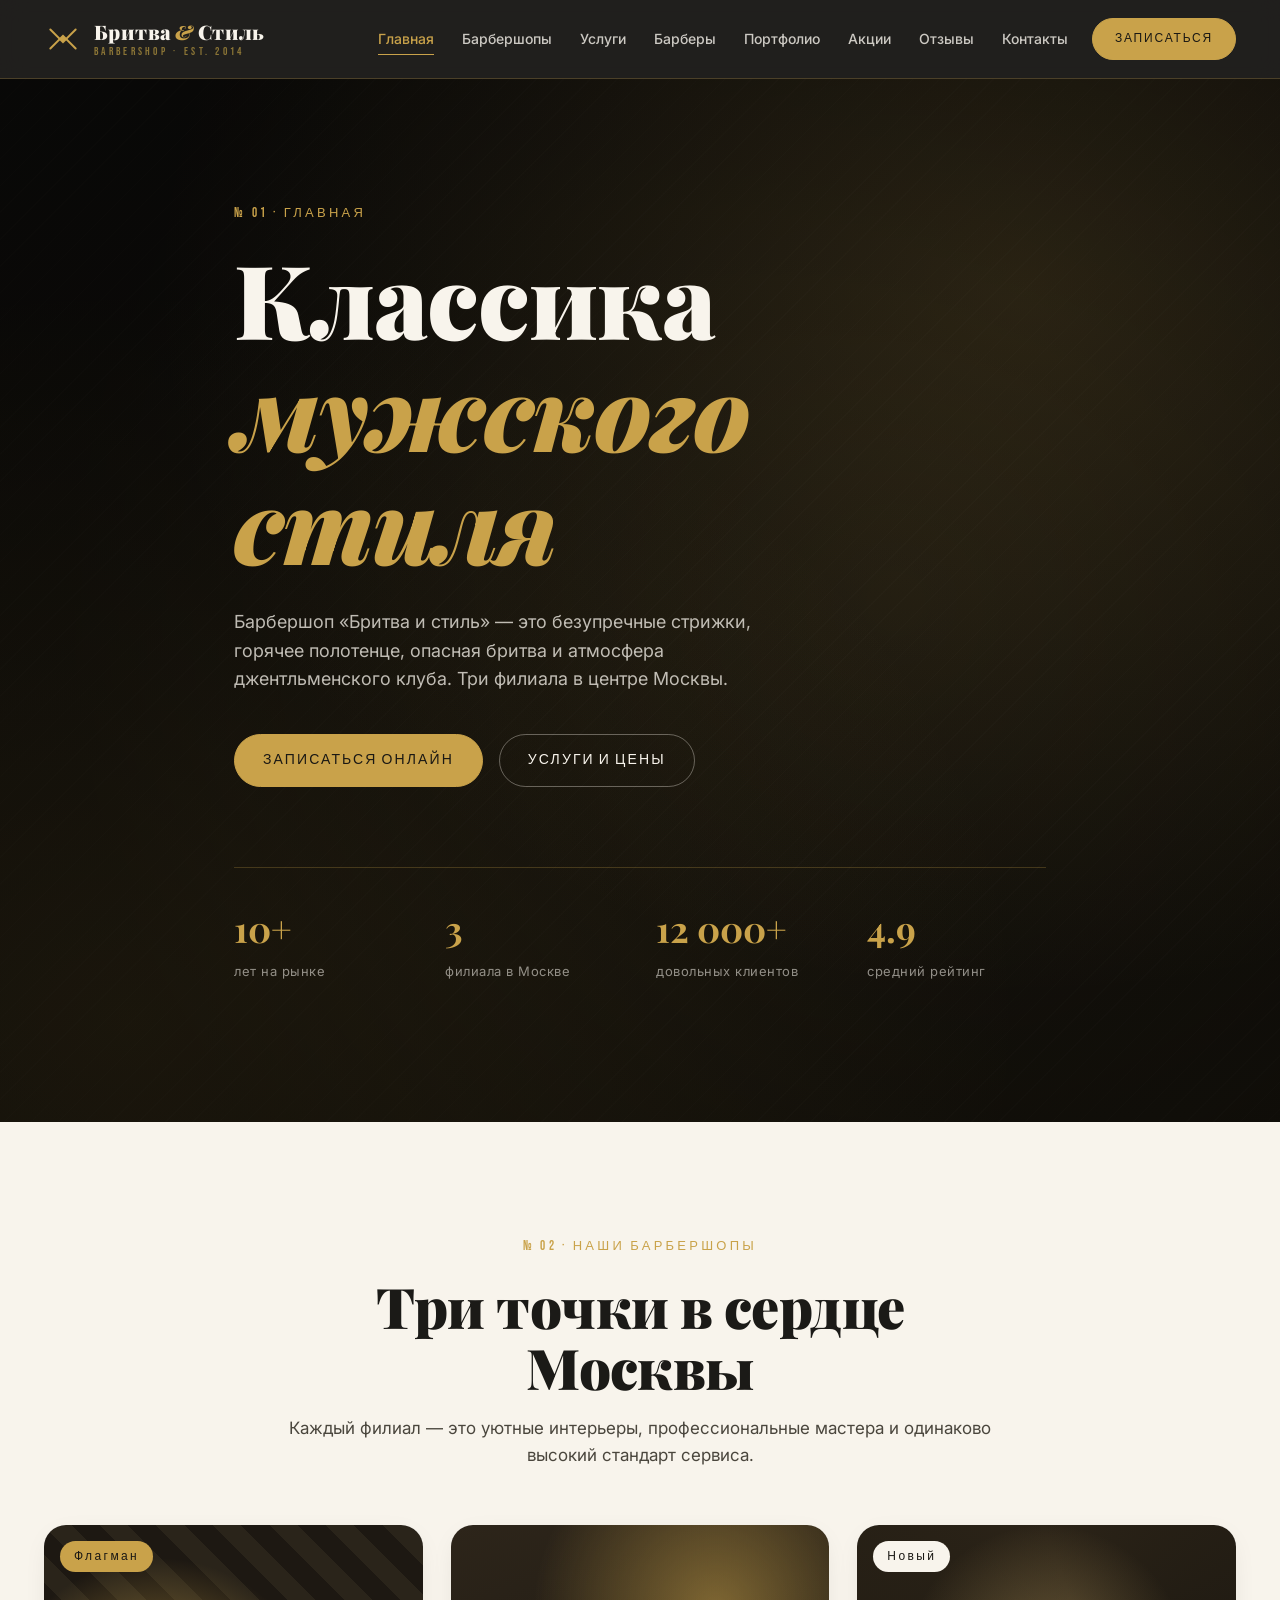
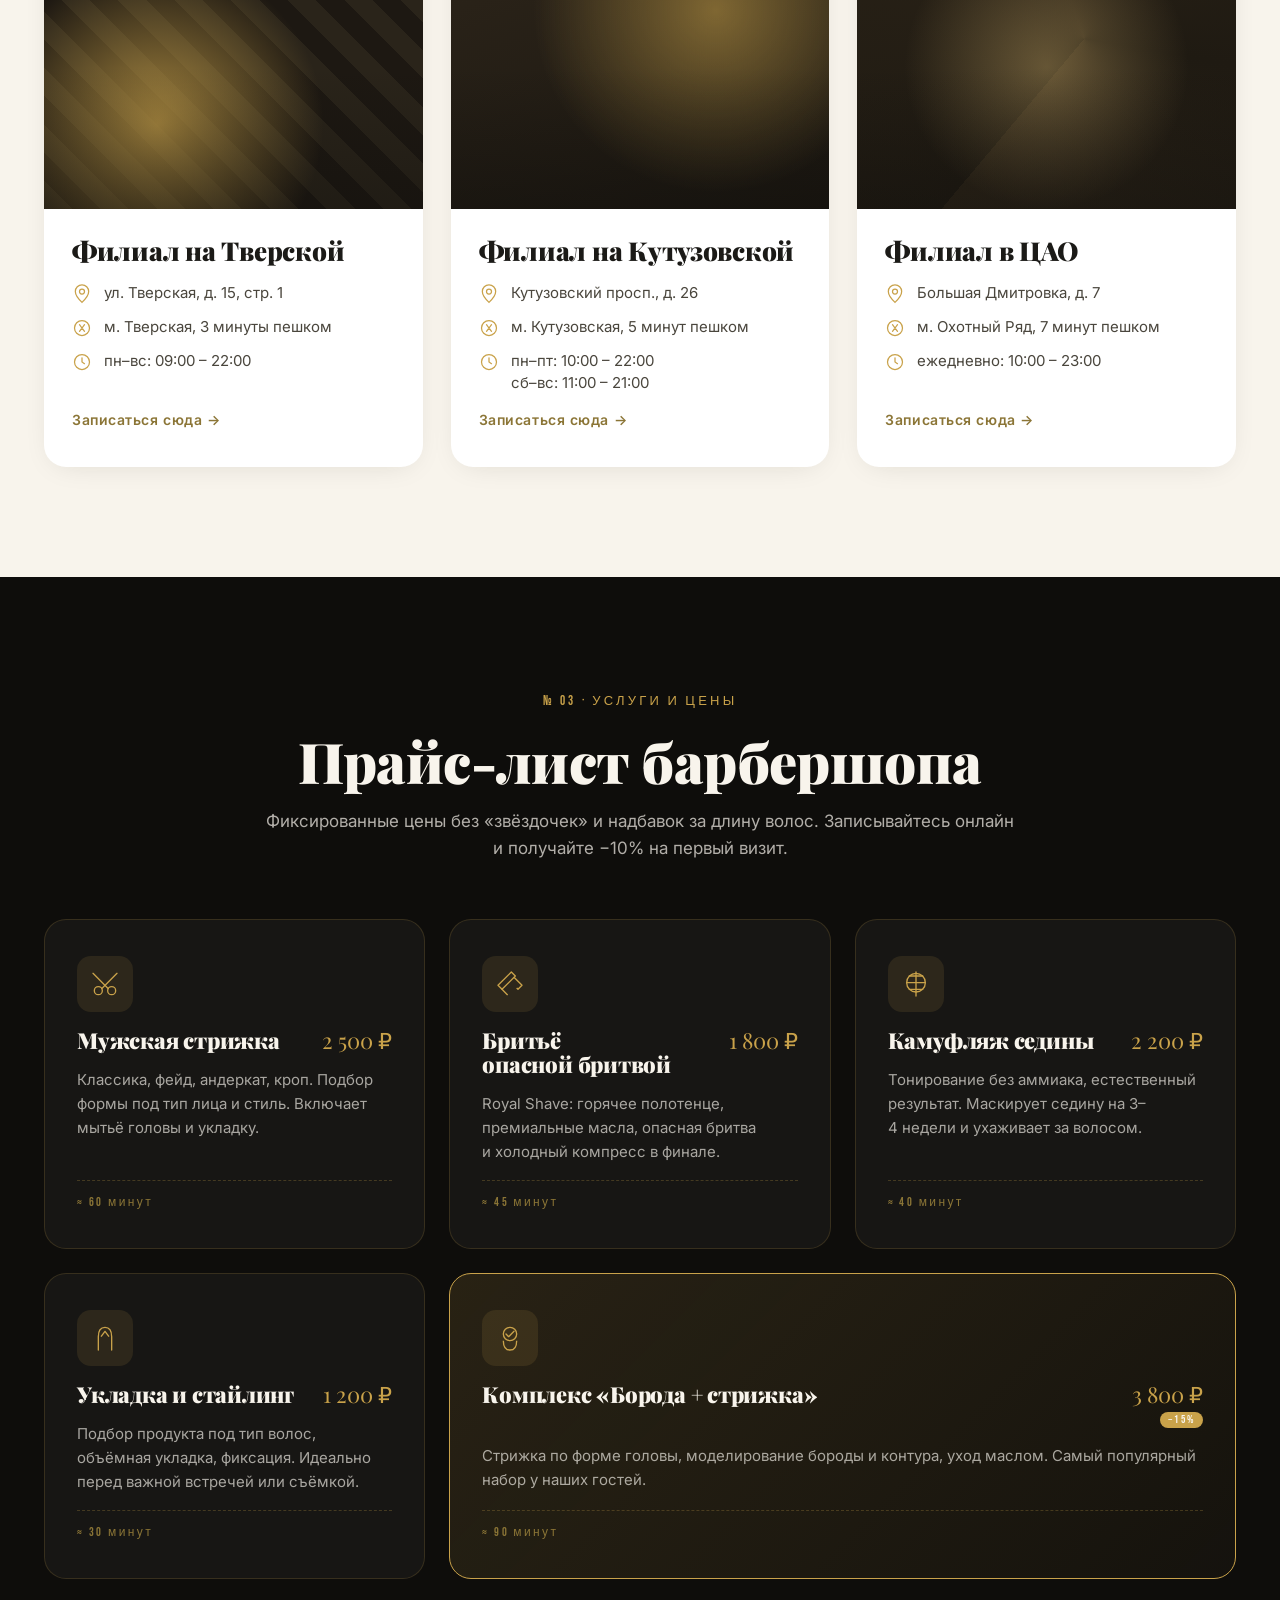
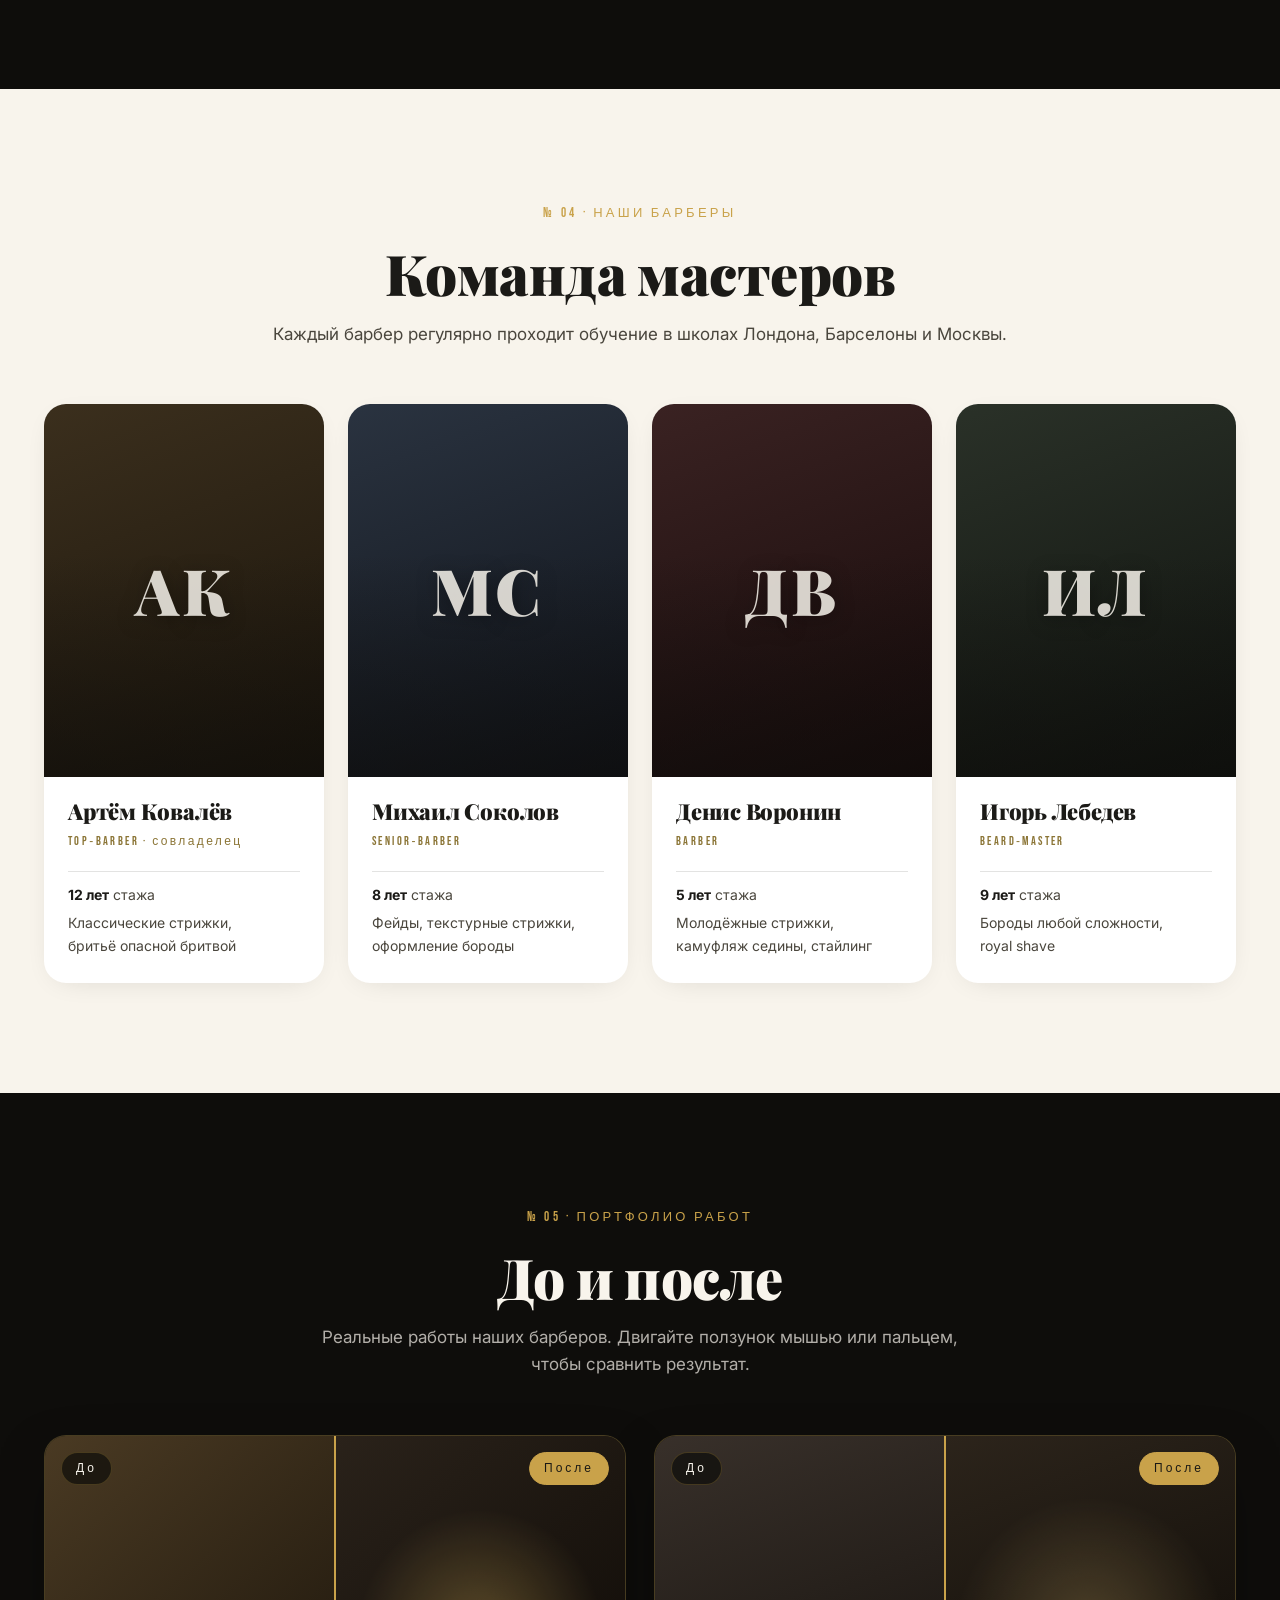
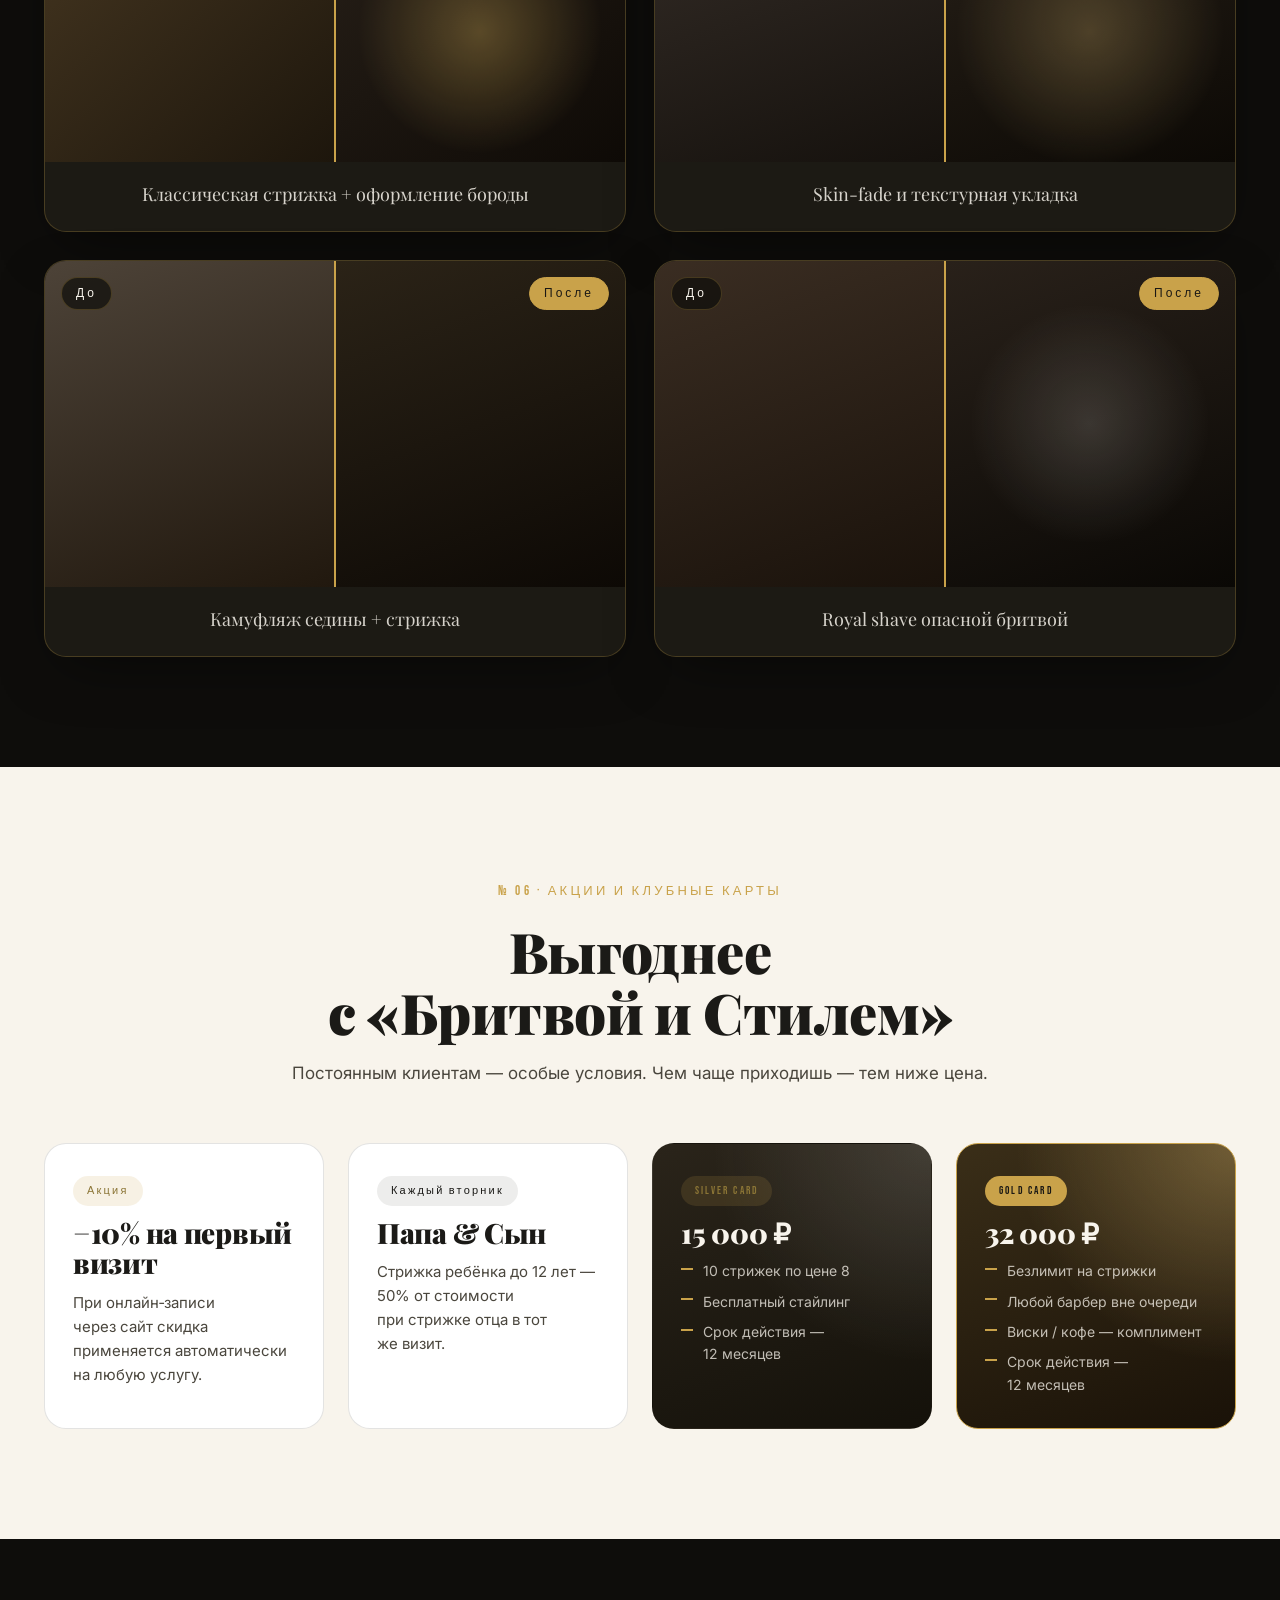
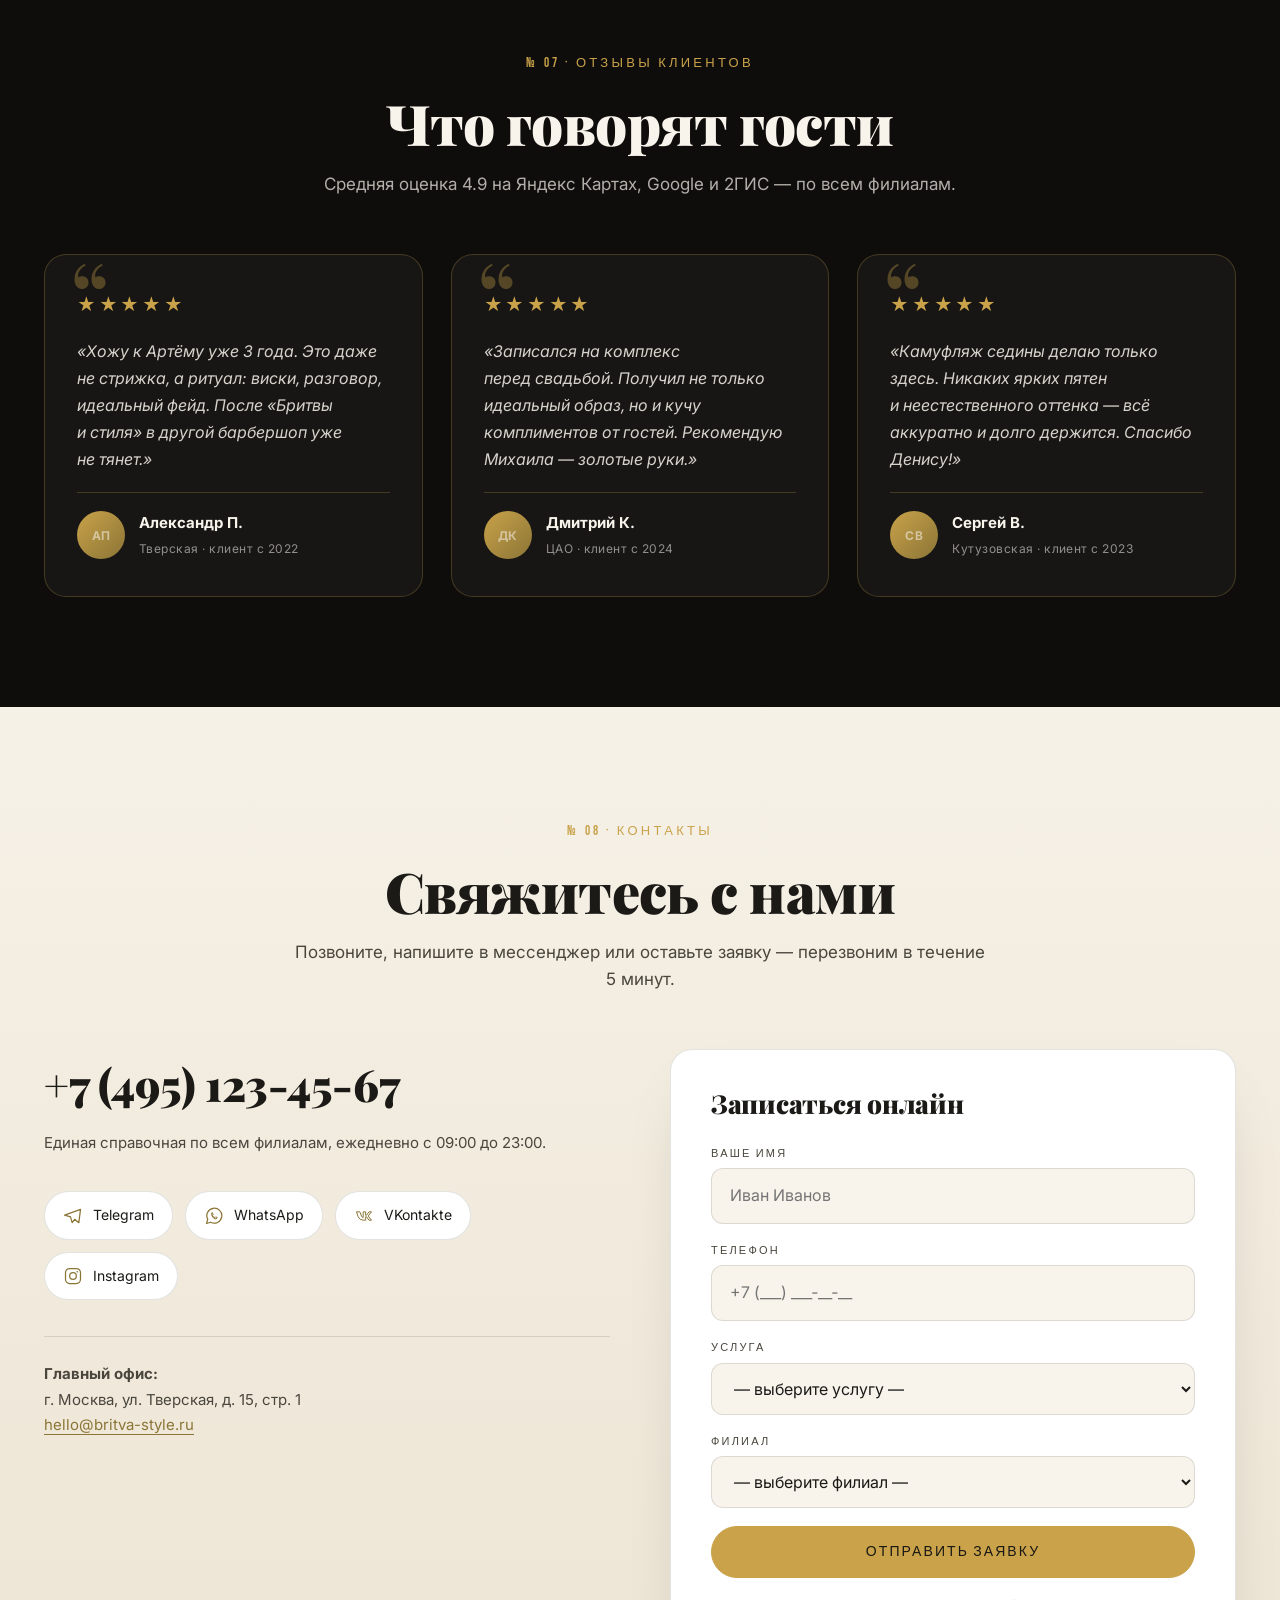
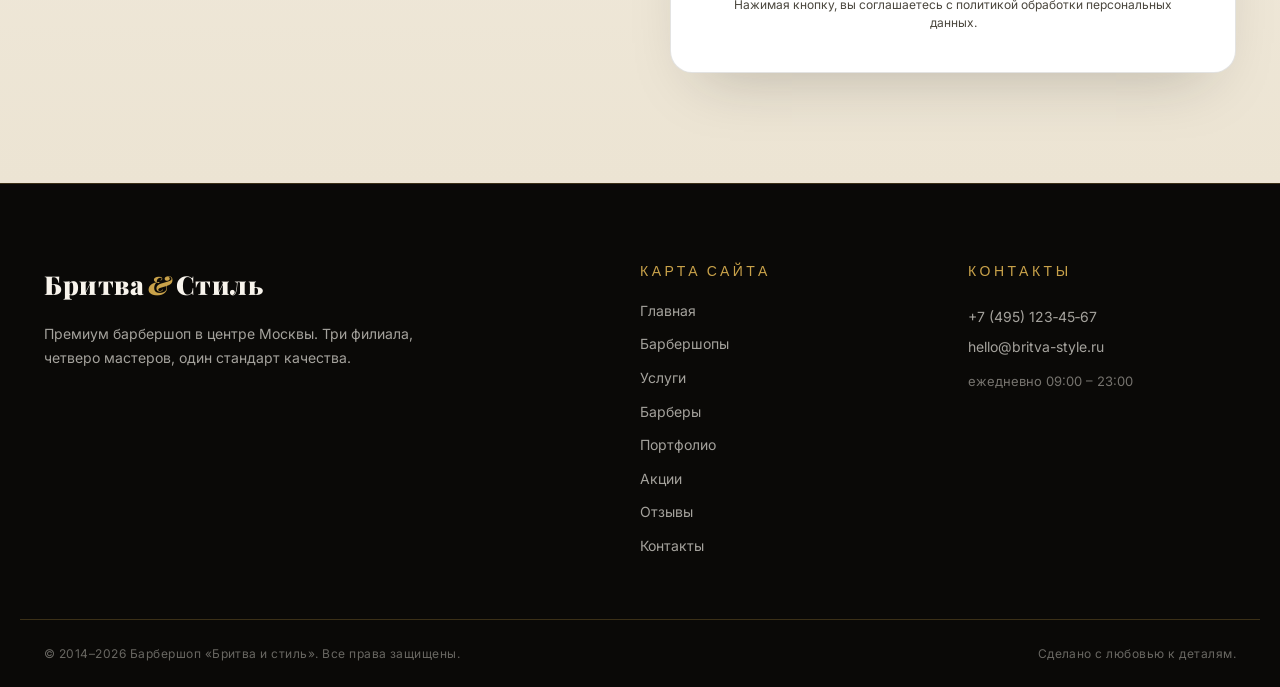
<file: index.html>
<!DOCTYPE html>
<html lang="ru">
<head>
    <meta charset="UTF-8">
    <meta name="viewport" content="width=device-width, initial-scale=1.0">
    <meta name="description" content="Барбершоп «Бритва и стиль» — мужские стрижки, бритьё, оформление бороды. Три филиала в Москве. Премиум сервис для настоящих мужчин.">
    <title>Бритва и стиль — премиум барбершоп в Москве</title>
    <link rel="preconnect" href="https://fonts.googleapis.com">
    <link rel="preconnect" href="https://fonts.gstatic.com" crossorigin>
    <link href="https://fonts.googleapis.com/css2?family=Bebas+Neue&family=Inter:wght@300;400;500;600;700&family=Playfair+Display:wght@700;900&display=swap" rel="stylesheet">
    <link rel="stylesheet" href="css/style.css">
</head>
<body>

    <!-- HEADER -->
    <header class="header" id="top">
        <div class="container header__inner">
            <a href="#top" class="logo">
                <svg class="logo__icon" viewBox="0 0 48 48" fill="none" xmlns="http://www.w3.org/2000/svg" aria-hidden="true">
                    <path d="M8 12 L24 28 L40 12" stroke="currentColor" stroke-width="2.5" stroke-linecap="round"/>
                    <path d="M8 36 L24 20 L40 36" stroke="currentColor" stroke-width="2.5" stroke-linecap="round"/>
                    <circle cx="24" cy="24" r="3" fill="currentColor"/>
                </svg>
                <div class="logo__text">
                    <span class="logo__title">Бритва<span>&amp;</span>Стиль</span>
                    <span class="logo__sub">barbershop · est. 2014</span>
                </div>
            </a>

            <nav class="nav" id="nav">
                <ul class="nav__list">
                    <li><a href="#home">Главная</a></li>
                    <li><a href="#shops">Барбершопы</a></li>
                    <li><a href="#services">Услуги</a></li>
                    <li><a href="#barbers">Барберы</a></li>
                    <li><a href="#portfolio">Портфолио</a></li>
                    <li><a href="#promo">Акции</a></li>
                    <li><a href="#reviews">Отзывы</a></li>
                    <li><a href="#contacts">Контакты</a></li>
                </ul>
            </nav>

            <a href="#contacts" class="btn btn--primary header__cta">Записаться</a>

            <button class="burger" aria-label="Меню" aria-expanded="false" aria-controls="nav">
                <span></span><span></span><span></span>
            </button>
        </div>
    </header>

    <main>

        <!-- 1. ГЛАВНАЯ -->
        <section class="hero" id="home">
            <div class="hero__bg" aria-hidden="true"></div>
            <div class="container hero__inner">
                <span class="eyebrow">№ 01 · Главная</span>
                <h1 class="hero__title">
                    Классика<br>
                    <span class="accent">мужского стиля</span>
                </h1>
                <p class="hero__lead">
                    Барбершоп «Бритва и стиль» — это безупречные стрижки, горячее полотенце,
                    опасная бритва и атмосфера джентльменского клуба. Три филиала в центре Москвы.
                </p>
                <div class="hero__actions">
                    <a href="#contacts" class="btn btn--primary">Записаться онлайн</a>
                    <a href="#services" class="btn btn--ghost">Услуги и цены</a>
                </div>

                <ul class="hero__stats">
                    <li><strong>10+</strong><span>лет на рынке</span></li>
                    <li><strong>3</strong><span>филиала в Москве</span></li>
                    <li><strong>12 000+</strong><span>довольных клиентов</span></li>
                    <li><strong>4.9</strong><span>средний рейтинг</span></li>
                </ul>
            </div>
        </section>

        <!-- 2. НАШИ БАРБЕРШОПЫ -->
        <section class="section" id="shops">
            <div class="container">
                <header class="section__head">
                    <span class="eyebrow">№ 02 · Наши барбершопы</span>
                    <h2 class="section__title">Три точки в&nbsp;сердце Москвы</h2>
                    <p class="section__lead">Каждый филиал — это уютные интерьеры, профессиональные мастера и&nbsp;одинаково высокий стандарт сервиса.</p>
                </header>

                <div class="shops-grid">
                    <!-- 2.1 Тверская -->
                    <article class="shop-card" id="shop-tverskaya">
                        <div class="shop-card__image shop-card__image--1">
                            <span class="shop-card__badge">Флагман</span>
                        </div>
                        <div class="shop-card__body">
                            <h3>Филиал на&nbsp;Тверской</h3>
                            <ul class="shop-card__info">
                                <li>
                                    <svg viewBox="0 0 24 24" fill="none" aria-hidden="true"><path d="M12 22s8-7.5 8-13a8 8 0 1 0-16 0c0 5.5 8 13 8 13Z" stroke="currentColor" stroke-width="1.5"/><circle cx="12" cy="9" r="3" stroke="currentColor" stroke-width="1.5"/></svg>
                                    <span>ул.&nbsp;Тверская, д.&nbsp;15, стр.&nbsp;1</span>
                                </li>
                                <li>
                                    <svg viewBox="0 0 24 24" fill="none" aria-hidden="true"><circle cx="12" cy="12" r="9" stroke="currentColor" stroke-width="1.5"/><path d="M9 8l3 4 3-4M9 16l3-4 3 4" stroke="currentColor" stroke-width="1.5" stroke-linecap="round"/></svg>
                                    <span>м.&nbsp;Тверская, 3 минуты пешком</span>
                                </li>
                                <li>
                                    <svg viewBox="0 0 24 24" fill="none" aria-hidden="true"><circle cx="12" cy="12" r="9" stroke="currentColor" stroke-width="1.5"/><path d="M12 7v5l3 2" stroke="currentColor" stroke-width="1.5" stroke-linecap="round"/></svg>
                                    <span>пн–вс: 09:00&nbsp;– 22:00</span>
                                </li>
                            </ul>
                            <a href="#contacts" class="link-arrow">Записаться сюда →</a>
                        </div>
                    </article>

                    <!-- 2.2 Кутузовская -->
                    <article class="shop-card" id="shop-kutuzovskaya">
                        <div class="shop-card__image shop-card__image--2"></div>
                        <div class="shop-card__body">
                            <h3>Филиал на&nbsp;Кутузовской</h3>
                            <ul class="shop-card__info">
                                <li>
                                    <svg viewBox="0 0 24 24" fill="none" aria-hidden="true"><path d="M12 22s8-7.5 8-13a8 8 0 1 0-16 0c0 5.5 8 13 8 13Z" stroke="currentColor" stroke-width="1.5"/><circle cx="12" cy="9" r="3" stroke="currentColor" stroke-width="1.5"/></svg>
                                    <span>Кутузовский&nbsp;просп., д.&nbsp;26</span>
                                </li>
                                <li>
                                    <svg viewBox="0 0 24 24" fill="none" aria-hidden="true"><circle cx="12" cy="12" r="9" stroke="currentColor" stroke-width="1.5"/><path d="M9 8l3 4 3-4M9 16l3-4 3 4" stroke="currentColor" stroke-width="1.5" stroke-linecap="round"/></svg>
                                    <span>м.&nbsp;Кутузовская, 5 минут пешком</span>
                                </li>
                                <li>
                                    <svg viewBox="0 0 24 24" fill="none" aria-hidden="true"><circle cx="12" cy="12" r="9" stroke="currentColor" stroke-width="1.5"/><path d="M12 7v5l3 2" stroke="currentColor" stroke-width="1.5" stroke-linecap="round"/></svg>
                                    <span>пн–пт: 10:00&nbsp;– 22:00<br>сб–вс: 11:00&nbsp;– 21:00</span>
                                </li>
                            </ul>
                            <a href="#contacts" class="link-arrow">Записаться сюда →</a>
                        </div>
                    </article>

                    <!-- 2.3 ЦАО -->
                    <article class="shop-card" id="shop-cao">
                        <div class="shop-card__image shop-card__image--3">
                            <span class="shop-card__badge shop-card__badge--new">Новый</span>
                        </div>
                        <div class="shop-card__body">
                            <h3>Филиал в&nbsp;ЦАО</h3>
                            <ul class="shop-card__info">
                                <li>
                                    <svg viewBox="0 0 24 24" fill="none" aria-hidden="true"><path d="M12 22s8-7.5 8-13a8 8 0 1 0-16 0c0 5.5 8 13 8 13Z" stroke="currentColor" stroke-width="1.5"/><circle cx="12" cy="9" r="3" stroke="currentColor" stroke-width="1.5"/></svg>
                                    <span>Большая&nbsp;Дмитровка, д.&nbsp;7</span>
                                </li>
                                <li>
                                    <svg viewBox="0 0 24 24" fill="none" aria-hidden="true"><circle cx="12" cy="12" r="9" stroke="currentColor" stroke-width="1.5"/><path d="M9 8l3 4 3-4M9 16l3-4 3 4" stroke="currentColor" stroke-width="1.5" stroke-linecap="round"/></svg>
                                    <span>м.&nbsp;Охотный Ряд, 7 минут пешком</span>
                                </li>
                                <li>
                                    <svg viewBox="0 0 24 24" fill="none" aria-hidden="true"><circle cx="12" cy="12" r="9" stroke="currentColor" stroke-width="1.5"/><path d="M12 7v5l3 2" stroke="currentColor" stroke-width="1.5" stroke-linecap="round"/></svg>
                                    <span>ежедневно: 10:00&nbsp;– 23:00</span>
                                </li>
                            </ul>
                            <a href="#contacts" class="link-arrow">Записаться сюда →</a>
                        </div>
                    </article>
                </div>
            </div>
        </section>

        <!-- 3. УСЛУГИ И ЦЕНЫ -->
        <section class="section section--dark" id="services">
            <div class="container">
                <header class="section__head">
                    <span class="eyebrow">№ 03 · Услуги и&nbsp;цены</span>
                    <h2 class="section__title">Прайс‑лист барбершопа</h2>
                    <p class="section__lead">Фиксированные цены без&nbsp;«звёздочек» и&nbsp;надбавок за&nbsp;длину волос. Записывайтесь онлайн и&nbsp;получайте −10% на&nbsp;первый визит.</p>
                </header>

                <div class="services">
                    <article class="service" id="srv-haircut">
                        <div class="service__icon">
                            <svg viewBox="0 0 48 48" fill="none" aria-hidden="true">
                                <circle cx="14" cy="34" r="6" stroke="currentColor" stroke-width="2"/>
                                <circle cx="34" cy="34" r="6" stroke="currentColor" stroke-width="2"/>
                                <path d="M19 31 L42 8 M29 31 L6 8" stroke="currentColor" stroke-width="2" stroke-linecap="round"/>
                            </svg>
                        </div>
                        <div class="service__head">
                            <h3>Мужская стрижка</h3>
                            <span class="service__price">2&nbsp;500&nbsp;₽</span>
                        </div>
                        <p>Классика, фейд, андеркат, кроп. Подбор формы под&nbsp;тип лица и&nbsp;стиль. Включает мытьё головы и&nbsp;укладку.</p>
                        <span class="service__time">≈ 60 минут</span>
                    </article>

                    <article class="service" id="srv-shave">
                        <div class="service__icon">
                            <svg viewBox="0 0 48 48" fill="none" aria-hidden="true">
                                <path d="M6 26 L26 6 L32 12 L12 32 Z" stroke="currentColor" stroke-width="2" stroke-linejoin="round"/>
                                <path d="M30 14 L42 26 L36 32 L34 30" stroke="currentColor" stroke-width="2" stroke-linejoin="round"/>
                                <path d="M12 32 L20 40" stroke="currentColor" stroke-width="2" stroke-linecap="round"/>
                            </svg>
                        </div>
                        <div class="service__head">
                            <h3>Бритьё опасной&nbsp;бритвой</h3>
                            <span class="service__price">1&nbsp;800&nbsp;₽</span>
                        </div>
                        <p>Royal Shave: горячее полотенце, премиальные масла, опасная бритва и&nbsp;холодный компресс в&nbsp;финале.</p>
                        <span class="service__time">≈ 45 минут</span>
                    </article>

                    <article class="service" id="srv-camo">
                        <div class="service__icon">
                            <svg viewBox="0 0 48 48" fill="none" aria-hidden="true">
                                <path d="M24 6 L24 42 M14 12 L34 12 M10 22 L38 22 M14 32 L34 32" stroke="currentColor" stroke-width="2" stroke-linecap="round"/>
                                <circle cx="24" cy="22" r="14" stroke="currentColor" stroke-width="2"/>
                            </svg>
                        </div>
                        <div class="service__head">
                            <h3>Камуфляж седины</h3>
                            <span class="service__price">2&nbsp;200&nbsp;₽</span>
                        </div>
                        <p>Тонирование без&nbsp;аммиака, естественный результат. Маскирует седину на&nbsp;3–4&nbsp;недели и&nbsp;ухаживает за&nbsp;волосом.</p>
                        <span class="service__time">≈ 40 минут</span>
                    </article>

                    <article class="service" id="srv-styling">
                        <div class="service__icon">
                            <svg viewBox="0 0 48 48" fill="none" aria-hidden="true">
                                <path d="M14 42 L14 22 Q14 8 24 8 Q34 8 34 22 L34 42" stroke="currentColor" stroke-width="2" stroke-linecap="round"/>
                                <path d="M18 22 L24 14 L30 22" stroke="currentColor" stroke-width="2" stroke-linejoin="round"/>
                            </svg>
                        </div>
                        <div class="service__head">
                            <h3>Укладка и&nbsp;стайлинг</h3>
                            <span class="service__price">1&nbsp;200&nbsp;₽</span>
                        </div>
                        <p>Подбор продукта под&nbsp;тип волос, объёмная укладка, фиксация. Идеально перед&nbsp;важной встречей или&nbsp;съёмкой.</p>
                        <span class="service__time">≈ 30 минут</span>
                    </article>

                    <article class="service service--featured" id="srv-combo">
                        <div class="service__icon">
                            <svg viewBox="0 0 48 48" fill="none" aria-hidden="true">
                                <circle cx="24" cy="18" r="10" stroke="currentColor" stroke-width="2"/>
                                <path d="M14 28 Q14 42 24 42 Q34 42 34 28" stroke="currentColor" stroke-width="2"/>
                                <path d="M18 18 L22 22 L30 14" stroke="currentColor" stroke-width="2" stroke-linecap="round" stroke-linejoin="round"/>
                            </svg>
                        </div>
                        <div class="service__head">
                            <h3>Комплекс «Борода&nbsp;+ стрижка»</h3>
                            <span class="service__price">3&nbsp;800&nbsp;₽<small>−15%</small></span>
                        </div>
                        <p>Стрижка по&nbsp;форме головы, моделирование бороды и&nbsp;контура, уход маслом. Самый популярный набор у&nbsp;наших гостей.</p>
                        <span class="service__time">≈ 90 минут</span>
                    </article>
                </div>
            </div>
        </section>

        <!-- 4. БАРБЕРЫ -->
        <section class="section" id="barbers">
            <div class="container">
                <header class="section__head">
                    <span class="eyebrow">№ 04 · Наши барберы</span>
                    <h2 class="section__title">Команда мастеров</h2>
                    <p class="section__lead">Каждый барбер регулярно проходит обучение в&nbsp;школах Лондона, Барселоны и&nbsp;Москвы.</p>
                </header>

                <div class="barbers">
                    <article class="barber">
                        <div class="barber__photo barber__photo--1">
                            <span class="barber__initials">АК</span>
                        </div>
                        <div class="barber__body">
                            <h3>Артём Ковалёв</h3>
                            <span class="barber__role">Top‑barber · совладелец</span>
                            <ul class="barber__meta">
                                <li><strong>12&nbsp;лет</strong> стажа</li>
                                <li>Классические стрижки, бритьё&nbsp;опасной&nbsp;бритвой</li>
                            </ul>
                        </div>
                    </article>

                    <article class="barber">
                        <div class="barber__photo barber__photo--2">
                            <span class="barber__initials">МС</span>
                        </div>
                        <div class="barber__body">
                            <h3>Михаил Соколов</h3>
                            <span class="barber__role">Senior‑barber</span>
                            <ul class="barber__meta">
                                <li><strong>8&nbsp;лет</strong> стажа</li>
                                <li>Фейды, текстурные стрижки, оформление&nbsp;бороды</li>
                            </ul>
                        </div>
                    </article>

                    <article class="barber">
                        <div class="barber__photo barber__photo--3">
                            <span class="barber__initials">ДВ</span>
                        </div>
                        <div class="barber__body">
                            <h3>Денис Воронин</h3>
                            <span class="barber__role">Barber</span>
                            <ul class="barber__meta">
                                <li><strong>5&nbsp;лет</strong> стажа</li>
                                <li>Молодёжные стрижки, камуфляж&nbsp;седины, стайлинг</li>
                            </ul>
                        </div>
                    </article>

                    <article class="barber">
                        <div class="barber__photo barber__photo--4">
                            <span class="barber__initials">ИЛ</span>
                        </div>
                        <div class="barber__body">
                            <h3>Игорь Лебедев</h3>
                            <span class="barber__role">Beard‑master</span>
                            <ul class="barber__meta">
                                <li><strong>9&nbsp;лет</strong> стажа</li>
                                <li>Бороды любой&nbsp;сложности, royal&nbsp;shave</li>
                            </ul>
                        </div>
                    </article>
                </div>
            </div>
        </section>

        <!-- 5. ПОРТФОЛИО -->
        <section class="section section--dark" id="portfolio">
            <div class="container">
                <header class="section__head">
                    <span class="eyebrow">№ 05 · Портфолио работ</span>
                    <h2 class="section__title">До&nbsp;и&nbsp;после</h2>
                    <p class="section__lead">Реальные работы наших барберов. Двигайте ползунок мышью или&nbsp;пальцем, чтобы&nbsp;сравнить результат.</p>
                </header>

                <div class="portfolio">
                    <figure class="ba-card">
                        <div class="ba-card__images">
                            <div class="ba-card__before ba-card__img--1a"><span>До</span></div>
                            <div class="ba-card__after  ba-card__img--1b"><span>После</span></div>
                        </div>
                        <figcaption>Классическая стрижка + оформление&nbsp;бороды</figcaption>
                    </figure>

                    <figure class="ba-card">
                        <div class="ba-card__images">
                            <div class="ba-card__before ba-card__img--2a"><span>До</span></div>
                            <div class="ba-card__after  ba-card__img--2b"><span>После</span></div>
                        </div>
                        <figcaption>Skin‑fade и&nbsp;текстурная укладка</figcaption>
                    </figure>

                    <figure class="ba-card">
                        <div class="ba-card__images">
                            <div class="ba-card__before ba-card__img--3a"><span>До</span></div>
                            <div class="ba-card__after  ba-card__img--3b"><span>После</span></div>
                        </div>
                        <figcaption>Камуфляж седины + стрижка</figcaption>
                    </figure>

                    <figure class="ba-card">
                        <div class="ba-card__images">
                            <div class="ba-card__before ba-card__img--4a"><span>До</span></div>
                            <div class="ba-card__after  ba-card__img--4b"><span>После</span></div>
                        </div>
                        <figcaption>Royal shave опасной&nbsp;бритвой</figcaption>
                    </figure>
                </div>
            </div>
        </section>

        <!-- 6. АКЦИИ И КЛУБНЫЕ КАРТЫ -->
        <section class="section" id="promo">
            <div class="container">
                <header class="section__head">
                    <span class="eyebrow">№ 06 · Акции и&nbsp;клубные карты</span>
                    <h2 class="section__title">Выгоднее с&nbsp;«Бритвой&nbsp;и&nbsp;Стилем»</h2>
                    <p class="section__lead">Постоянным клиентам — особые условия. Чем&nbsp;чаще приходишь&nbsp;— тем&nbsp;ниже цена.</p>
                </header>

                <div class="promos">
                    <article class="promo">
                        <span class="promo__tag">Акция</span>
                        <h3>−10% на&nbsp;первый визит</h3>
                        <p>При&nbsp;онлайн‑записи через&nbsp;сайт скидка применяется автоматически на&nbsp;любую услугу.</p>
                    </article>

                    <article class="promo">
                        <span class="promo__tag promo__tag--alt">Каждый вторник</span>
                        <h3>Папа &amp; Сын</h3>
                        <p>Стрижка ребёнка до&nbsp;12&nbsp;лет — 50% от&nbsp;стоимости при&nbsp;стрижке отца в&nbsp;тот же&nbsp;визит.</p>
                    </article>

                    <article class="promo promo--card promo--silver">
                        <span class="promo__tag">Silver Card</span>
                        <h3>15&nbsp;000&nbsp;₽</h3>
                        <ul class="promo__features">
                            <li>10 стрижек по&nbsp;цене 8</li>
                            <li>Бесплатный стайлинг</li>
                            <li>Срок действия — 12&nbsp;месяцев</li>
                        </ul>
                    </article>

                    <article class="promo promo--card promo--gold">
                        <span class="promo__tag promo__tag--gold">Gold Card</span>
                        <h3>32&nbsp;000&nbsp;₽</h3>
                        <ul class="promo__features">
                            <li>Безлимит на&nbsp;стрижки</li>
                            <li>Любой барбер вне&nbsp;очереди</li>
                            <li>Виски / кофе&nbsp;— комплимент</li>
                            <li>Срок действия — 12&nbsp;месяцев</li>
                        </ul>
                    </article>
                </div>
            </div>
        </section>

        <!-- 7. ОТЗЫВЫ -->
        <section class="section section--dark" id="reviews">
            <div class="container">
                <header class="section__head">
                    <span class="eyebrow">№ 07 · Отзывы клиентов</span>
                    <h2 class="section__title">Что&nbsp;говорят гости</h2>
                    <p class="section__lead">Средняя оценка 4.9 на&nbsp;Яндекс&nbsp;Картах, Google и&nbsp;2ГИС&nbsp;— по&nbsp;всем филиалам.</p>
                </header>

                <div class="reviews">
                    <blockquote class="review">
                        <div class="review__stars" aria-label="Оценка 5 из 5">★★★★★</div>
                        <p>«Хожу к&nbsp;Артёму уже 3&nbsp;года. Это даже не&nbsp;стрижка, а&nbsp;ритуал: виски, разговор, идеальный фейд. После «Бритвы и&nbsp;стиля» в&nbsp;другой барбершоп уже не&nbsp;тянет.»</p>
                        <footer>
                            <span class="review__avatar">АП</span>
                            <div>
                                <strong>Александр П.</strong>
                                <span>Тверская · клиент с&nbsp;2022</span>
                            </div>
                        </footer>
                    </blockquote>

                    <blockquote class="review">
                        <div class="review__stars" aria-label="Оценка 5 из 5">★★★★★</div>
                        <p>«Записался на&nbsp;комплекс перед&nbsp;свадьбой. Получил не&nbsp;только идеальный образ, но&nbsp;и&nbsp;кучу комплиментов от&nbsp;гостей. Рекомендую Михаила&nbsp;— золотые руки.»</p>
                        <footer>
                            <span class="review__avatar">ДК</span>
                            <div>
                                <strong>Дмитрий К.</strong>
                                <span>ЦАО · клиент с&nbsp;2024</span>
                            </div>
                        </footer>
                    </blockquote>

                    <blockquote class="review">
                        <div class="review__stars" aria-label="Оценка 5 из 5">★★★★★</div>
                        <p>«Камуфляж седины делаю только здесь. Никаких ярких пятен и&nbsp;неестественного оттенка&nbsp;— всё аккуратно и&nbsp;долго держится. Спасибо Денису!»</p>
                        <footer>
                            <span class="review__avatar">СВ</span>
                            <div>
                                <strong>Сергей В.</strong>
                                <span>Кутузовская · клиент с&nbsp;2023</span>
                            </div>
                        </footer>
                    </blockquote>
                </div>
            </div>
        </section>

        <!-- 8. КОНТАКТЫ -->
        <section class="section section--contacts" id="contacts">
            <div class="container">
                <header class="section__head">
                    <span class="eyebrow">№ 08 · Контакты</span>
                    <h2 class="section__title">Свяжитесь с&nbsp;нами</h2>
                    <p class="section__lead">Позвоните, напишите в&nbsp;мессенджер или&nbsp;оставьте заявку&nbsp;— перезвоним в&nbsp;течение 5&nbsp;минут.</p>
                </header>

                <div class="contacts">
                    <div class="contacts__info">
                        <a href="tel:+74951234567" class="contacts__phone">+7 (495) 123‑45‑67</a>
                        <p class="contacts__hint">Единая справочная по&nbsp;всем филиалам, ежедневно с&nbsp;09:00 до&nbsp;23:00.</p>

                        <ul class="socials">
                            <li>
                                <a href="https://t.me/" target="_blank" rel="noopener" aria-label="Telegram">
                                    <svg viewBox="0 0 24 24" fill="none" aria-hidden="true"><path d="M21 4 L2 11 L9 13 L11 20 L14 16 L19 20 L21 4 Z" stroke="currentColor" stroke-width="1.5" stroke-linejoin="round"/></svg>
                                    <span>Telegram</span>
                                </a>
                            </li>
                            <li>
                                <a href="https://wa.me/" target="_blank" rel="noopener" aria-label="WhatsApp">
                                    <svg viewBox="0 0 24 24" fill="none" aria-hidden="true"><path d="M3 21 L4.5 16 A9 9 0 1 1 8 19.5 L3 21 Z" stroke="currentColor" stroke-width="1.5" stroke-linejoin="round"/><path d="M9 9 Q9 12 12 15 Q15 16.5 16 14 L14 13 L13 14 Q11 13 10 11 L11 10 L10 8 Q9 8 9 9 Z" stroke="currentColor" stroke-width="1.2" stroke-linejoin="round"/></svg>
                                    <span>WhatsApp</span>
                                </a>
                            </li>
                            <li>
                                <a href="https://vk.com/" target="_blank" rel="noopener" aria-label="VK">
                                    <svg viewBox="0 0 24 24" fill="none" aria-hidden="true"><path d="M3 7 H7 L9 12 Q10 14 11 14 L11 7 H14 V11 Q14 12 15 11 L18 7 H21 L17 12 L21 17 H18 L15 13 Q14 12 14 13 V17 H11 Q7 17 5 13 L3 7 Z" stroke="currentColor" stroke-width="1.2" stroke-linejoin="round"/></svg>
                                    <span>VKontakte</span>
                                </a>
                            </li>
                            <li>
                                <a href="https://instagram.com/" target="_blank" rel="noopener" aria-label="Instagram">
                                    <svg viewBox="0 0 24 24" fill="none" aria-hidden="true"><rect x="3" y="3" width="18" height="18" rx="5" stroke="currentColor" stroke-width="1.5"/><circle cx="12" cy="12" r="4" stroke="currentColor" stroke-width="1.5"/><circle cx="17" cy="7" r="1" fill="currentColor"/></svg>
                                    <span>Instagram</span>
                                </a>
                            </li>
                        </ul>

                        <address class="contacts__address">
                            <strong>Главный офис:</strong><br>
                            г.&nbsp;Москва, ул.&nbsp;Тверская, д.&nbsp;15, стр.&nbsp;1<br>
                            <a href="mailto:hello@britva-style.ru">hello@britva-style.ru</a>
                        </address>
                    </div>

                    <form class="contact-form" onsubmit="event.preventDefault(); this.querySelector('.form-success').hidden=false; this.reset();">
                        <h3>Записаться онлайн</h3>

                        <label class="field">
                            <span>Ваше имя</span>
                            <input type="text" name="name" placeholder="Иван Иванов" required>
                        </label>

                        <label class="field">
                            <span>Телефон</span>
                            <input type="tel" name="phone" placeholder="+7 (___) ___‑__‑__" required>
                        </label>

                        <label class="field">
                            <span>Услуга</span>
                            <select name="service" required>
                                <option value="">— выберите услугу —</option>
                                <option>Мужская стрижка</option>
                                <option>Бритьё опасной бритвой</option>
                                <option>Камуфляж седины</option>
                                <option>Укладка и стайлинг</option>
                                <option>Комплекс «Борода + стрижка»</option>
                            </select>
                        </label>

                        <label class="field">
                            <span>Филиал</span>
                            <select name="shop" required>
                                <option value="">— выберите филиал —</option>
                                <option>Тверская</option>
                                <option>Кутузовская</option>
                                <option>ЦАО · Б. Дмитровка</option>
                            </select>
                        </label>

                        <button type="submit" class="btn btn--primary btn--block">Отправить заявку</button>
                        <p class="form-note">Нажимая кнопку, вы&nbsp;соглашаетесь с&nbsp;политикой обработки персональных данных.</p>
                        <p class="form-success" hidden>Спасибо! Мы&nbsp;перезвоним в&nbsp;течение 5&nbsp;минут.</p>
                    </form>
                </div>
            </div>
        </section>

    </main>

    <footer class="footer">
        <div class="container footer__inner">
            <div class="footer__brand">
                <span class="logo__title">Бритва<span>&amp;</span>Стиль</span>
                <p>Премиум барбершоп в&nbsp;центре Москвы. Три филиала, четверо мастеров, один стандарт качества.</p>
            </div>

            <nav class="footer__nav" aria-label="Карта сайта">
                <h4>Карта сайта</h4>
                <ul>
                    <li><a href="#home">Главная</a></li>
                    <li><a href="#shops">Барбершопы</a></li>
                    <li><a href="#services">Услуги</a></li>
                    <li><a href="#barbers">Барберы</a></li>
                    <li><a href="#portfolio">Портфолио</a></li>
                    <li><a href="#promo">Акции</a></li>
                    <li><a href="#reviews">Отзывы</a></li>
                    <li><a href="#contacts">Контакты</a></li>
                </ul>
            </nav>

            <div class="footer__contacts">
                <h4>Контакты</h4>
                <a href="tel:+74951234567">+7&nbsp;(495)&nbsp;123‑45‑67</a>
                <a href="mailto:hello@britva-style.ru">hello@britva-style.ru</a>
                <p>ежедневно 09:00&nbsp;– 23:00</p>
            </div>
        </div>

        <div class="footer__bottom">
            <span>© 2014–2026 Барбершоп «Бритва и&nbsp;стиль». Все права защищены.</span>
            <span>Сделано с&nbsp;любовью к&nbsp;деталям.</span>
        </div>
    </footer>

    <script src="js/main.js"></script>
</body>
</html>
</file>
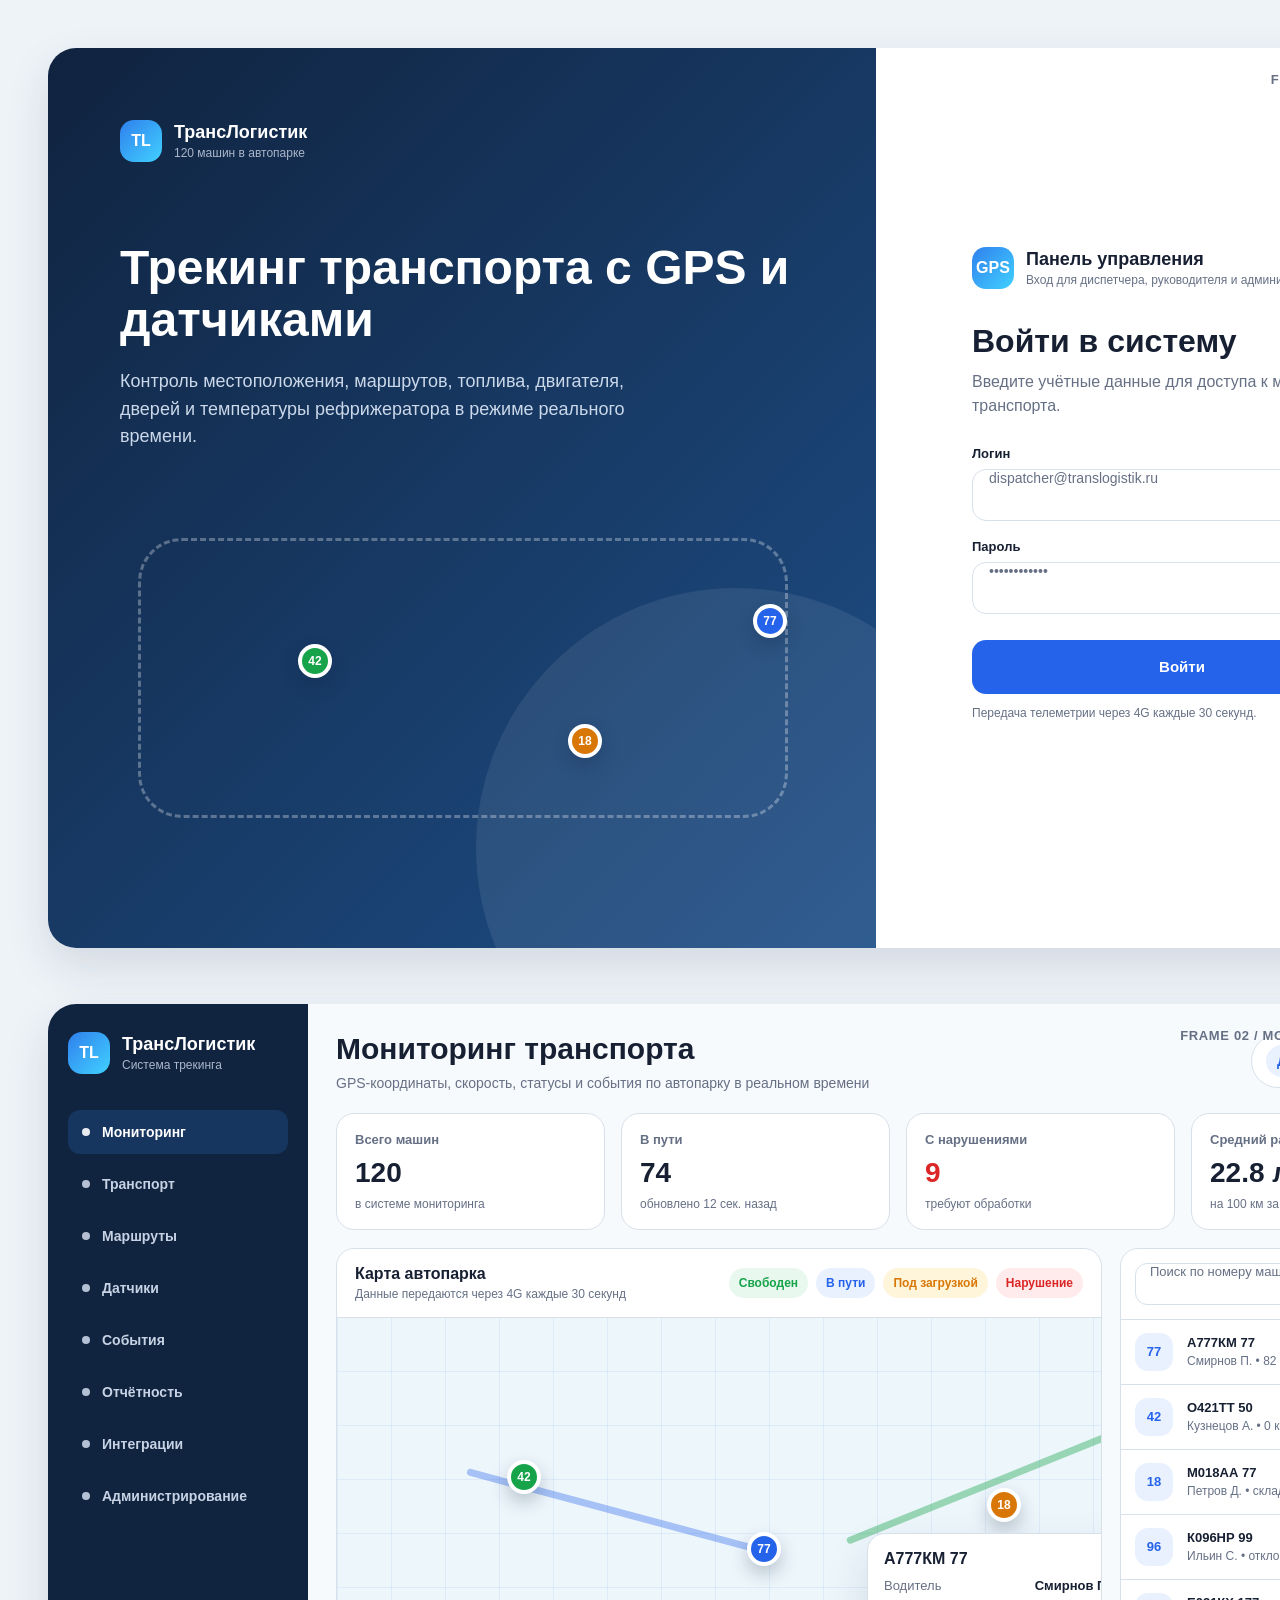
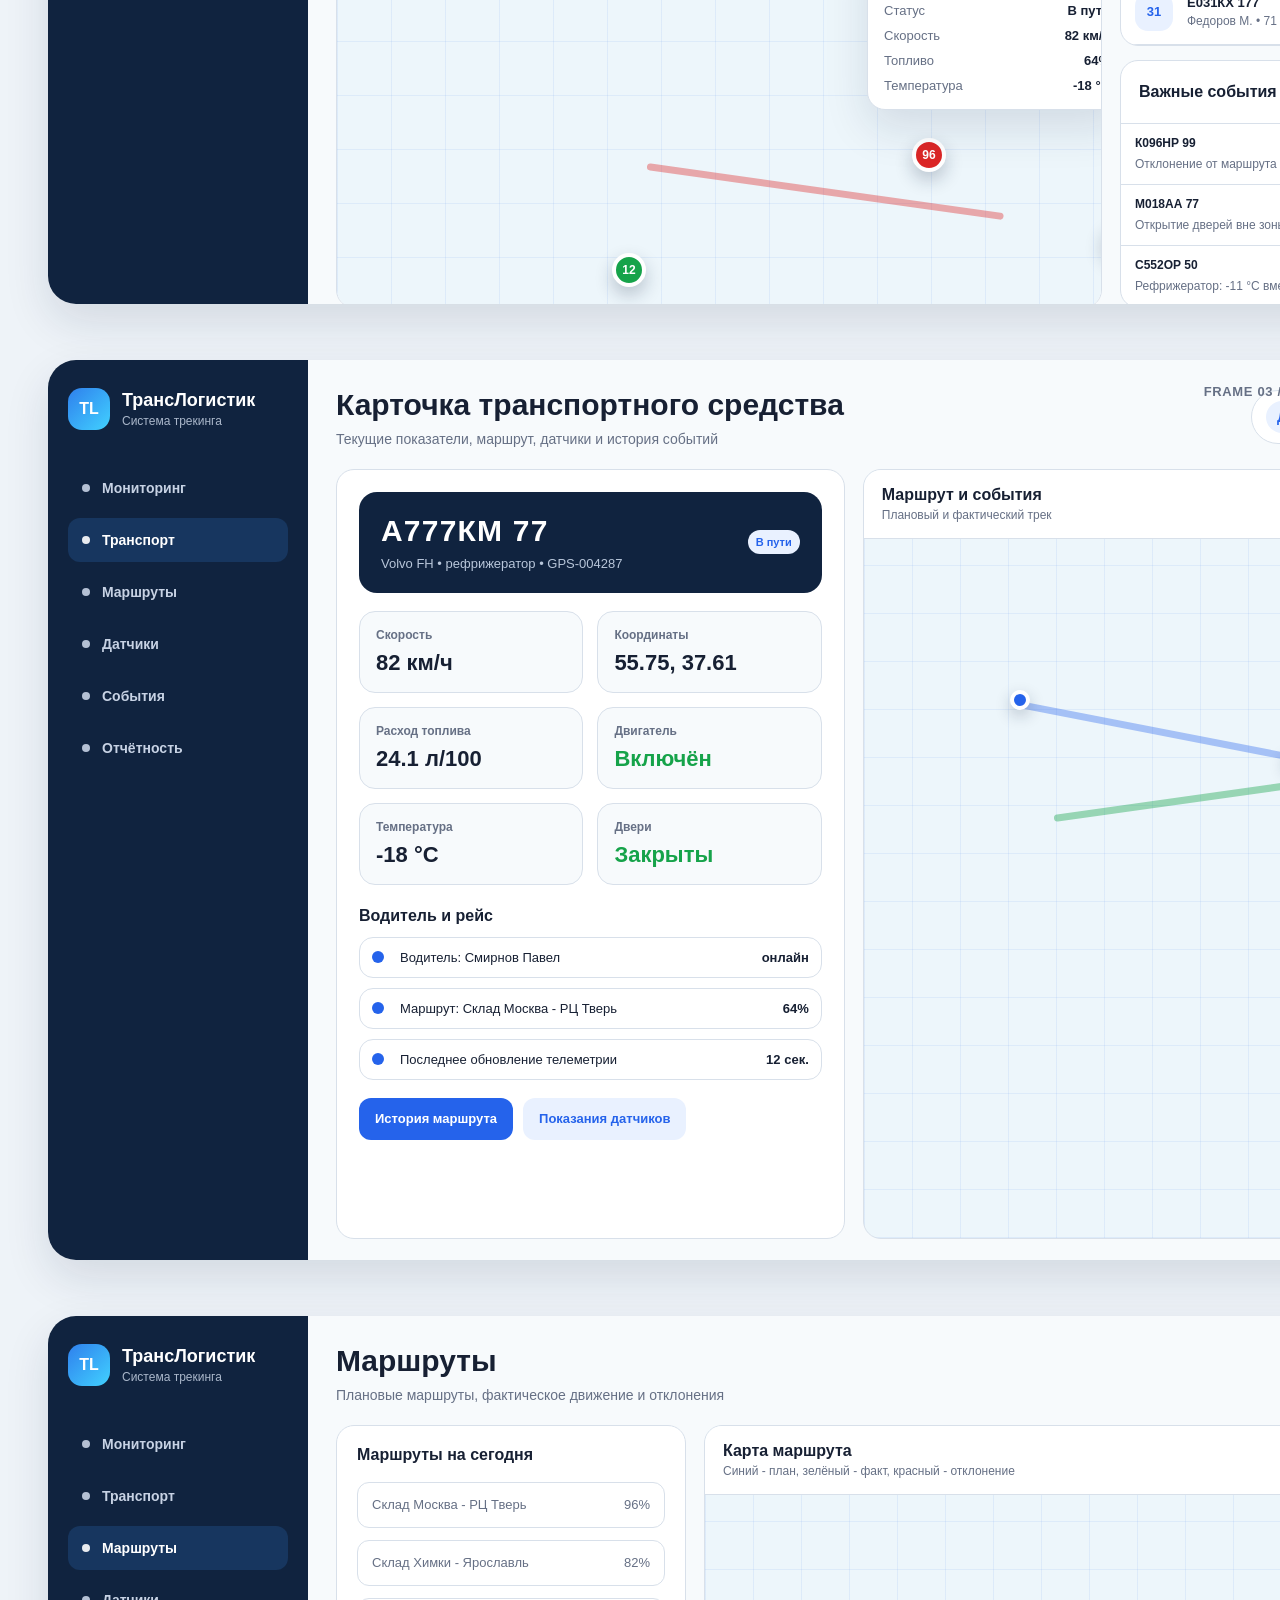
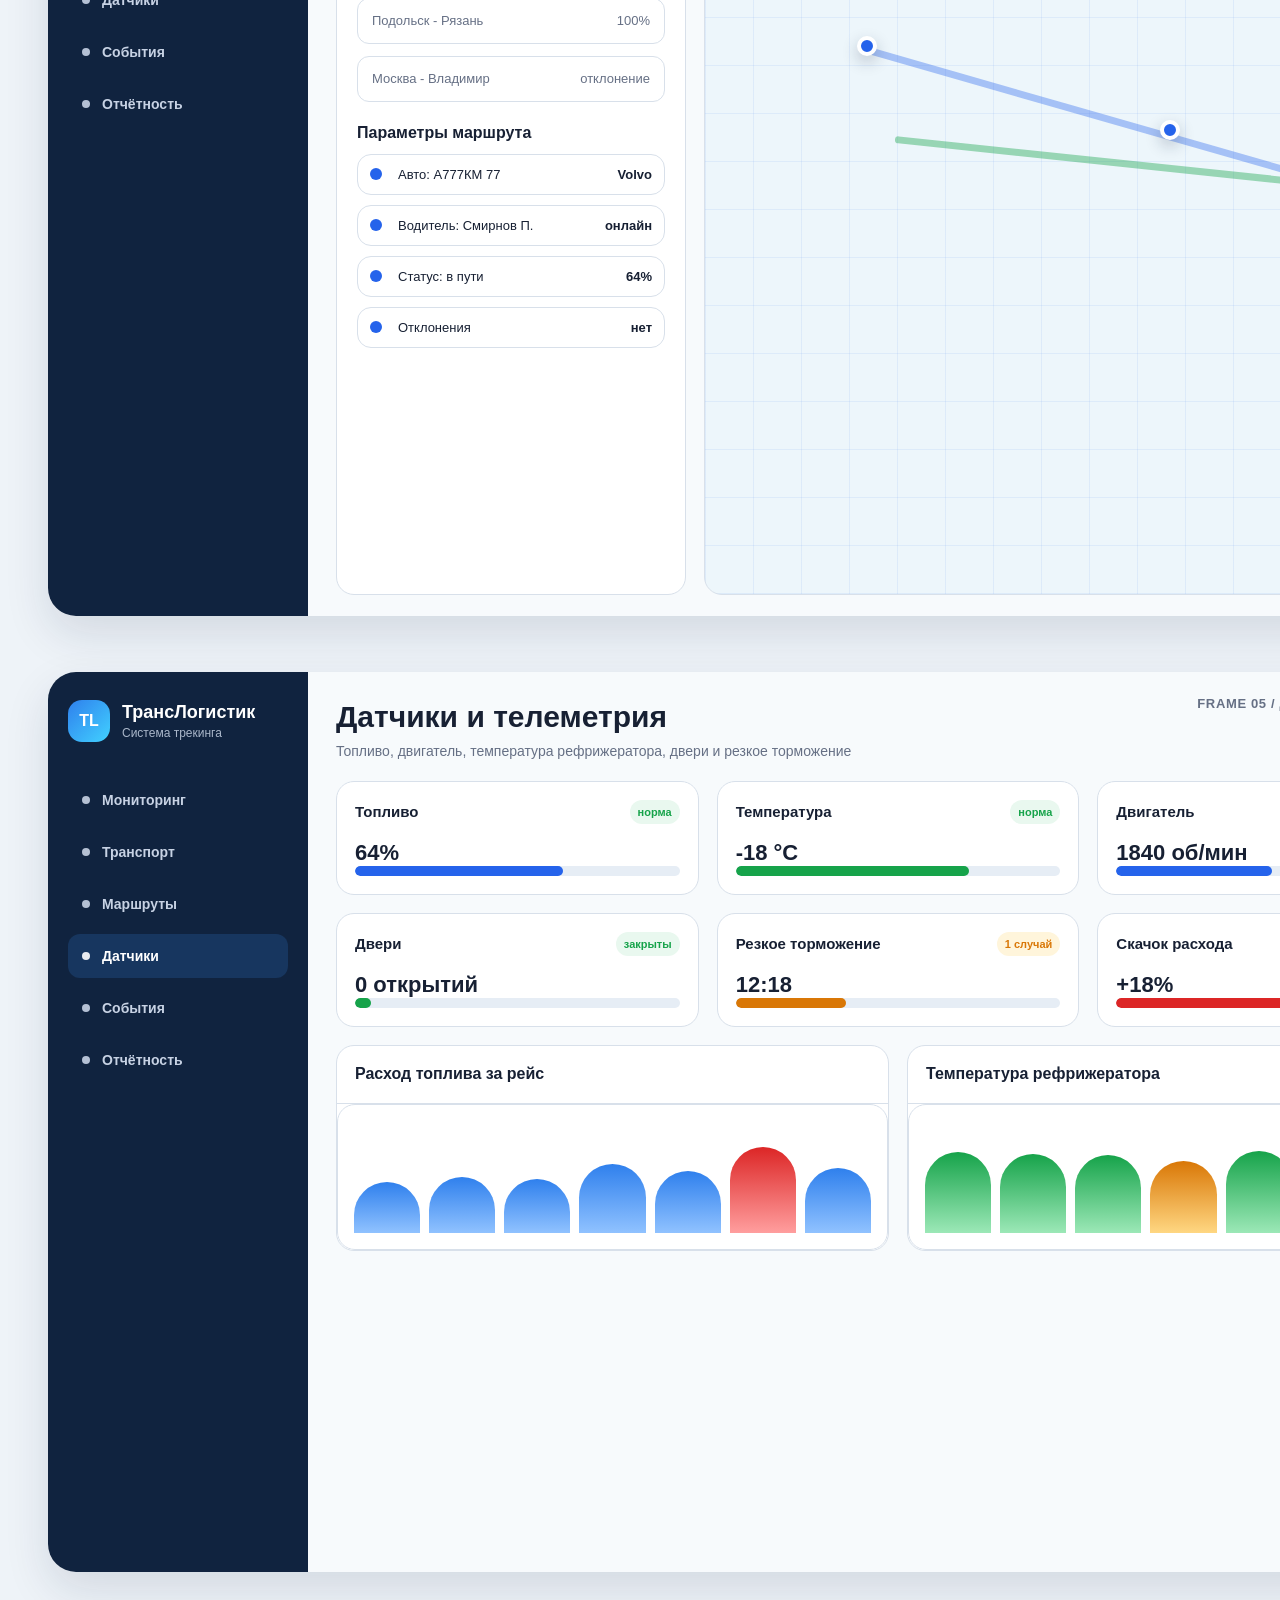
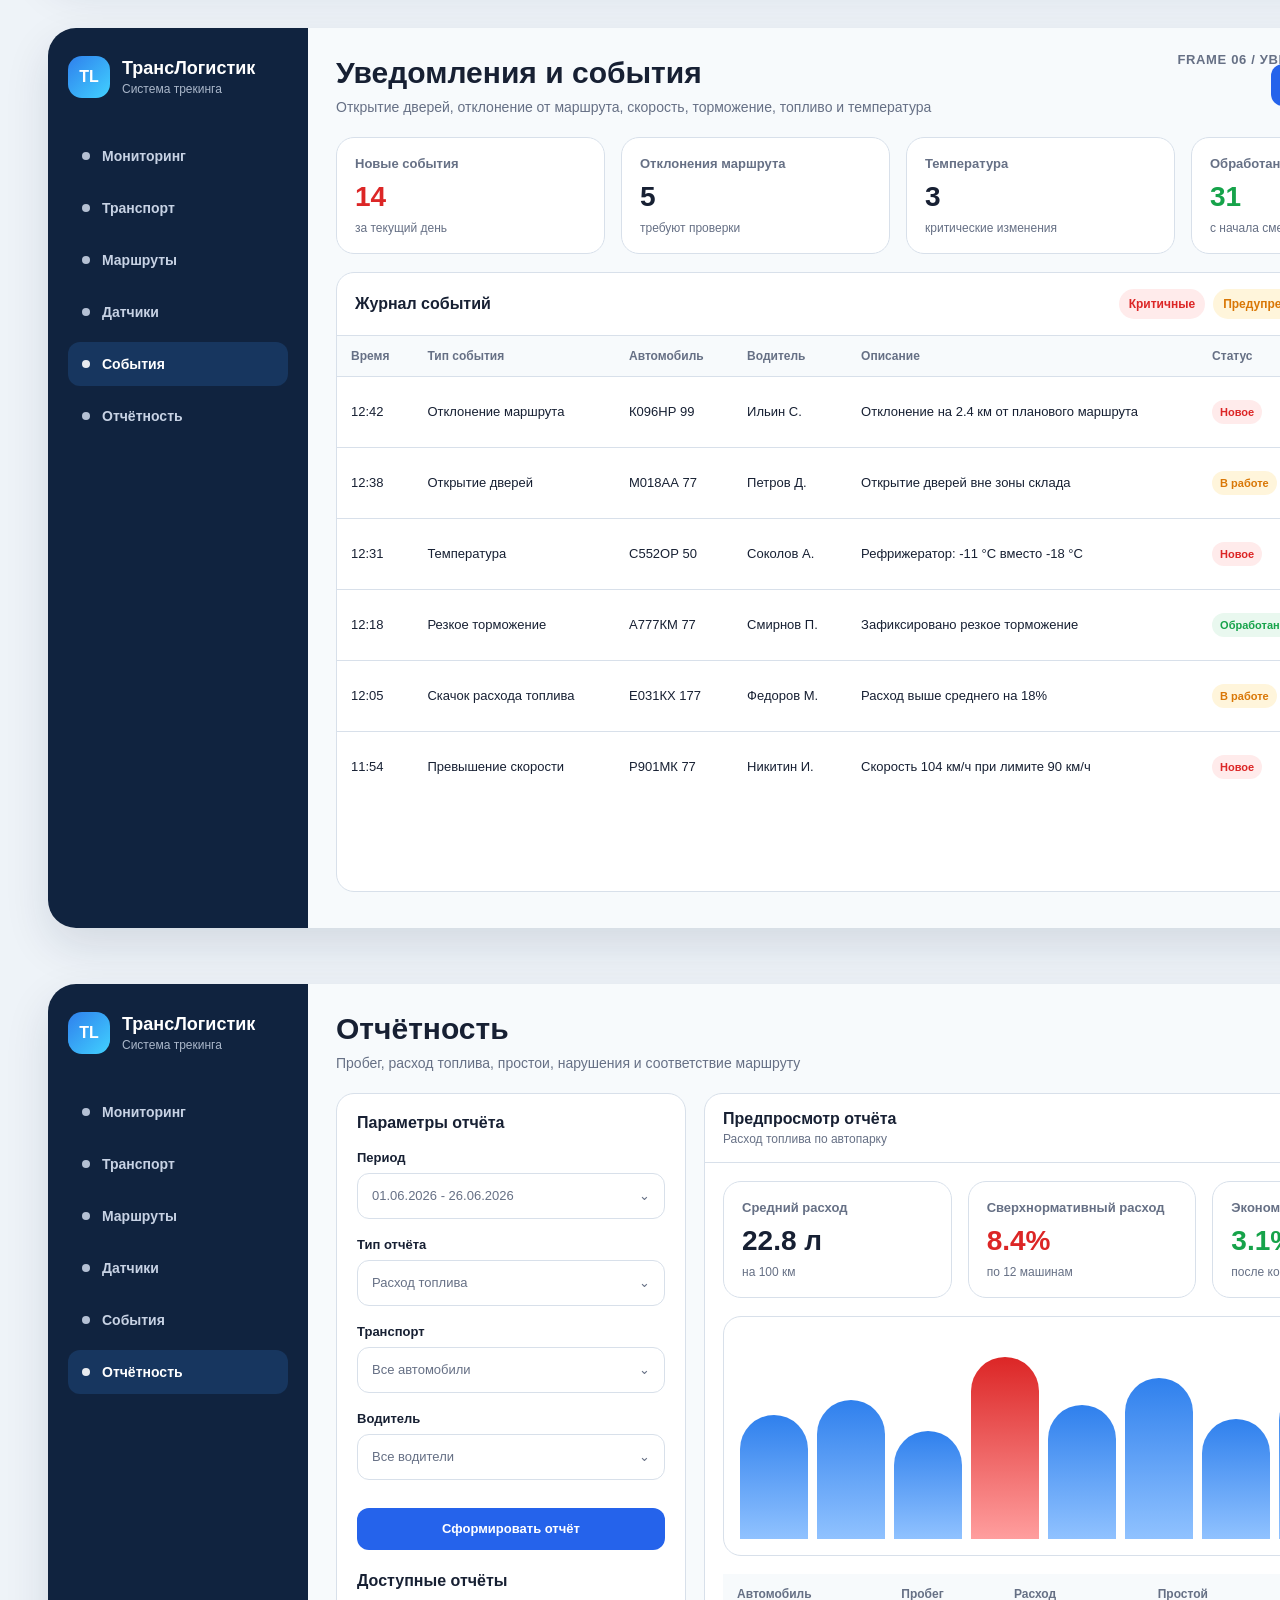
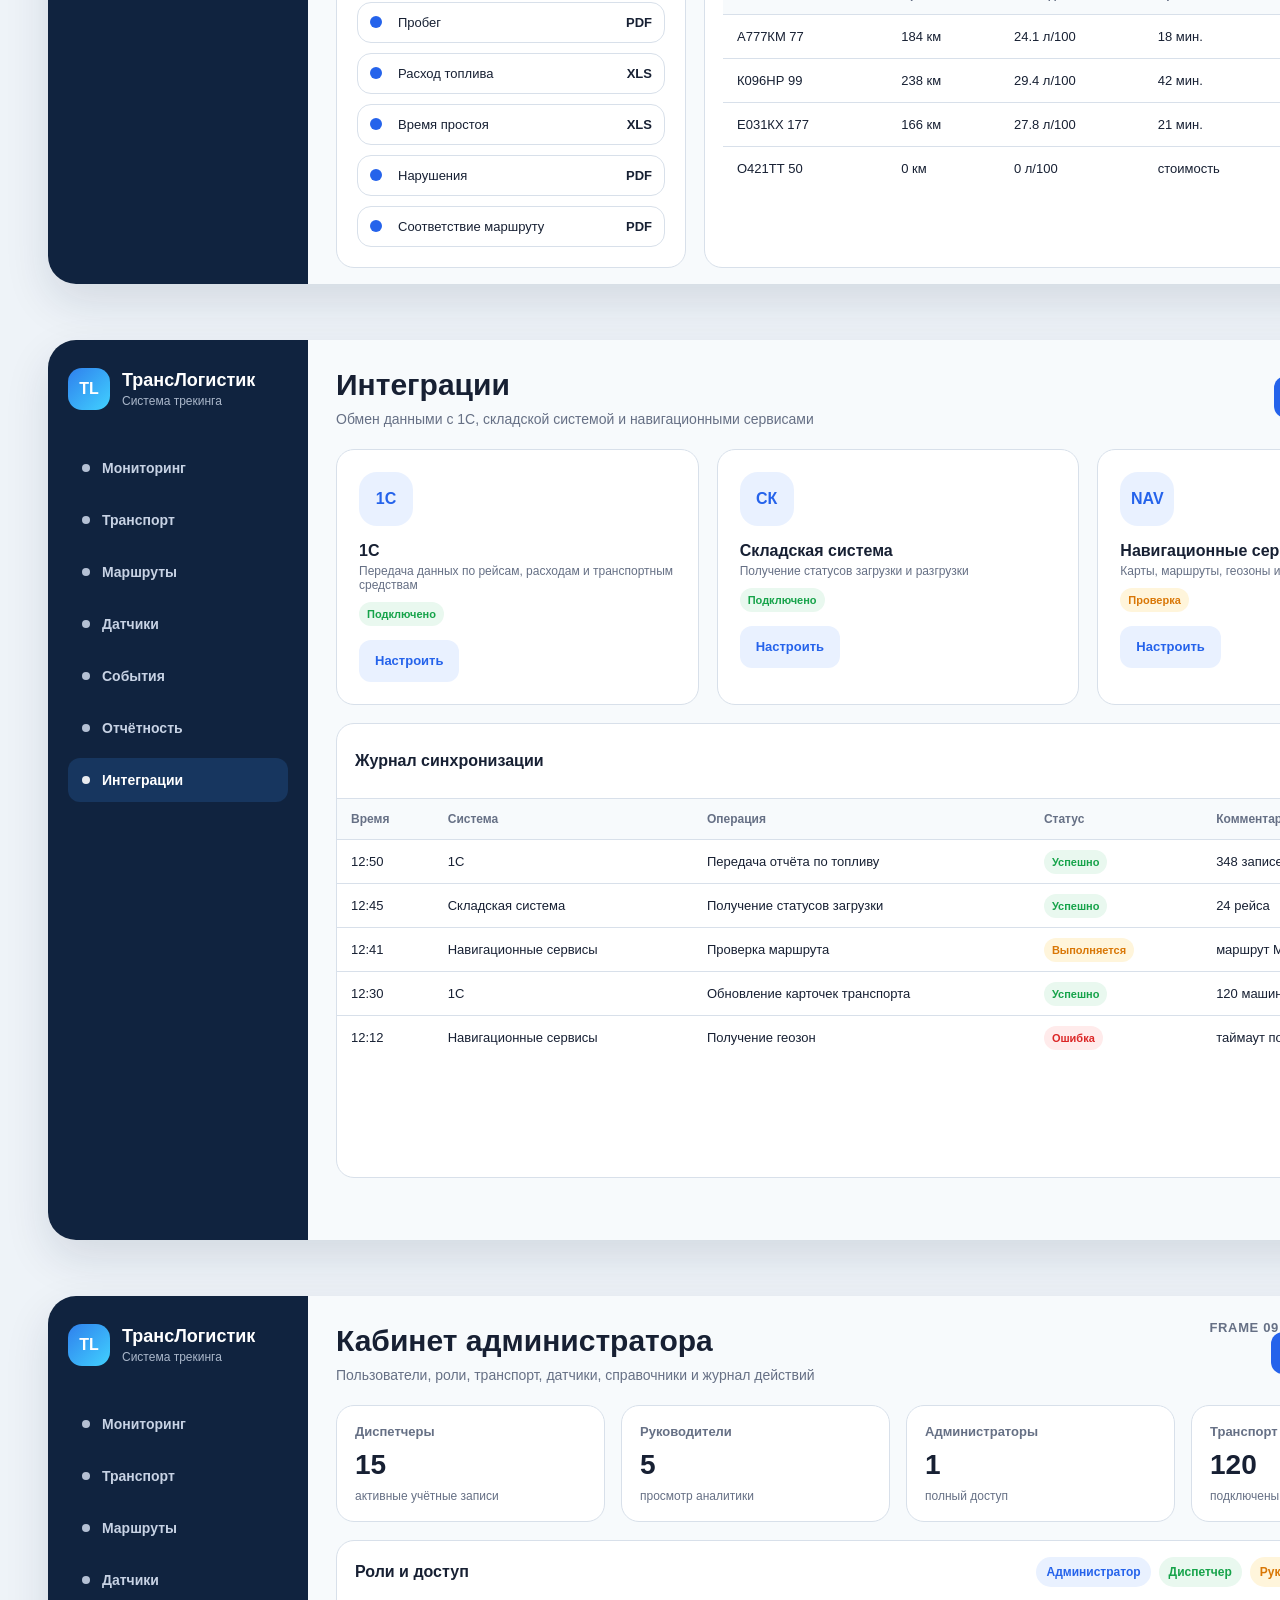
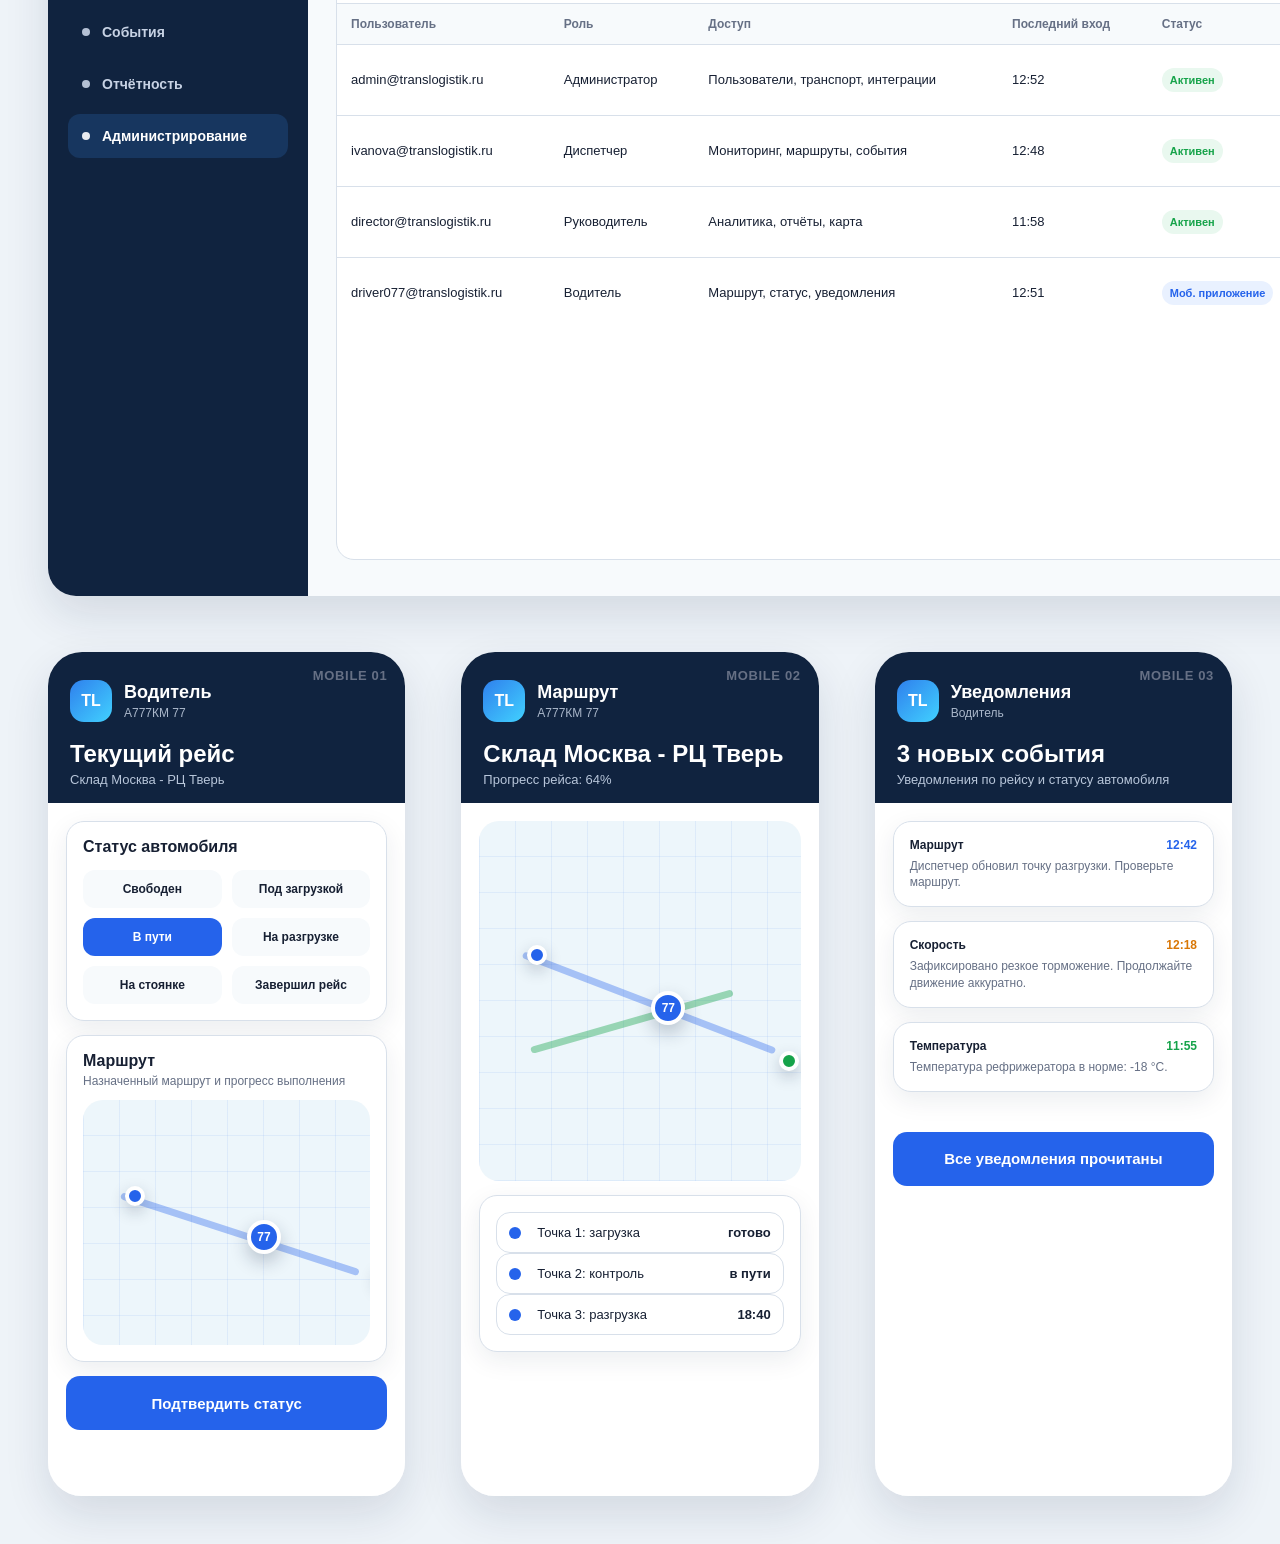
<file: transport-tracking-figma-mockup.html>
<!doctype html>
<html lang="ru">
<head>
  <meta charset="utf-8" />
  <meta name="viewport" content="width=device-width, initial-scale=1" />
  <title>Макет системы трекинга транспорта</title>
  <style>
    :root {
      --bg: #eef3f8;
      --surface: #ffffff;
      --surface-soft: #f7fafc;
      --nav: #10233f;
      --nav-2: #17365f;
      --text: #172033;
      --muted: #667085;
      --line: #d8e0ea;
      --blue: #2563eb;
      --blue-soft: #e9f1ff;
      --green: #16a34a;
      --green-soft: #e9f8ef;
      --yellow: #d97706;
      --yellow-soft: #fff5db;
      --red: #dc2626;
      --red-soft: #ffebeb;
      --purple: #7c3aed;
      --purple-soft: #f1eaff;
      --shadow: 0 18px 45px rgba(16, 35, 63, 0.12);
      --radius: 18px;
      --radius-sm: 12px;
      --font: Inter, Arial, sans-serif;
    }

    * {
      box-sizing: border-box;
    }

    body {
      margin: 0;
      background: var(--bg);
      color: var(--text);
      font-family: var(--font);
    }

    .page {
      display: flex;
      flex-direction: column;
      gap: 56px;
      padding: 48px;
    }

    .figma-frame {
      position: relative;
      overflow: hidden;
      background: var(--surface-soft);
      border-radius: 28px;
      box-shadow: var(--shadow);
    }

    .desktop {
      width: 1440px;
      height: 900px;
    }

    .mobile {
      width: 390px;
      height: 844px;
      border-radius: 34px;
    }

    .label {
      position: absolute;
      top: 24px;
      right: 28px;
      color: var(--muted);
      font-size: 13px;
      font-weight: 700;
      letter-spacing: 0.05em;
      text-transform: uppercase;
      z-index: 20;
    }

    .sidebar {
      width: 260px;
      height: 100%;
      padding: 28px 20px;
      background: var(--nav);
      color: #ffffff;
    }

    .brand {
      display: flex;
      align-items: center;
      gap: 12px;
      margin-bottom: 36px;
    }

    .brand-mark {
      display: flex;
      align-items: center;
      justify-content: center;
      width: 42px;
      height: 42px;
      border-radius: 14px;
      background: linear-gradient(135deg, #2f80ed, #41d1ff);
      color: #ffffff;
      font-weight: 800;
    }

    .brand-title {
      font-size: 18px;
      font-weight: 800;
    }

    .brand-subtitle {
      margin-top: 3px;
      color: #aab7ca;
      font-size: 12px;
    }

    .nav-item {
      display: flex;
      align-items: center;
      gap: 12px;
      height: 44px;
      padding: 0 14px;
      margin-bottom: 8px;
      border-radius: 12px;
      color: #c7d2e4;
      font-size: 14px;
      font-weight: 600;
    }

    .nav-item.active {
      background: var(--nav-2);
      color: #ffffff;
    }

    .nav-dot {
      width: 8px;
      height: 8px;
      border-radius: 50%;
      background: currentColor;
      opacity: 0.9;
    }

    .app {
      display: flex;
      height: 100%;
    }

    .content {
      flex: 1;
      padding: 28px;
    }

    .topbar {
      display: flex;
      align-items: center;
      justify-content: space-between;
      margin-bottom: 22px;
    }

    .title-block h1 {
      margin: 0;
      font-size: 30px;
      line-height: 1.15;
    }

    .title-block p {
      margin: 8px 0 0;
      color: var(--muted);
      font-size: 14px;
    }

    .user-chip {
      display: flex;
      align-items: center;
      gap: 10px;
      padding: 10px 14px;
      border: 1px solid var(--line);
      border-radius: 999px;
      background: var(--surface);
      font-size: 14px;
      font-weight: 700;
    }

    .avatar {
      display: flex;
      align-items: center;
      justify-content: center;
      width: 32px;
      height: 32px;
      border-radius: 50%;
      background: var(--blue-soft);
      color: var(--blue);
      font-weight: 800;
    }

    .stats {
      display: grid;
      grid-template-columns: repeat(4, 1fr);
      gap: 16px;
      margin-bottom: 18px;
    }

    .stat-card {
      min-height: 104px;
      padding: 18px;
      border: 1px solid var(--line);
      border-radius: var(--radius);
      background: var(--surface);
    }

    .stat-label {
      color: var(--muted);
      font-size: 13px;
      font-weight: 700;
    }

    .stat-value {
      margin-top: 10px;
      font-size: 28px;
      font-weight: 850;
    }

    .stat-note {
      margin-top: 8px;
      color: var(--muted);
      font-size: 12px;
    }

    .grid-main {
      display: grid;
      grid-template-columns: 1fr 340px;
      gap: 18px;
      height: 646px;
    }

    .panel {
      border: 1px solid var(--line);
      border-radius: var(--radius);
      background: var(--surface);
      overflow: hidden;
    }

    .panel-header {
      display: flex;
      align-items: center;
      justify-content: space-between;
      min-height: 58px;
      padding: 16px 18px;
      border-bottom: 1px solid var(--line);
    }

    .panel-title {
      font-size: 16px;
      font-weight: 850;
    }

    .panel-subtitle {
      color: var(--muted);
      font-size: 12px;
      margin-top: 4px;
    }

    .filters {
      display: flex;
      flex-wrap: wrap;
      gap: 8px;
    }

    .pill {
      display: inline-flex;
      align-items: center;
      gap: 7px;
      padding: 8px 10px;
      border-radius: 999px;
      background: var(--surface-soft);
      color: var(--muted);
      font-size: 12px;
      font-weight: 800;
    }

    .pill.blue {
      background: var(--blue-soft);
      color: var(--blue);
    }

    .pill.green {
      background: var(--green-soft);
      color: var(--green);
    }

    .pill.yellow {
      background: var(--yellow-soft);
      color: var(--yellow);
    }

    .pill.red {
      background: var(--red-soft);
      color: var(--red);
    }

    .map {
      position: relative;
      height: calc(100% - 58px);
      background:
        linear-gradient(90deg, rgba(37, 99, 235, 0.08) 1px, transparent 1px),
        linear-gradient(0deg, rgba(37, 99, 235, 0.08) 1px, transparent 1px),
        #edf6fb;
      background-size: 54px 54px;
    }

    .route {
      position: absolute;
      height: 7px;
      border-radius: 999px;
      background: rgba(37, 99, 235, 0.36);
      transform-origin: left center;
    }

    .route.green {
      background: rgba(22, 163, 74, 0.4);
    }

    .route.red {
      background: rgba(220, 38, 38, 0.38);
    }

    .vehicle-marker {
      position: absolute;
      display: flex;
      align-items: center;
      justify-content: center;
      width: 34px;
      height: 34px;
      border: 4px solid #ffffff;
      border-radius: 50%;
      color: #ffffff;
      font-size: 12px;
      font-weight: 900;
      box-shadow: 0 8px 18px rgba(16, 35, 63, 0.24);
    }

    .vehicle-marker.green {
      background: var(--green);
    }

    .vehicle-marker.blue {
      background: var(--blue);
    }

    .vehicle-marker.yellow {
      background: var(--yellow);
    }

    .vehicle-marker.red {
      background: var(--red);
    }

    .vehicle-popup {
      position: absolute;
      left: 530px;
      top: 215px;
      width: 260px;
      padding: 16px;
      border: 1px solid var(--line);
      border-radius: 18px;
      background: #ffffff;
      box-shadow: var(--shadow);
    }

    .popup-title {
      font-size: 16px;
      font-weight: 850;
    }

    .popup-row {
      display: flex;
      justify-content: space-between;
      margin-top: 10px;
      color: var(--muted);
      font-size: 13px;
    }

    .popup-row strong {
      color: var(--text);
    }

    .right-stack {
      display: flex;
      flex-direction: column;
      gap: 14px;
      height: 100%;
    }

    .vehicle-list {
      flex: 1;
      border: 1px solid var(--line);
      border-radius: var(--radius);
      background: var(--surface);
      overflow: hidden;
    }

    .list-search {
      padding: 14px;
      border-bottom: 1px solid var(--line);
    }

    .input {
      width: 100%;
      height: 42px;
      padding: 0 14px;
      border: 1px solid var(--line);
      border-radius: 12px;
      background: #ffffff;
      color: var(--muted);
      font-size: 13px;
    }

    .vehicle-row {
      display: grid;
      grid-template-columns: 40px 1fr auto;
      gap: 12px;
      align-items: center;
      padding: 13px 14px;
      border-bottom: 1px solid var(--line);
    }

    .vehicle-icon {
      display: flex;
      align-items: center;
      justify-content: center;
      width: 38px;
      height: 38px;
      border-radius: 13px;
      background: var(--blue-soft);
      color: var(--blue);
      font-size: 13px;
      font-weight: 900;
    }

    .row-title {
      font-size: 13px;
      font-weight: 850;
    }

    .row-subtitle {
      margin-top: 4px;
      color: var(--muted);
      font-size: 12px;
    }

    .status {
      padding: 6px 8px;
      border-radius: 999px;
      font-size: 11px;
      font-weight: 850;
    }

    .status.green {
      background: var(--green-soft);
      color: var(--green);
    }

    .status.blue {
      background: var(--blue-soft);
      color: var(--blue);
    }

    .status.yellow {
      background: var(--yellow-soft);
      color: var(--yellow);
    }

    .status.red {
      background: var(--red-soft);
      color: var(--red);
    }

    .alerts {
      height: 248px;
      border: 1px solid var(--line);
      border-radius: var(--radius);
      background: var(--surface);
      overflow: hidden;
    }

    .alert-item {
      padding: 12px 14px;
      border-bottom: 1px solid var(--line);
    }

    .alert-top {
      display: flex;
      justify-content: space-between;
      gap: 10px;
      font-size: 12px;
      font-weight: 850;
    }

    .alert-desc {
      margin-top: 6px;
      color: var(--muted);
      font-size: 12px;
      line-height: 1.35;
    }

    .button {
      display: inline-flex;
      align-items: center;
      justify-content: center;
      min-height: 42px;
      padding: 0 16px;
      border: 0;
      border-radius: 12px;
      background: var(--blue);
      color: #ffffff;
      font-size: 13px;
      font-weight: 850;
    }

    .button.secondary {
      background: var(--blue-soft);
      color: var(--blue);
    }

    .button.outline {
      background: #ffffff;
      color: var(--text);
      border: 1px solid var(--line);
    }

    .login-screen {
      display: grid;
      grid-template-columns: 1.15fr 0.85fr;
      height: 100%;
      background: #ffffff;
    }

    .login-hero {
      position: relative;
      padding: 72px;
      background: linear-gradient(135deg, #10233f, #1e4f88);
      color: #ffffff;
      overflow: hidden;
    }

    .hero-circles {
      position: absolute;
      right: -120px;
      bottom: -160px;
      width: 520px;
      height: 520px;
      border-radius: 50%;
      background: rgba(255, 255, 255, 0.08);
    }

    .hero-route {
      position: absolute;
      left: 90px;
      bottom: 130px;
      width: 650px;
      height: 280px;
      border: 3px dashed rgba(255, 255, 255, 0.3);
      border-radius: 44px;
    }

    .login-hero h1 {
      position: relative;
      max-width: 700px;
      margin: 80px 0 0;
      font-size: 48px;
      line-height: 1.08;
    }

    .login-hero p {
      position: relative;
      max-width: 560px;
      margin-top: 22px;
      color: #cbd8ea;
      font-size: 18px;
      line-height: 1.55;
    }

    .login-form-wrap {
      display: flex;
      align-items: center;
      justify-content: center;
      padding: 64px;
    }

    .login-form {
      width: 420px;
    }

    .login-form h2 {
      margin: 0;
      font-size: 32px;
    }

    .login-form p {
      margin: 10px 0 28px;
      color: var(--muted);
      line-height: 1.5;
    }

    .field-label {
      margin: 18px 0 8px;
      color: var(--text);
      font-size: 13px;
      font-weight: 850;
    }

    .login-input {
      width: 100%;
      height: 52px;
      padding: 0 16px;
      border: 1px solid var(--line);
      border-radius: 14px;
      font-size: 14px;
      color: var(--muted);
    }

    .login-button {
      width: 100%;
      height: 54px;
      margin-top: 26px;
      border: 0;
      border-radius: 14px;
      background: var(--blue);
      color: #ffffff;
      font-size: 15px;
      font-weight: 850;
    }

    .two-column {
      display: grid;
      grid-template-columns: 0.92fr 1.08fr;
      gap: 18px;
      height: 770px;
    }

    .detail-card {
      padding: 22px;
      border: 1px solid var(--line);
      border-radius: var(--radius);
      background: var(--surface);
    }

    .big-plate {
      display: flex;
      align-items: center;
      justify-content: space-between;
      padding: 22px;
      border-radius: 18px;
      background: var(--nav);
      color: #ffffff;
    }

    .plate-number {
      font-size: 30px;
      font-weight: 900;
      letter-spacing: 0.04em;
    }

    .plate-meta {
      margin-top: 8px;
      color: #b8c6da;
      font-size: 13px;
    }

    .metrics-grid {
      display: grid;
      grid-template-columns: repeat(2, 1fr);
      gap: 14px;
      margin-top: 18px;
    }

    .metric {
      padding: 16px;
      border: 1px solid var(--line);
      border-radius: 16px;
      background: var(--surface-soft);
    }

    .metric-label {
      color: var(--muted);
      font-size: 12px;
      font-weight: 800;
    }

    .metric-value {
      margin-top: 8px;
      font-size: 22px;
      font-weight: 900;
    }

    .section-title {
      margin: 22px 0 12px;
      font-size: 16px;
      font-weight: 900;
    }

    .timeline {
      display: flex;
      flex-direction: column;
      gap: 10px;
      margin-top: 12px;
    }

    .timeline-row {
      display: grid;
      grid-template-columns: 18px 1fr auto;
      gap: 10px;
      align-items: center;
      padding: 12px;
      border: 1px solid var(--line);
      border-radius: 14px;
      background: #ffffff;
      font-size: 13px;
    }

    .timeline-dot {
      width: 12px;
      height: 12px;
      border-radius: 50%;
      background: var(--blue);
    }

    .mock-map-panel {
      position: relative;
      border: 1px solid var(--line);
      border-radius: var(--radius);
      background:
        linear-gradient(90deg, rgba(37, 99, 235, 0.08) 1px, transparent 1px),
        linear-gradient(0deg, rgba(37, 99, 235, 0.08) 1px, transparent 1px),
        #edf6fb;
      background-size: 48px 48px;
      overflow: hidden;
    }

    .route-dot {
      position: absolute;
      width: 20px;
      height: 20px;
      border: 4px solid #ffffff;
      border-radius: 50%;
      background: var(--blue);
      box-shadow: 0 6px 16px rgba(16, 35, 63, 0.24);
    }

    .table {
      width: 100%;
      border-collapse: collapse;
      font-size: 13px;
    }

    .table th {
      padding: 13px 14px;
      background: var(--surface-soft);
      color: var(--muted);
      text-align: left;
      font-size: 12px;
      font-weight: 850;
    }

    .table td {
      padding: 14px;
      border-top: 1px solid var(--line);
      color: var(--text);
    }

    .screen-grid {
      display: grid;
      grid-template-columns: repeat(3, 1fr);
      gap: 18px;
      margin-top: 16px;
    }

    .sensor-card {
      padding: 18px;
      border: 1px solid var(--line);
      border-radius: var(--radius);
      background: #ffffff;
    }

    .sensor-head {
      display: flex;
      justify-content: space-between;
      align-items: center;
      margin-bottom: 16px;
    }

    .sensor-name {
      font-size: 15px;
      font-weight: 900;
    }

    .gauge {
      position: relative;
      height: 10px;
      border-radius: 999px;
      background: #e6edf5;
      overflow: hidden;
    }

    .gauge-fill {
      height: 100%;
      border-radius: 999px;
      background: var(--blue);
    }

    .chart {
      display: flex;
      align-items: end;
      gap: 9px;
      height: 146px;
      padding: 16px;
      border: 1px solid var(--line);
      border-radius: var(--radius);
      background: #ffffff;
    }

    .bar {
      flex: 1;
      border-radius: 999px 999px 0 0;
      background: linear-gradient(180deg, #2f80ed, #90c2ff);
    }

    .report-layout {
      display: grid;
      grid-template-columns: 350px 1fr;
      gap: 18px;
      height: 770px;
    }

    .form-card {
      padding: 20px;
      border: 1px solid var(--line);
      border-radius: var(--radius);
      background: #ffffff;
    }

    .select-box {
      display: flex;
      align-items: center;
      justify-content: space-between;
      height: 46px;
      padding: 0 14px;
      margin-bottom: 12px;
      border: 1px solid var(--line);
      border-radius: 12px;
      color: var(--muted);
      font-size: 13px;
    }

    .integration-grid {
      display: grid;
      grid-template-columns: repeat(3, 1fr);
      gap: 18px;
      margin-top: 16px;
    }

    .integration-card {
      min-height: 190px;
      padding: 22px;
      border: 1px solid var(--line);
      border-radius: var(--radius);
      background: #ffffff;
    }

    .integration-icon {
      display: flex;
      align-items: center;
      justify-content: center;
      width: 54px;
      height: 54px;
      border-radius: 18px;
      background: var(--blue-soft);
      color: var(--blue);
      font-weight: 900;
      margin-bottom: 16px;
    }

    .mobile-shell {
      height: 100%;
      background: #ffffff;
    }

    .mobile-top {
      padding: 28px 22px 16px;
      background: var(--nav);
      color: #ffffff;
    }

    .mobile-top h2 {
      margin: 18px 0 4px;
      font-size: 24px;
    }

    .mobile-top p {
      margin: 0;
      color: #b8c6da;
      font-size: 13px;
    }

    .mobile-body {
      padding: 18px;
    }

    .mobile-card {
      padding: 16px;
      border: 1px solid var(--line);
      border-radius: 18px;
      background: #ffffff;
      box-shadow: 0 8px 26px rgba(16, 35, 63, 0.08);
      margin-bottom: 14px;
    }

    .status-buttons {
      display: grid;
      grid-template-columns: repeat(2, 1fr);
      gap: 10px;
      margin-top: 14px;
    }

    .mobile-status {
      padding: 12px 8px;
      border-radius: 12px;
      background: var(--surface-soft);
      color: var(--text);
      font-size: 12px;
      font-weight: 850;
      text-align: center;
    }

    .mobile-status.active {
      background: var(--blue);
      color: #ffffff;
    }

    .phone-map {
      position: relative;
      height: 245px;
      border-radius: 20px;
      background:
        linear-gradient(90deg, rgba(37, 99, 235, 0.08) 1px, transparent 1px),
        linear-gradient(0deg, rgba(37, 99, 235, 0.08) 1px, transparent 1px),
        #edf6fb;
      background-size: 36px 36px;
      overflow: hidden;
    }
  </style>
</head>
<body>
  <main class="page">
    <section class="figma-frame desktop">
      <div class="label">Frame 01 / Авторизация</div>
      <div class="login-screen">
        <div class="login-hero">
          <div class="brand">
            <div class="brand-mark">TL</div>
            <div>
              <div class="brand-title">ТрансЛогистик</div>
              <div class="brand-subtitle">120 машин в автопарке</div>
            </div>
          </div>
          <h1>Трекинг транспорта с GPS и датчиками</h1>
          <p>Контроль местоположения, маршрутов, топлива, двигателя, дверей и температуры рефрижератора в режиме реального времени.</p>
          <div class="hero-route"></div>
          <div class="hero-circles"></div>
          <div class="vehicle-marker green" style="left: 250px; bottom: 270px;">42</div>
          <div class="vehicle-marker yellow" style="left: 520px; bottom: 190px;">18</div>
          <div class="vehicle-marker blue" style="left: 705px; bottom: 310px;">77</div>
        </div>
        <div class="login-form-wrap">
          <div class="login-form">
            <div class="brand" style="color: var(--text); margin-bottom: 34px;">
              <div class="brand-mark">GPS</div>
              <div>
                <div class="brand-title">Панель управления</div>
                <div class="brand-subtitle" style="color: var(--muted);">Вход для диспетчера, руководителя и администратора</div>
              </div>
            </div>
            <h2>Войти в систему</h2>
            <p>Введите учётные данные для доступа к мониторингу транспорта.</p>
            <div class="field-label">Логин</div>
            <div class="login-input">dispatcher@translogistik.ru</div>
            <div class="field-label">Пароль</div>
            <div class="login-input">••••••••••••</div>
            <button class="login-button">Войти</button>
            <p style="font-size: 12px;">Передача телеметрии через 4G каждые 30 секунд.</p>
          </div>
        </div>
      </div>
    </section>

    <section class="figma-frame desktop">
      <div class="label">Frame 02 / Мониторинг транспорта</div>
      <div class="app">
        <aside class="sidebar">
          <div class="brand">
            <div class="brand-mark">TL</div>
            <div>
              <div class="brand-title">ТрансЛогистик</div>
              <div class="brand-subtitle">Система трекинга</div>
            </div>
          </div>
          <div class="nav-item active"><span class="nav-dot"></span>Мониторинг</div>
          <div class="nav-item"><span class="nav-dot"></span>Транспорт</div>
          <div class="nav-item"><span class="nav-dot"></span>Маршруты</div>
          <div class="nav-item"><span class="nav-dot"></span>Датчики</div>
          <div class="nav-item"><span class="nav-dot"></span>События</div>
          <div class="nav-item"><span class="nav-dot"></span>Отчётность</div>
          <div class="nav-item"><span class="nav-dot"></span>Интеграции</div>
          <div class="nav-item"><span class="nav-dot"></span>Администрирование</div>
        </aside>
        <div class="content">
          <div class="topbar">
            <div class="title-block">
              <h1>Мониторинг транспорта</h1>
              <p>GPS-координаты, скорость, статусы и события по автопарку в реальном времени</p>
            </div>
            <div class="user-chip"><span class="avatar">Д</span>Диспетчер Иванова</div>
          </div>
          <div class="stats">
            <div class="stat-card"><div class="stat-label">Всего машин</div><div class="stat-value">120</div><div class="stat-note">в системе мониторинга</div></div>
            <div class="stat-card"><div class="stat-label">В пути</div><div class="stat-value">74</div><div class="stat-note">обновлено 12 сек. назад</div></div>
            <div class="stat-card"><div class="stat-label">С нарушениями</div><div class="stat-value" style="color: var(--red);">9</div><div class="stat-note">требуют обработки</div></div>
            <div class="stat-card"><div class="stat-label">Средний расход</div><div class="stat-value">22.8 л</div><div class="stat-note">на 100 км за сутки</div></div>
          </div>
          <div class="grid-main">
            <div class="panel">
              <div class="panel-header">
                <div>
                  <div class="panel-title">Карта автопарка</div>
                  <div class="panel-subtitle">Данные передаются через 4G каждые 30 секунд</div>
                </div>
                <div class="filters">
                  <span class="pill green">Свободен</span>
                  <span class="pill blue">В пути</span>
                  <span class="pill yellow">Под загрузкой</span>
                  <span class="pill red">Нарушение</span>
                </div>
              </div>
              <div class="map">
                <div class="route" style="left: 130px; top: 150px; width: 310px; transform: rotate(15deg);"></div>
                <div class="route green" style="left: 510px; top: 220px; width: 280px; transform: rotate(-22deg);"></div>
                <div class="route red" style="left: 310px; top: 445px; width: 360px; transform: rotate(8deg);"></div>
                <div class="vehicle-marker green" style="left: 170px; top: 142px;">42</div>
                <div class="vehicle-marker blue" style="left: 410px; top: 214px;">77</div>
                <div class="vehicle-marker yellow" style="left: 650px; top: 170px;">18</div>
                <div class="vehicle-marker red" style="left: 575px; top: 420px;">96</div>
                <div class="vehicle-marker blue" style="left: 765px; top: 505px;">31</div>
                <div class="vehicle-marker green" style="left: 275px; top: 535px;">12</div>
                <div class="vehicle-popup">
                  <div class="popup-title">А777КМ 77</div>
                  <div class="popup-row"><span>Водитель</span><strong>Смирнов П.</strong></div>
                  <div class="popup-row"><span>Статус</span><strong>В пути</strong></div>
                  <div class="popup-row"><span>Скорость</span><strong>82 км/ч</strong></div>
                  <div class="popup-row"><span>Топливо</span><strong>64%</strong></div>
                  <div class="popup-row"><span>Температура</span><strong>-18 °C</strong></div>
                </div>
              </div>
            </div>
            <div class="right-stack">
              <div class="vehicle-list">
                <div class="list-search"><div class="input">Поиск по номеру машины</div></div>
                <div class="vehicle-row"><div class="vehicle-icon">77</div><div><div class="row-title">А777КМ 77</div><div class="row-subtitle">Смирнов П. • 82 км/ч</div></div><span class="status blue">В пути</span></div>
                <div class="vehicle-row"><div class="vehicle-icon">42</div><div><div class="row-title">О421ТТ 50</div><div class="row-subtitle">Кузнецов А. • 0 км/ч</div></div><span class="status green">Свободен</span></div>
                <div class="vehicle-row"><div class="vehicle-icon">18</div><div><div class="row-title">М018АА 77</div><div class="row-subtitle">Петров Д. • склад 3</div></div><span class="status yellow">Загрузка</span></div>
                <div class="vehicle-row"><div class="vehicle-icon">96</div><div><div class="row-title">К096НР 99</div><div class="row-subtitle">Ильин С. • отклонение</div></div><span class="status red">Нарушение</span></div>
                <div class="vehicle-row"><div class="vehicle-icon">31</div><div><div class="row-title">Е031КХ 177</div><div class="row-subtitle">Федоров М. • 71 км/ч</div></div><span class="status blue">В пути</span></div>
              </div>
              <div class="alerts">
                <div class="panel-header"><div class="panel-title">Важные события</div><span class="pill red">6 новых</span></div>
                <div class="alert-item"><div class="alert-top"><span>К096НР 99</span><span style="color: var(--red);">Отклонение</span></div><div class="alert-desc">Отклонение от маршрута на 2.4 км, 12:42</div></div>
                <div class="alert-item"><div class="alert-top"><span>М018АА 77</span><span style="color: var(--yellow);">Двери</span></div><div class="alert-desc">Открытие дверей вне зоны склада, 12:38</div></div>
                <div class="alert-item"><div class="alert-top"><span>С552ОР 50</span><span style="color: var(--red);">Температура</span></div><div class="alert-desc">Рефрижератор: -11 °C вместо -18 °C, 12:31</div></div>
              </div>
            </div>
          </div>
        </div>
      </div>
    </section>

    <section class="figma-frame desktop">
      <div class="label">Frame 03 / Карточка транспорта</div>
      <div class="app">
        <aside class="sidebar">
          <div class="brand"><div class="brand-mark">TL</div><div><div class="brand-title">ТрансЛогистик</div><div class="brand-subtitle">Система трекинга</div></div></div>
          <div class="nav-item"><span class="nav-dot"></span>Мониторинг</div>
          <div class="nav-item active"><span class="nav-dot"></span>Транспорт</div>
          <div class="nav-item"><span class="nav-dot"></span>Маршруты</div>
          <div class="nav-item"><span class="nav-dot"></span>Датчики</div>
          <div class="nav-item"><span class="nav-dot"></span>События</div>
          <div class="nav-item"><span class="nav-dot"></span>Отчётность</div>
        </aside>
        <div class="content">
          <div class="topbar">
            <div class="title-block"><h1>Карточка транспортного средства</h1><p>Текущие показатели, маршрут, датчики и история событий</p></div>
            <div class="user-chip"><span class="avatar">Д</span>Диспетчер Иванова</div>
          </div>
          <div class="two-column">
            <div class="detail-card">
              <div class="big-plate">
                <div><div class="plate-number">А777КМ 77</div><div class="plate-meta">Volvo FH • рефрижератор • GPS-004287</div></div>
                <span class="status blue">В пути</span>
              </div>
              <div class="metrics-grid">
                <div class="metric"><div class="metric-label">Скорость</div><div class="metric-value">82 км/ч</div></div>
                <div class="metric"><div class="metric-label">Координаты</div><div class="metric-value">55.75, 37.61</div></div>
                <div class="metric"><div class="metric-label">Расход топлива</div><div class="metric-value">24.1 л/100</div></div>
                <div class="metric"><div class="metric-label">Двигатель</div><div class="metric-value" style="color: var(--green);">Включён</div></div>
                <div class="metric"><div class="metric-label">Температура</div><div class="metric-value">-18 °C</div></div>
                <div class="metric"><div class="metric-label">Двери</div><div class="metric-value" style="color: var(--green);">Закрыты</div></div>
              </div>
              <div class="section-title">Водитель и рейс</div>
              <div class="timeline">
                <div class="timeline-row"><span class="timeline-dot"></span><span>Водитель: Смирнов Павел</span><strong>онлайн</strong></div>
                <div class="timeline-row"><span class="timeline-dot"></span><span>Маршрут: Склад Москва - РЦ Тверь</span><strong>64%</strong></div>
                <div class="timeline-row"><span class="timeline-dot"></span><span>Последнее обновление телеметрии</span><strong>12 сек.</strong></div>
              </div>
              <div style="display: flex; gap: 10px; margin-top: 18px;">
                <button class="button">История маршрута</button>
                <button class="button secondary">Показания датчиков</button>
              </div>
            </div>
            <div class="mock-map-panel">
              <div class="panel-header" style="background: #ffffff;"><div><div class="panel-title">Маршрут и события</div><div class="panel-subtitle">Плановый и фактический трек</div></div><span class="pill green">Соответствие 96%</span></div>
              <div class="route" style="left: 150px; top: 230px; width: 660px; transform: rotate(11deg);"></div>
              <div class="route green" style="left: 190px; top: 345px; width: 520px; transform: rotate(-8deg);"></div>
              <div class="route red" style="left: 540px; top: 455px; width: 210px; transform: rotate(24deg);"></div>
              <div class="route-dot" style="left: 146px; top: 220px;"></div>
              <div class="route-dot" style="left: 420px; top: 279px;"></div>
              <div class="vehicle-marker blue" style="left: 720px; top: 360px;">77</div>
              <div class="route-dot" style="left: 850px; top: 445px; background: var(--green);"></div>
              <div class="vehicle-popup" style="left: 760px; top: 150px;">
                <div class="popup-title">Состояние рейса</div>
                <div class="popup-row"><span>План</span><strong>286 км</strong></div>
                <div class="popup-row"><span>Пройдено</span><strong>184 км</strong></div>
                <div class="popup-row"><span>Простой</span><strong>18 мин.</strong></div>
                <div class="popup-row"><span>Нарушения</span><strong>0</strong></div>
              </div>
            </div>
          </div>
        </div>
      </div>
    </section>

    <section class="figma-frame desktop">
      <div class="label">Frame 04 / Маршруты</div>
      <div class="app">
        <aside class="sidebar">
          <div class="brand"><div class="brand-mark">TL</div><div><div class="brand-title">ТрансЛогистик</div><div class="brand-subtitle">Система трекинга</div></div></div>
          <div class="nav-item"><span class="nav-dot"></span>Мониторинг</div>
          <div class="nav-item"><span class="nav-dot"></span>Транспорт</div>
          <div class="nav-item active"><span class="nav-dot"></span>Маршруты</div>
          <div class="nav-item"><span class="nav-dot"></span>Датчики</div>
          <div class="nav-item"><span class="nav-dot"></span>События</div>
          <div class="nav-item"><span class="nav-dot"></span>Отчётность</div>
        </aside>
        <div class="content">
          <div class="topbar"><div class="title-block"><h1>Маршруты</h1><p>Плановые маршруты, фактическое движение и отклонения</p></div><button class="button">Создать маршрут</button></div>
          <div class="report-layout">
            <div class="form-card">
              <div class="panel-title">Маршруты на сегодня</div>
              <div class="select-box" style="margin-top: 18px;">Склад Москва - РЦ Тверь <span>96%</span></div>
              <div class="select-box">Склад Химки - Ярославль <span>82%</span></div>
              <div class="select-box">Подольск - Рязань <span>100%</span></div>
              <div class="select-box">Москва - Владимир <span>отклонение</span></div>
              <div class="section-title">Параметры маршрута</div>
              <div class="timeline">
                <div class="timeline-row"><span class="timeline-dot"></span><span>Авто: А777КМ 77</span><strong>Volvo</strong></div>
                <div class="timeline-row"><span class="timeline-dot"></span><span>Водитель: Смирнов П.</span><strong>онлайн</strong></div>
                <div class="timeline-row"><span class="timeline-dot"></span><span>Статус: в пути</span><strong>64%</strong></div>
                <div class="timeline-row"><span class="timeline-dot"></span><span>Отклонения</span><strong>нет</strong></div>
              </div>
            </div>
            <div class="mock-map-panel">
              <div class="panel-header" style="background: #ffffff;"><div><div class="panel-title">Карта маршрута</div><div class="panel-subtitle">Синий - план, зелёный - факт, красный - отклонение</div></div><span class="pill blue">Маршрут активен</span></div>
              <div class="route" style="left: 160px; top: 220px; width: 750px; transform: rotate(16deg);"></div>
              <div class="route green" style="left: 190px; top: 310px; width: 550px; transform: rotate(6deg);"></div>
              <div class="route red" style="left: 590px; top: 460px; width: 230px; transform: rotate(-25deg);"></div>
              <div class="route-dot" style="left: 152px; top: 210px;"></div>
              <div class="route-dot" style="left: 455px; top: 294px;"></div>
              <div class="vehicle-marker blue" style="left: 720px; top: 350px;">77</div>
              <div class="route-dot" style="left: 928px; top: 414px; background: var(--green);"></div>
            </div>
          </div>
        </div>
      </div>
    </section>

    <section class="figma-frame desktop">
      <div class="label">Frame 05 / Датчики и телеметрия</div>
      <div class="app">
        <aside class="sidebar">
          <div class="brand"><div class="brand-mark">TL</div><div><div class="brand-title">ТрансЛогистик</div><div class="brand-subtitle">Система трекинга</div></div></div>
          <div class="nav-item"><span class="nav-dot"></span>Мониторинг</div>
          <div class="nav-item"><span class="nav-dot"></span>Транспорт</div>
          <div class="nav-item"><span class="nav-dot"></span>Маршруты</div>
          <div class="nav-item active"><span class="nav-dot"></span>Датчики</div>
          <div class="nav-item"><span class="nav-dot"></span>События</div>
          <div class="nav-item"><span class="nav-dot"></span>Отчётность</div>
        </aside>
        <div class="content">
          <div class="topbar"><div class="title-block"><h1>Датчики и телеметрия</h1><p>Топливо, двигатель, температура рефрижератора, двери и резкое торможение</p></div><span class="pill green">4G онлайн</span></div>
          <div class="screen-grid">
            <div class="sensor-card"><div class="sensor-head"><div class="sensor-name">Топливо</div><span class="status green">норма</span></div><div class="metric-value">64%</div><div class="gauge"><div class="gauge-fill" style="width: 64%;"></div></div></div>
            <div class="sensor-card"><div class="sensor-head"><div class="sensor-name">Температура</div><span class="status green">норма</span></div><div class="metric-value">-18 °C</div><div class="gauge"><div class="gauge-fill" style="width: 72%; background: var(--green);"></div></div></div>
            <div class="sensor-card"><div class="sensor-head"><div class="sensor-name">Двигатель</div><span class="status blue">включён</span></div><div class="metric-value">1840 об/мин</div><div class="gauge"><div class="gauge-fill" style="width: 48%; background: var(--blue);"></div></div></div>
            <div class="sensor-card"><div class="sensor-head"><div class="sensor-name">Двери</div><span class="status green">закрыты</span></div><div class="metric-value">0 открытий</div><div class="gauge"><div class="gauge-fill" style="width: 5%; background: var(--green);"></div></div></div>
            <div class="sensor-card"><div class="sensor-head"><div class="sensor-name">Резкое торможение</div><span class="status yellow">1 случай</span></div><div class="metric-value">12:18</div><div class="gauge"><div class="gauge-fill" style="width: 34%; background: var(--yellow);"></div></div></div>
            <div class="sensor-card"><div class="sensor-head"><div class="sensor-name">Скачок расхода</div><span class="status red">риск</span></div><div class="metric-value">+18%</div><div class="gauge"><div class="gauge-fill" style="width: 82%; background: var(--red);"></div></div></div>
          </div>
          <div style="display: grid; grid-template-columns: 1fr 1fr; gap: 18px; margin-top: 18px;">
            <div class="panel"><div class="panel-header"><div class="panel-title">Расход топлива за рейс</div></div><div class="chart"><div class="bar" style="height: 45%;"></div><div class="bar" style="height: 50%;"></div><div class="bar" style="height: 48%;"></div><div class="bar" style="height: 61%;"></div><div class="bar" style="height: 55%;"></div><div class="bar" style="height: 76%; background: linear-gradient(180deg, #dc2626, #ff9e9e);"></div><div class="bar" style="height: 58%;"></div></div></div>
            <div class="panel"><div class="panel-header"><div class="panel-title">Температура рефрижератора</div></div><div class="chart"><div class="bar" style="height: 72%; background: linear-gradient(180deg, #16a34a, #9ce8b7);"></div><div class="bar" style="height: 70%; background: linear-gradient(180deg, #16a34a, #9ce8b7);"></div><div class="bar" style="height: 69%; background: linear-gradient(180deg, #16a34a, #9ce8b7);"></div><div class="bar" style="height: 64%; background: linear-gradient(180deg, #d97706, #ffd782);"></div><div class="bar" style="height: 73%; background: linear-gradient(180deg, #16a34a, #9ce8b7);"></div><div class="bar" style="height: 71%; background: linear-gradient(180deg, #16a34a, #9ce8b7);"></div><div class="bar" style="height: 72%; background: linear-gradient(180deg, #16a34a, #9ce8b7);"></div></div></div>
          </div>
        </div>
      </div>
    </section>

    <section class="figma-frame desktop">
      <div class="label">Frame 06 / Уведомления и события</div>
      <div class="app">
        <aside class="sidebar">
          <div class="brand"><div class="brand-mark">TL</div><div><div class="brand-title">ТрансЛогистик</div><div class="brand-subtitle">Система трекинга</div></div></div>
          <div class="nav-item"><span class="nav-dot"></span>Мониторинг</div>
          <div class="nav-item"><span class="nav-dot"></span>Транспорт</div>
          <div class="nav-item"><span class="nav-dot"></span>Маршруты</div>
          <div class="nav-item"><span class="nav-dot"></span>Датчики</div>
          <div class="nav-item active"><span class="nav-dot"></span>События</div>
          <div class="nav-item"><span class="nav-dot"></span>Отчётность</div>
        </aside>
        <div class="content">
          <div class="topbar"><div class="title-block"><h1>Уведомления и события</h1><p>Открытие дверей, отклонение от маршрута, скорость, торможение, топливо и температура</p></div><button class="button">Обработать выбранные</button></div>
          <div class="stats">
            <div class="stat-card"><div class="stat-label">Новые события</div><div class="stat-value" style="color: var(--red);">14</div><div class="stat-note">за текущий день</div></div>
            <div class="stat-card"><div class="stat-label">Отклонения маршрута</div><div class="stat-value">5</div><div class="stat-note">требуют проверки</div></div>
            <div class="stat-card"><div class="stat-label">Температура</div><div class="stat-value">3</div><div class="stat-note">критические изменения</div></div>
            <div class="stat-card"><div class="stat-label">Обработано</div><div class="stat-value" style="color: var(--green);">31</div><div class="stat-note">с начала смены</div></div>
          </div>
          <div class="panel" style="height: 620px;">
            <div class="panel-header"><div class="panel-title">Журнал событий</div><div class="filters"><span class="pill red">Критичные</span><span class="pill yellow">Предупреждения</span><span class="pill blue">Все события</span></div></div>
            <table class="table">
              <thead><tr><th>Время</th><th>Тип события</th><th>Автомобиль</th><th>Водитель</th><th>Описание</th><th>Статус</th><th>Действие</th></tr></thead>
              <tbody>
                <tr><td>12:42</td><td>Отклонение маршрута</td><td>К096НР 99</td><td>Ильин С.</td><td>Отклонение на 2.4 км от планового маршрута</td><td><span class="status red">Новое</span></td><td><button class="button secondary">Открыть</button></td></tr>
                <tr><td>12:38</td><td>Открытие дверей</td><td>М018АА 77</td><td>Петров Д.</td><td>Открытие дверей вне зоны склада</td><td><span class="status yellow">В работе</span></td><td><button class="button secondary">Открыть</button></td></tr>
                <tr><td>12:31</td><td>Температура</td><td>С552ОР 50</td><td>Соколов А.</td><td>Рефрижератор: -11 °C вместо -18 °C</td><td><span class="status red">Новое</span></td><td><button class="button secondary">Открыть</button></td></tr>
                <tr><td>12:18</td><td>Резкое торможение</td><td>А777КМ 77</td><td>Смирнов П.</td><td>Зафиксировано резкое торможение</td><td><span class="status green">Обработано</span></td><td><button class="button outline">История</button></td></tr>
                <tr><td>12:05</td><td>Скачок расхода топлива</td><td>Е031КХ 177</td><td>Федоров М.</td><td>Расход выше среднего на 18%</td><td><span class="status yellow">В работе</span></td><td><button class="button secondary">Открыть</button></td></tr>
                <tr><td>11:54</td><td>Превышение скорости</td><td>Р901МК 77</td><td>Никитин И.</td><td>Скорость 104 км/ч при лимите 90 км/ч</td><td><span class="status red">Новое</span></td><td><button class="button secondary">Открыть</button></td></tr>
              </tbody>
            </table>
          </div>
        </div>
      </div>
    </section>

    <section class="figma-frame desktop">
      <div class="label">Frame 07 / Отчётность</div>
      <div class="app">
        <aside class="sidebar">
          <div class="brand"><div class="brand-mark">TL</div><div><div class="brand-title">ТрансЛогистик</div><div class="brand-subtitle">Система трекинга</div></div></div>
          <div class="nav-item"><span class="nav-dot"></span>Мониторинг</div>
          <div class="nav-item"><span class="nav-dot"></span>Транспорт</div>
          <div class="nav-item"><span class="nav-dot"></span>Маршруты</div>
          <div class="nav-item"><span class="nav-dot"></span>Датчики</div>
          <div class="nav-item"><span class="nav-dot"></span>События</div>
          <div class="nav-item active"><span class="nav-dot"></span>Отчётность</div>
        </aside>
        <div class="content">
          <div class="topbar"><div class="title-block"><h1>Отчётность</h1><p>Пробег, расход топлива, простои, нарушения и соответствие маршруту</p></div><div style="display: flex; gap: 10px;"><button class="button secondary">Excel</button><button class="button secondary">PDF</button></div></div>
          <div class="report-layout">
            <div class="form-card">
              <div class="panel-title">Параметры отчёта</div>
              <div class="field-label">Период</div><div class="select-box">01.06.2026 - 26.06.2026 <span>⌄</span></div>
              <div class="field-label">Тип отчёта</div><div class="select-box">Расход топлива <span>⌄</span></div>
              <div class="field-label">Транспорт</div><div class="select-box">Все автомобили <span>⌄</span></div>
              <div class="field-label">Водитель</div><div class="select-box">Все водители <span>⌄</span></div>
              <button class="button" style="width: 100%; margin-top: 16px;">Сформировать отчёт</button>
              <div class="section-title">Доступные отчёты</div>
              <div class="timeline">
                <div class="timeline-row"><span class="timeline-dot"></span><span>Пробег</span><strong>PDF</strong></div>
                <div class="timeline-row"><span class="timeline-dot"></span><span>Расход топлива</span><strong>XLS</strong></div>
                <div class="timeline-row"><span class="timeline-dot"></span><span>Время простоя</span><strong>XLS</strong></div>
                <div class="timeline-row"><span class="timeline-dot"></span><span>Нарушения</span><strong>PDF</strong></div>
                <div class="timeline-row"><span class="timeline-dot"></span><span>Соответствие маршруту</span><strong>PDF</strong></div>
              </div>
            </div>
            <div class="panel">
              <div class="panel-header"><div><div class="panel-title">Предпросмотр отчёта</div><div class="panel-subtitle">Расход топлива по автопарку</div></div><span class="pill blue">120 машин</span></div>
              <div style="padding: 18px;">
                <div class="stats" style="grid-template-columns: repeat(3, 1fr);">
                  <div class="stat-card"><div class="stat-label">Средний расход</div><div class="stat-value">22.8 л</div><div class="stat-note">на 100 км</div></div>
                  <div class="stat-card"><div class="stat-label">Сверхнормативный расход</div><div class="stat-value" style="color: var(--red);">8.4%</div><div class="stat-note">по 12 машинам</div></div>
                  <div class="stat-card"><div class="stat-label">Экономия за период</div><div class="stat-value" style="color: var(--green);">3.1%</div><div class="stat-note">после контроля маршрутов</div></div>
                </div>
                <div class="chart" style="height: 240px;"><div class="bar" style="height: 60%;"></div><div class="bar" style="height: 67%;"></div><div class="bar" style="height: 52%;"></div><div class="bar" style="height: 88%; background: linear-gradient(180deg, #dc2626, #ff9e9e);"></div><div class="bar" style="height: 65%;"></div><div class="bar" style="height: 78%;"></div><div class="bar" style="height: 58%;"></div><div class="bar" style="height: 74%;"></div><div class="bar" style="height: 68%;"></div></div>
                <table class="table" style="margin-top: 18px;">
                  <thead><tr><th>Автомобиль</th><th>Пробег</th><th>Расход</th><th>Простой</th><th>Нарушения</th></tr></thead>
                  <tbody>
                    <tr><td>А777КМ 77</td><td>184 км</td><td>24.1 л/100</td><td>18 мин.</td><td>0</td></tr>
                    <tr><td>К096НР 99</td><td>238 км</td><td>29.4 л/100</td><td>42 мин.</td><td>2</td></tr>
                    <tr><td>Е031КХ 177</td><td>166 км</td><td>27.8 л/100</td><td>21 мин.</td><td>1</td></tr>
                    <tr><td>О421ТТ 50</td><td>0 км</td><td>0 л/100</td><td>стоимость</td><td>0</td></tr>
                  </tbody>
                </table>
              </div>
            </div>
          </div>
        </div>
      </div>
    </section>

    <section class="figma-frame desktop">
      <div class="label">Frame 08 / Интеграции</div>
      <div class="app">
        <aside class="sidebar">
          <div class="brand"><div class="brand-mark">TL</div><div><div class="brand-title">ТрансЛогистик</div><div class="brand-subtitle">Система трекинга</div></div></div>
          <div class="nav-item"><span class="nav-dot"></span>Мониторинг</div>
          <div class="nav-item"><span class="nav-dot"></span>Транспорт</div>
          <div class="nav-item"><span class="nav-dot"></span>Маршруты</div>
          <div class="nav-item"><span class="nav-dot"></span>Датчики</div>
          <div class="nav-item"><span class="nav-dot"></span>События</div>
          <div class="nav-item"><span class="nav-dot"></span>Отчётность</div>
          <div class="nav-item active"><span class="nav-dot"></span>Интеграции</div>
        </aside>
        <div class="content">
          <div class="topbar"><div class="title-block"><h1>Интеграции</h1><p>Обмен данными с 1С, складской системой и навигационными сервисами</p></div><button class="button">Добавить подключение</button></div>
          <div class="integration-grid">
            <div class="integration-card"><div class="integration-icon">1C</div><div class="panel-title">1С</div><p class="panel-subtitle">Передача данных по рейсам, расходам и транспортным средствам</p><span class="status green">Подключено</span><div style="margin-top: 18px;"><button class="button secondary">Настроить</button></div></div>
            <div class="integration-card"><div class="integration-icon">СК</div><div class="panel-title">Складская система</div><p class="panel-subtitle">Получение статусов загрузки и разгрузки</p><span class="status green">Подключено</span><div style="margin-top: 18px;"><button class="button secondary">Настроить</button></div></div>
            <div class="integration-card"><div class="integration-icon">NAV</div><div class="panel-title">Навигационные сервисы</div><p class="panel-subtitle">Карты, маршруты, геозоны и контроль отклонений</p><span class="status yellow">Проверка</span><div style="margin-top: 18px;"><button class="button secondary">Настроить</button></div></div>
          </div>
          <div class="panel" style="height: 455px; margin-top: 18px;">
            <div class="panel-header"><div class="panel-title">Журнал синхронизации</div><button class="button outline">Обновить</button></div>
            <table class="table">
              <thead><tr><th>Время</th><th>Система</th><th>Операция</th><th>Статус</th><th>Комментарий</th></tr></thead>
              <tbody>
                <tr><td>12:50</td><td>1С</td><td>Передача отчёта по топливу</td><td><span class="status green">Успешно</span></td><td>348 записей</td></tr>
                <tr><td>12:45</td><td>Складская система</td><td>Получение статусов загрузки</td><td><span class="status green">Успешно</span></td><td>24 рейса</td></tr>
                <tr><td>12:41</td><td>Навигационные сервисы</td><td>Проверка маршрута</td><td><span class="status yellow">Выполняется</span></td><td>маршрут Москва - Тверь</td></tr>
                <tr><td>12:30</td><td>1С</td><td>Обновление карточек транспорта</td><td><span class="status green">Успешно</span></td><td>120 машин</td></tr>
                <tr><td>12:12</td><td>Навигационные сервисы</td><td>Получение геозон</td><td><span class="status red">Ошибка</span></td><td>таймаут подключения</td></tr>
              </tbody>
            </table>
          </div>
        </div>
      </div>
    </section>

    <section class="figma-frame desktop">
      <div class="label">Frame 09 / Администрирование</div>
      <div class="app">
        <aside class="sidebar">
          <div class="brand"><div class="brand-mark">TL</div><div><div class="brand-title">ТрансЛогистик</div><div class="brand-subtitle">Система трекинга</div></div></div>
          <div class="nav-item"><span class="nav-dot"></span>Мониторинг</div>
          <div class="nav-item"><span class="nav-dot"></span>Транспорт</div>
          <div class="nav-item"><span class="nav-dot"></span>Маршруты</div>
          <div class="nav-item"><span class="nav-dot"></span>Датчики</div>
          <div class="nav-item"><span class="nav-dot"></span>События</div>
          <div class="nav-item"><span class="nav-dot"></span>Отчётность</div>
          <div class="nav-item active"><span class="nav-dot"></span>Администрирование</div>
        </aside>
        <div class="content">
          <div class="topbar"><div class="title-block"><h1>Кабинет администратора</h1><p>Пользователи, роли, транспорт, датчики, справочники и журнал действий</p></div><button class="button">Добавить пользователя</button></div>
          <div class="stats">
            <div class="stat-card"><div class="stat-label">Диспетчеры</div><div class="stat-value">15</div><div class="stat-note">активные учётные записи</div></div>
            <div class="stat-card"><div class="stat-label">Руководители</div><div class="stat-value">5</div><div class="stat-note">просмотр аналитики</div></div>
            <div class="stat-card"><div class="stat-label">Администраторы</div><div class="stat-value">1</div><div class="stat-note">полный доступ</div></div>
            <div class="stat-card"><div class="stat-label">Транспорт</div><div class="stat-value">120</div><div class="stat-note">подключены GPS и датчики</div></div>
          </div>
          <div class="panel" style="height: 620px;">
            <div class="panel-header"><div class="panel-title">Роли и доступ</div><div class="filters"><span class="pill blue">Администратор</span><span class="pill green">Диспетчер</span><span class="pill yellow">Руководитель</span><span class="pill">Водитель</span></div></div>
            <table class="table">
              <thead><tr><th>Пользователь</th><th>Роль</th><th>Доступ</th><th>Последний вход</th><th>Статус</th><th>Действие</th></tr></thead>
              <tbody>
                <tr><td>admin@translogistik.ru</td><td>Администратор</td><td>Пользователи, транспорт, интеграции</td><td>12:52</td><td><span class="status green">Активен</span></td><td><button class="button secondary">Изменить</button></td></tr>
                <tr><td>ivanova@translogistik.ru</td><td>Диспетчер</td><td>Мониторинг, маршруты, события</td><td>12:48</td><td><span class="status green">Активен</span></td><td><button class="button secondary">Изменить</button></td></tr>
                <tr><td>director@translogistik.ru</td><td>Руководитель</td><td>Аналитика, отчёты, карта</td><td>11:58</td><td><span class="status green">Активен</span></td><td><button class="button secondary">Изменить</button></td></tr>
                <tr><td>driver077@translogistik.ru</td><td>Водитель</td><td>Маршрут, статус, уведомления</td><td>12:51</td><td><span class="status blue">Моб. приложение</span></td><td><button class="button secondary">Изменить</button></td></tr>
              </tbody>
            </table>
          </div>
        </div>
      </div>
    </section>

    <div style="display: flex; gap: 56px; align-items: flex-start;">
      <section class="figma-frame mobile">
        <div class="label" style="top: 16px; right: 18px;">Mobile 01</div>
        <div class="mobile-shell">
          <div class="mobile-top">
            <div class="brand" style="margin-bottom: 0;"><div class="brand-mark">TL</div><div><div class="brand-title">Водитель</div><div class="brand-subtitle">А777КМ 77</div></div></div>
            <h2>Текущий рейс</h2>
            <p>Склад Москва - РЦ Тверь</p>
          </div>
          <div class="mobile-body">
            <div class="mobile-card">
              <div class="panel-title">Статус автомобиля</div>
              <div class="status-buttons">
                <div class="mobile-status">Свободен</div>
                <div class="mobile-status">Под загрузкой</div>
                <div class="mobile-status active">В пути</div>
                <div class="mobile-status">На разгрузке</div>
                <div class="mobile-status">На стоянке</div>
                <div class="mobile-status">Завершил рейс</div>
              </div>
            </div>
            <div class="mobile-card">
              <div class="panel-title">Маршрут</div>
              <p class="panel-subtitle">Назначенный маршрут и прогресс выполнения</p>
              <div class="phone-map">
                <div class="route" style="left: 38px; top: 92px; width: 250px; transform: rotate(18deg);"></div>
                <div class="route-dot" style="left: 42px; top: 86px;"></div>
                <div class="vehicle-marker blue" style="left: 164px; top: 120px;">77</div>
                <div class="route-dot" style="left: 292px; top: 166px; background: var(--green);"></div>
              </div>
            </div>
            <button class="login-button" style="margin-top: 0;">Подтвердить статус</button>
          </div>
        </div>
      </section>

      <section class="figma-frame mobile">
        <div class="label" style="top: 16px; right: 18px;">Mobile 02</div>
        <div class="mobile-shell">
          <div class="mobile-top">
            <div class="brand" style="margin-bottom: 0;"><div class="brand-mark">TL</div><div><div class="brand-title">Маршрут</div><div class="brand-subtitle">А777КМ 77</div></div></div>
            <h2>Склад Москва - РЦ Тверь</h2>
            <p>Прогресс рейса: 64%</p>
          </div>
          <div class="mobile-body">
            <div class="phone-map" style="height: 360px;">
              <div class="route" style="left: 44px; top: 130px; width: 270px; transform: rotate(21deg);"></div>
              <div class="route green" style="left: 52px; top: 226px; width: 210px; transform: rotate(-16deg);"></div>
              <div class="route-dot" style="left: 48px; top: 124px;"></div>
              <div class="vehicle-marker blue" style="left: 172px; top: 170px;">77</div>
              <div class="route-dot" style="left: 300px; top: 230px; background: var(--green);"></div>
            </div>
            <div class="mobile-card" style="margin-top: 14px;">
              <div class="timeline-row"><span class="timeline-dot"></span><span>Точка 1: загрузка</span><strong>готово</strong></div>
              <div class="timeline-row"><span class="timeline-dot"></span><span>Точка 2: контроль</span><strong>в пути</strong></div>
              <div class="timeline-row"><span class="timeline-dot"></span><span>Точка 3: разгрузка</span><strong>18:40</strong></div>
            </div>
          </div>
        </div>
      </section>

      <section class="figma-frame mobile">
        <div class="label" style="top: 16px; right: 18px;">Mobile 03</div>
        <div class="mobile-shell">
          <div class="mobile-top">
            <div class="brand" style="margin-bottom: 0;"><div class="brand-mark">TL</div><div><div class="brand-title">Уведомления</div><div class="brand-subtitle">Водитель</div></div></div>
            <h2>3 новых события</h2>
            <p>Уведомления по рейсу и статусу автомобиля</p>
          </div>
          <div class="mobile-body">
            <div class="mobile-card">
              <div class="alert-top"><span>Маршрут</span><span style="color: var(--blue);">12:42</span></div>
              <div class="alert-desc">Диспетчер обновил точку разгрузки. Проверьте маршрут.</div>
            </div>
            <div class="mobile-card">
              <div class="alert-top"><span>Скорость</span><span style="color: var(--yellow);">12:18</span></div>
              <div class="alert-desc">Зафиксировано резкое торможение. Продолжайте движение аккуратно.</div>
            </div>
            <div class="mobile-card">
              <div class="alert-top"><span>Температура</span><span style="color: var(--green);">11:55</span></div>
              <div class="alert-desc">Температура рефрижератора в норме: -18 °C.</div>
            </div>
            <button class="login-button">Все уведомления прочитаны</button>
          </div>
        </div>
      </section>
    </div>
  </main>
</body>
</html>
</file>
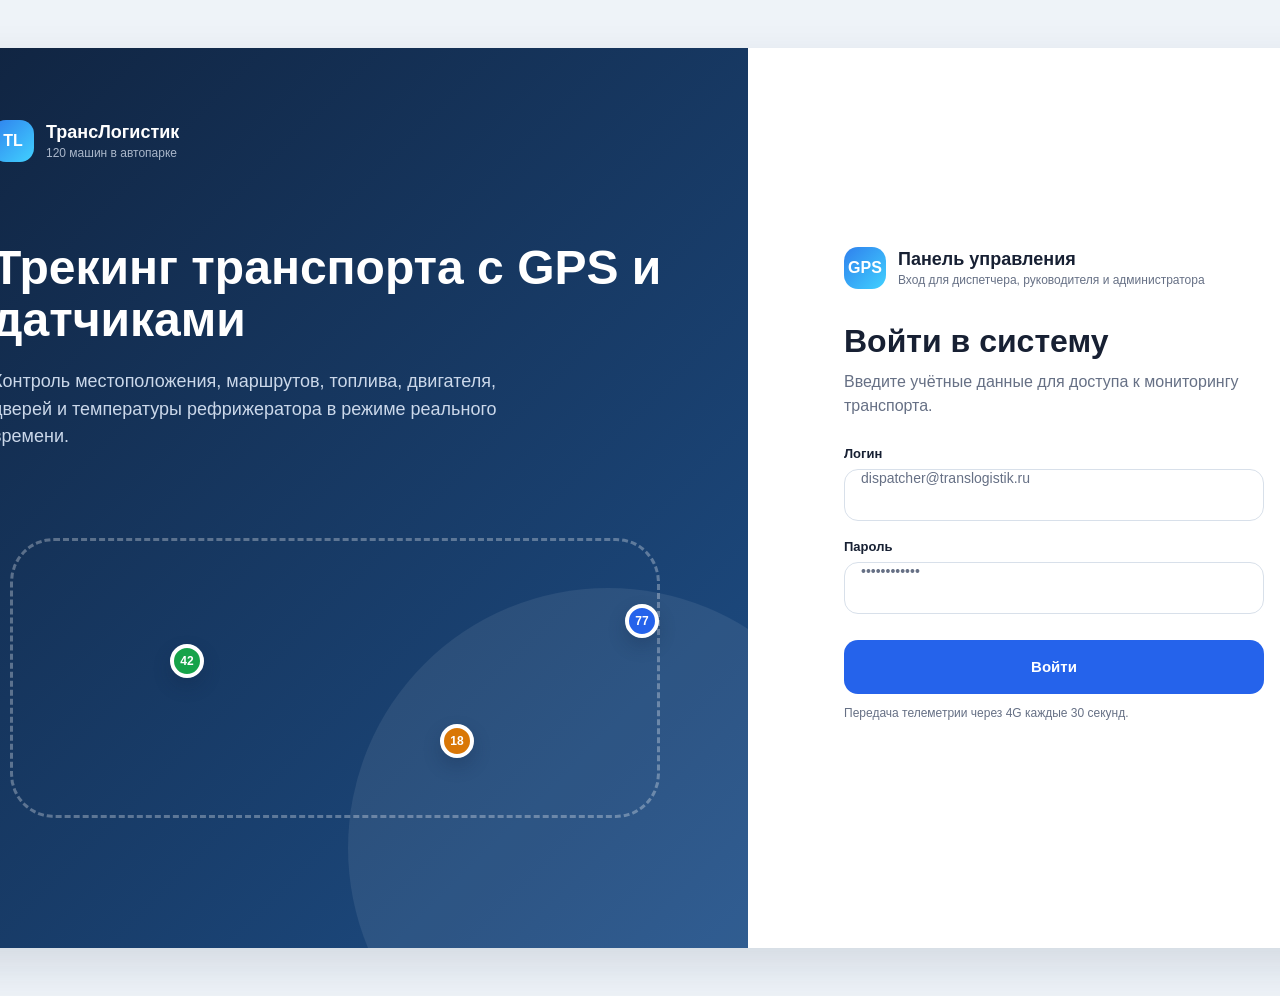
<file: figma-screens/01-login.html>
<!doctype html>
<html lang="ru">
<head>
  <meta charset="utf-8" />
  <meta name="viewport" content="width=device-width, initial-scale=1" />
  <title>01 Login</title>
  <style>

    :root {
      --bg: #eef3f8;
      --surface: #ffffff;
      --surface-soft: #f7fafc;
      --nav: #10233f;
      --nav-2: #17365f;
      --text: #172033;
      --muted: #667085;
      --line: #d8e0ea;
      --blue: #2563eb;
      --blue-soft: #e9f1ff;
      --green: #16a34a;
      --green-soft: #e9f8ef;
      --yellow: #d97706;
      --yellow-soft: #fff5db;
      --red: #dc2626;
      --red-soft: #ffebeb;
      --purple: #7c3aed;
      --purple-soft: #f1eaff;
      --shadow: 0 18px 45px rgba(16, 35, 63, 0.12);
      --radius: 18px;
      --radius-sm: 12px;
      --font: Inter, Arial, sans-serif;
    }

    * {
      box-sizing: border-box;
    }

    body {
      margin: 0;
      background: var(--bg);
      color: var(--text);
      font-family: var(--font);
    }

    .page {
      display: flex;
      flex-direction: column;
      gap: 56px;
      padding: 48px;
    }

    .figma-frame {
      position: relative;
      overflow: hidden;
      background: var(--surface-soft);
      border-radius: 28px;
      box-shadow: var(--shadow);
    }

    .desktop {
      width: 1440px;
      height: 900px;
    }

    .mobile {
      width: 390px;
      height: 844px;
      border-radius: 34px;
    }

    .label {
      position: absolute;
      top: 24px;
      right: 28px;
      color: var(--muted);
      font-size: 13px;
      font-weight: 700;
      letter-spacing: 0.05em;
      text-transform: uppercase;
      z-index: 20;
    }

    .sidebar {
      width: 260px;
      height: 100%;
      padding: 28px 20px;
      background: var(--nav);
      color: #ffffff;
    }

    .brand {
      display: flex;
      align-items: center;
      gap: 12px;
      margin-bottom: 36px;
    }

    .brand-mark {
      display: flex;
      align-items: center;
      justify-content: center;
      width: 42px;
      height: 42px;
      border-radius: 14px;
      background: linear-gradient(135deg, #2f80ed, #41d1ff);
      color: #ffffff;
      font-weight: 800;
    }

    .brand-title {
      font-size: 18px;
      font-weight: 800;
    }

    .brand-subtitle {
      margin-top: 3px;
      color: #aab7ca;
      font-size: 12px;
    }

    .nav-item {
      display: flex;
      align-items: center;
      gap: 12px;
      height: 44px;
      padding: 0 14px;
      margin-bottom: 8px;
      border-radius: 12px;
      color: #c7d2e4;
      font-size: 14px;
      font-weight: 600;
    }

    .nav-item.active {
      background: var(--nav-2);
      color: #ffffff;
    }

    .nav-dot {
      width: 8px;
      height: 8px;
      border-radius: 50%;
      background: currentColor;
      opacity: 0.9;
    }

    .app {
      display: flex;
      height: 100%;
    }

    .content {
      flex: 1;
      padding: 28px;
    }

    .topbar {
      display: flex;
      align-items: center;
      justify-content: space-between;
      margin-bottom: 22px;
    }

    .title-block h1 {
      margin: 0;
      font-size: 30px;
      line-height: 1.15;
    }

    .title-block p {
      margin: 8px 0 0;
      color: var(--muted);
      font-size: 14px;
    }

    .user-chip {
      display: flex;
      align-items: center;
      gap: 10px;
      padding: 10px 14px;
      border: 1px solid var(--line);
      border-radius: 999px;
      background: var(--surface);
      font-size: 14px;
      font-weight: 700;
    }

    .avatar {
      display: flex;
      align-items: center;
      justify-content: center;
      width: 32px;
      height: 32px;
      border-radius: 50%;
      background: var(--blue-soft);
      color: var(--blue);
      font-weight: 800;
    }

    .stats {
      display: grid;
      grid-template-columns: repeat(4, 1fr);
      gap: 16px;
      margin-bottom: 18px;
    }

    .stat-card {
      min-height: 104px;
      padding: 18px;
      border: 1px solid var(--line);
      border-radius: var(--radius);
      background: var(--surface);
    }

    .stat-label {
      color: var(--muted);
      font-size: 13px;
      font-weight: 700;
    }

    .stat-value {
      margin-top: 10px;
      font-size: 28px;
      font-weight: 850;
    }

    .stat-note {
      margin-top: 8px;
      color: var(--muted);
      font-size: 12px;
    }

    .grid-main {
      display: grid;
      grid-template-columns: 1fr 340px;
      gap: 18px;
      height: 646px;
    }

    .panel {
      border: 1px solid var(--line);
      border-radius: var(--radius);
      background: var(--surface);
      overflow: hidden;
    }

    .panel-header {
      display: flex;
      align-items: center;
      justify-content: space-between;
      min-height: 58px;
      padding: 16px 18px;
      border-bottom: 1px solid var(--line);
    }

    .panel-title {
      font-size: 16px;
      font-weight: 850;
    }

    .panel-subtitle {
      color: var(--muted);
      font-size: 12px;
      margin-top: 4px;
    }

    .filters {
      display: flex;
      flex-wrap: wrap;
      gap: 8px;
    }

    .pill {
      display: inline-flex;
      align-items: center;
      gap: 7px;
      padding: 8px 10px;
      border-radius: 999px;
      background: var(--surface-soft);
      color: var(--muted);
      font-size: 12px;
      font-weight: 800;
    }

    .pill.blue {
      background: var(--blue-soft);
      color: var(--blue);
    }

    .pill.green {
      background: var(--green-soft);
      color: var(--green);
    }

    .pill.yellow {
      background: var(--yellow-soft);
      color: var(--yellow);
    }

    .pill.red {
      background: var(--red-soft);
      color: var(--red);
    }

    .map {
      position: relative;
      height: calc(100% - 58px);
      background:
        linear-gradient(90deg, rgba(37, 99, 235, 0.08) 1px, transparent 1px),
        linear-gradient(0deg, rgba(37, 99, 235, 0.08) 1px, transparent 1px),
        #edf6fb;
      background-size: 54px 54px;
    }

    .route {
      position: absolute;
      height: 7px;
      border-radius: 999px;
      background: rgba(37, 99, 235, 0.36);
      transform-origin: left center;
    }

    .route.green {
      background: rgba(22, 163, 74, 0.4);
    }

    .route.red {
      background: rgba(220, 38, 38, 0.38);
    }

    .vehicle-marker {
      position: absolute;
      display: flex;
      align-items: center;
      justify-content: center;
      width: 34px;
      height: 34px;
      border: 4px solid #ffffff;
      border-radius: 50%;
      color: #ffffff;
      font-size: 12px;
      font-weight: 900;
      box-shadow: 0 8px 18px rgba(16, 35, 63, 0.24);
    }

    .vehicle-marker.green {
      background: var(--green);
    }

    .vehicle-marker.blue {
      background: var(--blue);
    }

    .vehicle-marker.yellow {
      background: var(--yellow);
    }

    .vehicle-marker.red {
      background: var(--red);
    }

    .vehicle-popup {
      position: absolute;
      left: 530px;
      top: 215px;
      width: 260px;
      padding: 16px;
      border: 1px solid var(--line);
      border-radius: 18px;
      background: #ffffff;
      box-shadow: var(--shadow);
    }

    .popup-title {
      font-size: 16px;
      font-weight: 850;
    }

    .popup-row {
      display: flex;
      justify-content: space-between;
      margin-top: 10px;
      color: var(--muted);
      font-size: 13px;
    }

    .popup-row strong {
      color: var(--text);
    }

    .right-stack {
      display: flex;
      flex-direction: column;
      gap: 14px;
      height: 100%;
    }

    .vehicle-list {
      flex: 1;
      border: 1px solid var(--line);
      border-radius: var(--radius);
      background: var(--surface);
      overflow: hidden;
    }

    .list-search {
      padding: 14px;
      border-bottom: 1px solid var(--line);
    }

    .input {
      width: 100%;
      height: 42px;
      padding: 0 14px;
      border: 1px solid var(--line);
      border-radius: 12px;
      background: #ffffff;
      color: var(--muted);
      font-size: 13px;
    }

    .vehicle-row {
      display: grid;
      grid-template-columns: 40px 1fr auto;
      gap: 12px;
      align-items: center;
      padding: 13px 14px;
      border-bottom: 1px solid var(--line);
    }

    .vehicle-icon {
      display: flex;
      align-items: center;
      justify-content: center;
      width: 38px;
      height: 38px;
      border-radius: 13px;
      background: var(--blue-soft);
      color: var(--blue);
      font-size: 13px;
      font-weight: 900;
    }

    .row-title {
      font-size: 13px;
      font-weight: 850;
    }

    .row-subtitle {
      margin-top: 4px;
      color: var(--muted);
      font-size: 12px;
    }

    .status {
      padding: 6px 8px;
      border-radius: 999px;
      font-size: 11px;
      font-weight: 850;
    }

    .status.green {
      background: var(--green-soft);
      color: var(--green);
    }

    .status.blue {
      background: var(--blue-soft);
      color: var(--blue);
    }

    .status.yellow {
      background: var(--yellow-soft);
      color: var(--yellow);
    }

    .status.red {
      background: var(--red-soft);
      color: var(--red);
    }

    .alerts {
      height: 248px;
      border: 1px solid var(--line);
      border-radius: var(--radius);
      background: var(--surface);
      overflow: hidden;
    }

    .alert-item {
      padding: 12px 14px;
      border-bottom: 1px solid var(--line);
    }

    .alert-top {
      display: flex;
      justify-content: space-between;
      gap: 10px;
      font-size: 12px;
      font-weight: 850;
    }

    .alert-desc {
      margin-top: 6px;
      color: var(--muted);
      font-size: 12px;
      line-height: 1.35;
    }

    .button {
      display: inline-flex;
      align-items: center;
      justify-content: center;
      min-height: 42px;
      padding: 0 16px;
      border: 0;
      border-radius: 12px;
      background: var(--blue);
      color: #ffffff;
      font-size: 13px;
      font-weight: 850;
    }

    .button.secondary {
      background: var(--blue-soft);
      color: var(--blue);
    }

    .button.outline {
      background: #ffffff;
      color: var(--text);
      border: 1px solid var(--line);
    }

    .login-screen {
      display: grid;
      grid-template-columns: 1.15fr 0.85fr;
      height: 100%;
      background: #ffffff;
    }

    .login-hero {
      position: relative;
      padding: 72px;
      background: linear-gradient(135deg, #10233f, #1e4f88);
      color: #ffffff;
      overflow: hidden;
    }

    .hero-circles {
      position: absolute;
      right: -120px;
      bottom: -160px;
      width: 520px;
      height: 520px;
      border-radius: 50%;
      background: rgba(255, 255, 255, 0.08);
    }

    .hero-route {
      position: absolute;
      left: 90px;
      bottom: 130px;
      width: 650px;
      height: 280px;
      border: 3px dashed rgba(255, 255, 255, 0.3);
      border-radius: 44px;
    }

    .login-hero h1 {
      position: relative;
      max-width: 700px;
      margin: 80px 0 0;
      font-size: 48px;
      line-height: 1.08;
    }

    .login-hero p {
      position: relative;
      max-width: 560px;
      margin-top: 22px;
      color: #cbd8ea;
      font-size: 18px;
      line-height: 1.55;
    }

    .login-form-wrap {
      display: flex;
      align-items: center;
      justify-content: center;
      padding: 64px;
    }

    .login-form {
      width: 420px;
    }

    .login-form h2 {
      margin: 0;
      font-size: 32px;
    }

    .login-form p {
      margin: 10px 0 28px;
      color: var(--muted);
      line-height: 1.5;
    }

    .field-label {
      margin: 18px 0 8px;
      color: var(--text);
      font-size: 13px;
      font-weight: 850;
    }

    .login-input {
      width: 100%;
      height: 52px;
      padding: 0 16px;
      border: 1px solid var(--line);
      border-radius: 14px;
      font-size: 14px;
      color: var(--muted);
    }

    .login-button {
      width: 100%;
      height: 54px;
      margin-top: 26px;
      border: 0;
      border-radius: 14px;
      background: var(--blue);
      color: #ffffff;
      font-size: 15px;
      font-weight: 850;
    }

    .two-column {
      display: grid;
      grid-template-columns: 0.92fr 1.08fr;
      gap: 18px;
      height: 770px;
    }

    .detail-card {
      padding: 22px;
      border: 1px solid var(--line);
      border-radius: var(--radius);
      background: var(--surface);
    }

    .big-plate {
      display: flex;
      align-items: center;
      justify-content: space-between;
      padding: 22px;
      border-radius: 18px;
      background: var(--nav);
      color: #ffffff;
    }

    .plate-number {
      font-size: 30px;
      font-weight: 900;
      letter-spacing: 0.04em;
    }

    .plate-meta {
      margin-top: 8px;
      color: #b8c6da;
      font-size: 13px;
    }

    .metrics-grid {
      display: grid;
      grid-template-columns: repeat(2, 1fr);
      gap: 14px;
      margin-top: 18px;
    }

    .metric {
      padding: 16px;
      border: 1px solid var(--line);
      border-radius: 16px;
      background: var(--surface-soft);
    }

    .metric-label {
      color: var(--muted);
      font-size: 12px;
      font-weight: 800;
    }

    .metric-value {
      margin-top: 8px;
      font-size: 22px;
      font-weight: 900;
    }

    .section-title {
      margin: 22px 0 12px;
      font-size: 16px;
      font-weight: 900;
    }

    .timeline {
      display: flex;
      flex-direction: column;
      gap: 10px;
      margin-top: 12px;
    }

    .timeline-row {
      display: grid;
      grid-template-columns: 18px 1fr auto;
      gap: 10px;
      align-items: center;
      padding: 12px;
      border: 1px solid var(--line);
      border-radius: 14px;
      background: #ffffff;
      font-size: 13px;
    }

    .timeline-dot {
      width: 12px;
      height: 12px;
      border-radius: 50%;
      background: var(--blue);
    }

    .mock-map-panel {
      position: relative;
      border: 1px solid var(--line);
      border-radius: var(--radius);
      background:
        linear-gradient(90deg, rgba(37, 99, 235, 0.08) 1px, transparent 1px),
        linear-gradient(0deg, rgba(37, 99, 235, 0.08) 1px, transparent 1px),
        #edf6fb;
      background-size: 48px 48px;
      overflow: hidden;
    }

    .route-dot {
      position: absolute;
      width: 20px;
      height: 20px;
      border: 4px solid #ffffff;
      border-radius: 50%;
      background: var(--blue);
      box-shadow: 0 6px 16px rgba(16, 35, 63, 0.24);
    }

    .table {
      width: 100%;
      border-collapse: collapse;
      font-size: 13px;
    }

    .table th {
      padding: 13px 14px;
      background: var(--surface-soft);
      color: var(--muted);
      text-align: left;
      font-size: 12px;
      font-weight: 850;
    }

    .table td {
      padding: 14px;
      border-top: 1px solid var(--line);
      color: var(--text);
    }

    .screen-grid {
      display: grid;
      grid-template-columns: repeat(3, 1fr);
      gap: 18px;
      margin-top: 16px;
    }

    .sensor-card {
      padding: 18px;
      border: 1px solid var(--line);
      border-radius: var(--radius);
      background: #ffffff;
    }

    .sensor-head {
      display: flex;
      justify-content: space-between;
      align-items: center;
      margin-bottom: 16px;
    }

    .sensor-name {
      font-size: 15px;
      font-weight: 900;
    }

    .gauge {
      position: relative;
      height: 10px;
      border-radius: 999px;
      background: #e6edf5;
      overflow: hidden;
    }

    .gauge-fill {
      height: 100%;
      border-radius: 999px;
      background: var(--blue);
    }

    .chart {
      display: flex;
      align-items: end;
      gap: 9px;
      height: 146px;
      padding: 16px;
      border: 1px solid var(--line);
      border-radius: var(--radius);
      background: #ffffff;
    }

    .bar {
      flex: 1;
      border-radius: 999px 999px 0 0;
      background: linear-gradient(180deg, #2f80ed, #90c2ff);
    }

    .report-layout {
      display: grid;
      grid-template-columns: 350px 1fr;
      gap: 18px;
      height: 770px;
    }

    .form-card {
      padding: 20px;
      border: 1px solid var(--line);
      border-radius: var(--radius);
      background: #ffffff;
    }

    .select-box {
      display: flex;
      align-items: center;
      justify-content: space-between;
      height: 46px;
      padding: 0 14px;
      margin-bottom: 12px;
      border: 1px solid var(--line);
      border-radius: 12px;
      color: var(--muted);
      font-size: 13px;
    }

    .integration-grid {
      display: grid;
      grid-template-columns: repeat(3, 1fr);
      gap: 18px;
      margin-top: 16px;
    }

    .integration-card {
      min-height: 190px;
      padding: 22px;
      border: 1px solid var(--line);
      border-radius: var(--radius);
      background: #ffffff;
    }

    .integration-icon {
      display: flex;
      align-items: center;
      justify-content: center;
      width: 54px;
      height: 54px;
      border-radius: 18px;
      background: var(--blue-soft);
      color: var(--blue);
      font-weight: 900;
      margin-bottom: 16px;
    }

    .mobile-shell {
      height: 100%;
      background: #ffffff;
    }

    .mobile-top {
      padding: 28px 22px 16px;
      background: var(--nav);
      color: #ffffff;
    }

    .mobile-top h2 {
      margin: 18px 0 4px;
      font-size: 24px;
    }

    .mobile-top p {
      margin: 0;
      color: #b8c6da;
      font-size: 13px;
    }

    .mobile-body {
      padding: 18px;
    }

    .mobile-card {
      padding: 16px;
      border: 1px solid var(--line);
      border-radius: 18px;
      background: #ffffff;
      box-shadow: 0 8px 26px rgba(16, 35, 63, 0.08);
      margin-bottom: 14px;
    }

    .status-buttons {
      display: grid;
      grid-template-columns: repeat(2, 1fr);
      gap: 10px;
      margin-top: 14px;
    }

    .mobile-status {
      padding: 12px 8px;
      border-radius: 12px;
      background: var(--surface-soft);
      color: var(--text);
      font-size: 12px;
      font-weight: 850;
      text-align: center;
    }

    .mobile-status.active {
      background: var(--blue);
      color: #ffffff;
    }

    .phone-map {
      position: relative;
      height: 245px;
      border-radius: 20px;
      background:
        linear-gradient(90deg, rgba(37, 99, 235, 0.08) 1px, transparent 1px),
        linear-gradient(0deg, rgba(37, 99, 235, 0.08) 1px, transparent 1px),
        #edf6fb;
      background-size: 36px 36px;
      overflow: hidden;
    }
  

    body {
      min-height: 100vh;
      display: flex;
      align-items: flex-start;
      justify-content: center;
      padding: 48px;
    }

    .page {
      display: block;
      padding: 0;
    }

    .single-frame {
      margin: 0;
    }

    .screen-label {
      display: none;
    }

  </style>
</head>
<body>
  <main class="page">
    <section class="figma-frame desktop single-frame">
      <div class="label screen-label">Frame 01 / Авторизация</div>
      <div class="login-screen">
        <div class="login-hero">
          <div class="brand">
            <div class="brand-mark">TL</div>
            <div>
              <div class="brand-title">ТрансЛогистик</div>
              <div class="brand-subtitle">120 машин в автопарке</div>
            </div>
          </div>
          <h1>Трекинг транспорта с GPS и датчиками</h1>
          <p>Контроль местоположения, маршрутов, топлива, двигателя, дверей и температуры рефрижератора в режиме реального времени.</p>
          <div class="hero-route"></div>
          <div class="hero-circles"></div>
          <div class="vehicle-marker green" style="left: 250px; bottom: 270px;">42</div>
          <div class="vehicle-marker yellow" style="left: 520px; bottom: 190px;">18</div>
          <div class="vehicle-marker blue" style="left: 705px; bottom: 310px;">77</div>
        </div>
        <div class="login-form-wrap">
          <div class="login-form">
            <div class="brand" style="color: var(--text); margin-bottom: 34px;">
              <div class="brand-mark">GPS</div>
              <div>
                <div class="brand-title">Панель управления</div>
                <div class="brand-subtitle" style="color: var(--muted);">Вход для диспетчера, руководителя и администратора</div>
              </div>
            </div>
            <h2>Войти в систему</h2>
            <p>Введите учётные данные для доступа к мониторингу транспорта.</p>
            <div class="field-label">Логин</div>
            <div class="login-input">dispatcher@translogistik.ru</div>
            <div class="field-label">Пароль</div>
            <div class="login-input">••••••••••••</div>
            <button class="login-button">Войти</button>
            <p style="font-size: 12px;">Передача телеметрии через 4G каждые 30 секунд.</p>
          </div>
        </div>
      </div>
    </section>
  </main>
</body>
</html>
</file>
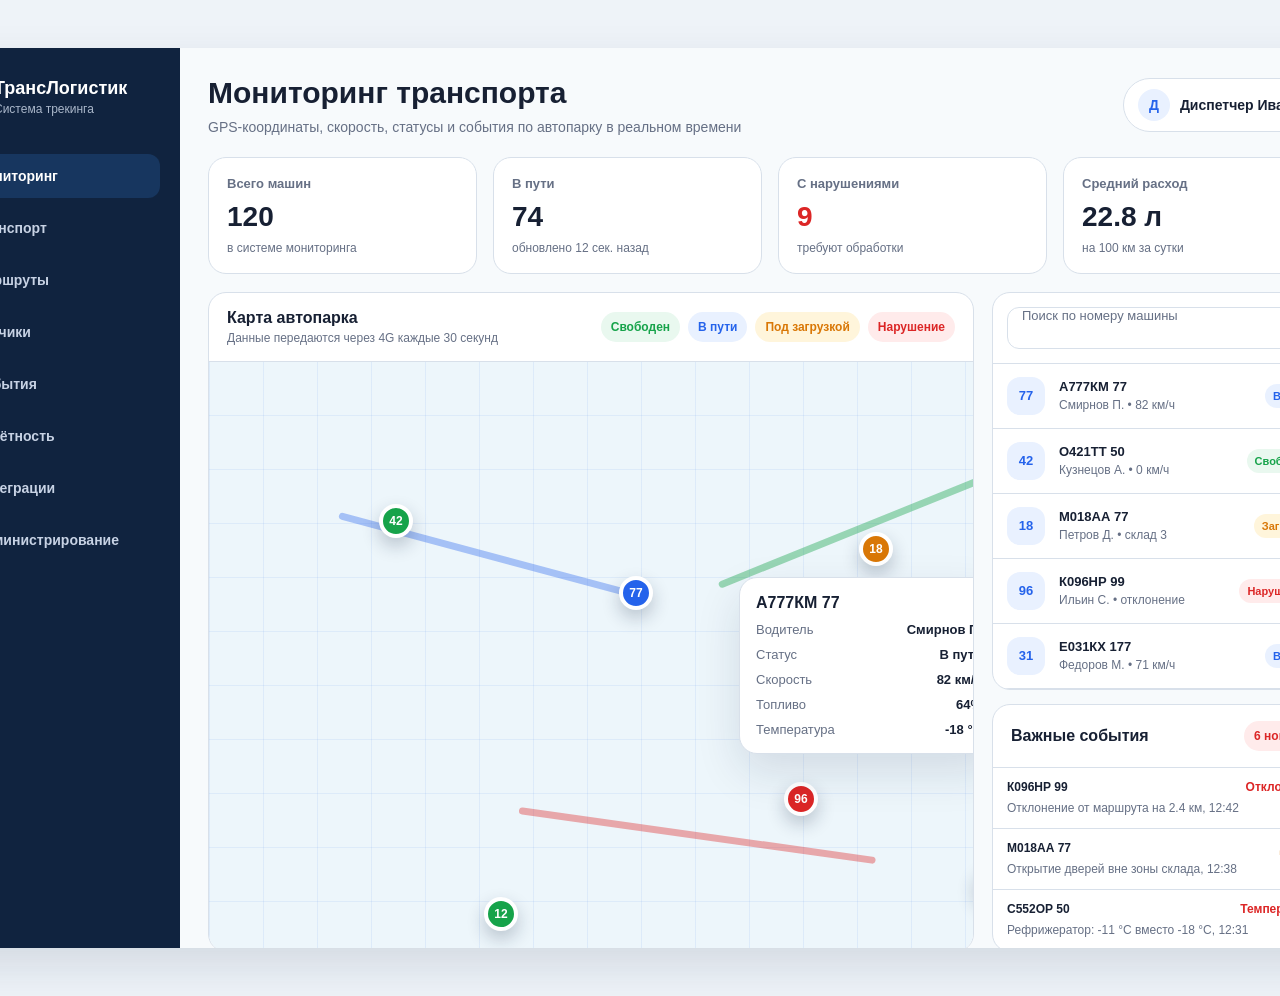
<file: figma-screens/02-monitoring.html>
<!doctype html>
<html lang="ru">
<head>
  <meta charset="utf-8" />
  <meta name="viewport" content="width=device-width, initial-scale=1" />
  <title>02 Monitoring</title>
  <style>

    :root {
      --bg: #eef3f8;
      --surface: #ffffff;
      --surface-soft: #f7fafc;
      --nav: #10233f;
      --nav-2: #17365f;
      --text: #172033;
      --muted: #667085;
      --line: #d8e0ea;
      --blue: #2563eb;
      --blue-soft: #e9f1ff;
      --green: #16a34a;
      --green-soft: #e9f8ef;
      --yellow: #d97706;
      --yellow-soft: #fff5db;
      --red: #dc2626;
      --red-soft: #ffebeb;
      --purple: #7c3aed;
      --purple-soft: #f1eaff;
      --shadow: 0 18px 45px rgba(16, 35, 63, 0.12);
      --radius: 18px;
      --radius-sm: 12px;
      --font: Inter, Arial, sans-serif;
    }

    * {
      box-sizing: border-box;
    }

    body {
      margin: 0;
      background: var(--bg);
      color: var(--text);
      font-family: var(--font);
    }

    .page {
      display: flex;
      flex-direction: column;
      gap: 56px;
      padding: 48px;
    }

    .figma-frame {
      position: relative;
      overflow: hidden;
      background: var(--surface-soft);
      border-radius: 28px;
      box-shadow: var(--shadow);
    }

    .desktop {
      width: 1440px;
      height: 900px;
    }

    .mobile {
      width: 390px;
      height: 844px;
      border-radius: 34px;
    }

    .label {
      position: absolute;
      top: 24px;
      right: 28px;
      color: var(--muted);
      font-size: 13px;
      font-weight: 700;
      letter-spacing: 0.05em;
      text-transform: uppercase;
      z-index: 20;
    }

    .sidebar {
      width: 260px;
      height: 100%;
      padding: 28px 20px;
      background: var(--nav);
      color: #ffffff;
    }

    .brand {
      display: flex;
      align-items: center;
      gap: 12px;
      margin-bottom: 36px;
    }

    .brand-mark {
      display: flex;
      align-items: center;
      justify-content: center;
      width: 42px;
      height: 42px;
      border-radius: 14px;
      background: linear-gradient(135deg, #2f80ed, #41d1ff);
      color: #ffffff;
      font-weight: 800;
    }

    .brand-title {
      font-size: 18px;
      font-weight: 800;
    }

    .brand-subtitle {
      margin-top: 3px;
      color: #aab7ca;
      font-size: 12px;
    }

    .nav-item {
      display: flex;
      align-items: center;
      gap: 12px;
      height: 44px;
      padding: 0 14px;
      margin-bottom: 8px;
      border-radius: 12px;
      color: #c7d2e4;
      font-size: 14px;
      font-weight: 600;
    }

    .nav-item.active {
      background: var(--nav-2);
      color: #ffffff;
    }

    .nav-dot {
      width: 8px;
      height: 8px;
      border-radius: 50%;
      background: currentColor;
      opacity: 0.9;
    }

    .app {
      display: flex;
      height: 100%;
    }

    .content {
      flex: 1;
      padding: 28px;
    }

    .topbar {
      display: flex;
      align-items: center;
      justify-content: space-between;
      margin-bottom: 22px;
    }

    .title-block h1 {
      margin: 0;
      font-size: 30px;
      line-height: 1.15;
    }

    .title-block p {
      margin: 8px 0 0;
      color: var(--muted);
      font-size: 14px;
    }

    .user-chip {
      display: flex;
      align-items: center;
      gap: 10px;
      padding: 10px 14px;
      border: 1px solid var(--line);
      border-radius: 999px;
      background: var(--surface);
      font-size: 14px;
      font-weight: 700;
    }

    .avatar {
      display: flex;
      align-items: center;
      justify-content: center;
      width: 32px;
      height: 32px;
      border-radius: 50%;
      background: var(--blue-soft);
      color: var(--blue);
      font-weight: 800;
    }

    .stats {
      display: grid;
      grid-template-columns: repeat(4, 1fr);
      gap: 16px;
      margin-bottom: 18px;
    }

    .stat-card {
      min-height: 104px;
      padding: 18px;
      border: 1px solid var(--line);
      border-radius: var(--radius);
      background: var(--surface);
    }

    .stat-label {
      color: var(--muted);
      font-size: 13px;
      font-weight: 700;
    }

    .stat-value {
      margin-top: 10px;
      font-size: 28px;
      font-weight: 850;
    }

    .stat-note {
      margin-top: 8px;
      color: var(--muted);
      font-size: 12px;
    }

    .grid-main {
      display: grid;
      grid-template-columns: 1fr 340px;
      gap: 18px;
      height: 646px;
    }

    .panel {
      border: 1px solid var(--line);
      border-radius: var(--radius);
      background: var(--surface);
      overflow: hidden;
    }

    .panel-header {
      display: flex;
      align-items: center;
      justify-content: space-between;
      min-height: 58px;
      padding: 16px 18px;
      border-bottom: 1px solid var(--line);
    }

    .panel-title {
      font-size: 16px;
      font-weight: 850;
    }

    .panel-subtitle {
      color: var(--muted);
      font-size: 12px;
      margin-top: 4px;
    }

    .filters {
      display: flex;
      flex-wrap: wrap;
      gap: 8px;
    }

    .pill {
      display: inline-flex;
      align-items: center;
      gap: 7px;
      padding: 8px 10px;
      border-radius: 999px;
      background: var(--surface-soft);
      color: var(--muted);
      font-size: 12px;
      font-weight: 800;
    }

    .pill.blue {
      background: var(--blue-soft);
      color: var(--blue);
    }

    .pill.green {
      background: var(--green-soft);
      color: var(--green);
    }

    .pill.yellow {
      background: var(--yellow-soft);
      color: var(--yellow);
    }

    .pill.red {
      background: var(--red-soft);
      color: var(--red);
    }

    .map {
      position: relative;
      height: calc(100% - 58px);
      background:
        linear-gradient(90deg, rgba(37, 99, 235, 0.08) 1px, transparent 1px),
        linear-gradient(0deg, rgba(37, 99, 235, 0.08) 1px, transparent 1px),
        #edf6fb;
      background-size: 54px 54px;
    }

    .route {
      position: absolute;
      height: 7px;
      border-radius: 999px;
      background: rgba(37, 99, 235, 0.36);
      transform-origin: left center;
    }

    .route.green {
      background: rgba(22, 163, 74, 0.4);
    }

    .route.red {
      background: rgba(220, 38, 38, 0.38);
    }

    .vehicle-marker {
      position: absolute;
      display: flex;
      align-items: center;
      justify-content: center;
      width: 34px;
      height: 34px;
      border: 4px solid #ffffff;
      border-radius: 50%;
      color: #ffffff;
      font-size: 12px;
      font-weight: 900;
      box-shadow: 0 8px 18px rgba(16, 35, 63, 0.24);
    }

    .vehicle-marker.green {
      background: var(--green);
    }

    .vehicle-marker.blue {
      background: var(--blue);
    }

    .vehicle-marker.yellow {
      background: var(--yellow);
    }

    .vehicle-marker.red {
      background: var(--red);
    }

    .vehicle-popup {
      position: absolute;
      left: 530px;
      top: 215px;
      width: 260px;
      padding: 16px;
      border: 1px solid var(--line);
      border-radius: 18px;
      background: #ffffff;
      box-shadow: var(--shadow);
    }

    .popup-title {
      font-size: 16px;
      font-weight: 850;
    }

    .popup-row {
      display: flex;
      justify-content: space-between;
      margin-top: 10px;
      color: var(--muted);
      font-size: 13px;
    }

    .popup-row strong {
      color: var(--text);
    }

    .right-stack {
      display: flex;
      flex-direction: column;
      gap: 14px;
      height: 100%;
    }

    .vehicle-list {
      flex: 1;
      border: 1px solid var(--line);
      border-radius: var(--radius);
      background: var(--surface);
      overflow: hidden;
    }

    .list-search {
      padding: 14px;
      border-bottom: 1px solid var(--line);
    }

    .input {
      width: 100%;
      height: 42px;
      padding: 0 14px;
      border: 1px solid var(--line);
      border-radius: 12px;
      background: #ffffff;
      color: var(--muted);
      font-size: 13px;
    }

    .vehicle-row {
      display: grid;
      grid-template-columns: 40px 1fr auto;
      gap: 12px;
      align-items: center;
      padding: 13px 14px;
      border-bottom: 1px solid var(--line);
    }

    .vehicle-icon {
      display: flex;
      align-items: center;
      justify-content: center;
      width: 38px;
      height: 38px;
      border-radius: 13px;
      background: var(--blue-soft);
      color: var(--blue);
      font-size: 13px;
      font-weight: 900;
    }

    .row-title {
      font-size: 13px;
      font-weight: 850;
    }

    .row-subtitle {
      margin-top: 4px;
      color: var(--muted);
      font-size: 12px;
    }

    .status {
      padding: 6px 8px;
      border-radius: 999px;
      font-size: 11px;
      font-weight: 850;
    }

    .status.green {
      background: var(--green-soft);
      color: var(--green);
    }

    .status.blue {
      background: var(--blue-soft);
      color: var(--blue);
    }

    .status.yellow {
      background: var(--yellow-soft);
      color: var(--yellow);
    }

    .status.red {
      background: var(--red-soft);
      color: var(--red);
    }

    .alerts {
      height: 248px;
      border: 1px solid var(--line);
      border-radius: var(--radius);
      background: var(--surface);
      overflow: hidden;
    }

    .alert-item {
      padding: 12px 14px;
      border-bottom: 1px solid var(--line);
    }

    .alert-top {
      display: flex;
      justify-content: space-between;
      gap: 10px;
      font-size: 12px;
      font-weight: 850;
    }

    .alert-desc {
      margin-top: 6px;
      color: var(--muted);
      font-size: 12px;
      line-height: 1.35;
    }

    .button {
      display: inline-flex;
      align-items: center;
      justify-content: center;
      min-height: 42px;
      padding: 0 16px;
      border: 0;
      border-radius: 12px;
      background: var(--blue);
      color: #ffffff;
      font-size: 13px;
      font-weight: 850;
    }

    .button.secondary {
      background: var(--blue-soft);
      color: var(--blue);
    }

    .button.outline {
      background: #ffffff;
      color: var(--text);
      border: 1px solid var(--line);
    }

    .login-screen {
      display: grid;
      grid-template-columns: 1.15fr 0.85fr;
      height: 100%;
      background: #ffffff;
    }

    .login-hero {
      position: relative;
      padding: 72px;
      background: linear-gradient(135deg, #10233f, #1e4f88);
      color: #ffffff;
      overflow: hidden;
    }

    .hero-circles {
      position: absolute;
      right: -120px;
      bottom: -160px;
      width: 520px;
      height: 520px;
      border-radius: 50%;
      background: rgba(255, 255, 255, 0.08);
    }

    .hero-route {
      position: absolute;
      left: 90px;
      bottom: 130px;
      width: 650px;
      height: 280px;
      border: 3px dashed rgba(255, 255, 255, 0.3);
      border-radius: 44px;
    }

    .login-hero h1 {
      position: relative;
      max-width: 700px;
      margin: 80px 0 0;
      font-size: 48px;
      line-height: 1.08;
    }

    .login-hero p {
      position: relative;
      max-width: 560px;
      margin-top: 22px;
      color: #cbd8ea;
      font-size: 18px;
      line-height: 1.55;
    }

    .login-form-wrap {
      display: flex;
      align-items: center;
      justify-content: center;
      padding: 64px;
    }

    .login-form {
      width: 420px;
    }

    .login-form h2 {
      margin: 0;
      font-size: 32px;
    }

    .login-form p {
      margin: 10px 0 28px;
      color: var(--muted);
      line-height: 1.5;
    }

    .field-label {
      margin: 18px 0 8px;
      color: var(--text);
      font-size: 13px;
      font-weight: 850;
    }

    .login-input {
      width: 100%;
      height: 52px;
      padding: 0 16px;
      border: 1px solid var(--line);
      border-radius: 14px;
      font-size: 14px;
      color: var(--muted);
    }

    .login-button {
      width: 100%;
      height: 54px;
      margin-top: 26px;
      border: 0;
      border-radius: 14px;
      background: var(--blue);
      color: #ffffff;
      font-size: 15px;
      font-weight: 850;
    }

    .two-column {
      display: grid;
      grid-template-columns: 0.92fr 1.08fr;
      gap: 18px;
      height: 770px;
    }

    .detail-card {
      padding: 22px;
      border: 1px solid var(--line);
      border-radius: var(--radius);
      background: var(--surface);
    }

    .big-plate {
      display: flex;
      align-items: center;
      justify-content: space-between;
      padding: 22px;
      border-radius: 18px;
      background: var(--nav);
      color: #ffffff;
    }

    .plate-number {
      font-size: 30px;
      font-weight: 900;
      letter-spacing: 0.04em;
    }

    .plate-meta {
      margin-top: 8px;
      color: #b8c6da;
      font-size: 13px;
    }

    .metrics-grid {
      display: grid;
      grid-template-columns: repeat(2, 1fr);
      gap: 14px;
      margin-top: 18px;
    }

    .metric {
      padding: 16px;
      border: 1px solid var(--line);
      border-radius: 16px;
      background: var(--surface-soft);
    }

    .metric-label {
      color: var(--muted);
      font-size: 12px;
      font-weight: 800;
    }

    .metric-value {
      margin-top: 8px;
      font-size: 22px;
      font-weight: 900;
    }

    .section-title {
      margin: 22px 0 12px;
      font-size: 16px;
      font-weight: 900;
    }

    .timeline {
      display: flex;
      flex-direction: column;
      gap: 10px;
      margin-top: 12px;
    }

    .timeline-row {
      display: grid;
      grid-template-columns: 18px 1fr auto;
      gap: 10px;
      align-items: center;
      padding: 12px;
      border: 1px solid var(--line);
      border-radius: 14px;
      background: #ffffff;
      font-size: 13px;
    }

    .timeline-dot {
      width: 12px;
      height: 12px;
      border-radius: 50%;
      background: var(--blue);
    }

    .mock-map-panel {
      position: relative;
      border: 1px solid var(--line);
      border-radius: var(--radius);
      background:
        linear-gradient(90deg, rgba(37, 99, 235, 0.08) 1px, transparent 1px),
        linear-gradient(0deg, rgba(37, 99, 235, 0.08) 1px, transparent 1px),
        #edf6fb;
      background-size: 48px 48px;
      overflow: hidden;
    }

    .route-dot {
      position: absolute;
      width: 20px;
      height: 20px;
      border: 4px solid #ffffff;
      border-radius: 50%;
      background: var(--blue);
      box-shadow: 0 6px 16px rgba(16, 35, 63, 0.24);
    }

    .table {
      width: 100%;
      border-collapse: collapse;
      font-size: 13px;
    }

    .table th {
      padding: 13px 14px;
      background: var(--surface-soft);
      color: var(--muted);
      text-align: left;
      font-size: 12px;
      font-weight: 850;
    }

    .table td {
      padding: 14px;
      border-top: 1px solid var(--line);
      color: var(--text);
    }

    .screen-grid {
      display: grid;
      grid-template-columns: repeat(3, 1fr);
      gap: 18px;
      margin-top: 16px;
    }

    .sensor-card {
      padding: 18px;
      border: 1px solid var(--line);
      border-radius: var(--radius);
      background: #ffffff;
    }

    .sensor-head {
      display: flex;
      justify-content: space-between;
      align-items: center;
      margin-bottom: 16px;
    }

    .sensor-name {
      font-size: 15px;
      font-weight: 900;
    }

    .gauge {
      position: relative;
      height: 10px;
      border-radius: 999px;
      background: #e6edf5;
      overflow: hidden;
    }

    .gauge-fill {
      height: 100%;
      border-radius: 999px;
      background: var(--blue);
    }

    .chart {
      display: flex;
      align-items: end;
      gap: 9px;
      height: 146px;
      padding: 16px;
      border: 1px solid var(--line);
      border-radius: var(--radius);
      background: #ffffff;
    }

    .bar {
      flex: 1;
      border-radius: 999px 999px 0 0;
      background: linear-gradient(180deg, #2f80ed, #90c2ff);
    }

    .report-layout {
      display: grid;
      grid-template-columns: 350px 1fr;
      gap: 18px;
      height: 770px;
    }

    .form-card {
      padding: 20px;
      border: 1px solid var(--line);
      border-radius: var(--radius);
      background: #ffffff;
    }

    .select-box {
      display: flex;
      align-items: center;
      justify-content: space-between;
      height: 46px;
      padding: 0 14px;
      margin-bottom: 12px;
      border: 1px solid var(--line);
      border-radius: 12px;
      color: var(--muted);
      font-size: 13px;
    }

    .integration-grid {
      display: grid;
      grid-template-columns: repeat(3, 1fr);
      gap: 18px;
      margin-top: 16px;
    }

    .integration-card {
      min-height: 190px;
      padding: 22px;
      border: 1px solid var(--line);
      border-radius: var(--radius);
      background: #ffffff;
    }

    .integration-icon {
      display: flex;
      align-items: center;
      justify-content: center;
      width: 54px;
      height: 54px;
      border-radius: 18px;
      background: var(--blue-soft);
      color: var(--blue);
      font-weight: 900;
      margin-bottom: 16px;
    }

    .mobile-shell {
      height: 100%;
      background: #ffffff;
    }

    .mobile-top {
      padding: 28px 22px 16px;
      background: var(--nav);
      color: #ffffff;
    }

    .mobile-top h2 {
      margin: 18px 0 4px;
      font-size: 24px;
    }

    .mobile-top p {
      margin: 0;
      color: #b8c6da;
      font-size: 13px;
    }

    .mobile-body {
      padding: 18px;
    }

    .mobile-card {
      padding: 16px;
      border: 1px solid var(--line);
      border-radius: 18px;
      background: #ffffff;
      box-shadow: 0 8px 26px rgba(16, 35, 63, 0.08);
      margin-bottom: 14px;
    }

    .status-buttons {
      display: grid;
      grid-template-columns: repeat(2, 1fr);
      gap: 10px;
      margin-top: 14px;
    }

    .mobile-status {
      padding: 12px 8px;
      border-radius: 12px;
      background: var(--surface-soft);
      color: var(--text);
      font-size: 12px;
      font-weight: 850;
      text-align: center;
    }

    .mobile-status.active {
      background: var(--blue);
      color: #ffffff;
    }

    .phone-map {
      position: relative;
      height: 245px;
      border-radius: 20px;
      background:
        linear-gradient(90deg, rgba(37, 99, 235, 0.08) 1px, transparent 1px),
        linear-gradient(0deg, rgba(37, 99, 235, 0.08) 1px, transparent 1px),
        #edf6fb;
      background-size: 36px 36px;
      overflow: hidden;
    }
  

    body {
      min-height: 100vh;
      display: flex;
      align-items: flex-start;
      justify-content: center;
      padding: 48px;
    }

    .page {
      display: block;
      padding: 0;
    }

    .single-frame {
      margin: 0;
    }

    .screen-label {
      display: none;
    }

  </style>
</head>
<body>
  <main class="page">
    <section class="figma-frame desktop single-frame">
      <div class="label screen-label">Frame 02 / Мониторинг транспорта</div>
      <div class="app">
        <aside class="sidebar">
          <div class="brand">
            <div class="brand-mark">TL</div>
            <div>
              <div class="brand-title">ТрансЛогистик</div>
              <div class="brand-subtitle">Система трекинга</div>
            </div>
          </div>
          <div class="nav-item active"><span class="nav-dot"></span>Мониторинг</div>
          <div class="nav-item"><span class="nav-dot"></span>Транспорт</div>
          <div class="nav-item"><span class="nav-dot"></span>Маршруты</div>
          <div class="nav-item"><span class="nav-dot"></span>Датчики</div>
          <div class="nav-item"><span class="nav-dot"></span>События</div>
          <div class="nav-item"><span class="nav-dot"></span>Отчётность</div>
          <div class="nav-item"><span class="nav-dot"></span>Интеграции</div>
          <div class="nav-item"><span class="nav-dot"></span>Администрирование</div>
        </aside>
        <div class="content">
          <div class="topbar">
            <div class="title-block">
              <h1>Мониторинг транспорта</h1>
              <p>GPS-координаты, скорость, статусы и события по автопарку в реальном времени</p>
            </div>
            <div class="user-chip"><span class="avatar">Д</span>Диспетчер Иванова</div>
          </div>
          <div class="stats">
            <div class="stat-card"><div class="stat-label">Всего машин</div><div class="stat-value">120</div><div class="stat-note">в системе мониторинга</div></div>
            <div class="stat-card"><div class="stat-label">В пути</div><div class="stat-value">74</div><div class="stat-note">обновлено 12 сек. назад</div></div>
            <div class="stat-card"><div class="stat-label">С нарушениями</div><div class="stat-value" style="color: var(--red);">9</div><div class="stat-note">требуют обработки</div></div>
            <div class="stat-card"><div class="stat-label">Средний расход</div><div class="stat-value">22.8 л</div><div class="stat-note">на 100 км за сутки</div></div>
          </div>
          <div class="grid-main">
            <div class="panel">
              <div class="panel-header">
                <div>
                  <div class="panel-title">Карта автопарка</div>
                  <div class="panel-subtitle">Данные передаются через 4G каждые 30 секунд</div>
                </div>
                <div class="filters">
                  <span class="pill green">Свободен</span>
                  <span class="pill blue">В пути</span>
                  <span class="pill yellow">Под загрузкой</span>
                  <span class="pill red">Нарушение</span>
                </div>
              </div>
              <div class="map">
                <div class="route" style="left: 130px; top: 150px; width: 310px; transform: rotate(15deg);"></div>
                <div class="route green" style="left: 510px; top: 220px; width: 280px; transform: rotate(-22deg);"></div>
                <div class="route red" style="left: 310px; top: 445px; width: 360px; transform: rotate(8deg);"></div>
                <div class="vehicle-marker green" style="left: 170px; top: 142px;">42</div>
                <div class="vehicle-marker blue" style="left: 410px; top: 214px;">77</div>
                <div class="vehicle-marker yellow" style="left: 650px; top: 170px;">18</div>
                <div class="vehicle-marker red" style="left: 575px; top: 420px;">96</div>
                <div class="vehicle-marker blue" style="left: 765px; top: 505px;">31</div>
                <div class="vehicle-marker green" style="left: 275px; top: 535px;">12</div>
                <div class="vehicle-popup">
                  <div class="popup-title">А777КМ 77</div>
                  <div class="popup-row"><span>Водитель</span><strong>Смирнов П.</strong></div>
                  <div class="popup-row"><span>Статус</span><strong>В пути</strong></div>
                  <div class="popup-row"><span>Скорость</span><strong>82 км/ч</strong></div>
                  <div class="popup-row"><span>Топливо</span><strong>64%</strong></div>
                  <div class="popup-row"><span>Температура</span><strong>-18 °C</strong></div>
                </div>
              </div>
            </div>
            <div class="right-stack">
              <div class="vehicle-list">
                <div class="list-search"><div class="input">Поиск по номеру машины</div></div>
                <div class="vehicle-row"><div class="vehicle-icon">77</div><div><div class="row-title">А777КМ 77</div><div class="row-subtitle">Смирнов П. • 82 км/ч</div></div><span class="status blue">В пути</span></div>
                <div class="vehicle-row"><div class="vehicle-icon">42</div><div><div class="row-title">О421ТТ 50</div><div class="row-subtitle">Кузнецов А. • 0 км/ч</div></div><span class="status green">Свободен</span></div>
                <div class="vehicle-row"><div class="vehicle-icon">18</div><div><div class="row-title">М018АА 77</div><div class="row-subtitle">Петров Д. • склад 3</div></div><span class="status yellow">Загрузка</span></div>
                <div class="vehicle-row"><div class="vehicle-icon">96</div><div><div class="row-title">К096НР 99</div><div class="row-subtitle">Ильин С. • отклонение</div></div><span class="status red">Нарушение</span></div>
                <div class="vehicle-row"><div class="vehicle-icon">31</div><div><div class="row-title">Е031КХ 177</div><div class="row-subtitle">Федоров М. • 71 км/ч</div></div><span class="status blue">В пути</span></div>
              </div>
              <div class="alerts">
                <div class="panel-header"><div class="panel-title">Важные события</div><span class="pill red">6 новых</span></div>
                <div class="alert-item"><div class="alert-top"><span>К096НР 99</span><span style="color: var(--red);">Отклонение</span></div><div class="alert-desc">Отклонение от маршрута на 2.4 км, 12:42</div></div>
                <div class="alert-item"><div class="alert-top"><span>М018АА 77</span><span style="color: var(--yellow);">Двери</span></div><div class="alert-desc">Открытие дверей вне зоны склада, 12:38</div></div>
                <div class="alert-item"><div class="alert-top"><span>С552ОР 50</span><span style="color: var(--red);">Температура</span></div><div class="alert-desc">Рефрижератор: -11 °C вместо -18 °C, 12:31</div></div>
              </div>
            </div>
          </div>
        </div>
      </div>
    </section>
  </main>
</body>
</html>
</file>
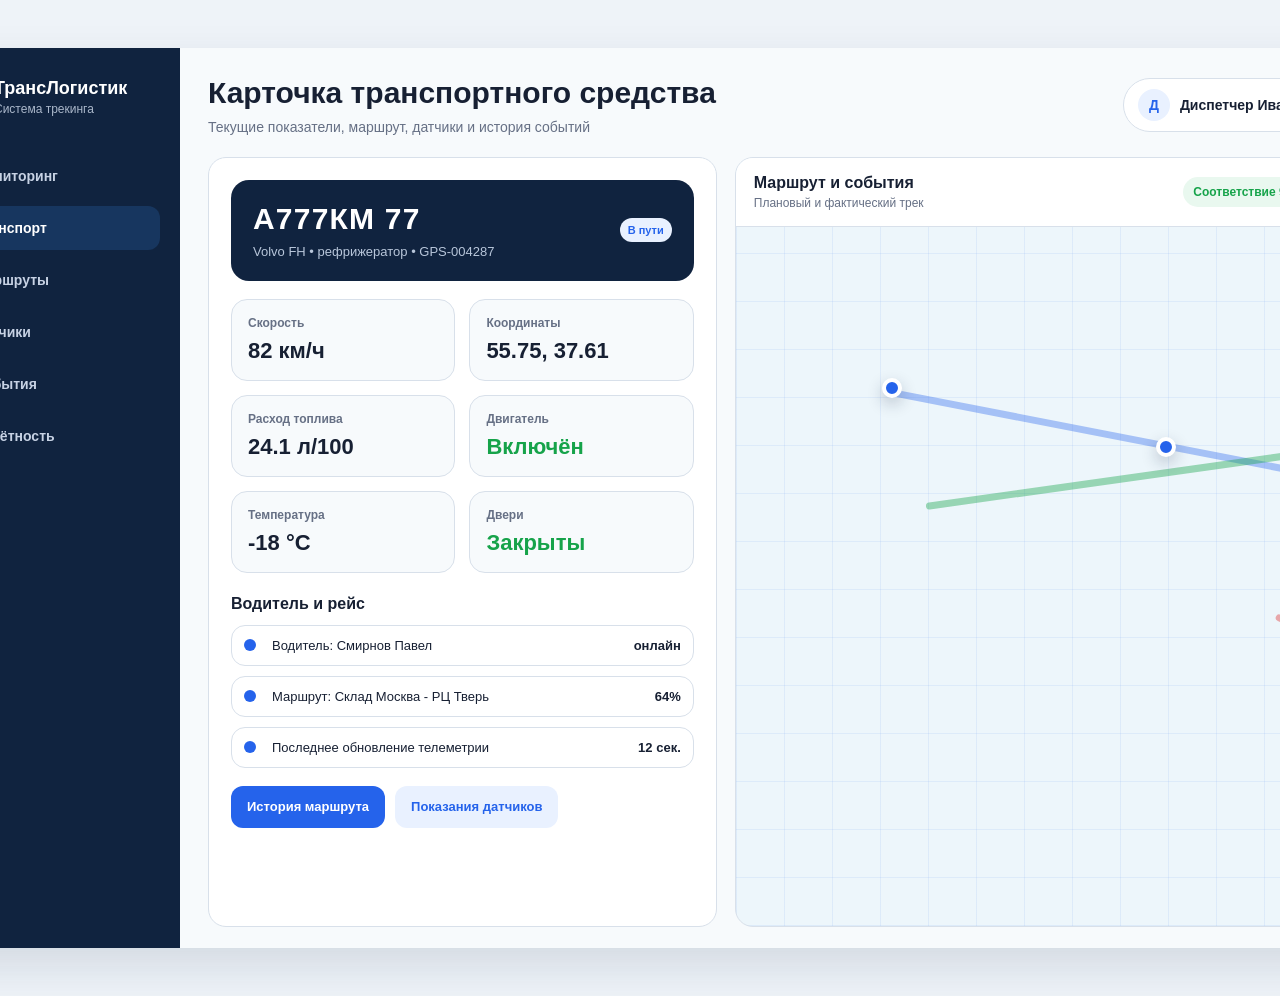
<file: figma-screens/03-vehicle-card.html>
<!doctype html>
<html lang="ru">
<head>
  <meta charset="utf-8" />
  <meta name="viewport" content="width=device-width, initial-scale=1" />
  <title>03 Vehicle Card</title>
  <style>

    :root {
      --bg: #eef3f8;
      --surface: #ffffff;
      --surface-soft: #f7fafc;
      --nav: #10233f;
      --nav-2: #17365f;
      --text: #172033;
      --muted: #667085;
      --line: #d8e0ea;
      --blue: #2563eb;
      --blue-soft: #e9f1ff;
      --green: #16a34a;
      --green-soft: #e9f8ef;
      --yellow: #d97706;
      --yellow-soft: #fff5db;
      --red: #dc2626;
      --red-soft: #ffebeb;
      --purple: #7c3aed;
      --purple-soft: #f1eaff;
      --shadow: 0 18px 45px rgba(16, 35, 63, 0.12);
      --radius: 18px;
      --radius-sm: 12px;
      --font: Inter, Arial, sans-serif;
    }

    * {
      box-sizing: border-box;
    }

    body {
      margin: 0;
      background: var(--bg);
      color: var(--text);
      font-family: var(--font);
    }

    .page {
      display: flex;
      flex-direction: column;
      gap: 56px;
      padding: 48px;
    }

    .figma-frame {
      position: relative;
      overflow: hidden;
      background: var(--surface-soft);
      border-radius: 28px;
      box-shadow: var(--shadow);
    }

    .desktop {
      width: 1440px;
      height: 900px;
    }

    .mobile {
      width: 390px;
      height: 844px;
      border-radius: 34px;
    }

    .label {
      position: absolute;
      top: 24px;
      right: 28px;
      color: var(--muted);
      font-size: 13px;
      font-weight: 700;
      letter-spacing: 0.05em;
      text-transform: uppercase;
      z-index: 20;
    }

    .sidebar {
      width: 260px;
      height: 100%;
      padding: 28px 20px;
      background: var(--nav);
      color: #ffffff;
    }

    .brand {
      display: flex;
      align-items: center;
      gap: 12px;
      margin-bottom: 36px;
    }

    .brand-mark {
      display: flex;
      align-items: center;
      justify-content: center;
      width: 42px;
      height: 42px;
      border-radius: 14px;
      background: linear-gradient(135deg, #2f80ed, #41d1ff);
      color: #ffffff;
      font-weight: 800;
    }

    .brand-title {
      font-size: 18px;
      font-weight: 800;
    }

    .brand-subtitle {
      margin-top: 3px;
      color: #aab7ca;
      font-size: 12px;
    }

    .nav-item {
      display: flex;
      align-items: center;
      gap: 12px;
      height: 44px;
      padding: 0 14px;
      margin-bottom: 8px;
      border-radius: 12px;
      color: #c7d2e4;
      font-size: 14px;
      font-weight: 600;
    }

    .nav-item.active {
      background: var(--nav-2);
      color: #ffffff;
    }

    .nav-dot {
      width: 8px;
      height: 8px;
      border-radius: 50%;
      background: currentColor;
      opacity: 0.9;
    }

    .app {
      display: flex;
      height: 100%;
    }

    .content {
      flex: 1;
      padding: 28px;
    }

    .topbar {
      display: flex;
      align-items: center;
      justify-content: space-between;
      margin-bottom: 22px;
    }

    .title-block h1 {
      margin: 0;
      font-size: 30px;
      line-height: 1.15;
    }

    .title-block p {
      margin: 8px 0 0;
      color: var(--muted);
      font-size: 14px;
    }

    .user-chip {
      display: flex;
      align-items: center;
      gap: 10px;
      padding: 10px 14px;
      border: 1px solid var(--line);
      border-radius: 999px;
      background: var(--surface);
      font-size: 14px;
      font-weight: 700;
    }

    .avatar {
      display: flex;
      align-items: center;
      justify-content: center;
      width: 32px;
      height: 32px;
      border-radius: 50%;
      background: var(--blue-soft);
      color: var(--blue);
      font-weight: 800;
    }

    .stats {
      display: grid;
      grid-template-columns: repeat(4, 1fr);
      gap: 16px;
      margin-bottom: 18px;
    }

    .stat-card {
      min-height: 104px;
      padding: 18px;
      border: 1px solid var(--line);
      border-radius: var(--radius);
      background: var(--surface);
    }

    .stat-label {
      color: var(--muted);
      font-size: 13px;
      font-weight: 700;
    }

    .stat-value {
      margin-top: 10px;
      font-size: 28px;
      font-weight: 850;
    }

    .stat-note {
      margin-top: 8px;
      color: var(--muted);
      font-size: 12px;
    }

    .grid-main {
      display: grid;
      grid-template-columns: 1fr 340px;
      gap: 18px;
      height: 646px;
    }

    .panel {
      border: 1px solid var(--line);
      border-radius: var(--radius);
      background: var(--surface);
      overflow: hidden;
    }

    .panel-header {
      display: flex;
      align-items: center;
      justify-content: space-between;
      min-height: 58px;
      padding: 16px 18px;
      border-bottom: 1px solid var(--line);
    }

    .panel-title {
      font-size: 16px;
      font-weight: 850;
    }

    .panel-subtitle {
      color: var(--muted);
      font-size: 12px;
      margin-top: 4px;
    }

    .filters {
      display: flex;
      flex-wrap: wrap;
      gap: 8px;
    }

    .pill {
      display: inline-flex;
      align-items: center;
      gap: 7px;
      padding: 8px 10px;
      border-radius: 999px;
      background: var(--surface-soft);
      color: var(--muted);
      font-size: 12px;
      font-weight: 800;
    }

    .pill.blue {
      background: var(--blue-soft);
      color: var(--blue);
    }

    .pill.green {
      background: var(--green-soft);
      color: var(--green);
    }

    .pill.yellow {
      background: var(--yellow-soft);
      color: var(--yellow);
    }

    .pill.red {
      background: var(--red-soft);
      color: var(--red);
    }

    .map {
      position: relative;
      height: calc(100% - 58px);
      background:
        linear-gradient(90deg, rgba(37, 99, 235, 0.08) 1px, transparent 1px),
        linear-gradient(0deg, rgba(37, 99, 235, 0.08) 1px, transparent 1px),
        #edf6fb;
      background-size: 54px 54px;
    }

    .route {
      position: absolute;
      height: 7px;
      border-radius: 999px;
      background: rgba(37, 99, 235, 0.36);
      transform-origin: left center;
    }

    .route.green {
      background: rgba(22, 163, 74, 0.4);
    }

    .route.red {
      background: rgba(220, 38, 38, 0.38);
    }

    .vehicle-marker {
      position: absolute;
      display: flex;
      align-items: center;
      justify-content: center;
      width: 34px;
      height: 34px;
      border: 4px solid #ffffff;
      border-radius: 50%;
      color: #ffffff;
      font-size: 12px;
      font-weight: 900;
      box-shadow: 0 8px 18px rgba(16, 35, 63, 0.24);
    }

    .vehicle-marker.green {
      background: var(--green);
    }

    .vehicle-marker.blue {
      background: var(--blue);
    }

    .vehicle-marker.yellow {
      background: var(--yellow);
    }

    .vehicle-marker.red {
      background: var(--red);
    }

    .vehicle-popup {
      position: absolute;
      left: 530px;
      top: 215px;
      width: 260px;
      padding: 16px;
      border: 1px solid var(--line);
      border-radius: 18px;
      background: #ffffff;
      box-shadow: var(--shadow);
    }

    .popup-title {
      font-size: 16px;
      font-weight: 850;
    }

    .popup-row {
      display: flex;
      justify-content: space-between;
      margin-top: 10px;
      color: var(--muted);
      font-size: 13px;
    }

    .popup-row strong {
      color: var(--text);
    }

    .right-stack {
      display: flex;
      flex-direction: column;
      gap: 14px;
      height: 100%;
    }

    .vehicle-list {
      flex: 1;
      border: 1px solid var(--line);
      border-radius: var(--radius);
      background: var(--surface);
      overflow: hidden;
    }

    .list-search {
      padding: 14px;
      border-bottom: 1px solid var(--line);
    }

    .input {
      width: 100%;
      height: 42px;
      padding: 0 14px;
      border: 1px solid var(--line);
      border-radius: 12px;
      background: #ffffff;
      color: var(--muted);
      font-size: 13px;
    }

    .vehicle-row {
      display: grid;
      grid-template-columns: 40px 1fr auto;
      gap: 12px;
      align-items: center;
      padding: 13px 14px;
      border-bottom: 1px solid var(--line);
    }

    .vehicle-icon {
      display: flex;
      align-items: center;
      justify-content: center;
      width: 38px;
      height: 38px;
      border-radius: 13px;
      background: var(--blue-soft);
      color: var(--blue);
      font-size: 13px;
      font-weight: 900;
    }

    .row-title {
      font-size: 13px;
      font-weight: 850;
    }

    .row-subtitle {
      margin-top: 4px;
      color: var(--muted);
      font-size: 12px;
    }

    .status {
      padding: 6px 8px;
      border-radius: 999px;
      font-size: 11px;
      font-weight: 850;
    }

    .status.green {
      background: var(--green-soft);
      color: var(--green);
    }

    .status.blue {
      background: var(--blue-soft);
      color: var(--blue);
    }

    .status.yellow {
      background: var(--yellow-soft);
      color: var(--yellow);
    }

    .status.red {
      background: var(--red-soft);
      color: var(--red);
    }

    .alerts {
      height: 248px;
      border: 1px solid var(--line);
      border-radius: var(--radius);
      background: var(--surface);
      overflow: hidden;
    }

    .alert-item {
      padding: 12px 14px;
      border-bottom: 1px solid var(--line);
    }

    .alert-top {
      display: flex;
      justify-content: space-between;
      gap: 10px;
      font-size: 12px;
      font-weight: 850;
    }

    .alert-desc {
      margin-top: 6px;
      color: var(--muted);
      font-size: 12px;
      line-height: 1.35;
    }

    .button {
      display: inline-flex;
      align-items: center;
      justify-content: center;
      min-height: 42px;
      padding: 0 16px;
      border: 0;
      border-radius: 12px;
      background: var(--blue);
      color: #ffffff;
      font-size: 13px;
      font-weight: 850;
    }

    .button.secondary {
      background: var(--blue-soft);
      color: var(--blue);
    }

    .button.outline {
      background: #ffffff;
      color: var(--text);
      border: 1px solid var(--line);
    }

    .login-screen {
      display: grid;
      grid-template-columns: 1.15fr 0.85fr;
      height: 100%;
      background: #ffffff;
    }

    .login-hero {
      position: relative;
      padding: 72px;
      background: linear-gradient(135deg, #10233f, #1e4f88);
      color: #ffffff;
      overflow: hidden;
    }

    .hero-circles {
      position: absolute;
      right: -120px;
      bottom: -160px;
      width: 520px;
      height: 520px;
      border-radius: 50%;
      background: rgba(255, 255, 255, 0.08);
    }

    .hero-route {
      position: absolute;
      left: 90px;
      bottom: 130px;
      width: 650px;
      height: 280px;
      border: 3px dashed rgba(255, 255, 255, 0.3);
      border-radius: 44px;
    }

    .login-hero h1 {
      position: relative;
      max-width: 700px;
      margin: 80px 0 0;
      font-size: 48px;
      line-height: 1.08;
    }

    .login-hero p {
      position: relative;
      max-width: 560px;
      margin-top: 22px;
      color: #cbd8ea;
      font-size: 18px;
      line-height: 1.55;
    }

    .login-form-wrap {
      display: flex;
      align-items: center;
      justify-content: center;
      padding: 64px;
    }

    .login-form {
      width: 420px;
    }

    .login-form h2 {
      margin: 0;
      font-size: 32px;
    }

    .login-form p {
      margin: 10px 0 28px;
      color: var(--muted);
      line-height: 1.5;
    }

    .field-label {
      margin: 18px 0 8px;
      color: var(--text);
      font-size: 13px;
      font-weight: 850;
    }

    .login-input {
      width: 100%;
      height: 52px;
      padding: 0 16px;
      border: 1px solid var(--line);
      border-radius: 14px;
      font-size: 14px;
      color: var(--muted);
    }

    .login-button {
      width: 100%;
      height: 54px;
      margin-top: 26px;
      border: 0;
      border-radius: 14px;
      background: var(--blue);
      color: #ffffff;
      font-size: 15px;
      font-weight: 850;
    }

    .two-column {
      display: grid;
      grid-template-columns: 0.92fr 1.08fr;
      gap: 18px;
      height: 770px;
    }

    .detail-card {
      padding: 22px;
      border: 1px solid var(--line);
      border-radius: var(--radius);
      background: var(--surface);
    }

    .big-plate {
      display: flex;
      align-items: center;
      justify-content: space-between;
      padding: 22px;
      border-radius: 18px;
      background: var(--nav);
      color: #ffffff;
    }

    .plate-number {
      font-size: 30px;
      font-weight: 900;
      letter-spacing: 0.04em;
    }

    .plate-meta {
      margin-top: 8px;
      color: #b8c6da;
      font-size: 13px;
    }

    .metrics-grid {
      display: grid;
      grid-template-columns: repeat(2, 1fr);
      gap: 14px;
      margin-top: 18px;
    }

    .metric {
      padding: 16px;
      border: 1px solid var(--line);
      border-radius: 16px;
      background: var(--surface-soft);
    }

    .metric-label {
      color: var(--muted);
      font-size: 12px;
      font-weight: 800;
    }

    .metric-value {
      margin-top: 8px;
      font-size: 22px;
      font-weight: 900;
    }

    .section-title {
      margin: 22px 0 12px;
      font-size: 16px;
      font-weight: 900;
    }

    .timeline {
      display: flex;
      flex-direction: column;
      gap: 10px;
      margin-top: 12px;
    }

    .timeline-row {
      display: grid;
      grid-template-columns: 18px 1fr auto;
      gap: 10px;
      align-items: center;
      padding: 12px;
      border: 1px solid var(--line);
      border-radius: 14px;
      background: #ffffff;
      font-size: 13px;
    }

    .timeline-dot {
      width: 12px;
      height: 12px;
      border-radius: 50%;
      background: var(--blue);
    }

    .mock-map-panel {
      position: relative;
      border: 1px solid var(--line);
      border-radius: var(--radius);
      background:
        linear-gradient(90deg, rgba(37, 99, 235, 0.08) 1px, transparent 1px),
        linear-gradient(0deg, rgba(37, 99, 235, 0.08) 1px, transparent 1px),
        #edf6fb;
      background-size: 48px 48px;
      overflow: hidden;
    }

    .route-dot {
      position: absolute;
      width: 20px;
      height: 20px;
      border: 4px solid #ffffff;
      border-radius: 50%;
      background: var(--blue);
      box-shadow: 0 6px 16px rgba(16, 35, 63, 0.24);
    }

    .table {
      width: 100%;
      border-collapse: collapse;
      font-size: 13px;
    }

    .table th {
      padding: 13px 14px;
      background: var(--surface-soft);
      color: var(--muted);
      text-align: left;
      font-size: 12px;
      font-weight: 850;
    }

    .table td {
      padding: 14px;
      border-top: 1px solid var(--line);
      color: var(--text);
    }

    .screen-grid {
      display: grid;
      grid-template-columns: repeat(3, 1fr);
      gap: 18px;
      margin-top: 16px;
    }

    .sensor-card {
      padding: 18px;
      border: 1px solid var(--line);
      border-radius: var(--radius);
      background: #ffffff;
    }

    .sensor-head {
      display: flex;
      justify-content: space-between;
      align-items: center;
      margin-bottom: 16px;
    }

    .sensor-name {
      font-size: 15px;
      font-weight: 900;
    }

    .gauge {
      position: relative;
      height: 10px;
      border-radius: 999px;
      background: #e6edf5;
      overflow: hidden;
    }

    .gauge-fill {
      height: 100%;
      border-radius: 999px;
      background: var(--blue);
    }

    .chart {
      display: flex;
      align-items: end;
      gap: 9px;
      height: 146px;
      padding: 16px;
      border: 1px solid var(--line);
      border-radius: var(--radius);
      background: #ffffff;
    }

    .bar {
      flex: 1;
      border-radius: 999px 999px 0 0;
      background: linear-gradient(180deg, #2f80ed, #90c2ff);
    }

    .report-layout {
      display: grid;
      grid-template-columns: 350px 1fr;
      gap: 18px;
      height: 770px;
    }

    .form-card {
      padding: 20px;
      border: 1px solid var(--line);
      border-radius: var(--radius);
      background: #ffffff;
    }

    .select-box {
      display: flex;
      align-items: center;
      justify-content: space-between;
      height: 46px;
      padding: 0 14px;
      margin-bottom: 12px;
      border: 1px solid var(--line);
      border-radius: 12px;
      color: var(--muted);
      font-size: 13px;
    }

    .integration-grid {
      display: grid;
      grid-template-columns: repeat(3, 1fr);
      gap: 18px;
      margin-top: 16px;
    }

    .integration-card {
      min-height: 190px;
      padding: 22px;
      border: 1px solid var(--line);
      border-radius: var(--radius);
      background: #ffffff;
    }

    .integration-icon {
      display: flex;
      align-items: center;
      justify-content: center;
      width: 54px;
      height: 54px;
      border-radius: 18px;
      background: var(--blue-soft);
      color: var(--blue);
      font-weight: 900;
      margin-bottom: 16px;
    }

    .mobile-shell {
      height: 100%;
      background: #ffffff;
    }

    .mobile-top {
      padding: 28px 22px 16px;
      background: var(--nav);
      color: #ffffff;
    }

    .mobile-top h2 {
      margin: 18px 0 4px;
      font-size: 24px;
    }

    .mobile-top p {
      margin: 0;
      color: #b8c6da;
      font-size: 13px;
    }

    .mobile-body {
      padding: 18px;
    }

    .mobile-card {
      padding: 16px;
      border: 1px solid var(--line);
      border-radius: 18px;
      background: #ffffff;
      box-shadow: 0 8px 26px rgba(16, 35, 63, 0.08);
      margin-bottom: 14px;
    }

    .status-buttons {
      display: grid;
      grid-template-columns: repeat(2, 1fr);
      gap: 10px;
      margin-top: 14px;
    }

    .mobile-status {
      padding: 12px 8px;
      border-radius: 12px;
      background: var(--surface-soft);
      color: var(--text);
      font-size: 12px;
      font-weight: 850;
      text-align: center;
    }

    .mobile-status.active {
      background: var(--blue);
      color: #ffffff;
    }

    .phone-map {
      position: relative;
      height: 245px;
      border-radius: 20px;
      background:
        linear-gradient(90deg, rgba(37, 99, 235, 0.08) 1px, transparent 1px),
        linear-gradient(0deg, rgba(37, 99, 235, 0.08) 1px, transparent 1px),
        #edf6fb;
      background-size: 36px 36px;
      overflow: hidden;
    }
  

    body {
      min-height: 100vh;
      display: flex;
      align-items: flex-start;
      justify-content: center;
      padding: 48px;
    }

    .page {
      display: block;
      padding: 0;
    }

    .single-frame {
      margin: 0;
    }

    .screen-label {
      display: none;
    }

  </style>
</head>
<body>
  <main class="page">
    <section class="figma-frame desktop single-frame">
      <div class="label screen-label">Frame 03 / Карточка транспорта</div>
      <div class="app">
        <aside class="sidebar">
          <div class="brand"><div class="brand-mark">TL</div><div><div class="brand-title">ТрансЛогистик</div><div class="brand-subtitle">Система трекинга</div></div></div>
          <div class="nav-item"><span class="nav-dot"></span>Мониторинг</div>
          <div class="nav-item active"><span class="nav-dot"></span>Транспорт</div>
          <div class="nav-item"><span class="nav-dot"></span>Маршруты</div>
          <div class="nav-item"><span class="nav-dot"></span>Датчики</div>
          <div class="nav-item"><span class="nav-dot"></span>События</div>
          <div class="nav-item"><span class="nav-dot"></span>Отчётность</div>
        </aside>
        <div class="content">
          <div class="topbar">
            <div class="title-block"><h1>Карточка транспортного средства</h1><p>Текущие показатели, маршрут, датчики и история событий</p></div>
            <div class="user-chip"><span class="avatar">Д</span>Диспетчер Иванова</div>
          </div>
          <div class="two-column">
            <div class="detail-card">
              <div class="big-plate">
                <div><div class="plate-number">А777КМ 77</div><div class="plate-meta">Volvo FH • рефрижератор • GPS-004287</div></div>
                <span class="status blue">В пути</span>
              </div>
              <div class="metrics-grid">
                <div class="metric"><div class="metric-label">Скорость</div><div class="metric-value">82 км/ч</div></div>
                <div class="metric"><div class="metric-label">Координаты</div><div class="metric-value">55.75, 37.61</div></div>
                <div class="metric"><div class="metric-label">Расход топлива</div><div class="metric-value">24.1 л/100</div></div>
                <div class="metric"><div class="metric-label">Двигатель</div><div class="metric-value" style="color: var(--green);">Включён</div></div>
                <div class="metric"><div class="metric-label">Температура</div><div class="metric-value">-18 °C</div></div>
                <div class="metric"><div class="metric-label">Двери</div><div class="metric-value" style="color: var(--green);">Закрыты</div></div>
              </div>
              <div class="section-title">Водитель и рейс</div>
              <div class="timeline">
                <div class="timeline-row"><span class="timeline-dot"></span><span>Водитель: Смирнов Павел</span><strong>онлайн</strong></div>
                <div class="timeline-row"><span class="timeline-dot"></span><span>Маршрут: Склад Москва - РЦ Тверь</span><strong>64%</strong></div>
                <div class="timeline-row"><span class="timeline-dot"></span><span>Последнее обновление телеметрии</span><strong>12 сек.</strong></div>
              </div>
              <div style="display: flex; gap: 10px; margin-top: 18px;">
                <button class="button">История маршрута</button>
                <button class="button secondary">Показания датчиков</button>
              </div>
            </div>
            <div class="mock-map-panel">
              <div class="panel-header" style="background: #ffffff;"><div><div class="panel-title">Маршрут и события</div><div class="panel-subtitle">Плановый и фактический трек</div></div><span class="pill green">Соответствие 96%</span></div>
              <div class="route" style="left: 150px; top: 230px; width: 660px; transform: rotate(11deg);"></div>
              <div class="route green" style="left: 190px; top: 345px; width: 520px; transform: rotate(-8deg);"></div>
              <div class="route red" style="left: 540px; top: 455px; width: 210px; transform: rotate(24deg);"></div>
              <div class="route-dot" style="left: 146px; top: 220px;"></div>
              <div class="route-dot" style="left: 420px; top: 279px;"></div>
              <div class="vehicle-marker blue" style="left: 720px; top: 360px;">77</div>
              <div class="route-dot" style="left: 850px; top: 445px; background: var(--green);"></div>
              <div class="vehicle-popup" style="left: 760px; top: 150px;">
                <div class="popup-title">Состояние рейса</div>
                <div class="popup-row"><span>План</span><strong>286 км</strong></div>
                <div class="popup-row"><span>Пройдено</span><strong>184 км</strong></div>
                <div class="popup-row"><span>Простой</span><strong>18 мин.</strong></div>
                <div class="popup-row"><span>Нарушения</span><strong>0</strong></div>
              </div>
            </div>
          </div>
        </div>
      </div>
    </section>
  </main>
</body>
</html>
</file>
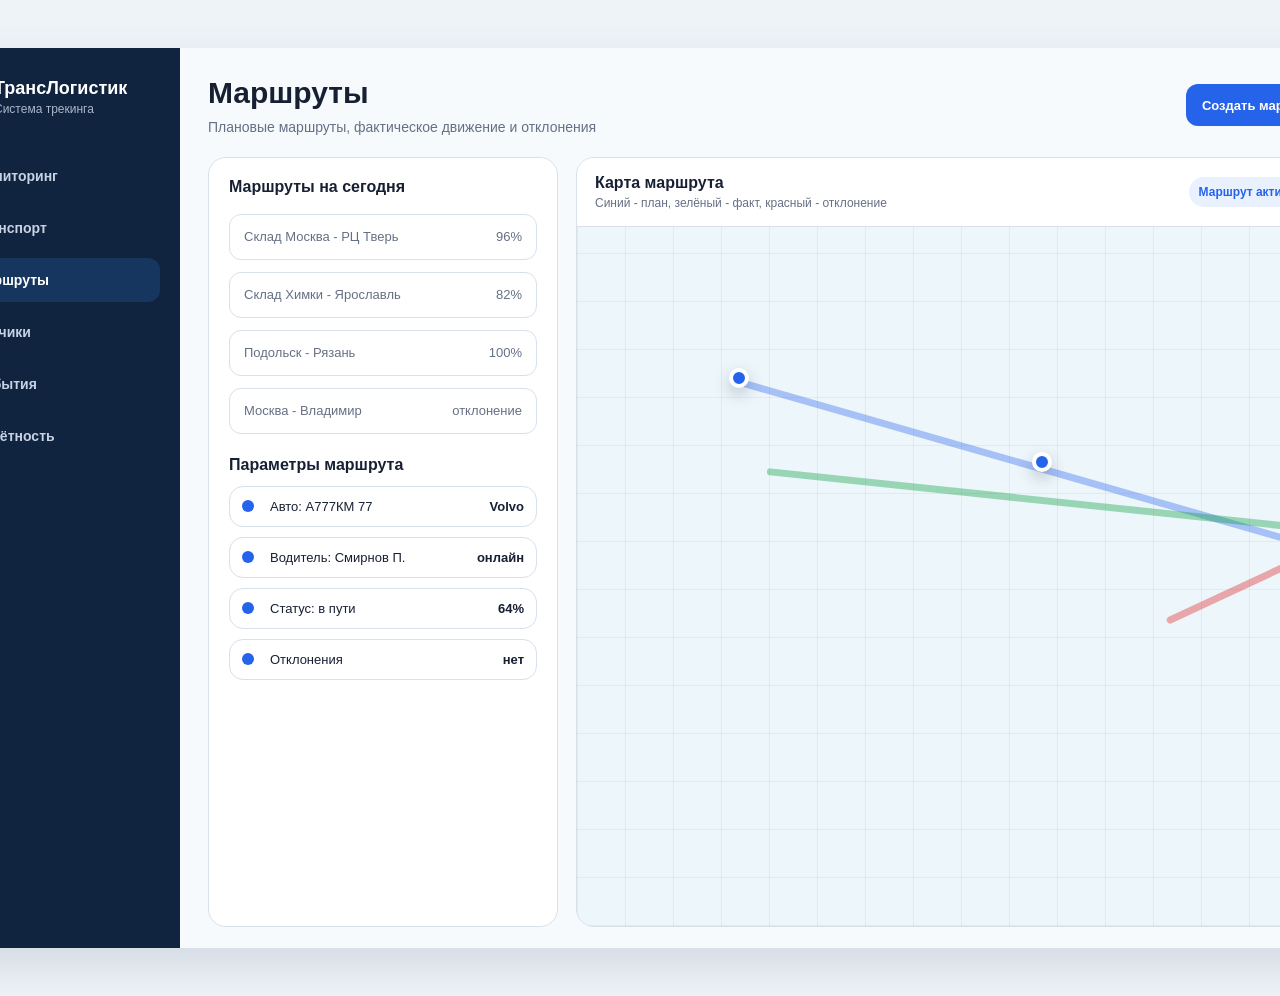
<file: figma-screens/04-routes.html>
<!doctype html>
<html lang="ru">
<head>
  <meta charset="utf-8" />
  <meta name="viewport" content="width=device-width, initial-scale=1" />
  <title>04 Routes</title>
  <style>

    :root {
      --bg: #eef3f8;
      --surface: #ffffff;
      --surface-soft: #f7fafc;
      --nav: #10233f;
      --nav-2: #17365f;
      --text: #172033;
      --muted: #667085;
      --line: #d8e0ea;
      --blue: #2563eb;
      --blue-soft: #e9f1ff;
      --green: #16a34a;
      --green-soft: #e9f8ef;
      --yellow: #d97706;
      --yellow-soft: #fff5db;
      --red: #dc2626;
      --red-soft: #ffebeb;
      --purple: #7c3aed;
      --purple-soft: #f1eaff;
      --shadow: 0 18px 45px rgba(16, 35, 63, 0.12);
      --radius: 18px;
      --radius-sm: 12px;
      --font: Inter, Arial, sans-serif;
    }

    * {
      box-sizing: border-box;
    }

    body {
      margin: 0;
      background: var(--bg);
      color: var(--text);
      font-family: var(--font);
    }

    .page {
      display: flex;
      flex-direction: column;
      gap: 56px;
      padding: 48px;
    }

    .figma-frame {
      position: relative;
      overflow: hidden;
      background: var(--surface-soft);
      border-radius: 28px;
      box-shadow: var(--shadow);
    }

    .desktop {
      width: 1440px;
      height: 900px;
    }

    .mobile {
      width: 390px;
      height: 844px;
      border-radius: 34px;
    }

    .label {
      position: absolute;
      top: 24px;
      right: 28px;
      color: var(--muted);
      font-size: 13px;
      font-weight: 700;
      letter-spacing: 0.05em;
      text-transform: uppercase;
      z-index: 20;
    }

    .sidebar {
      width: 260px;
      height: 100%;
      padding: 28px 20px;
      background: var(--nav);
      color: #ffffff;
    }

    .brand {
      display: flex;
      align-items: center;
      gap: 12px;
      margin-bottom: 36px;
    }

    .brand-mark {
      display: flex;
      align-items: center;
      justify-content: center;
      width: 42px;
      height: 42px;
      border-radius: 14px;
      background: linear-gradient(135deg, #2f80ed, #41d1ff);
      color: #ffffff;
      font-weight: 800;
    }

    .brand-title {
      font-size: 18px;
      font-weight: 800;
    }

    .brand-subtitle {
      margin-top: 3px;
      color: #aab7ca;
      font-size: 12px;
    }

    .nav-item {
      display: flex;
      align-items: center;
      gap: 12px;
      height: 44px;
      padding: 0 14px;
      margin-bottom: 8px;
      border-radius: 12px;
      color: #c7d2e4;
      font-size: 14px;
      font-weight: 600;
    }

    .nav-item.active {
      background: var(--nav-2);
      color: #ffffff;
    }

    .nav-dot {
      width: 8px;
      height: 8px;
      border-radius: 50%;
      background: currentColor;
      opacity: 0.9;
    }

    .app {
      display: flex;
      height: 100%;
    }

    .content {
      flex: 1;
      padding: 28px;
    }

    .topbar {
      display: flex;
      align-items: center;
      justify-content: space-between;
      margin-bottom: 22px;
    }

    .title-block h1 {
      margin: 0;
      font-size: 30px;
      line-height: 1.15;
    }

    .title-block p {
      margin: 8px 0 0;
      color: var(--muted);
      font-size: 14px;
    }

    .user-chip {
      display: flex;
      align-items: center;
      gap: 10px;
      padding: 10px 14px;
      border: 1px solid var(--line);
      border-radius: 999px;
      background: var(--surface);
      font-size: 14px;
      font-weight: 700;
    }

    .avatar {
      display: flex;
      align-items: center;
      justify-content: center;
      width: 32px;
      height: 32px;
      border-radius: 50%;
      background: var(--blue-soft);
      color: var(--blue);
      font-weight: 800;
    }

    .stats {
      display: grid;
      grid-template-columns: repeat(4, 1fr);
      gap: 16px;
      margin-bottom: 18px;
    }

    .stat-card {
      min-height: 104px;
      padding: 18px;
      border: 1px solid var(--line);
      border-radius: var(--radius);
      background: var(--surface);
    }

    .stat-label {
      color: var(--muted);
      font-size: 13px;
      font-weight: 700;
    }

    .stat-value {
      margin-top: 10px;
      font-size: 28px;
      font-weight: 850;
    }

    .stat-note {
      margin-top: 8px;
      color: var(--muted);
      font-size: 12px;
    }

    .grid-main {
      display: grid;
      grid-template-columns: 1fr 340px;
      gap: 18px;
      height: 646px;
    }

    .panel {
      border: 1px solid var(--line);
      border-radius: var(--radius);
      background: var(--surface);
      overflow: hidden;
    }

    .panel-header {
      display: flex;
      align-items: center;
      justify-content: space-between;
      min-height: 58px;
      padding: 16px 18px;
      border-bottom: 1px solid var(--line);
    }

    .panel-title {
      font-size: 16px;
      font-weight: 850;
    }

    .panel-subtitle {
      color: var(--muted);
      font-size: 12px;
      margin-top: 4px;
    }

    .filters {
      display: flex;
      flex-wrap: wrap;
      gap: 8px;
    }

    .pill {
      display: inline-flex;
      align-items: center;
      gap: 7px;
      padding: 8px 10px;
      border-radius: 999px;
      background: var(--surface-soft);
      color: var(--muted);
      font-size: 12px;
      font-weight: 800;
    }

    .pill.blue {
      background: var(--blue-soft);
      color: var(--blue);
    }

    .pill.green {
      background: var(--green-soft);
      color: var(--green);
    }

    .pill.yellow {
      background: var(--yellow-soft);
      color: var(--yellow);
    }

    .pill.red {
      background: var(--red-soft);
      color: var(--red);
    }

    .map {
      position: relative;
      height: calc(100% - 58px);
      background:
        linear-gradient(90deg, rgba(37, 99, 235, 0.08) 1px, transparent 1px),
        linear-gradient(0deg, rgba(37, 99, 235, 0.08) 1px, transparent 1px),
        #edf6fb;
      background-size: 54px 54px;
    }

    .route {
      position: absolute;
      height: 7px;
      border-radius: 999px;
      background: rgba(37, 99, 235, 0.36);
      transform-origin: left center;
    }

    .route.green {
      background: rgba(22, 163, 74, 0.4);
    }

    .route.red {
      background: rgba(220, 38, 38, 0.38);
    }

    .vehicle-marker {
      position: absolute;
      display: flex;
      align-items: center;
      justify-content: center;
      width: 34px;
      height: 34px;
      border: 4px solid #ffffff;
      border-radius: 50%;
      color: #ffffff;
      font-size: 12px;
      font-weight: 900;
      box-shadow: 0 8px 18px rgba(16, 35, 63, 0.24);
    }

    .vehicle-marker.green {
      background: var(--green);
    }

    .vehicle-marker.blue {
      background: var(--blue);
    }

    .vehicle-marker.yellow {
      background: var(--yellow);
    }

    .vehicle-marker.red {
      background: var(--red);
    }

    .vehicle-popup {
      position: absolute;
      left: 530px;
      top: 215px;
      width: 260px;
      padding: 16px;
      border: 1px solid var(--line);
      border-radius: 18px;
      background: #ffffff;
      box-shadow: var(--shadow);
    }

    .popup-title {
      font-size: 16px;
      font-weight: 850;
    }

    .popup-row {
      display: flex;
      justify-content: space-between;
      margin-top: 10px;
      color: var(--muted);
      font-size: 13px;
    }

    .popup-row strong {
      color: var(--text);
    }

    .right-stack {
      display: flex;
      flex-direction: column;
      gap: 14px;
      height: 100%;
    }

    .vehicle-list {
      flex: 1;
      border: 1px solid var(--line);
      border-radius: var(--radius);
      background: var(--surface);
      overflow: hidden;
    }

    .list-search {
      padding: 14px;
      border-bottom: 1px solid var(--line);
    }

    .input {
      width: 100%;
      height: 42px;
      padding: 0 14px;
      border: 1px solid var(--line);
      border-radius: 12px;
      background: #ffffff;
      color: var(--muted);
      font-size: 13px;
    }

    .vehicle-row {
      display: grid;
      grid-template-columns: 40px 1fr auto;
      gap: 12px;
      align-items: center;
      padding: 13px 14px;
      border-bottom: 1px solid var(--line);
    }

    .vehicle-icon {
      display: flex;
      align-items: center;
      justify-content: center;
      width: 38px;
      height: 38px;
      border-radius: 13px;
      background: var(--blue-soft);
      color: var(--blue);
      font-size: 13px;
      font-weight: 900;
    }

    .row-title {
      font-size: 13px;
      font-weight: 850;
    }

    .row-subtitle {
      margin-top: 4px;
      color: var(--muted);
      font-size: 12px;
    }

    .status {
      padding: 6px 8px;
      border-radius: 999px;
      font-size: 11px;
      font-weight: 850;
    }

    .status.green {
      background: var(--green-soft);
      color: var(--green);
    }

    .status.blue {
      background: var(--blue-soft);
      color: var(--blue);
    }

    .status.yellow {
      background: var(--yellow-soft);
      color: var(--yellow);
    }

    .status.red {
      background: var(--red-soft);
      color: var(--red);
    }

    .alerts {
      height: 248px;
      border: 1px solid var(--line);
      border-radius: var(--radius);
      background: var(--surface);
      overflow: hidden;
    }

    .alert-item {
      padding: 12px 14px;
      border-bottom: 1px solid var(--line);
    }

    .alert-top {
      display: flex;
      justify-content: space-between;
      gap: 10px;
      font-size: 12px;
      font-weight: 850;
    }

    .alert-desc {
      margin-top: 6px;
      color: var(--muted);
      font-size: 12px;
      line-height: 1.35;
    }

    .button {
      display: inline-flex;
      align-items: center;
      justify-content: center;
      min-height: 42px;
      padding: 0 16px;
      border: 0;
      border-radius: 12px;
      background: var(--blue);
      color: #ffffff;
      font-size: 13px;
      font-weight: 850;
    }

    .button.secondary {
      background: var(--blue-soft);
      color: var(--blue);
    }

    .button.outline {
      background: #ffffff;
      color: var(--text);
      border: 1px solid var(--line);
    }

    .login-screen {
      display: grid;
      grid-template-columns: 1.15fr 0.85fr;
      height: 100%;
      background: #ffffff;
    }

    .login-hero {
      position: relative;
      padding: 72px;
      background: linear-gradient(135deg, #10233f, #1e4f88);
      color: #ffffff;
      overflow: hidden;
    }

    .hero-circles {
      position: absolute;
      right: -120px;
      bottom: -160px;
      width: 520px;
      height: 520px;
      border-radius: 50%;
      background: rgba(255, 255, 255, 0.08);
    }

    .hero-route {
      position: absolute;
      left: 90px;
      bottom: 130px;
      width: 650px;
      height: 280px;
      border: 3px dashed rgba(255, 255, 255, 0.3);
      border-radius: 44px;
    }

    .login-hero h1 {
      position: relative;
      max-width: 700px;
      margin: 80px 0 0;
      font-size: 48px;
      line-height: 1.08;
    }

    .login-hero p {
      position: relative;
      max-width: 560px;
      margin-top: 22px;
      color: #cbd8ea;
      font-size: 18px;
      line-height: 1.55;
    }

    .login-form-wrap {
      display: flex;
      align-items: center;
      justify-content: center;
      padding: 64px;
    }

    .login-form {
      width: 420px;
    }

    .login-form h2 {
      margin: 0;
      font-size: 32px;
    }

    .login-form p {
      margin: 10px 0 28px;
      color: var(--muted);
      line-height: 1.5;
    }

    .field-label {
      margin: 18px 0 8px;
      color: var(--text);
      font-size: 13px;
      font-weight: 850;
    }

    .login-input {
      width: 100%;
      height: 52px;
      padding: 0 16px;
      border: 1px solid var(--line);
      border-radius: 14px;
      font-size: 14px;
      color: var(--muted);
    }

    .login-button {
      width: 100%;
      height: 54px;
      margin-top: 26px;
      border: 0;
      border-radius: 14px;
      background: var(--blue);
      color: #ffffff;
      font-size: 15px;
      font-weight: 850;
    }

    .two-column {
      display: grid;
      grid-template-columns: 0.92fr 1.08fr;
      gap: 18px;
      height: 770px;
    }

    .detail-card {
      padding: 22px;
      border: 1px solid var(--line);
      border-radius: var(--radius);
      background: var(--surface);
    }

    .big-plate {
      display: flex;
      align-items: center;
      justify-content: space-between;
      padding: 22px;
      border-radius: 18px;
      background: var(--nav);
      color: #ffffff;
    }

    .plate-number {
      font-size: 30px;
      font-weight: 900;
      letter-spacing: 0.04em;
    }

    .plate-meta {
      margin-top: 8px;
      color: #b8c6da;
      font-size: 13px;
    }

    .metrics-grid {
      display: grid;
      grid-template-columns: repeat(2, 1fr);
      gap: 14px;
      margin-top: 18px;
    }

    .metric {
      padding: 16px;
      border: 1px solid var(--line);
      border-radius: 16px;
      background: var(--surface-soft);
    }

    .metric-label {
      color: var(--muted);
      font-size: 12px;
      font-weight: 800;
    }

    .metric-value {
      margin-top: 8px;
      font-size: 22px;
      font-weight: 900;
    }

    .section-title {
      margin: 22px 0 12px;
      font-size: 16px;
      font-weight: 900;
    }

    .timeline {
      display: flex;
      flex-direction: column;
      gap: 10px;
      margin-top: 12px;
    }

    .timeline-row {
      display: grid;
      grid-template-columns: 18px 1fr auto;
      gap: 10px;
      align-items: center;
      padding: 12px;
      border: 1px solid var(--line);
      border-radius: 14px;
      background: #ffffff;
      font-size: 13px;
    }

    .timeline-dot {
      width: 12px;
      height: 12px;
      border-radius: 50%;
      background: var(--blue);
    }

    .mock-map-panel {
      position: relative;
      border: 1px solid var(--line);
      border-radius: var(--radius);
      background:
        linear-gradient(90deg, rgba(37, 99, 235, 0.08) 1px, transparent 1px),
        linear-gradient(0deg, rgba(37, 99, 235, 0.08) 1px, transparent 1px),
        #edf6fb;
      background-size: 48px 48px;
      overflow: hidden;
    }

    .route-dot {
      position: absolute;
      width: 20px;
      height: 20px;
      border: 4px solid #ffffff;
      border-radius: 50%;
      background: var(--blue);
      box-shadow: 0 6px 16px rgba(16, 35, 63, 0.24);
    }

    .table {
      width: 100%;
      border-collapse: collapse;
      font-size: 13px;
    }

    .table th {
      padding: 13px 14px;
      background: var(--surface-soft);
      color: var(--muted);
      text-align: left;
      font-size: 12px;
      font-weight: 850;
    }

    .table td {
      padding: 14px;
      border-top: 1px solid var(--line);
      color: var(--text);
    }

    .screen-grid {
      display: grid;
      grid-template-columns: repeat(3, 1fr);
      gap: 18px;
      margin-top: 16px;
    }

    .sensor-card {
      padding: 18px;
      border: 1px solid var(--line);
      border-radius: var(--radius);
      background: #ffffff;
    }

    .sensor-head {
      display: flex;
      justify-content: space-between;
      align-items: center;
      margin-bottom: 16px;
    }

    .sensor-name {
      font-size: 15px;
      font-weight: 900;
    }

    .gauge {
      position: relative;
      height: 10px;
      border-radius: 999px;
      background: #e6edf5;
      overflow: hidden;
    }

    .gauge-fill {
      height: 100%;
      border-radius: 999px;
      background: var(--blue);
    }

    .chart {
      display: flex;
      align-items: end;
      gap: 9px;
      height: 146px;
      padding: 16px;
      border: 1px solid var(--line);
      border-radius: var(--radius);
      background: #ffffff;
    }

    .bar {
      flex: 1;
      border-radius: 999px 999px 0 0;
      background: linear-gradient(180deg, #2f80ed, #90c2ff);
    }

    .report-layout {
      display: grid;
      grid-template-columns: 350px 1fr;
      gap: 18px;
      height: 770px;
    }

    .form-card {
      padding: 20px;
      border: 1px solid var(--line);
      border-radius: var(--radius);
      background: #ffffff;
    }

    .select-box {
      display: flex;
      align-items: center;
      justify-content: space-between;
      height: 46px;
      padding: 0 14px;
      margin-bottom: 12px;
      border: 1px solid var(--line);
      border-radius: 12px;
      color: var(--muted);
      font-size: 13px;
    }

    .integration-grid {
      display: grid;
      grid-template-columns: repeat(3, 1fr);
      gap: 18px;
      margin-top: 16px;
    }

    .integration-card {
      min-height: 190px;
      padding: 22px;
      border: 1px solid var(--line);
      border-radius: var(--radius);
      background: #ffffff;
    }

    .integration-icon {
      display: flex;
      align-items: center;
      justify-content: center;
      width: 54px;
      height: 54px;
      border-radius: 18px;
      background: var(--blue-soft);
      color: var(--blue);
      font-weight: 900;
      margin-bottom: 16px;
    }

    .mobile-shell {
      height: 100%;
      background: #ffffff;
    }

    .mobile-top {
      padding: 28px 22px 16px;
      background: var(--nav);
      color: #ffffff;
    }

    .mobile-top h2 {
      margin: 18px 0 4px;
      font-size: 24px;
    }

    .mobile-top p {
      margin: 0;
      color: #b8c6da;
      font-size: 13px;
    }

    .mobile-body {
      padding: 18px;
    }

    .mobile-card {
      padding: 16px;
      border: 1px solid var(--line);
      border-radius: 18px;
      background: #ffffff;
      box-shadow: 0 8px 26px rgba(16, 35, 63, 0.08);
      margin-bottom: 14px;
    }

    .status-buttons {
      display: grid;
      grid-template-columns: repeat(2, 1fr);
      gap: 10px;
      margin-top: 14px;
    }

    .mobile-status {
      padding: 12px 8px;
      border-radius: 12px;
      background: var(--surface-soft);
      color: var(--text);
      font-size: 12px;
      font-weight: 850;
      text-align: center;
    }

    .mobile-status.active {
      background: var(--blue);
      color: #ffffff;
    }

    .phone-map {
      position: relative;
      height: 245px;
      border-radius: 20px;
      background:
        linear-gradient(90deg, rgba(37, 99, 235, 0.08) 1px, transparent 1px),
        linear-gradient(0deg, rgba(37, 99, 235, 0.08) 1px, transparent 1px),
        #edf6fb;
      background-size: 36px 36px;
      overflow: hidden;
    }
  

    body {
      min-height: 100vh;
      display: flex;
      align-items: flex-start;
      justify-content: center;
      padding: 48px;
    }

    .page {
      display: block;
      padding: 0;
    }

    .single-frame {
      margin: 0;
    }

    .screen-label {
      display: none;
    }

  </style>
</head>
<body>
  <main class="page">
    <section class="figma-frame desktop single-frame">
      <div class="label screen-label">Frame 04 / Маршруты</div>
      <div class="app">
        <aside class="sidebar">
          <div class="brand"><div class="brand-mark">TL</div><div><div class="brand-title">ТрансЛогистик</div><div class="brand-subtitle">Система трекинга</div></div></div>
          <div class="nav-item"><span class="nav-dot"></span>Мониторинг</div>
          <div class="nav-item"><span class="nav-dot"></span>Транспорт</div>
          <div class="nav-item active"><span class="nav-dot"></span>Маршруты</div>
          <div class="nav-item"><span class="nav-dot"></span>Датчики</div>
          <div class="nav-item"><span class="nav-dot"></span>События</div>
          <div class="nav-item"><span class="nav-dot"></span>Отчётность</div>
        </aside>
        <div class="content">
          <div class="topbar"><div class="title-block"><h1>Маршруты</h1><p>Плановые маршруты, фактическое движение и отклонения</p></div><button class="button">Создать маршрут</button></div>
          <div class="report-layout">
            <div class="form-card">
              <div class="panel-title">Маршруты на сегодня</div>
              <div class="select-box" style="margin-top: 18px;">Склад Москва - РЦ Тверь <span>96%</span></div>
              <div class="select-box">Склад Химки - Ярославль <span>82%</span></div>
              <div class="select-box">Подольск - Рязань <span>100%</span></div>
              <div class="select-box">Москва - Владимир <span>отклонение</span></div>
              <div class="section-title">Параметры маршрута</div>
              <div class="timeline">
                <div class="timeline-row"><span class="timeline-dot"></span><span>Авто: А777КМ 77</span><strong>Volvo</strong></div>
                <div class="timeline-row"><span class="timeline-dot"></span><span>Водитель: Смирнов П.</span><strong>онлайн</strong></div>
                <div class="timeline-row"><span class="timeline-dot"></span><span>Статус: в пути</span><strong>64%</strong></div>
                <div class="timeline-row"><span class="timeline-dot"></span><span>Отклонения</span><strong>нет</strong></div>
              </div>
            </div>
            <div class="mock-map-panel">
              <div class="panel-header" style="background: #ffffff;"><div><div class="panel-title">Карта маршрута</div><div class="panel-subtitle">Синий - план, зелёный - факт, красный - отклонение</div></div><span class="pill blue">Маршрут активен</span></div>
              <div class="route" style="left: 160px; top: 220px; width: 750px; transform: rotate(16deg);"></div>
              <div class="route green" style="left: 190px; top: 310px; width: 550px; transform: rotate(6deg);"></div>
              <div class="route red" style="left: 590px; top: 460px; width: 230px; transform: rotate(-25deg);"></div>
              <div class="route-dot" style="left: 152px; top: 210px;"></div>
              <div class="route-dot" style="left: 455px; top: 294px;"></div>
              <div class="vehicle-marker blue" style="left: 720px; top: 350px;">77</div>
              <div class="route-dot" style="left: 928px; top: 414px; background: var(--green);"></div>
            </div>
          </div>
        </div>
      </div>
    </section>
  </main>
</body>
</html>
</file>
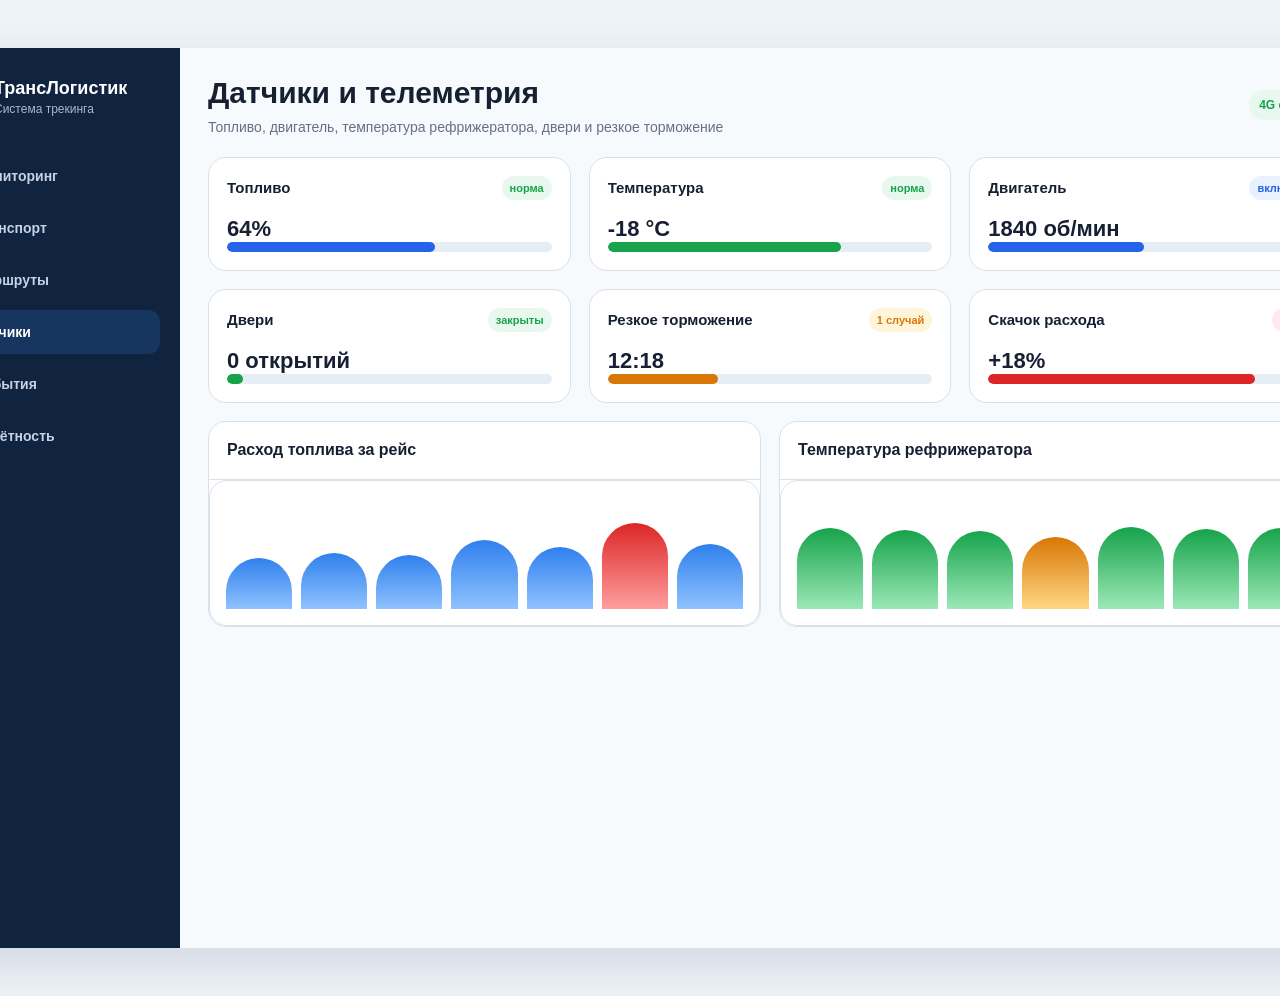
<file: figma-screens/05-sensors-telemetry.html>
<!doctype html>
<html lang="ru">
<head>
  <meta charset="utf-8" />
  <meta name="viewport" content="width=device-width, initial-scale=1" />
  <title>05 Sensors Telemetry</title>
  <style>

    :root {
      --bg: #eef3f8;
      --surface: #ffffff;
      --surface-soft: #f7fafc;
      --nav: #10233f;
      --nav-2: #17365f;
      --text: #172033;
      --muted: #667085;
      --line: #d8e0ea;
      --blue: #2563eb;
      --blue-soft: #e9f1ff;
      --green: #16a34a;
      --green-soft: #e9f8ef;
      --yellow: #d97706;
      --yellow-soft: #fff5db;
      --red: #dc2626;
      --red-soft: #ffebeb;
      --purple: #7c3aed;
      --purple-soft: #f1eaff;
      --shadow: 0 18px 45px rgba(16, 35, 63, 0.12);
      --radius: 18px;
      --radius-sm: 12px;
      --font: Inter, Arial, sans-serif;
    }

    * {
      box-sizing: border-box;
    }

    body {
      margin: 0;
      background: var(--bg);
      color: var(--text);
      font-family: var(--font);
    }

    .page {
      display: flex;
      flex-direction: column;
      gap: 56px;
      padding: 48px;
    }

    .figma-frame {
      position: relative;
      overflow: hidden;
      background: var(--surface-soft);
      border-radius: 28px;
      box-shadow: var(--shadow);
    }

    .desktop {
      width: 1440px;
      height: 900px;
    }

    .mobile {
      width: 390px;
      height: 844px;
      border-radius: 34px;
    }

    .label {
      position: absolute;
      top: 24px;
      right: 28px;
      color: var(--muted);
      font-size: 13px;
      font-weight: 700;
      letter-spacing: 0.05em;
      text-transform: uppercase;
      z-index: 20;
    }

    .sidebar {
      width: 260px;
      height: 100%;
      padding: 28px 20px;
      background: var(--nav);
      color: #ffffff;
    }

    .brand {
      display: flex;
      align-items: center;
      gap: 12px;
      margin-bottom: 36px;
    }

    .brand-mark {
      display: flex;
      align-items: center;
      justify-content: center;
      width: 42px;
      height: 42px;
      border-radius: 14px;
      background: linear-gradient(135deg, #2f80ed, #41d1ff);
      color: #ffffff;
      font-weight: 800;
    }

    .brand-title {
      font-size: 18px;
      font-weight: 800;
    }

    .brand-subtitle {
      margin-top: 3px;
      color: #aab7ca;
      font-size: 12px;
    }

    .nav-item {
      display: flex;
      align-items: center;
      gap: 12px;
      height: 44px;
      padding: 0 14px;
      margin-bottom: 8px;
      border-radius: 12px;
      color: #c7d2e4;
      font-size: 14px;
      font-weight: 600;
    }

    .nav-item.active {
      background: var(--nav-2);
      color: #ffffff;
    }

    .nav-dot {
      width: 8px;
      height: 8px;
      border-radius: 50%;
      background: currentColor;
      opacity: 0.9;
    }

    .app {
      display: flex;
      height: 100%;
    }

    .content {
      flex: 1;
      padding: 28px;
    }

    .topbar {
      display: flex;
      align-items: center;
      justify-content: space-between;
      margin-bottom: 22px;
    }

    .title-block h1 {
      margin: 0;
      font-size: 30px;
      line-height: 1.15;
    }

    .title-block p {
      margin: 8px 0 0;
      color: var(--muted);
      font-size: 14px;
    }

    .user-chip {
      display: flex;
      align-items: center;
      gap: 10px;
      padding: 10px 14px;
      border: 1px solid var(--line);
      border-radius: 999px;
      background: var(--surface);
      font-size: 14px;
      font-weight: 700;
    }

    .avatar {
      display: flex;
      align-items: center;
      justify-content: center;
      width: 32px;
      height: 32px;
      border-radius: 50%;
      background: var(--blue-soft);
      color: var(--blue);
      font-weight: 800;
    }

    .stats {
      display: grid;
      grid-template-columns: repeat(4, 1fr);
      gap: 16px;
      margin-bottom: 18px;
    }

    .stat-card {
      min-height: 104px;
      padding: 18px;
      border: 1px solid var(--line);
      border-radius: var(--radius);
      background: var(--surface);
    }

    .stat-label {
      color: var(--muted);
      font-size: 13px;
      font-weight: 700;
    }

    .stat-value {
      margin-top: 10px;
      font-size: 28px;
      font-weight: 850;
    }

    .stat-note {
      margin-top: 8px;
      color: var(--muted);
      font-size: 12px;
    }

    .grid-main {
      display: grid;
      grid-template-columns: 1fr 340px;
      gap: 18px;
      height: 646px;
    }

    .panel {
      border: 1px solid var(--line);
      border-radius: var(--radius);
      background: var(--surface);
      overflow: hidden;
    }

    .panel-header {
      display: flex;
      align-items: center;
      justify-content: space-between;
      min-height: 58px;
      padding: 16px 18px;
      border-bottom: 1px solid var(--line);
    }

    .panel-title {
      font-size: 16px;
      font-weight: 850;
    }

    .panel-subtitle {
      color: var(--muted);
      font-size: 12px;
      margin-top: 4px;
    }

    .filters {
      display: flex;
      flex-wrap: wrap;
      gap: 8px;
    }

    .pill {
      display: inline-flex;
      align-items: center;
      gap: 7px;
      padding: 8px 10px;
      border-radius: 999px;
      background: var(--surface-soft);
      color: var(--muted);
      font-size: 12px;
      font-weight: 800;
    }

    .pill.blue {
      background: var(--blue-soft);
      color: var(--blue);
    }

    .pill.green {
      background: var(--green-soft);
      color: var(--green);
    }

    .pill.yellow {
      background: var(--yellow-soft);
      color: var(--yellow);
    }

    .pill.red {
      background: var(--red-soft);
      color: var(--red);
    }

    .map {
      position: relative;
      height: calc(100% - 58px);
      background:
        linear-gradient(90deg, rgba(37, 99, 235, 0.08) 1px, transparent 1px),
        linear-gradient(0deg, rgba(37, 99, 235, 0.08) 1px, transparent 1px),
        #edf6fb;
      background-size: 54px 54px;
    }

    .route {
      position: absolute;
      height: 7px;
      border-radius: 999px;
      background: rgba(37, 99, 235, 0.36);
      transform-origin: left center;
    }

    .route.green {
      background: rgba(22, 163, 74, 0.4);
    }

    .route.red {
      background: rgba(220, 38, 38, 0.38);
    }

    .vehicle-marker {
      position: absolute;
      display: flex;
      align-items: center;
      justify-content: center;
      width: 34px;
      height: 34px;
      border: 4px solid #ffffff;
      border-radius: 50%;
      color: #ffffff;
      font-size: 12px;
      font-weight: 900;
      box-shadow: 0 8px 18px rgba(16, 35, 63, 0.24);
    }

    .vehicle-marker.green {
      background: var(--green);
    }

    .vehicle-marker.blue {
      background: var(--blue);
    }

    .vehicle-marker.yellow {
      background: var(--yellow);
    }

    .vehicle-marker.red {
      background: var(--red);
    }

    .vehicle-popup {
      position: absolute;
      left: 530px;
      top: 215px;
      width: 260px;
      padding: 16px;
      border: 1px solid var(--line);
      border-radius: 18px;
      background: #ffffff;
      box-shadow: var(--shadow);
    }

    .popup-title {
      font-size: 16px;
      font-weight: 850;
    }

    .popup-row {
      display: flex;
      justify-content: space-between;
      margin-top: 10px;
      color: var(--muted);
      font-size: 13px;
    }

    .popup-row strong {
      color: var(--text);
    }

    .right-stack {
      display: flex;
      flex-direction: column;
      gap: 14px;
      height: 100%;
    }

    .vehicle-list {
      flex: 1;
      border: 1px solid var(--line);
      border-radius: var(--radius);
      background: var(--surface);
      overflow: hidden;
    }

    .list-search {
      padding: 14px;
      border-bottom: 1px solid var(--line);
    }

    .input {
      width: 100%;
      height: 42px;
      padding: 0 14px;
      border: 1px solid var(--line);
      border-radius: 12px;
      background: #ffffff;
      color: var(--muted);
      font-size: 13px;
    }

    .vehicle-row {
      display: grid;
      grid-template-columns: 40px 1fr auto;
      gap: 12px;
      align-items: center;
      padding: 13px 14px;
      border-bottom: 1px solid var(--line);
    }

    .vehicle-icon {
      display: flex;
      align-items: center;
      justify-content: center;
      width: 38px;
      height: 38px;
      border-radius: 13px;
      background: var(--blue-soft);
      color: var(--blue);
      font-size: 13px;
      font-weight: 900;
    }

    .row-title {
      font-size: 13px;
      font-weight: 850;
    }

    .row-subtitle {
      margin-top: 4px;
      color: var(--muted);
      font-size: 12px;
    }

    .status {
      padding: 6px 8px;
      border-radius: 999px;
      font-size: 11px;
      font-weight: 850;
    }

    .status.green {
      background: var(--green-soft);
      color: var(--green);
    }

    .status.blue {
      background: var(--blue-soft);
      color: var(--blue);
    }

    .status.yellow {
      background: var(--yellow-soft);
      color: var(--yellow);
    }

    .status.red {
      background: var(--red-soft);
      color: var(--red);
    }

    .alerts {
      height: 248px;
      border: 1px solid var(--line);
      border-radius: var(--radius);
      background: var(--surface);
      overflow: hidden;
    }

    .alert-item {
      padding: 12px 14px;
      border-bottom: 1px solid var(--line);
    }

    .alert-top {
      display: flex;
      justify-content: space-between;
      gap: 10px;
      font-size: 12px;
      font-weight: 850;
    }

    .alert-desc {
      margin-top: 6px;
      color: var(--muted);
      font-size: 12px;
      line-height: 1.35;
    }

    .button {
      display: inline-flex;
      align-items: center;
      justify-content: center;
      min-height: 42px;
      padding: 0 16px;
      border: 0;
      border-radius: 12px;
      background: var(--blue);
      color: #ffffff;
      font-size: 13px;
      font-weight: 850;
    }

    .button.secondary {
      background: var(--blue-soft);
      color: var(--blue);
    }

    .button.outline {
      background: #ffffff;
      color: var(--text);
      border: 1px solid var(--line);
    }

    .login-screen {
      display: grid;
      grid-template-columns: 1.15fr 0.85fr;
      height: 100%;
      background: #ffffff;
    }

    .login-hero {
      position: relative;
      padding: 72px;
      background: linear-gradient(135deg, #10233f, #1e4f88);
      color: #ffffff;
      overflow: hidden;
    }

    .hero-circles {
      position: absolute;
      right: -120px;
      bottom: -160px;
      width: 520px;
      height: 520px;
      border-radius: 50%;
      background: rgba(255, 255, 255, 0.08);
    }

    .hero-route {
      position: absolute;
      left: 90px;
      bottom: 130px;
      width: 650px;
      height: 280px;
      border: 3px dashed rgba(255, 255, 255, 0.3);
      border-radius: 44px;
    }

    .login-hero h1 {
      position: relative;
      max-width: 700px;
      margin: 80px 0 0;
      font-size: 48px;
      line-height: 1.08;
    }

    .login-hero p {
      position: relative;
      max-width: 560px;
      margin-top: 22px;
      color: #cbd8ea;
      font-size: 18px;
      line-height: 1.55;
    }

    .login-form-wrap {
      display: flex;
      align-items: center;
      justify-content: center;
      padding: 64px;
    }

    .login-form {
      width: 420px;
    }

    .login-form h2 {
      margin: 0;
      font-size: 32px;
    }

    .login-form p {
      margin: 10px 0 28px;
      color: var(--muted);
      line-height: 1.5;
    }

    .field-label {
      margin: 18px 0 8px;
      color: var(--text);
      font-size: 13px;
      font-weight: 850;
    }

    .login-input {
      width: 100%;
      height: 52px;
      padding: 0 16px;
      border: 1px solid var(--line);
      border-radius: 14px;
      font-size: 14px;
      color: var(--muted);
    }

    .login-button {
      width: 100%;
      height: 54px;
      margin-top: 26px;
      border: 0;
      border-radius: 14px;
      background: var(--blue);
      color: #ffffff;
      font-size: 15px;
      font-weight: 850;
    }

    .two-column {
      display: grid;
      grid-template-columns: 0.92fr 1.08fr;
      gap: 18px;
      height: 770px;
    }

    .detail-card {
      padding: 22px;
      border: 1px solid var(--line);
      border-radius: var(--radius);
      background: var(--surface);
    }

    .big-plate {
      display: flex;
      align-items: center;
      justify-content: space-between;
      padding: 22px;
      border-radius: 18px;
      background: var(--nav);
      color: #ffffff;
    }

    .plate-number {
      font-size: 30px;
      font-weight: 900;
      letter-spacing: 0.04em;
    }

    .plate-meta {
      margin-top: 8px;
      color: #b8c6da;
      font-size: 13px;
    }

    .metrics-grid {
      display: grid;
      grid-template-columns: repeat(2, 1fr);
      gap: 14px;
      margin-top: 18px;
    }

    .metric {
      padding: 16px;
      border: 1px solid var(--line);
      border-radius: 16px;
      background: var(--surface-soft);
    }

    .metric-label {
      color: var(--muted);
      font-size: 12px;
      font-weight: 800;
    }

    .metric-value {
      margin-top: 8px;
      font-size: 22px;
      font-weight: 900;
    }

    .section-title {
      margin: 22px 0 12px;
      font-size: 16px;
      font-weight: 900;
    }

    .timeline {
      display: flex;
      flex-direction: column;
      gap: 10px;
      margin-top: 12px;
    }

    .timeline-row {
      display: grid;
      grid-template-columns: 18px 1fr auto;
      gap: 10px;
      align-items: center;
      padding: 12px;
      border: 1px solid var(--line);
      border-radius: 14px;
      background: #ffffff;
      font-size: 13px;
    }

    .timeline-dot {
      width: 12px;
      height: 12px;
      border-radius: 50%;
      background: var(--blue);
    }

    .mock-map-panel {
      position: relative;
      border: 1px solid var(--line);
      border-radius: var(--radius);
      background:
        linear-gradient(90deg, rgba(37, 99, 235, 0.08) 1px, transparent 1px),
        linear-gradient(0deg, rgba(37, 99, 235, 0.08) 1px, transparent 1px),
        #edf6fb;
      background-size: 48px 48px;
      overflow: hidden;
    }

    .route-dot {
      position: absolute;
      width: 20px;
      height: 20px;
      border: 4px solid #ffffff;
      border-radius: 50%;
      background: var(--blue);
      box-shadow: 0 6px 16px rgba(16, 35, 63, 0.24);
    }

    .table {
      width: 100%;
      border-collapse: collapse;
      font-size: 13px;
    }

    .table th {
      padding: 13px 14px;
      background: var(--surface-soft);
      color: var(--muted);
      text-align: left;
      font-size: 12px;
      font-weight: 850;
    }

    .table td {
      padding: 14px;
      border-top: 1px solid var(--line);
      color: var(--text);
    }

    .screen-grid {
      display: grid;
      grid-template-columns: repeat(3, 1fr);
      gap: 18px;
      margin-top: 16px;
    }

    .sensor-card {
      padding: 18px;
      border: 1px solid var(--line);
      border-radius: var(--radius);
      background: #ffffff;
    }

    .sensor-head {
      display: flex;
      justify-content: space-between;
      align-items: center;
      margin-bottom: 16px;
    }

    .sensor-name {
      font-size: 15px;
      font-weight: 900;
    }

    .gauge {
      position: relative;
      height: 10px;
      border-radius: 999px;
      background: #e6edf5;
      overflow: hidden;
    }

    .gauge-fill {
      height: 100%;
      border-radius: 999px;
      background: var(--blue);
    }

    .chart {
      display: flex;
      align-items: end;
      gap: 9px;
      height: 146px;
      padding: 16px;
      border: 1px solid var(--line);
      border-radius: var(--radius);
      background: #ffffff;
    }

    .bar {
      flex: 1;
      border-radius: 999px 999px 0 0;
      background: linear-gradient(180deg, #2f80ed, #90c2ff);
    }

    .report-layout {
      display: grid;
      grid-template-columns: 350px 1fr;
      gap: 18px;
      height: 770px;
    }

    .form-card {
      padding: 20px;
      border: 1px solid var(--line);
      border-radius: var(--radius);
      background: #ffffff;
    }

    .select-box {
      display: flex;
      align-items: center;
      justify-content: space-between;
      height: 46px;
      padding: 0 14px;
      margin-bottom: 12px;
      border: 1px solid var(--line);
      border-radius: 12px;
      color: var(--muted);
      font-size: 13px;
    }

    .integration-grid {
      display: grid;
      grid-template-columns: repeat(3, 1fr);
      gap: 18px;
      margin-top: 16px;
    }

    .integration-card {
      min-height: 190px;
      padding: 22px;
      border: 1px solid var(--line);
      border-radius: var(--radius);
      background: #ffffff;
    }

    .integration-icon {
      display: flex;
      align-items: center;
      justify-content: center;
      width: 54px;
      height: 54px;
      border-radius: 18px;
      background: var(--blue-soft);
      color: var(--blue);
      font-weight: 900;
      margin-bottom: 16px;
    }

    .mobile-shell {
      height: 100%;
      background: #ffffff;
    }

    .mobile-top {
      padding: 28px 22px 16px;
      background: var(--nav);
      color: #ffffff;
    }

    .mobile-top h2 {
      margin: 18px 0 4px;
      font-size: 24px;
    }

    .mobile-top p {
      margin: 0;
      color: #b8c6da;
      font-size: 13px;
    }

    .mobile-body {
      padding: 18px;
    }

    .mobile-card {
      padding: 16px;
      border: 1px solid var(--line);
      border-radius: 18px;
      background: #ffffff;
      box-shadow: 0 8px 26px rgba(16, 35, 63, 0.08);
      margin-bottom: 14px;
    }

    .status-buttons {
      display: grid;
      grid-template-columns: repeat(2, 1fr);
      gap: 10px;
      margin-top: 14px;
    }

    .mobile-status {
      padding: 12px 8px;
      border-radius: 12px;
      background: var(--surface-soft);
      color: var(--text);
      font-size: 12px;
      font-weight: 850;
      text-align: center;
    }

    .mobile-status.active {
      background: var(--blue);
      color: #ffffff;
    }

    .phone-map {
      position: relative;
      height: 245px;
      border-radius: 20px;
      background:
        linear-gradient(90deg, rgba(37, 99, 235, 0.08) 1px, transparent 1px),
        linear-gradient(0deg, rgba(37, 99, 235, 0.08) 1px, transparent 1px),
        #edf6fb;
      background-size: 36px 36px;
      overflow: hidden;
    }
  

    body {
      min-height: 100vh;
      display: flex;
      align-items: flex-start;
      justify-content: center;
      padding: 48px;
    }

    .page {
      display: block;
      padding: 0;
    }

    .single-frame {
      margin: 0;
    }

    .screen-label {
      display: none;
    }

  </style>
</head>
<body>
  <main class="page">
    <section class="figma-frame desktop single-frame">
      <div class="label screen-label">Frame 05 / Датчики и телеметрия</div>
      <div class="app">
        <aside class="sidebar">
          <div class="brand"><div class="brand-mark">TL</div><div><div class="brand-title">ТрансЛогистик</div><div class="brand-subtitle">Система трекинга</div></div></div>
          <div class="nav-item"><span class="nav-dot"></span>Мониторинг</div>
          <div class="nav-item"><span class="nav-dot"></span>Транспорт</div>
          <div class="nav-item"><span class="nav-dot"></span>Маршруты</div>
          <div class="nav-item active"><span class="nav-dot"></span>Датчики</div>
          <div class="nav-item"><span class="nav-dot"></span>События</div>
          <div class="nav-item"><span class="nav-dot"></span>Отчётность</div>
        </aside>
        <div class="content">
          <div class="topbar"><div class="title-block"><h1>Датчики и телеметрия</h1><p>Топливо, двигатель, температура рефрижератора, двери и резкое торможение</p></div><span class="pill green">4G онлайн</span></div>
          <div class="screen-grid">
            <div class="sensor-card"><div class="sensor-head"><div class="sensor-name">Топливо</div><span class="status green">норма</span></div><div class="metric-value">64%</div><div class="gauge"><div class="gauge-fill" style="width: 64%;"></div></div></div>
            <div class="sensor-card"><div class="sensor-head"><div class="sensor-name">Температура</div><span class="status green">норма</span></div><div class="metric-value">-18 °C</div><div class="gauge"><div class="gauge-fill" style="width: 72%; background: var(--green);"></div></div></div>
            <div class="sensor-card"><div class="sensor-head"><div class="sensor-name">Двигатель</div><span class="status blue">включён</span></div><div class="metric-value">1840 об/мин</div><div class="gauge"><div class="gauge-fill" style="width: 48%; background: var(--blue);"></div></div></div>
            <div class="sensor-card"><div class="sensor-head"><div class="sensor-name">Двери</div><span class="status green">закрыты</span></div><div class="metric-value">0 открытий</div><div class="gauge"><div class="gauge-fill" style="width: 5%; background: var(--green);"></div></div></div>
            <div class="sensor-card"><div class="sensor-head"><div class="sensor-name">Резкое торможение</div><span class="status yellow">1 случай</span></div><div class="metric-value">12:18</div><div class="gauge"><div class="gauge-fill" style="width: 34%; background: var(--yellow);"></div></div></div>
            <div class="sensor-card"><div class="sensor-head"><div class="sensor-name">Скачок расхода</div><span class="status red">риск</span></div><div class="metric-value">+18%</div><div class="gauge"><div class="gauge-fill" style="width: 82%; background: var(--red);"></div></div></div>
          </div>
          <div style="display: grid; grid-template-columns: 1fr 1fr; gap: 18px; margin-top: 18px;">
            <div class="panel"><div class="panel-header"><div class="panel-title">Расход топлива за рейс</div></div><div class="chart"><div class="bar" style="height: 45%;"></div><div class="bar" style="height: 50%;"></div><div class="bar" style="height: 48%;"></div><div class="bar" style="height: 61%;"></div><div class="bar" style="height: 55%;"></div><div class="bar" style="height: 76%; background: linear-gradient(180deg, #dc2626, #ff9e9e);"></div><div class="bar" style="height: 58%;"></div></div></div>
            <div class="panel"><div class="panel-header"><div class="panel-title">Температура рефрижератора</div></div><div class="chart"><div class="bar" style="height: 72%; background: linear-gradient(180deg, #16a34a, #9ce8b7);"></div><div class="bar" style="height: 70%; background: linear-gradient(180deg, #16a34a, #9ce8b7);"></div><div class="bar" style="height: 69%; background: linear-gradient(180deg, #16a34a, #9ce8b7);"></div><div class="bar" style="height: 64%; background: linear-gradient(180deg, #d97706, #ffd782);"></div><div class="bar" style="height: 73%; background: linear-gradient(180deg, #16a34a, #9ce8b7);"></div><div class="bar" style="height: 71%; background: linear-gradient(180deg, #16a34a, #9ce8b7);"></div><div class="bar" style="height: 72%; background: linear-gradient(180deg, #16a34a, #9ce8b7);"></div></div></div>
          </div>
        </div>
      </div>
    </section>
  </main>
</body>
</html>
</file>
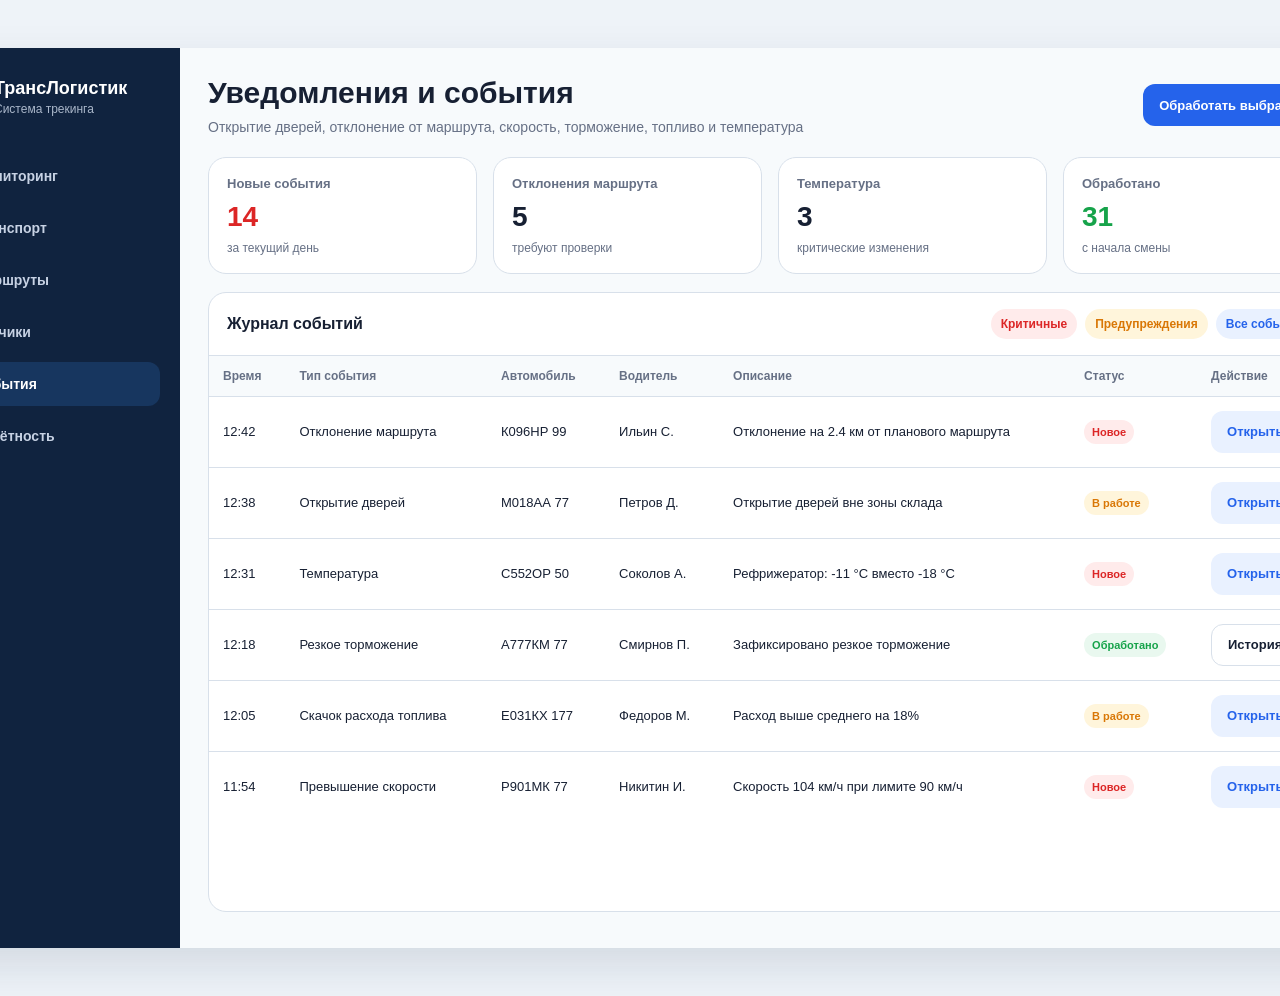
<file: figma-screens/06-events-alerts.html>
<!doctype html>
<html lang="ru">
<head>
  <meta charset="utf-8" />
  <meta name="viewport" content="width=device-width, initial-scale=1" />
  <title>06 Events Alerts</title>
  <style>

    :root {
      --bg: #eef3f8;
      --surface: #ffffff;
      --surface-soft: #f7fafc;
      --nav: #10233f;
      --nav-2: #17365f;
      --text: #172033;
      --muted: #667085;
      --line: #d8e0ea;
      --blue: #2563eb;
      --blue-soft: #e9f1ff;
      --green: #16a34a;
      --green-soft: #e9f8ef;
      --yellow: #d97706;
      --yellow-soft: #fff5db;
      --red: #dc2626;
      --red-soft: #ffebeb;
      --purple: #7c3aed;
      --purple-soft: #f1eaff;
      --shadow: 0 18px 45px rgba(16, 35, 63, 0.12);
      --radius: 18px;
      --radius-sm: 12px;
      --font: Inter, Arial, sans-serif;
    }

    * {
      box-sizing: border-box;
    }

    body {
      margin: 0;
      background: var(--bg);
      color: var(--text);
      font-family: var(--font);
    }

    .page {
      display: flex;
      flex-direction: column;
      gap: 56px;
      padding: 48px;
    }

    .figma-frame {
      position: relative;
      overflow: hidden;
      background: var(--surface-soft);
      border-radius: 28px;
      box-shadow: var(--shadow);
    }

    .desktop {
      width: 1440px;
      height: 900px;
    }

    .mobile {
      width: 390px;
      height: 844px;
      border-radius: 34px;
    }

    .label {
      position: absolute;
      top: 24px;
      right: 28px;
      color: var(--muted);
      font-size: 13px;
      font-weight: 700;
      letter-spacing: 0.05em;
      text-transform: uppercase;
      z-index: 20;
    }

    .sidebar {
      width: 260px;
      height: 100%;
      padding: 28px 20px;
      background: var(--nav);
      color: #ffffff;
    }

    .brand {
      display: flex;
      align-items: center;
      gap: 12px;
      margin-bottom: 36px;
    }

    .brand-mark {
      display: flex;
      align-items: center;
      justify-content: center;
      width: 42px;
      height: 42px;
      border-radius: 14px;
      background: linear-gradient(135deg, #2f80ed, #41d1ff);
      color: #ffffff;
      font-weight: 800;
    }

    .brand-title {
      font-size: 18px;
      font-weight: 800;
    }

    .brand-subtitle {
      margin-top: 3px;
      color: #aab7ca;
      font-size: 12px;
    }

    .nav-item {
      display: flex;
      align-items: center;
      gap: 12px;
      height: 44px;
      padding: 0 14px;
      margin-bottom: 8px;
      border-radius: 12px;
      color: #c7d2e4;
      font-size: 14px;
      font-weight: 600;
    }

    .nav-item.active {
      background: var(--nav-2);
      color: #ffffff;
    }

    .nav-dot {
      width: 8px;
      height: 8px;
      border-radius: 50%;
      background: currentColor;
      opacity: 0.9;
    }

    .app {
      display: flex;
      height: 100%;
    }

    .content {
      flex: 1;
      padding: 28px;
    }

    .topbar {
      display: flex;
      align-items: center;
      justify-content: space-between;
      margin-bottom: 22px;
    }

    .title-block h1 {
      margin: 0;
      font-size: 30px;
      line-height: 1.15;
    }

    .title-block p {
      margin: 8px 0 0;
      color: var(--muted);
      font-size: 14px;
    }

    .user-chip {
      display: flex;
      align-items: center;
      gap: 10px;
      padding: 10px 14px;
      border: 1px solid var(--line);
      border-radius: 999px;
      background: var(--surface);
      font-size: 14px;
      font-weight: 700;
    }

    .avatar {
      display: flex;
      align-items: center;
      justify-content: center;
      width: 32px;
      height: 32px;
      border-radius: 50%;
      background: var(--blue-soft);
      color: var(--blue);
      font-weight: 800;
    }

    .stats {
      display: grid;
      grid-template-columns: repeat(4, 1fr);
      gap: 16px;
      margin-bottom: 18px;
    }

    .stat-card {
      min-height: 104px;
      padding: 18px;
      border: 1px solid var(--line);
      border-radius: var(--radius);
      background: var(--surface);
    }

    .stat-label {
      color: var(--muted);
      font-size: 13px;
      font-weight: 700;
    }

    .stat-value {
      margin-top: 10px;
      font-size: 28px;
      font-weight: 850;
    }

    .stat-note {
      margin-top: 8px;
      color: var(--muted);
      font-size: 12px;
    }

    .grid-main {
      display: grid;
      grid-template-columns: 1fr 340px;
      gap: 18px;
      height: 646px;
    }

    .panel {
      border: 1px solid var(--line);
      border-radius: var(--radius);
      background: var(--surface);
      overflow: hidden;
    }

    .panel-header {
      display: flex;
      align-items: center;
      justify-content: space-between;
      min-height: 58px;
      padding: 16px 18px;
      border-bottom: 1px solid var(--line);
    }

    .panel-title {
      font-size: 16px;
      font-weight: 850;
    }

    .panel-subtitle {
      color: var(--muted);
      font-size: 12px;
      margin-top: 4px;
    }

    .filters {
      display: flex;
      flex-wrap: wrap;
      gap: 8px;
    }

    .pill {
      display: inline-flex;
      align-items: center;
      gap: 7px;
      padding: 8px 10px;
      border-radius: 999px;
      background: var(--surface-soft);
      color: var(--muted);
      font-size: 12px;
      font-weight: 800;
    }

    .pill.blue {
      background: var(--blue-soft);
      color: var(--blue);
    }

    .pill.green {
      background: var(--green-soft);
      color: var(--green);
    }

    .pill.yellow {
      background: var(--yellow-soft);
      color: var(--yellow);
    }

    .pill.red {
      background: var(--red-soft);
      color: var(--red);
    }

    .map {
      position: relative;
      height: calc(100% - 58px);
      background:
        linear-gradient(90deg, rgba(37, 99, 235, 0.08) 1px, transparent 1px),
        linear-gradient(0deg, rgba(37, 99, 235, 0.08) 1px, transparent 1px),
        #edf6fb;
      background-size: 54px 54px;
    }

    .route {
      position: absolute;
      height: 7px;
      border-radius: 999px;
      background: rgba(37, 99, 235, 0.36);
      transform-origin: left center;
    }

    .route.green {
      background: rgba(22, 163, 74, 0.4);
    }

    .route.red {
      background: rgba(220, 38, 38, 0.38);
    }

    .vehicle-marker {
      position: absolute;
      display: flex;
      align-items: center;
      justify-content: center;
      width: 34px;
      height: 34px;
      border: 4px solid #ffffff;
      border-radius: 50%;
      color: #ffffff;
      font-size: 12px;
      font-weight: 900;
      box-shadow: 0 8px 18px rgba(16, 35, 63, 0.24);
    }

    .vehicle-marker.green {
      background: var(--green);
    }

    .vehicle-marker.blue {
      background: var(--blue);
    }

    .vehicle-marker.yellow {
      background: var(--yellow);
    }

    .vehicle-marker.red {
      background: var(--red);
    }

    .vehicle-popup {
      position: absolute;
      left: 530px;
      top: 215px;
      width: 260px;
      padding: 16px;
      border: 1px solid var(--line);
      border-radius: 18px;
      background: #ffffff;
      box-shadow: var(--shadow);
    }

    .popup-title {
      font-size: 16px;
      font-weight: 850;
    }

    .popup-row {
      display: flex;
      justify-content: space-between;
      margin-top: 10px;
      color: var(--muted);
      font-size: 13px;
    }

    .popup-row strong {
      color: var(--text);
    }

    .right-stack {
      display: flex;
      flex-direction: column;
      gap: 14px;
      height: 100%;
    }

    .vehicle-list {
      flex: 1;
      border: 1px solid var(--line);
      border-radius: var(--radius);
      background: var(--surface);
      overflow: hidden;
    }

    .list-search {
      padding: 14px;
      border-bottom: 1px solid var(--line);
    }

    .input {
      width: 100%;
      height: 42px;
      padding: 0 14px;
      border: 1px solid var(--line);
      border-radius: 12px;
      background: #ffffff;
      color: var(--muted);
      font-size: 13px;
    }

    .vehicle-row {
      display: grid;
      grid-template-columns: 40px 1fr auto;
      gap: 12px;
      align-items: center;
      padding: 13px 14px;
      border-bottom: 1px solid var(--line);
    }

    .vehicle-icon {
      display: flex;
      align-items: center;
      justify-content: center;
      width: 38px;
      height: 38px;
      border-radius: 13px;
      background: var(--blue-soft);
      color: var(--blue);
      font-size: 13px;
      font-weight: 900;
    }

    .row-title {
      font-size: 13px;
      font-weight: 850;
    }

    .row-subtitle {
      margin-top: 4px;
      color: var(--muted);
      font-size: 12px;
    }

    .status {
      padding: 6px 8px;
      border-radius: 999px;
      font-size: 11px;
      font-weight: 850;
    }

    .status.green {
      background: var(--green-soft);
      color: var(--green);
    }

    .status.blue {
      background: var(--blue-soft);
      color: var(--blue);
    }

    .status.yellow {
      background: var(--yellow-soft);
      color: var(--yellow);
    }

    .status.red {
      background: var(--red-soft);
      color: var(--red);
    }

    .alerts {
      height: 248px;
      border: 1px solid var(--line);
      border-radius: var(--radius);
      background: var(--surface);
      overflow: hidden;
    }

    .alert-item {
      padding: 12px 14px;
      border-bottom: 1px solid var(--line);
    }

    .alert-top {
      display: flex;
      justify-content: space-between;
      gap: 10px;
      font-size: 12px;
      font-weight: 850;
    }

    .alert-desc {
      margin-top: 6px;
      color: var(--muted);
      font-size: 12px;
      line-height: 1.35;
    }

    .button {
      display: inline-flex;
      align-items: center;
      justify-content: center;
      min-height: 42px;
      padding: 0 16px;
      border: 0;
      border-radius: 12px;
      background: var(--blue);
      color: #ffffff;
      font-size: 13px;
      font-weight: 850;
    }

    .button.secondary {
      background: var(--blue-soft);
      color: var(--blue);
    }

    .button.outline {
      background: #ffffff;
      color: var(--text);
      border: 1px solid var(--line);
    }

    .login-screen {
      display: grid;
      grid-template-columns: 1.15fr 0.85fr;
      height: 100%;
      background: #ffffff;
    }

    .login-hero {
      position: relative;
      padding: 72px;
      background: linear-gradient(135deg, #10233f, #1e4f88);
      color: #ffffff;
      overflow: hidden;
    }

    .hero-circles {
      position: absolute;
      right: -120px;
      bottom: -160px;
      width: 520px;
      height: 520px;
      border-radius: 50%;
      background: rgba(255, 255, 255, 0.08);
    }

    .hero-route {
      position: absolute;
      left: 90px;
      bottom: 130px;
      width: 650px;
      height: 280px;
      border: 3px dashed rgba(255, 255, 255, 0.3);
      border-radius: 44px;
    }

    .login-hero h1 {
      position: relative;
      max-width: 700px;
      margin: 80px 0 0;
      font-size: 48px;
      line-height: 1.08;
    }

    .login-hero p {
      position: relative;
      max-width: 560px;
      margin-top: 22px;
      color: #cbd8ea;
      font-size: 18px;
      line-height: 1.55;
    }

    .login-form-wrap {
      display: flex;
      align-items: center;
      justify-content: center;
      padding: 64px;
    }

    .login-form {
      width: 420px;
    }

    .login-form h2 {
      margin: 0;
      font-size: 32px;
    }

    .login-form p {
      margin: 10px 0 28px;
      color: var(--muted);
      line-height: 1.5;
    }

    .field-label {
      margin: 18px 0 8px;
      color: var(--text);
      font-size: 13px;
      font-weight: 850;
    }

    .login-input {
      width: 100%;
      height: 52px;
      padding: 0 16px;
      border: 1px solid var(--line);
      border-radius: 14px;
      font-size: 14px;
      color: var(--muted);
    }

    .login-button {
      width: 100%;
      height: 54px;
      margin-top: 26px;
      border: 0;
      border-radius: 14px;
      background: var(--blue);
      color: #ffffff;
      font-size: 15px;
      font-weight: 850;
    }

    .two-column {
      display: grid;
      grid-template-columns: 0.92fr 1.08fr;
      gap: 18px;
      height: 770px;
    }

    .detail-card {
      padding: 22px;
      border: 1px solid var(--line);
      border-radius: var(--radius);
      background: var(--surface);
    }

    .big-plate {
      display: flex;
      align-items: center;
      justify-content: space-between;
      padding: 22px;
      border-radius: 18px;
      background: var(--nav);
      color: #ffffff;
    }

    .plate-number {
      font-size: 30px;
      font-weight: 900;
      letter-spacing: 0.04em;
    }

    .plate-meta {
      margin-top: 8px;
      color: #b8c6da;
      font-size: 13px;
    }

    .metrics-grid {
      display: grid;
      grid-template-columns: repeat(2, 1fr);
      gap: 14px;
      margin-top: 18px;
    }

    .metric {
      padding: 16px;
      border: 1px solid var(--line);
      border-radius: 16px;
      background: var(--surface-soft);
    }

    .metric-label {
      color: var(--muted);
      font-size: 12px;
      font-weight: 800;
    }

    .metric-value {
      margin-top: 8px;
      font-size: 22px;
      font-weight: 900;
    }

    .section-title {
      margin: 22px 0 12px;
      font-size: 16px;
      font-weight: 900;
    }

    .timeline {
      display: flex;
      flex-direction: column;
      gap: 10px;
      margin-top: 12px;
    }

    .timeline-row {
      display: grid;
      grid-template-columns: 18px 1fr auto;
      gap: 10px;
      align-items: center;
      padding: 12px;
      border: 1px solid var(--line);
      border-radius: 14px;
      background: #ffffff;
      font-size: 13px;
    }

    .timeline-dot {
      width: 12px;
      height: 12px;
      border-radius: 50%;
      background: var(--blue);
    }

    .mock-map-panel {
      position: relative;
      border: 1px solid var(--line);
      border-radius: var(--radius);
      background:
        linear-gradient(90deg, rgba(37, 99, 235, 0.08) 1px, transparent 1px),
        linear-gradient(0deg, rgba(37, 99, 235, 0.08) 1px, transparent 1px),
        #edf6fb;
      background-size: 48px 48px;
      overflow: hidden;
    }

    .route-dot {
      position: absolute;
      width: 20px;
      height: 20px;
      border: 4px solid #ffffff;
      border-radius: 50%;
      background: var(--blue);
      box-shadow: 0 6px 16px rgba(16, 35, 63, 0.24);
    }

    .table {
      width: 100%;
      border-collapse: collapse;
      font-size: 13px;
    }

    .table th {
      padding: 13px 14px;
      background: var(--surface-soft);
      color: var(--muted);
      text-align: left;
      font-size: 12px;
      font-weight: 850;
    }

    .table td {
      padding: 14px;
      border-top: 1px solid var(--line);
      color: var(--text);
    }

    .screen-grid {
      display: grid;
      grid-template-columns: repeat(3, 1fr);
      gap: 18px;
      margin-top: 16px;
    }

    .sensor-card {
      padding: 18px;
      border: 1px solid var(--line);
      border-radius: var(--radius);
      background: #ffffff;
    }

    .sensor-head {
      display: flex;
      justify-content: space-between;
      align-items: center;
      margin-bottom: 16px;
    }

    .sensor-name {
      font-size: 15px;
      font-weight: 900;
    }

    .gauge {
      position: relative;
      height: 10px;
      border-radius: 999px;
      background: #e6edf5;
      overflow: hidden;
    }

    .gauge-fill {
      height: 100%;
      border-radius: 999px;
      background: var(--blue);
    }

    .chart {
      display: flex;
      align-items: end;
      gap: 9px;
      height: 146px;
      padding: 16px;
      border: 1px solid var(--line);
      border-radius: var(--radius);
      background: #ffffff;
    }

    .bar {
      flex: 1;
      border-radius: 999px 999px 0 0;
      background: linear-gradient(180deg, #2f80ed, #90c2ff);
    }

    .report-layout {
      display: grid;
      grid-template-columns: 350px 1fr;
      gap: 18px;
      height: 770px;
    }

    .form-card {
      padding: 20px;
      border: 1px solid var(--line);
      border-radius: var(--radius);
      background: #ffffff;
    }

    .select-box {
      display: flex;
      align-items: center;
      justify-content: space-between;
      height: 46px;
      padding: 0 14px;
      margin-bottom: 12px;
      border: 1px solid var(--line);
      border-radius: 12px;
      color: var(--muted);
      font-size: 13px;
    }

    .integration-grid {
      display: grid;
      grid-template-columns: repeat(3, 1fr);
      gap: 18px;
      margin-top: 16px;
    }

    .integration-card {
      min-height: 190px;
      padding: 22px;
      border: 1px solid var(--line);
      border-radius: var(--radius);
      background: #ffffff;
    }

    .integration-icon {
      display: flex;
      align-items: center;
      justify-content: center;
      width: 54px;
      height: 54px;
      border-radius: 18px;
      background: var(--blue-soft);
      color: var(--blue);
      font-weight: 900;
      margin-bottom: 16px;
    }

    .mobile-shell {
      height: 100%;
      background: #ffffff;
    }

    .mobile-top {
      padding: 28px 22px 16px;
      background: var(--nav);
      color: #ffffff;
    }

    .mobile-top h2 {
      margin: 18px 0 4px;
      font-size: 24px;
    }

    .mobile-top p {
      margin: 0;
      color: #b8c6da;
      font-size: 13px;
    }

    .mobile-body {
      padding: 18px;
    }

    .mobile-card {
      padding: 16px;
      border: 1px solid var(--line);
      border-radius: 18px;
      background: #ffffff;
      box-shadow: 0 8px 26px rgba(16, 35, 63, 0.08);
      margin-bottom: 14px;
    }

    .status-buttons {
      display: grid;
      grid-template-columns: repeat(2, 1fr);
      gap: 10px;
      margin-top: 14px;
    }

    .mobile-status {
      padding: 12px 8px;
      border-radius: 12px;
      background: var(--surface-soft);
      color: var(--text);
      font-size: 12px;
      font-weight: 850;
      text-align: center;
    }

    .mobile-status.active {
      background: var(--blue);
      color: #ffffff;
    }

    .phone-map {
      position: relative;
      height: 245px;
      border-radius: 20px;
      background:
        linear-gradient(90deg, rgba(37, 99, 235, 0.08) 1px, transparent 1px),
        linear-gradient(0deg, rgba(37, 99, 235, 0.08) 1px, transparent 1px),
        #edf6fb;
      background-size: 36px 36px;
      overflow: hidden;
    }
  

    body {
      min-height: 100vh;
      display: flex;
      align-items: flex-start;
      justify-content: center;
      padding: 48px;
    }

    .page {
      display: block;
      padding: 0;
    }

    .single-frame {
      margin: 0;
    }

    .screen-label {
      display: none;
    }

  </style>
</head>
<body>
  <main class="page">
    <section class="figma-frame desktop single-frame">
      <div class="label screen-label">Frame 06 / Уведомления и события</div>
      <div class="app">
        <aside class="sidebar">
          <div class="brand"><div class="brand-mark">TL</div><div><div class="brand-title">ТрансЛогистик</div><div class="brand-subtitle">Система трекинга</div></div></div>
          <div class="nav-item"><span class="nav-dot"></span>Мониторинг</div>
          <div class="nav-item"><span class="nav-dot"></span>Транспорт</div>
          <div class="nav-item"><span class="nav-dot"></span>Маршруты</div>
          <div class="nav-item"><span class="nav-dot"></span>Датчики</div>
          <div class="nav-item active"><span class="nav-dot"></span>События</div>
          <div class="nav-item"><span class="nav-dot"></span>Отчётность</div>
        </aside>
        <div class="content">
          <div class="topbar"><div class="title-block"><h1>Уведомления и события</h1><p>Открытие дверей, отклонение от маршрута, скорость, торможение, топливо и температура</p></div><button class="button">Обработать выбранные</button></div>
          <div class="stats">
            <div class="stat-card"><div class="stat-label">Новые события</div><div class="stat-value" style="color: var(--red);">14</div><div class="stat-note">за текущий день</div></div>
            <div class="stat-card"><div class="stat-label">Отклонения маршрута</div><div class="stat-value">5</div><div class="stat-note">требуют проверки</div></div>
            <div class="stat-card"><div class="stat-label">Температура</div><div class="stat-value">3</div><div class="stat-note">критические изменения</div></div>
            <div class="stat-card"><div class="stat-label">Обработано</div><div class="stat-value" style="color: var(--green);">31</div><div class="stat-note">с начала смены</div></div>
          </div>
          <div class="panel" style="height: 620px;">
            <div class="panel-header"><div class="panel-title">Журнал событий</div><div class="filters"><span class="pill red">Критичные</span><span class="pill yellow">Предупреждения</span><span class="pill blue">Все события</span></div></div>
            <table class="table">
              <thead><tr><th>Время</th><th>Тип события</th><th>Автомобиль</th><th>Водитель</th><th>Описание</th><th>Статус</th><th>Действие</th></tr></thead>
              <tbody>
                <tr><td>12:42</td><td>Отклонение маршрута</td><td>К096НР 99</td><td>Ильин С.</td><td>Отклонение на 2.4 км от планового маршрута</td><td><span class="status red">Новое</span></td><td><button class="button secondary">Открыть</button></td></tr>
                <tr><td>12:38</td><td>Открытие дверей</td><td>М018АА 77</td><td>Петров Д.</td><td>Открытие дверей вне зоны склада</td><td><span class="status yellow">В работе</span></td><td><button class="button secondary">Открыть</button></td></tr>
                <tr><td>12:31</td><td>Температура</td><td>С552ОР 50</td><td>Соколов А.</td><td>Рефрижератор: -11 °C вместо -18 °C</td><td><span class="status red">Новое</span></td><td><button class="button secondary">Открыть</button></td></tr>
                <tr><td>12:18</td><td>Резкое торможение</td><td>А777КМ 77</td><td>Смирнов П.</td><td>Зафиксировано резкое торможение</td><td><span class="status green">Обработано</span></td><td><button class="button outline">История</button></td></tr>
                <tr><td>12:05</td><td>Скачок расхода топлива</td><td>Е031КХ 177</td><td>Федоров М.</td><td>Расход выше среднего на 18%</td><td><span class="status yellow">В работе</span></td><td><button class="button secondary">Открыть</button></td></tr>
                <tr><td>11:54</td><td>Превышение скорости</td><td>Р901МК 77</td><td>Никитин И.</td><td>Скорость 104 км/ч при лимите 90 км/ч</td><td><span class="status red">Новое</span></td><td><button class="button secondary">Открыть</button></td></tr>
              </tbody>
            </table>
          </div>
        </div>
      </div>
    </section>
  </main>
</body>
</html>
</file>
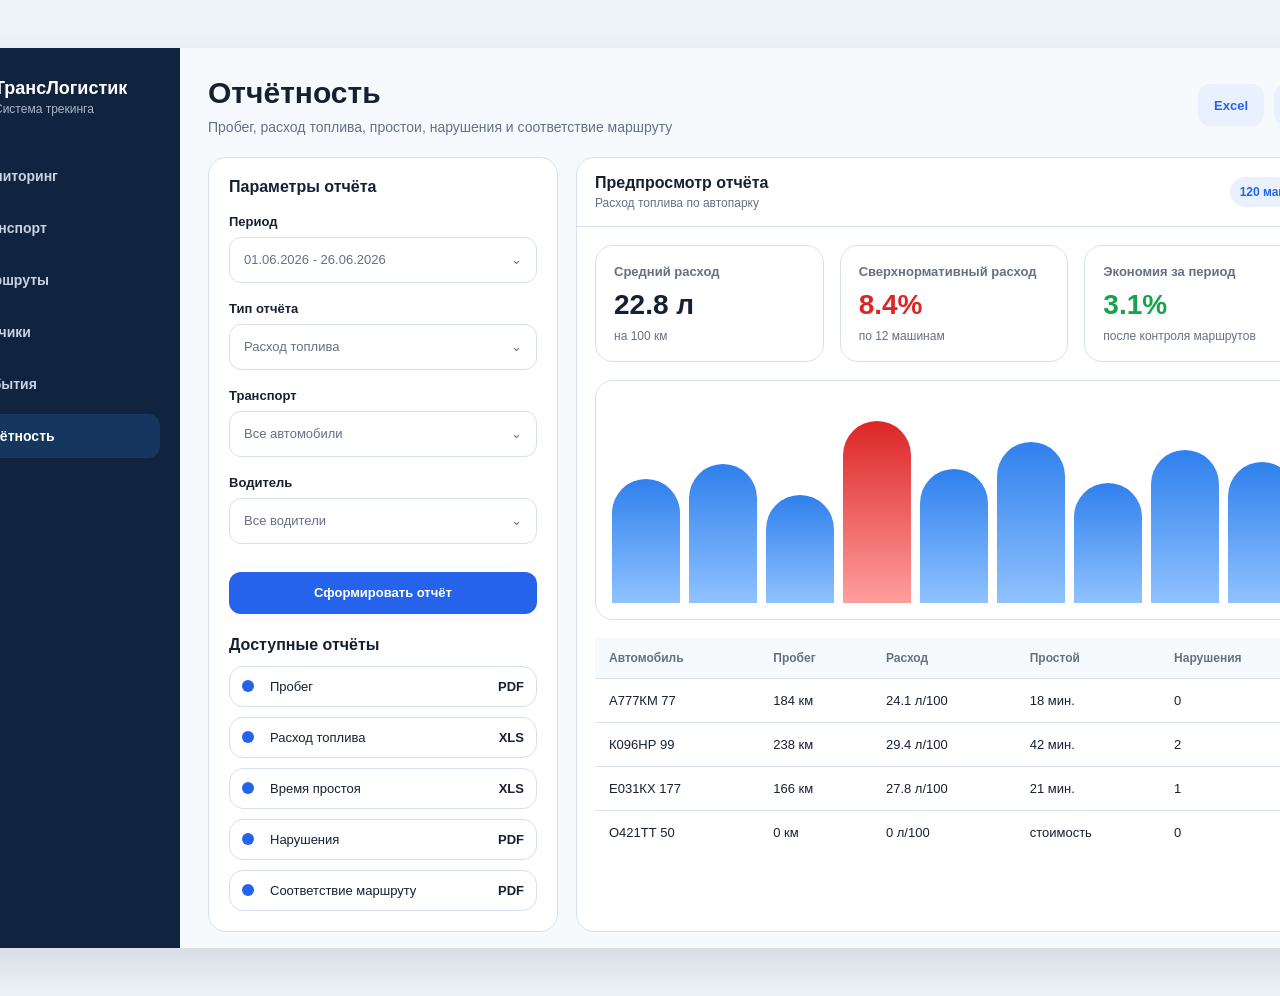
<file: figma-screens/07-reports.html>
<!doctype html>
<html lang="ru">
<head>
  <meta charset="utf-8" />
  <meta name="viewport" content="width=device-width, initial-scale=1" />
  <title>07 Reports</title>
  <style>

    :root {
      --bg: #eef3f8;
      --surface: #ffffff;
      --surface-soft: #f7fafc;
      --nav: #10233f;
      --nav-2: #17365f;
      --text: #172033;
      --muted: #667085;
      --line: #d8e0ea;
      --blue: #2563eb;
      --blue-soft: #e9f1ff;
      --green: #16a34a;
      --green-soft: #e9f8ef;
      --yellow: #d97706;
      --yellow-soft: #fff5db;
      --red: #dc2626;
      --red-soft: #ffebeb;
      --purple: #7c3aed;
      --purple-soft: #f1eaff;
      --shadow: 0 18px 45px rgba(16, 35, 63, 0.12);
      --radius: 18px;
      --radius-sm: 12px;
      --font: Inter, Arial, sans-serif;
    }

    * {
      box-sizing: border-box;
    }

    body {
      margin: 0;
      background: var(--bg);
      color: var(--text);
      font-family: var(--font);
    }

    .page {
      display: flex;
      flex-direction: column;
      gap: 56px;
      padding: 48px;
    }

    .figma-frame {
      position: relative;
      overflow: hidden;
      background: var(--surface-soft);
      border-radius: 28px;
      box-shadow: var(--shadow);
    }

    .desktop {
      width: 1440px;
      height: 900px;
    }

    .mobile {
      width: 390px;
      height: 844px;
      border-radius: 34px;
    }

    .label {
      position: absolute;
      top: 24px;
      right: 28px;
      color: var(--muted);
      font-size: 13px;
      font-weight: 700;
      letter-spacing: 0.05em;
      text-transform: uppercase;
      z-index: 20;
    }

    .sidebar {
      width: 260px;
      height: 100%;
      padding: 28px 20px;
      background: var(--nav);
      color: #ffffff;
    }

    .brand {
      display: flex;
      align-items: center;
      gap: 12px;
      margin-bottom: 36px;
    }

    .brand-mark {
      display: flex;
      align-items: center;
      justify-content: center;
      width: 42px;
      height: 42px;
      border-radius: 14px;
      background: linear-gradient(135deg, #2f80ed, #41d1ff);
      color: #ffffff;
      font-weight: 800;
    }

    .brand-title {
      font-size: 18px;
      font-weight: 800;
    }

    .brand-subtitle {
      margin-top: 3px;
      color: #aab7ca;
      font-size: 12px;
    }

    .nav-item {
      display: flex;
      align-items: center;
      gap: 12px;
      height: 44px;
      padding: 0 14px;
      margin-bottom: 8px;
      border-radius: 12px;
      color: #c7d2e4;
      font-size: 14px;
      font-weight: 600;
    }

    .nav-item.active {
      background: var(--nav-2);
      color: #ffffff;
    }

    .nav-dot {
      width: 8px;
      height: 8px;
      border-radius: 50%;
      background: currentColor;
      opacity: 0.9;
    }

    .app {
      display: flex;
      height: 100%;
    }

    .content {
      flex: 1;
      padding: 28px;
    }

    .topbar {
      display: flex;
      align-items: center;
      justify-content: space-between;
      margin-bottom: 22px;
    }

    .title-block h1 {
      margin: 0;
      font-size: 30px;
      line-height: 1.15;
    }

    .title-block p {
      margin: 8px 0 0;
      color: var(--muted);
      font-size: 14px;
    }

    .user-chip {
      display: flex;
      align-items: center;
      gap: 10px;
      padding: 10px 14px;
      border: 1px solid var(--line);
      border-radius: 999px;
      background: var(--surface);
      font-size: 14px;
      font-weight: 700;
    }

    .avatar {
      display: flex;
      align-items: center;
      justify-content: center;
      width: 32px;
      height: 32px;
      border-radius: 50%;
      background: var(--blue-soft);
      color: var(--blue);
      font-weight: 800;
    }

    .stats {
      display: grid;
      grid-template-columns: repeat(4, 1fr);
      gap: 16px;
      margin-bottom: 18px;
    }

    .stat-card {
      min-height: 104px;
      padding: 18px;
      border: 1px solid var(--line);
      border-radius: var(--radius);
      background: var(--surface);
    }

    .stat-label {
      color: var(--muted);
      font-size: 13px;
      font-weight: 700;
    }

    .stat-value {
      margin-top: 10px;
      font-size: 28px;
      font-weight: 850;
    }

    .stat-note {
      margin-top: 8px;
      color: var(--muted);
      font-size: 12px;
    }

    .grid-main {
      display: grid;
      grid-template-columns: 1fr 340px;
      gap: 18px;
      height: 646px;
    }

    .panel {
      border: 1px solid var(--line);
      border-radius: var(--radius);
      background: var(--surface);
      overflow: hidden;
    }

    .panel-header {
      display: flex;
      align-items: center;
      justify-content: space-between;
      min-height: 58px;
      padding: 16px 18px;
      border-bottom: 1px solid var(--line);
    }

    .panel-title {
      font-size: 16px;
      font-weight: 850;
    }

    .panel-subtitle {
      color: var(--muted);
      font-size: 12px;
      margin-top: 4px;
    }

    .filters {
      display: flex;
      flex-wrap: wrap;
      gap: 8px;
    }

    .pill {
      display: inline-flex;
      align-items: center;
      gap: 7px;
      padding: 8px 10px;
      border-radius: 999px;
      background: var(--surface-soft);
      color: var(--muted);
      font-size: 12px;
      font-weight: 800;
    }

    .pill.blue {
      background: var(--blue-soft);
      color: var(--blue);
    }

    .pill.green {
      background: var(--green-soft);
      color: var(--green);
    }

    .pill.yellow {
      background: var(--yellow-soft);
      color: var(--yellow);
    }

    .pill.red {
      background: var(--red-soft);
      color: var(--red);
    }

    .map {
      position: relative;
      height: calc(100% - 58px);
      background:
        linear-gradient(90deg, rgba(37, 99, 235, 0.08) 1px, transparent 1px),
        linear-gradient(0deg, rgba(37, 99, 235, 0.08) 1px, transparent 1px),
        #edf6fb;
      background-size: 54px 54px;
    }

    .route {
      position: absolute;
      height: 7px;
      border-radius: 999px;
      background: rgba(37, 99, 235, 0.36);
      transform-origin: left center;
    }

    .route.green {
      background: rgba(22, 163, 74, 0.4);
    }

    .route.red {
      background: rgba(220, 38, 38, 0.38);
    }

    .vehicle-marker {
      position: absolute;
      display: flex;
      align-items: center;
      justify-content: center;
      width: 34px;
      height: 34px;
      border: 4px solid #ffffff;
      border-radius: 50%;
      color: #ffffff;
      font-size: 12px;
      font-weight: 900;
      box-shadow: 0 8px 18px rgba(16, 35, 63, 0.24);
    }

    .vehicle-marker.green {
      background: var(--green);
    }

    .vehicle-marker.blue {
      background: var(--blue);
    }

    .vehicle-marker.yellow {
      background: var(--yellow);
    }

    .vehicle-marker.red {
      background: var(--red);
    }

    .vehicle-popup {
      position: absolute;
      left: 530px;
      top: 215px;
      width: 260px;
      padding: 16px;
      border: 1px solid var(--line);
      border-radius: 18px;
      background: #ffffff;
      box-shadow: var(--shadow);
    }

    .popup-title {
      font-size: 16px;
      font-weight: 850;
    }

    .popup-row {
      display: flex;
      justify-content: space-between;
      margin-top: 10px;
      color: var(--muted);
      font-size: 13px;
    }

    .popup-row strong {
      color: var(--text);
    }

    .right-stack {
      display: flex;
      flex-direction: column;
      gap: 14px;
      height: 100%;
    }

    .vehicle-list {
      flex: 1;
      border: 1px solid var(--line);
      border-radius: var(--radius);
      background: var(--surface);
      overflow: hidden;
    }

    .list-search {
      padding: 14px;
      border-bottom: 1px solid var(--line);
    }

    .input {
      width: 100%;
      height: 42px;
      padding: 0 14px;
      border: 1px solid var(--line);
      border-radius: 12px;
      background: #ffffff;
      color: var(--muted);
      font-size: 13px;
    }

    .vehicle-row {
      display: grid;
      grid-template-columns: 40px 1fr auto;
      gap: 12px;
      align-items: center;
      padding: 13px 14px;
      border-bottom: 1px solid var(--line);
    }

    .vehicle-icon {
      display: flex;
      align-items: center;
      justify-content: center;
      width: 38px;
      height: 38px;
      border-radius: 13px;
      background: var(--blue-soft);
      color: var(--blue);
      font-size: 13px;
      font-weight: 900;
    }

    .row-title {
      font-size: 13px;
      font-weight: 850;
    }

    .row-subtitle {
      margin-top: 4px;
      color: var(--muted);
      font-size: 12px;
    }

    .status {
      padding: 6px 8px;
      border-radius: 999px;
      font-size: 11px;
      font-weight: 850;
    }

    .status.green {
      background: var(--green-soft);
      color: var(--green);
    }

    .status.blue {
      background: var(--blue-soft);
      color: var(--blue);
    }

    .status.yellow {
      background: var(--yellow-soft);
      color: var(--yellow);
    }

    .status.red {
      background: var(--red-soft);
      color: var(--red);
    }

    .alerts {
      height: 248px;
      border: 1px solid var(--line);
      border-radius: var(--radius);
      background: var(--surface);
      overflow: hidden;
    }

    .alert-item {
      padding: 12px 14px;
      border-bottom: 1px solid var(--line);
    }

    .alert-top {
      display: flex;
      justify-content: space-between;
      gap: 10px;
      font-size: 12px;
      font-weight: 850;
    }

    .alert-desc {
      margin-top: 6px;
      color: var(--muted);
      font-size: 12px;
      line-height: 1.35;
    }

    .button {
      display: inline-flex;
      align-items: center;
      justify-content: center;
      min-height: 42px;
      padding: 0 16px;
      border: 0;
      border-radius: 12px;
      background: var(--blue);
      color: #ffffff;
      font-size: 13px;
      font-weight: 850;
    }

    .button.secondary {
      background: var(--blue-soft);
      color: var(--blue);
    }

    .button.outline {
      background: #ffffff;
      color: var(--text);
      border: 1px solid var(--line);
    }

    .login-screen {
      display: grid;
      grid-template-columns: 1.15fr 0.85fr;
      height: 100%;
      background: #ffffff;
    }

    .login-hero {
      position: relative;
      padding: 72px;
      background: linear-gradient(135deg, #10233f, #1e4f88);
      color: #ffffff;
      overflow: hidden;
    }

    .hero-circles {
      position: absolute;
      right: -120px;
      bottom: -160px;
      width: 520px;
      height: 520px;
      border-radius: 50%;
      background: rgba(255, 255, 255, 0.08);
    }

    .hero-route {
      position: absolute;
      left: 90px;
      bottom: 130px;
      width: 650px;
      height: 280px;
      border: 3px dashed rgba(255, 255, 255, 0.3);
      border-radius: 44px;
    }

    .login-hero h1 {
      position: relative;
      max-width: 700px;
      margin: 80px 0 0;
      font-size: 48px;
      line-height: 1.08;
    }

    .login-hero p {
      position: relative;
      max-width: 560px;
      margin-top: 22px;
      color: #cbd8ea;
      font-size: 18px;
      line-height: 1.55;
    }

    .login-form-wrap {
      display: flex;
      align-items: center;
      justify-content: center;
      padding: 64px;
    }

    .login-form {
      width: 420px;
    }

    .login-form h2 {
      margin: 0;
      font-size: 32px;
    }

    .login-form p {
      margin: 10px 0 28px;
      color: var(--muted);
      line-height: 1.5;
    }

    .field-label {
      margin: 18px 0 8px;
      color: var(--text);
      font-size: 13px;
      font-weight: 850;
    }

    .login-input {
      width: 100%;
      height: 52px;
      padding: 0 16px;
      border: 1px solid var(--line);
      border-radius: 14px;
      font-size: 14px;
      color: var(--muted);
    }

    .login-button {
      width: 100%;
      height: 54px;
      margin-top: 26px;
      border: 0;
      border-radius: 14px;
      background: var(--blue);
      color: #ffffff;
      font-size: 15px;
      font-weight: 850;
    }

    .two-column {
      display: grid;
      grid-template-columns: 0.92fr 1.08fr;
      gap: 18px;
      height: 770px;
    }

    .detail-card {
      padding: 22px;
      border: 1px solid var(--line);
      border-radius: var(--radius);
      background: var(--surface);
    }

    .big-plate {
      display: flex;
      align-items: center;
      justify-content: space-between;
      padding: 22px;
      border-radius: 18px;
      background: var(--nav);
      color: #ffffff;
    }

    .plate-number {
      font-size: 30px;
      font-weight: 900;
      letter-spacing: 0.04em;
    }

    .plate-meta {
      margin-top: 8px;
      color: #b8c6da;
      font-size: 13px;
    }

    .metrics-grid {
      display: grid;
      grid-template-columns: repeat(2, 1fr);
      gap: 14px;
      margin-top: 18px;
    }

    .metric {
      padding: 16px;
      border: 1px solid var(--line);
      border-radius: 16px;
      background: var(--surface-soft);
    }

    .metric-label {
      color: var(--muted);
      font-size: 12px;
      font-weight: 800;
    }

    .metric-value {
      margin-top: 8px;
      font-size: 22px;
      font-weight: 900;
    }

    .section-title {
      margin: 22px 0 12px;
      font-size: 16px;
      font-weight: 900;
    }

    .timeline {
      display: flex;
      flex-direction: column;
      gap: 10px;
      margin-top: 12px;
    }

    .timeline-row {
      display: grid;
      grid-template-columns: 18px 1fr auto;
      gap: 10px;
      align-items: center;
      padding: 12px;
      border: 1px solid var(--line);
      border-radius: 14px;
      background: #ffffff;
      font-size: 13px;
    }

    .timeline-dot {
      width: 12px;
      height: 12px;
      border-radius: 50%;
      background: var(--blue);
    }

    .mock-map-panel {
      position: relative;
      border: 1px solid var(--line);
      border-radius: var(--radius);
      background:
        linear-gradient(90deg, rgba(37, 99, 235, 0.08) 1px, transparent 1px),
        linear-gradient(0deg, rgba(37, 99, 235, 0.08) 1px, transparent 1px),
        #edf6fb;
      background-size: 48px 48px;
      overflow: hidden;
    }

    .route-dot {
      position: absolute;
      width: 20px;
      height: 20px;
      border: 4px solid #ffffff;
      border-radius: 50%;
      background: var(--blue);
      box-shadow: 0 6px 16px rgba(16, 35, 63, 0.24);
    }

    .table {
      width: 100%;
      border-collapse: collapse;
      font-size: 13px;
    }

    .table th {
      padding: 13px 14px;
      background: var(--surface-soft);
      color: var(--muted);
      text-align: left;
      font-size: 12px;
      font-weight: 850;
    }

    .table td {
      padding: 14px;
      border-top: 1px solid var(--line);
      color: var(--text);
    }

    .screen-grid {
      display: grid;
      grid-template-columns: repeat(3, 1fr);
      gap: 18px;
      margin-top: 16px;
    }

    .sensor-card {
      padding: 18px;
      border: 1px solid var(--line);
      border-radius: var(--radius);
      background: #ffffff;
    }

    .sensor-head {
      display: flex;
      justify-content: space-between;
      align-items: center;
      margin-bottom: 16px;
    }

    .sensor-name {
      font-size: 15px;
      font-weight: 900;
    }

    .gauge {
      position: relative;
      height: 10px;
      border-radius: 999px;
      background: #e6edf5;
      overflow: hidden;
    }

    .gauge-fill {
      height: 100%;
      border-radius: 999px;
      background: var(--blue);
    }

    .chart {
      display: flex;
      align-items: end;
      gap: 9px;
      height: 146px;
      padding: 16px;
      border: 1px solid var(--line);
      border-radius: var(--radius);
      background: #ffffff;
    }

    .bar {
      flex: 1;
      border-radius: 999px 999px 0 0;
      background: linear-gradient(180deg, #2f80ed, #90c2ff);
    }

    .report-layout {
      display: grid;
      grid-template-columns: 350px 1fr;
      gap: 18px;
      height: 770px;
    }

    .form-card {
      padding: 20px;
      border: 1px solid var(--line);
      border-radius: var(--radius);
      background: #ffffff;
    }

    .select-box {
      display: flex;
      align-items: center;
      justify-content: space-between;
      height: 46px;
      padding: 0 14px;
      margin-bottom: 12px;
      border: 1px solid var(--line);
      border-radius: 12px;
      color: var(--muted);
      font-size: 13px;
    }

    .integration-grid {
      display: grid;
      grid-template-columns: repeat(3, 1fr);
      gap: 18px;
      margin-top: 16px;
    }

    .integration-card {
      min-height: 190px;
      padding: 22px;
      border: 1px solid var(--line);
      border-radius: var(--radius);
      background: #ffffff;
    }

    .integration-icon {
      display: flex;
      align-items: center;
      justify-content: center;
      width: 54px;
      height: 54px;
      border-radius: 18px;
      background: var(--blue-soft);
      color: var(--blue);
      font-weight: 900;
      margin-bottom: 16px;
    }

    .mobile-shell {
      height: 100%;
      background: #ffffff;
    }

    .mobile-top {
      padding: 28px 22px 16px;
      background: var(--nav);
      color: #ffffff;
    }

    .mobile-top h2 {
      margin: 18px 0 4px;
      font-size: 24px;
    }

    .mobile-top p {
      margin: 0;
      color: #b8c6da;
      font-size: 13px;
    }

    .mobile-body {
      padding: 18px;
    }

    .mobile-card {
      padding: 16px;
      border: 1px solid var(--line);
      border-radius: 18px;
      background: #ffffff;
      box-shadow: 0 8px 26px rgba(16, 35, 63, 0.08);
      margin-bottom: 14px;
    }

    .status-buttons {
      display: grid;
      grid-template-columns: repeat(2, 1fr);
      gap: 10px;
      margin-top: 14px;
    }

    .mobile-status {
      padding: 12px 8px;
      border-radius: 12px;
      background: var(--surface-soft);
      color: var(--text);
      font-size: 12px;
      font-weight: 850;
      text-align: center;
    }

    .mobile-status.active {
      background: var(--blue);
      color: #ffffff;
    }

    .phone-map {
      position: relative;
      height: 245px;
      border-radius: 20px;
      background:
        linear-gradient(90deg, rgba(37, 99, 235, 0.08) 1px, transparent 1px),
        linear-gradient(0deg, rgba(37, 99, 235, 0.08) 1px, transparent 1px),
        #edf6fb;
      background-size: 36px 36px;
      overflow: hidden;
    }
  

    body {
      min-height: 100vh;
      display: flex;
      align-items: flex-start;
      justify-content: center;
      padding: 48px;
    }

    .page {
      display: block;
      padding: 0;
    }

    .single-frame {
      margin: 0;
    }

    .screen-label {
      display: none;
    }

  </style>
</head>
<body>
  <main class="page">
    <section class="figma-frame desktop single-frame">
      <div class="label screen-label">Frame 07 / Отчётность</div>
      <div class="app">
        <aside class="sidebar">
          <div class="brand"><div class="brand-mark">TL</div><div><div class="brand-title">ТрансЛогистик</div><div class="brand-subtitle">Система трекинга</div></div></div>
          <div class="nav-item"><span class="nav-dot"></span>Мониторинг</div>
          <div class="nav-item"><span class="nav-dot"></span>Транспорт</div>
          <div class="nav-item"><span class="nav-dot"></span>Маршруты</div>
          <div class="nav-item"><span class="nav-dot"></span>Датчики</div>
          <div class="nav-item"><span class="nav-dot"></span>События</div>
          <div class="nav-item active"><span class="nav-dot"></span>Отчётность</div>
        </aside>
        <div class="content">
          <div class="topbar"><div class="title-block"><h1>Отчётность</h1><p>Пробег, расход топлива, простои, нарушения и соответствие маршруту</p></div><div style="display: flex; gap: 10px;"><button class="button secondary">Excel</button><button class="button secondary">PDF</button></div></div>
          <div class="report-layout">
            <div class="form-card">
              <div class="panel-title">Параметры отчёта</div>
              <div class="field-label">Период</div><div class="select-box">01.06.2026 - 26.06.2026 <span>⌄</span></div>
              <div class="field-label">Тип отчёта</div><div class="select-box">Расход топлива <span>⌄</span></div>
              <div class="field-label">Транспорт</div><div class="select-box">Все автомобили <span>⌄</span></div>
              <div class="field-label">Водитель</div><div class="select-box">Все водители <span>⌄</span></div>
              <button class="button" style="width: 100%; margin-top: 16px;">Сформировать отчёт</button>
              <div class="section-title">Доступные отчёты</div>
              <div class="timeline">
                <div class="timeline-row"><span class="timeline-dot"></span><span>Пробег</span><strong>PDF</strong></div>
                <div class="timeline-row"><span class="timeline-dot"></span><span>Расход топлива</span><strong>XLS</strong></div>
                <div class="timeline-row"><span class="timeline-dot"></span><span>Время простоя</span><strong>XLS</strong></div>
                <div class="timeline-row"><span class="timeline-dot"></span><span>Нарушения</span><strong>PDF</strong></div>
                <div class="timeline-row"><span class="timeline-dot"></span><span>Соответствие маршруту</span><strong>PDF</strong></div>
              </div>
            </div>
            <div class="panel">
              <div class="panel-header"><div><div class="panel-title">Предпросмотр отчёта</div><div class="panel-subtitle">Расход топлива по автопарку</div></div><span class="pill blue">120 машин</span></div>
              <div style="padding: 18px;">
                <div class="stats" style="grid-template-columns: repeat(3, 1fr);">
                  <div class="stat-card"><div class="stat-label">Средний расход</div><div class="stat-value">22.8 л</div><div class="stat-note">на 100 км</div></div>
                  <div class="stat-card"><div class="stat-label">Сверхнормативный расход</div><div class="stat-value" style="color: var(--red);">8.4%</div><div class="stat-note">по 12 машинам</div></div>
                  <div class="stat-card"><div class="stat-label">Экономия за период</div><div class="stat-value" style="color: var(--green);">3.1%</div><div class="stat-note">после контроля маршрутов</div></div>
                </div>
                <div class="chart" style="height: 240px;"><div class="bar" style="height: 60%;"></div><div class="bar" style="height: 67%;"></div><div class="bar" style="height: 52%;"></div><div class="bar" style="height: 88%; background: linear-gradient(180deg, #dc2626, #ff9e9e);"></div><div class="bar" style="height: 65%;"></div><div class="bar" style="height: 78%;"></div><div class="bar" style="height: 58%;"></div><div class="bar" style="height: 74%;"></div><div class="bar" style="height: 68%;"></div></div>
                <table class="table" style="margin-top: 18px;">
                  <thead><tr><th>Автомобиль</th><th>Пробег</th><th>Расход</th><th>Простой</th><th>Нарушения</th></tr></thead>
                  <tbody>
                    <tr><td>А777КМ 77</td><td>184 км</td><td>24.1 л/100</td><td>18 мин.</td><td>0</td></tr>
                    <tr><td>К096НР 99</td><td>238 км</td><td>29.4 л/100</td><td>42 мин.</td><td>2</td></tr>
                    <tr><td>Е031КХ 177</td><td>166 км</td><td>27.8 л/100</td><td>21 мин.</td><td>1</td></tr>
                    <tr><td>О421ТТ 50</td><td>0 км</td><td>0 л/100</td><td>стоимость</td><td>0</td></tr>
                  </tbody>
                </table>
              </div>
            </div>
          </div>
        </div>
      </div>
    </section>
  </main>
</body>
</html>
</file>
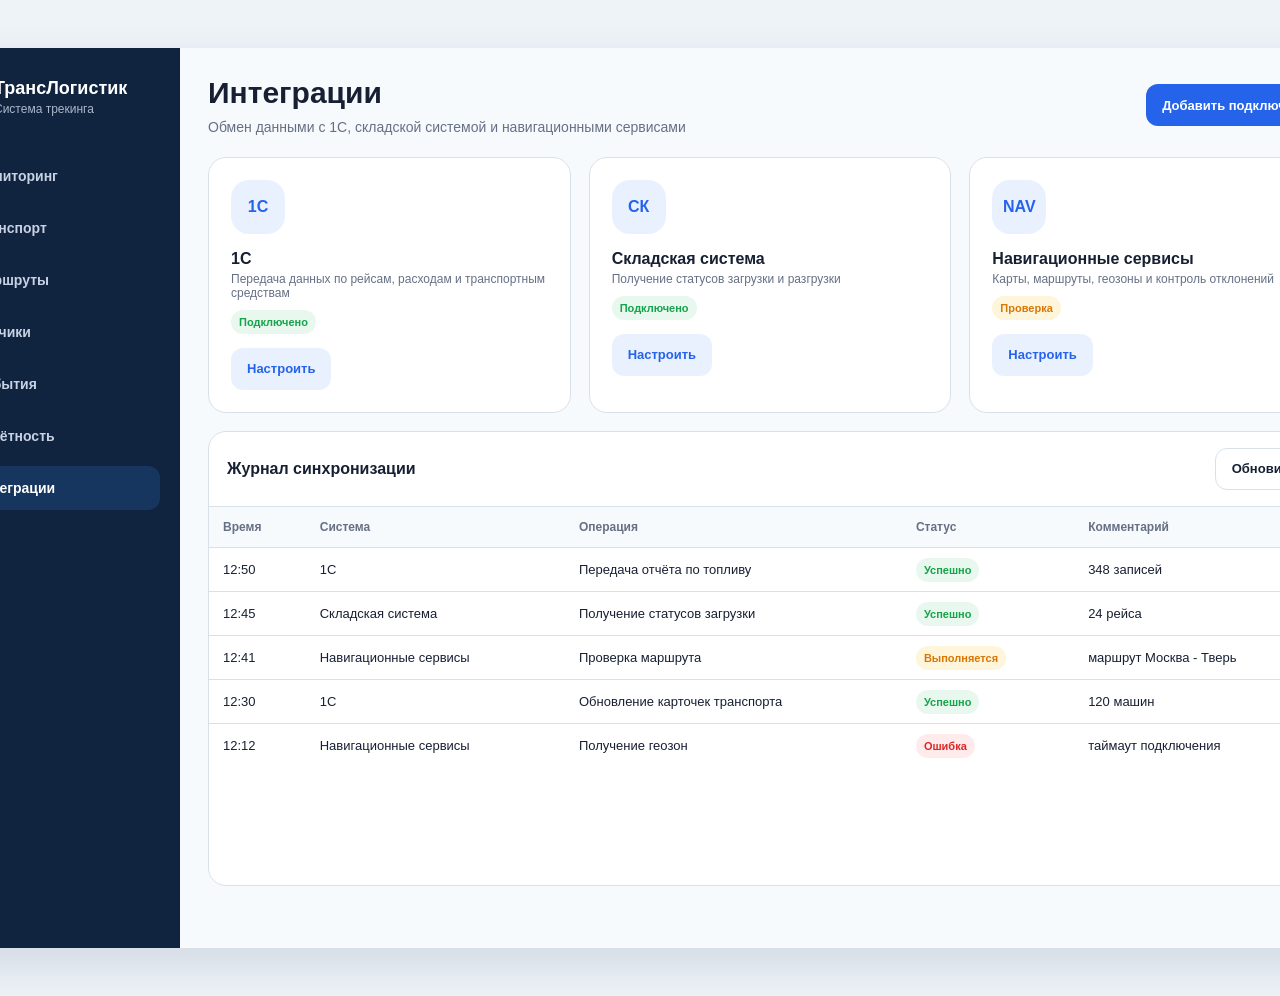
<file: figma-screens/08-integrations.html>
<!doctype html>
<html lang="ru">
<head>
  <meta charset="utf-8" />
  <meta name="viewport" content="width=device-width, initial-scale=1" />
  <title>08 Integrations</title>
  <style>

    :root {
      --bg: #eef3f8;
      --surface: #ffffff;
      --surface-soft: #f7fafc;
      --nav: #10233f;
      --nav-2: #17365f;
      --text: #172033;
      --muted: #667085;
      --line: #d8e0ea;
      --blue: #2563eb;
      --blue-soft: #e9f1ff;
      --green: #16a34a;
      --green-soft: #e9f8ef;
      --yellow: #d97706;
      --yellow-soft: #fff5db;
      --red: #dc2626;
      --red-soft: #ffebeb;
      --purple: #7c3aed;
      --purple-soft: #f1eaff;
      --shadow: 0 18px 45px rgba(16, 35, 63, 0.12);
      --radius: 18px;
      --radius-sm: 12px;
      --font: Inter, Arial, sans-serif;
    }

    * {
      box-sizing: border-box;
    }

    body {
      margin: 0;
      background: var(--bg);
      color: var(--text);
      font-family: var(--font);
    }

    .page {
      display: flex;
      flex-direction: column;
      gap: 56px;
      padding: 48px;
    }

    .figma-frame {
      position: relative;
      overflow: hidden;
      background: var(--surface-soft);
      border-radius: 28px;
      box-shadow: var(--shadow);
    }

    .desktop {
      width: 1440px;
      height: 900px;
    }

    .mobile {
      width: 390px;
      height: 844px;
      border-radius: 34px;
    }

    .label {
      position: absolute;
      top: 24px;
      right: 28px;
      color: var(--muted);
      font-size: 13px;
      font-weight: 700;
      letter-spacing: 0.05em;
      text-transform: uppercase;
      z-index: 20;
    }

    .sidebar {
      width: 260px;
      height: 100%;
      padding: 28px 20px;
      background: var(--nav);
      color: #ffffff;
    }

    .brand {
      display: flex;
      align-items: center;
      gap: 12px;
      margin-bottom: 36px;
    }

    .brand-mark {
      display: flex;
      align-items: center;
      justify-content: center;
      width: 42px;
      height: 42px;
      border-radius: 14px;
      background: linear-gradient(135deg, #2f80ed, #41d1ff);
      color: #ffffff;
      font-weight: 800;
    }

    .brand-title {
      font-size: 18px;
      font-weight: 800;
    }

    .brand-subtitle {
      margin-top: 3px;
      color: #aab7ca;
      font-size: 12px;
    }

    .nav-item {
      display: flex;
      align-items: center;
      gap: 12px;
      height: 44px;
      padding: 0 14px;
      margin-bottom: 8px;
      border-radius: 12px;
      color: #c7d2e4;
      font-size: 14px;
      font-weight: 600;
    }

    .nav-item.active {
      background: var(--nav-2);
      color: #ffffff;
    }

    .nav-dot {
      width: 8px;
      height: 8px;
      border-radius: 50%;
      background: currentColor;
      opacity: 0.9;
    }

    .app {
      display: flex;
      height: 100%;
    }

    .content {
      flex: 1;
      padding: 28px;
    }

    .topbar {
      display: flex;
      align-items: center;
      justify-content: space-between;
      margin-bottom: 22px;
    }

    .title-block h1 {
      margin: 0;
      font-size: 30px;
      line-height: 1.15;
    }

    .title-block p {
      margin: 8px 0 0;
      color: var(--muted);
      font-size: 14px;
    }

    .user-chip {
      display: flex;
      align-items: center;
      gap: 10px;
      padding: 10px 14px;
      border: 1px solid var(--line);
      border-radius: 999px;
      background: var(--surface);
      font-size: 14px;
      font-weight: 700;
    }

    .avatar {
      display: flex;
      align-items: center;
      justify-content: center;
      width: 32px;
      height: 32px;
      border-radius: 50%;
      background: var(--blue-soft);
      color: var(--blue);
      font-weight: 800;
    }

    .stats {
      display: grid;
      grid-template-columns: repeat(4, 1fr);
      gap: 16px;
      margin-bottom: 18px;
    }

    .stat-card {
      min-height: 104px;
      padding: 18px;
      border: 1px solid var(--line);
      border-radius: var(--radius);
      background: var(--surface);
    }

    .stat-label {
      color: var(--muted);
      font-size: 13px;
      font-weight: 700;
    }

    .stat-value {
      margin-top: 10px;
      font-size: 28px;
      font-weight: 850;
    }

    .stat-note {
      margin-top: 8px;
      color: var(--muted);
      font-size: 12px;
    }

    .grid-main {
      display: grid;
      grid-template-columns: 1fr 340px;
      gap: 18px;
      height: 646px;
    }

    .panel {
      border: 1px solid var(--line);
      border-radius: var(--radius);
      background: var(--surface);
      overflow: hidden;
    }

    .panel-header {
      display: flex;
      align-items: center;
      justify-content: space-between;
      min-height: 58px;
      padding: 16px 18px;
      border-bottom: 1px solid var(--line);
    }

    .panel-title {
      font-size: 16px;
      font-weight: 850;
    }

    .panel-subtitle {
      color: var(--muted);
      font-size: 12px;
      margin-top: 4px;
    }

    .filters {
      display: flex;
      flex-wrap: wrap;
      gap: 8px;
    }

    .pill {
      display: inline-flex;
      align-items: center;
      gap: 7px;
      padding: 8px 10px;
      border-radius: 999px;
      background: var(--surface-soft);
      color: var(--muted);
      font-size: 12px;
      font-weight: 800;
    }

    .pill.blue {
      background: var(--blue-soft);
      color: var(--blue);
    }

    .pill.green {
      background: var(--green-soft);
      color: var(--green);
    }

    .pill.yellow {
      background: var(--yellow-soft);
      color: var(--yellow);
    }

    .pill.red {
      background: var(--red-soft);
      color: var(--red);
    }

    .map {
      position: relative;
      height: calc(100% - 58px);
      background:
        linear-gradient(90deg, rgba(37, 99, 235, 0.08) 1px, transparent 1px),
        linear-gradient(0deg, rgba(37, 99, 235, 0.08) 1px, transparent 1px),
        #edf6fb;
      background-size: 54px 54px;
    }

    .route {
      position: absolute;
      height: 7px;
      border-radius: 999px;
      background: rgba(37, 99, 235, 0.36);
      transform-origin: left center;
    }

    .route.green {
      background: rgba(22, 163, 74, 0.4);
    }

    .route.red {
      background: rgba(220, 38, 38, 0.38);
    }

    .vehicle-marker {
      position: absolute;
      display: flex;
      align-items: center;
      justify-content: center;
      width: 34px;
      height: 34px;
      border: 4px solid #ffffff;
      border-radius: 50%;
      color: #ffffff;
      font-size: 12px;
      font-weight: 900;
      box-shadow: 0 8px 18px rgba(16, 35, 63, 0.24);
    }

    .vehicle-marker.green {
      background: var(--green);
    }

    .vehicle-marker.blue {
      background: var(--blue);
    }

    .vehicle-marker.yellow {
      background: var(--yellow);
    }

    .vehicle-marker.red {
      background: var(--red);
    }

    .vehicle-popup {
      position: absolute;
      left: 530px;
      top: 215px;
      width: 260px;
      padding: 16px;
      border: 1px solid var(--line);
      border-radius: 18px;
      background: #ffffff;
      box-shadow: var(--shadow);
    }

    .popup-title {
      font-size: 16px;
      font-weight: 850;
    }

    .popup-row {
      display: flex;
      justify-content: space-between;
      margin-top: 10px;
      color: var(--muted);
      font-size: 13px;
    }

    .popup-row strong {
      color: var(--text);
    }

    .right-stack {
      display: flex;
      flex-direction: column;
      gap: 14px;
      height: 100%;
    }

    .vehicle-list {
      flex: 1;
      border: 1px solid var(--line);
      border-radius: var(--radius);
      background: var(--surface);
      overflow: hidden;
    }

    .list-search {
      padding: 14px;
      border-bottom: 1px solid var(--line);
    }

    .input {
      width: 100%;
      height: 42px;
      padding: 0 14px;
      border: 1px solid var(--line);
      border-radius: 12px;
      background: #ffffff;
      color: var(--muted);
      font-size: 13px;
    }

    .vehicle-row {
      display: grid;
      grid-template-columns: 40px 1fr auto;
      gap: 12px;
      align-items: center;
      padding: 13px 14px;
      border-bottom: 1px solid var(--line);
    }

    .vehicle-icon {
      display: flex;
      align-items: center;
      justify-content: center;
      width: 38px;
      height: 38px;
      border-radius: 13px;
      background: var(--blue-soft);
      color: var(--blue);
      font-size: 13px;
      font-weight: 900;
    }

    .row-title {
      font-size: 13px;
      font-weight: 850;
    }

    .row-subtitle {
      margin-top: 4px;
      color: var(--muted);
      font-size: 12px;
    }

    .status {
      padding: 6px 8px;
      border-radius: 999px;
      font-size: 11px;
      font-weight: 850;
    }

    .status.green {
      background: var(--green-soft);
      color: var(--green);
    }

    .status.blue {
      background: var(--blue-soft);
      color: var(--blue);
    }

    .status.yellow {
      background: var(--yellow-soft);
      color: var(--yellow);
    }

    .status.red {
      background: var(--red-soft);
      color: var(--red);
    }

    .alerts {
      height: 248px;
      border: 1px solid var(--line);
      border-radius: var(--radius);
      background: var(--surface);
      overflow: hidden;
    }

    .alert-item {
      padding: 12px 14px;
      border-bottom: 1px solid var(--line);
    }

    .alert-top {
      display: flex;
      justify-content: space-between;
      gap: 10px;
      font-size: 12px;
      font-weight: 850;
    }

    .alert-desc {
      margin-top: 6px;
      color: var(--muted);
      font-size: 12px;
      line-height: 1.35;
    }

    .button {
      display: inline-flex;
      align-items: center;
      justify-content: center;
      min-height: 42px;
      padding: 0 16px;
      border: 0;
      border-radius: 12px;
      background: var(--blue);
      color: #ffffff;
      font-size: 13px;
      font-weight: 850;
    }

    .button.secondary {
      background: var(--blue-soft);
      color: var(--blue);
    }

    .button.outline {
      background: #ffffff;
      color: var(--text);
      border: 1px solid var(--line);
    }

    .login-screen {
      display: grid;
      grid-template-columns: 1.15fr 0.85fr;
      height: 100%;
      background: #ffffff;
    }

    .login-hero {
      position: relative;
      padding: 72px;
      background: linear-gradient(135deg, #10233f, #1e4f88);
      color: #ffffff;
      overflow: hidden;
    }

    .hero-circles {
      position: absolute;
      right: -120px;
      bottom: -160px;
      width: 520px;
      height: 520px;
      border-radius: 50%;
      background: rgba(255, 255, 255, 0.08);
    }

    .hero-route {
      position: absolute;
      left: 90px;
      bottom: 130px;
      width: 650px;
      height: 280px;
      border: 3px dashed rgba(255, 255, 255, 0.3);
      border-radius: 44px;
    }

    .login-hero h1 {
      position: relative;
      max-width: 700px;
      margin: 80px 0 0;
      font-size: 48px;
      line-height: 1.08;
    }

    .login-hero p {
      position: relative;
      max-width: 560px;
      margin-top: 22px;
      color: #cbd8ea;
      font-size: 18px;
      line-height: 1.55;
    }

    .login-form-wrap {
      display: flex;
      align-items: center;
      justify-content: center;
      padding: 64px;
    }

    .login-form {
      width: 420px;
    }

    .login-form h2 {
      margin: 0;
      font-size: 32px;
    }

    .login-form p {
      margin: 10px 0 28px;
      color: var(--muted);
      line-height: 1.5;
    }

    .field-label {
      margin: 18px 0 8px;
      color: var(--text);
      font-size: 13px;
      font-weight: 850;
    }

    .login-input {
      width: 100%;
      height: 52px;
      padding: 0 16px;
      border: 1px solid var(--line);
      border-radius: 14px;
      font-size: 14px;
      color: var(--muted);
    }

    .login-button {
      width: 100%;
      height: 54px;
      margin-top: 26px;
      border: 0;
      border-radius: 14px;
      background: var(--blue);
      color: #ffffff;
      font-size: 15px;
      font-weight: 850;
    }

    .two-column {
      display: grid;
      grid-template-columns: 0.92fr 1.08fr;
      gap: 18px;
      height: 770px;
    }

    .detail-card {
      padding: 22px;
      border: 1px solid var(--line);
      border-radius: var(--radius);
      background: var(--surface);
    }

    .big-plate {
      display: flex;
      align-items: center;
      justify-content: space-between;
      padding: 22px;
      border-radius: 18px;
      background: var(--nav);
      color: #ffffff;
    }

    .plate-number {
      font-size: 30px;
      font-weight: 900;
      letter-spacing: 0.04em;
    }

    .plate-meta {
      margin-top: 8px;
      color: #b8c6da;
      font-size: 13px;
    }

    .metrics-grid {
      display: grid;
      grid-template-columns: repeat(2, 1fr);
      gap: 14px;
      margin-top: 18px;
    }

    .metric {
      padding: 16px;
      border: 1px solid var(--line);
      border-radius: 16px;
      background: var(--surface-soft);
    }

    .metric-label {
      color: var(--muted);
      font-size: 12px;
      font-weight: 800;
    }

    .metric-value {
      margin-top: 8px;
      font-size: 22px;
      font-weight: 900;
    }

    .section-title {
      margin: 22px 0 12px;
      font-size: 16px;
      font-weight: 900;
    }

    .timeline {
      display: flex;
      flex-direction: column;
      gap: 10px;
      margin-top: 12px;
    }

    .timeline-row {
      display: grid;
      grid-template-columns: 18px 1fr auto;
      gap: 10px;
      align-items: center;
      padding: 12px;
      border: 1px solid var(--line);
      border-radius: 14px;
      background: #ffffff;
      font-size: 13px;
    }

    .timeline-dot {
      width: 12px;
      height: 12px;
      border-radius: 50%;
      background: var(--blue);
    }

    .mock-map-panel {
      position: relative;
      border: 1px solid var(--line);
      border-radius: var(--radius);
      background:
        linear-gradient(90deg, rgba(37, 99, 235, 0.08) 1px, transparent 1px),
        linear-gradient(0deg, rgba(37, 99, 235, 0.08) 1px, transparent 1px),
        #edf6fb;
      background-size: 48px 48px;
      overflow: hidden;
    }

    .route-dot {
      position: absolute;
      width: 20px;
      height: 20px;
      border: 4px solid #ffffff;
      border-radius: 50%;
      background: var(--blue);
      box-shadow: 0 6px 16px rgba(16, 35, 63, 0.24);
    }

    .table {
      width: 100%;
      border-collapse: collapse;
      font-size: 13px;
    }

    .table th {
      padding: 13px 14px;
      background: var(--surface-soft);
      color: var(--muted);
      text-align: left;
      font-size: 12px;
      font-weight: 850;
    }

    .table td {
      padding: 14px;
      border-top: 1px solid var(--line);
      color: var(--text);
    }

    .screen-grid {
      display: grid;
      grid-template-columns: repeat(3, 1fr);
      gap: 18px;
      margin-top: 16px;
    }

    .sensor-card {
      padding: 18px;
      border: 1px solid var(--line);
      border-radius: var(--radius);
      background: #ffffff;
    }

    .sensor-head {
      display: flex;
      justify-content: space-between;
      align-items: center;
      margin-bottom: 16px;
    }

    .sensor-name {
      font-size: 15px;
      font-weight: 900;
    }

    .gauge {
      position: relative;
      height: 10px;
      border-radius: 999px;
      background: #e6edf5;
      overflow: hidden;
    }

    .gauge-fill {
      height: 100%;
      border-radius: 999px;
      background: var(--blue);
    }

    .chart {
      display: flex;
      align-items: end;
      gap: 9px;
      height: 146px;
      padding: 16px;
      border: 1px solid var(--line);
      border-radius: var(--radius);
      background: #ffffff;
    }

    .bar {
      flex: 1;
      border-radius: 999px 999px 0 0;
      background: linear-gradient(180deg, #2f80ed, #90c2ff);
    }

    .report-layout {
      display: grid;
      grid-template-columns: 350px 1fr;
      gap: 18px;
      height: 770px;
    }

    .form-card {
      padding: 20px;
      border: 1px solid var(--line);
      border-radius: var(--radius);
      background: #ffffff;
    }

    .select-box {
      display: flex;
      align-items: center;
      justify-content: space-between;
      height: 46px;
      padding: 0 14px;
      margin-bottom: 12px;
      border: 1px solid var(--line);
      border-radius: 12px;
      color: var(--muted);
      font-size: 13px;
    }

    .integration-grid {
      display: grid;
      grid-template-columns: repeat(3, 1fr);
      gap: 18px;
      margin-top: 16px;
    }

    .integration-card {
      min-height: 190px;
      padding: 22px;
      border: 1px solid var(--line);
      border-radius: var(--radius);
      background: #ffffff;
    }

    .integration-icon {
      display: flex;
      align-items: center;
      justify-content: center;
      width: 54px;
      height: 54px;
      border-radius: 18px;
      background: var(--blue-soft);
      color: var(--blue);
      font-weight: 900;
      margin-bottom: 16px;
    }

    .mobile-shell {
      height: 100%;
      background: #ffffff;
    }

    .mobile-top {
      padding: 28px 22px 16px;
      background: var(--nav);
      color: #ffffff;
    }

    .mobile-top h2 {
      margin: 18px 0 4px;
      font-size: 24px;
    }

    .mobile-top p {
      margin: 0;
      color: #b8c6da;
      font-size: 13px;
    }

    .mobile-body {
      padding: 18px;
    }

    .mobile-card {
      padding: 16px;
      border: 1px solid var(--line);
      border-radius: 18px;
      background: #ffffff;
      box-shadow: 0 8px 26px rgba(16, 35, 63, 0.08);
      margin-bottom: 14px;
    }

    .status-buttons {
      display: grid;
      grid-template-columns: repeat(2, 1fr);
      gap: 10px;
      margin-top: 14px;
    }

    .mobile-status {
      padding: 12px 8px;
      border-radius: 12px;
      background: var(--surface-soft);
      color: var(--text);
      font-size: 12px;
      font-weight: 850;
      text-align: center;
    }

    .mobile-status.active {
      background: var(--blue);
      color: #ffffff;
    }

    .phone-map {
      position: relative;
      height: 245px;
      border-radius: 20px;
      background:
        linear-gradient(90deg, rgba(37, 99, 235, 0.08) 1px, transparent 1px),
        linear-gradient(0deg, rgba(37, 99, 235, 0.08) 1px, transparent 1px),
        #edf6fb;
      background-size: 36px 36px;
      overflow: hidden;
    }
  

    body {
      min-height: 100vh;
      display: flex;
      align-items: flex-start;
      justify-content: center;
      padding: 48px;
    }

    .page {
      display: block;
      padding: 0;
    }

    .single-frame {
      margin: 0;
    }

    .screen-label {
      display: none;
    }

  </style>
</head>
<body>
  <main class="page">
    <section class="figma-frame desktop single-frame">
      <div class="label screen-label">Frame 08 / Интеграции</div>
      <div class="app">
        <aside class="sidebar">
          <div class="brand"><div class="brand-mark">TL</div><div><div class="brand-title">ТрансЛогистик</div><div class="brand-subtitle">Система трекинга</div></div></div>
          <div class="nav-item"><span class="nav-dot"></span>Мониторинг</div>
          <div class="nav-item"><span class="nav-dot"></span>Транспорт</div>
          <div class="nav-item"><span class="nav-dot"></span>Маршруты</div>
          <div class="nav-item"><span class="nav-dot"></span>Датчики</div>
          <div class="nav-item"><span class="nav-dot"></span>События</div>
          <div class="nav-item"><span class="nav-dot"></span>Отчётность</div>
          <div class="nav-item active"><span class="nav-dot"></span>Интеграции</div>
        </aside>
        <div class="content">
          <div class="topbar"><div class="title-block"><h1>Интеграции</h1><p>Обмен данными с 1С, складской системой и навигационными сервисами</p></div><button class="button">Добавить подключение</button></div>
          <div class="integration-grid">
            <div class="integration-card"><div class="integration-icon">1C</div><div class="panel-title">1С</div><p class="panel-subtitle">Передача данных по рейсам, расходам и транспортным средствам</p><span class="status green">Подключено</span><div style="margin-top: 18px;"><button class="button secondary">Настроить</button></div></div>
            <div class="integration-card"><div class="integration-icon">СК</div><div class="panel-title">Складская система</div><p class="panel-subtitle">Получение статусов загрузки и разгрузки</p><span class="status green">Подключено</span><div style="margin-top: 18px;"><button class="button secondary">Настроить</button></div></div>
            <div class="integration-card"><div class="integration-icon">NAV</div><div class="panel-title">Навигационные сервисы</div><p class="panel-subtitle">Карты, маршруты, геозоны и контроль отклонений</p><span class="status yellow">Проверка</span><div style="margin-top: 18px;"><button class="button secondary">Настроить</button></div></div>
          </div>
          <div class="panel" style="height: 455px; margin-top: 18px;">
            <div class="panel-header"><div class="panel-title">Журнал синхронизации</div><button class="button outline">Обновить</button></div>
            <table class="table">
              <thead><tr><th>Время</th><th>Система</th><th>Операция</th><th>Статус</th><th>Комментарий</th></tr></thead>
              <tbody>
                <tr><td>12:50</td><td>1С</td><td>Передача отчёта по топливу</td><td><span class="status green">Успешно</span></td><td>348 записей</td></tr>
                <tr><td>12:45</td><td>Складская система</td><td>Получение статусов загрузки</td><td><span class="status green">Успешно</span></td><td>24 рейса</td></tr>
                <tr><td>12:41</td><td>Навигационные сервисы</td><td>Проверка маршрута</td><td><span class="status yellow">Выполняется</span></td><td>маршрут Москва - Тверь</td></tr>
                <tr><td>12:30</td><td>1С</td><td>Обновление карточек транспорта</td><td><span class="status green">Успешно</span></td><td>120 машин</td></tr>
                <tr><td>12:12</td><td>Навигационные сервисы</td><td>Получение геозон</td><td><span class="status red">Ошибка</span></td><td>таймаут подключения</td></tr>
              </tbody>
            </table>
          </div>
        </div>
      </div>
    </section>
  </main>
</body>
</html>
</file>
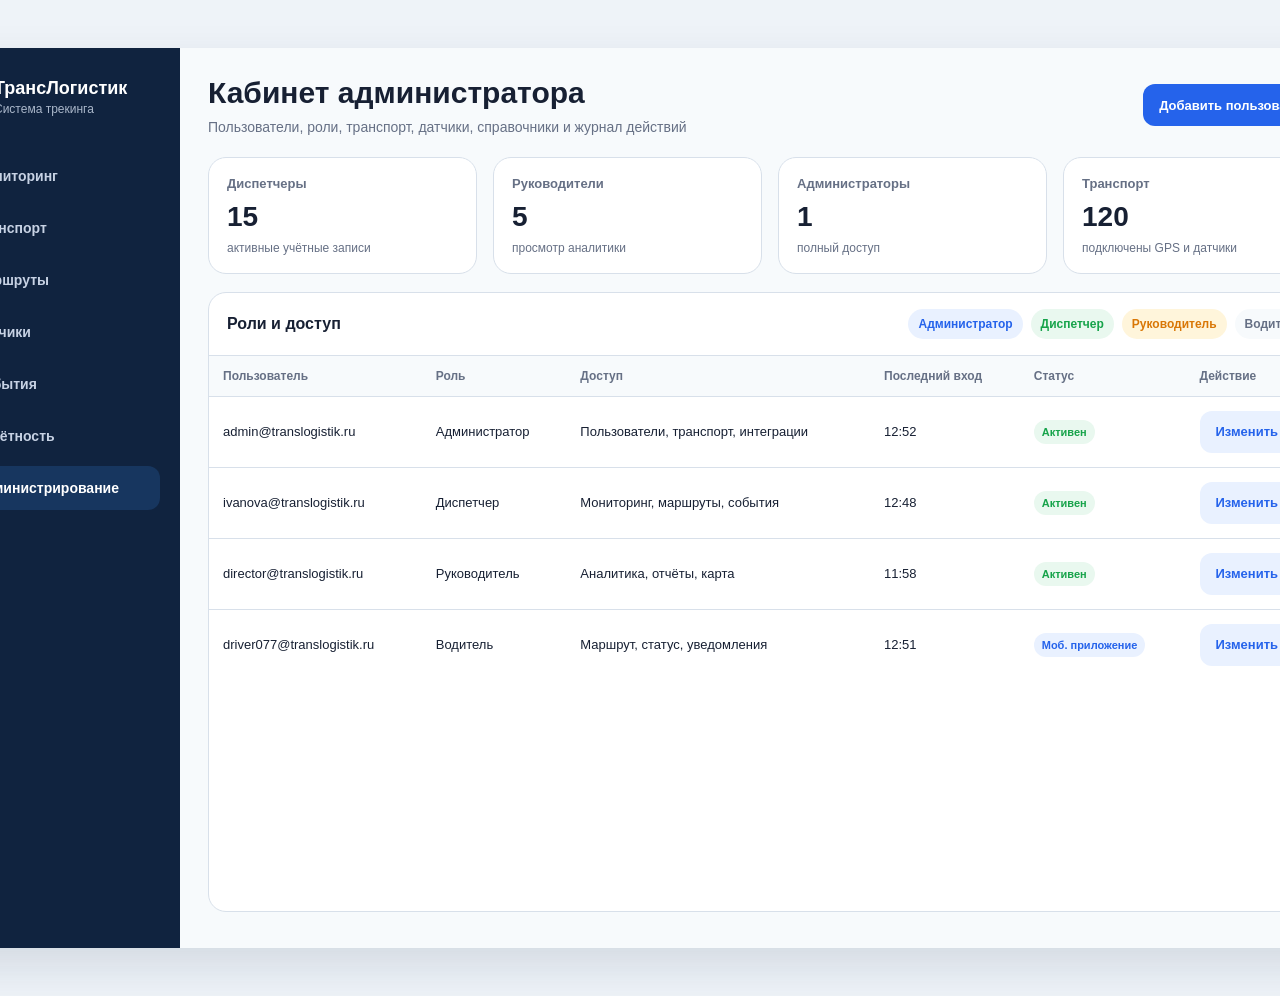
<file: figma-screens/09-admin.html>
<!doctype html>
<html lang="ru">
<head>
  <meta charset="utf-8" />
  <meta name="viewport" content="width=device-width, initial-scale=1" />
  <title>09 Admin</title>
  <style>

    :root {
      --bg: #eef3f8;
      --surface: #ffffff;
      --surface-soft: #f7fafc;
      --nav: #10233f;
      --nav-2: #17365f;
      --text: #172033;
      --muted: #667085;
      --line: #d8e0ea;
      --blue: #2563eb;
      --blue-soft: #e9f1ff;
      --green: #16a34a;
      --green-soft: #e9f8ef;
      --yellow: #d97706;
      --yellow-soft: #fff5db;
      --red: #dc2626;
      --red-soft: #ffebeb;
      --purple: #7c3aed;
      --purple-soft: #f1eaff;
      --shadow: 0 18px 45px rgba(16, 35, 63, 0.12);
      --radius: 18px;
      --radius-sm: 12px;
      --font: Inter, Arial, sans-serif;
    }

    * {
      box-sizing: border-box;
    }

    body {
      margin: 0;
      background: var(--bg);
      color: var(--text);
      font-family: var(--font);
    }

    .page {
      display: flex;
      flex-direction: column;
      gap: 56px;
      padding: 48px;
    }

    .figma-frame {
      position: relative;
      overflow: hidden;
      background: var(--surface-soft);
      border-radius: 28px;
      box-shadow: var(--shadow);
    }

    .desktop {
      width: 1440px;
      height: 900px;
    }

    .mobile {
      width: 390px;
      height: 844px;
      border-radius: 34px;
    }

    .label {
      position: absolute;
      top: 24px;
      right: 28px;
      color: var(--muted);
      font-size: 13px;
      font-weight: 700;
      letter-spacing: 0.05em;
      text-transform: uppercase;
      z-index: 20;
    }

    .sidebar {
      width: 260px;
      height: 100%;
      padding: 28px 20px;
      background: var(--nav);
      color: #ffffff;
    }

    .brand {
      display: flex;
      align-items: center;
      gap: 12px;
      margin-bottom: 36px;
    }

    .brand-mark {
      display: flex;
      align-items: center;
      justify-content: center;
      width: 42px;
      height: 42px;
      border-radius: 14px;
      background: linear-gradient(135deg, #2f80ed, #41d1ff);
      color: #ffffff;
      font-weight: 800;
    }

    .brand-title {
      font-size: 18px;
      font-weight: 800;
    }

    .brand-subtitle {
      margin-top: 3px;
      color: #aab7ca;
      font-size: 12px;
    }

    .nav-item {
      display: flex;
      align-items: center;
      gap: 12px;
      height: 44px;
      padding: 0 14px;
      margin-bottom: 8px;
      border-radius: 12px;
      color: #c7d2e4;
      font-size: 14px;
      font-weight: 600;
    }

    .nav-item.active {
      background: var(--nav-2);
      color: #ffffff;
    }

    .nav-dot {
      width: 8px;
      height: 8px;
      border-radius: 50%;
      background: currentColor;
      opacity: 0.9;
    }

    .app {
      display: flex;
      height: 100%;
    }

    .content {
      flex: 1;
      padding: 28px;
    }

    .topbar {
      display: flex;
      align-items: center;
      justify-content: space-between;
      margin-bottom: 22px;
    }

    .title-block h1 {
      margin: 0;
      font-size: 30px;
      line-height: 1.15;
    }

    .title-block p {
      margin: 8px 0 0;
      color: var(--muted);
      font-size: 14px;
    }

    .user-chip {
      display: flex;
      align-items: center;
      gap: 10px;
      padding: 10px 14px;
      border: 1px solid var(--line);
      border-radius: 999px;
      background: var(--surface);
      font-size: 14px;
      font-weight: 700;
    }

    .avatar {
      display: flex;
      align-items: center;
      justify-content: center;
      width: 32px;
      height: 32px;
      border-radius: 50%;
      background: var(--blue-soft);
      color: var(--blue);
      font-weight: 800;
    }

    .stats {
      display: grid;
      grid-template-columns: repeat(4, 1fr);
      gap: 16px;
      margin-bottom: 18px;
    }

    .stat-card {
      min-height: 104px;
      padding: 18px;
      border: 1px solid var(--line);
      border-radius: var(--radius);
      background: var(--surface);
    }

    .stat-label {
      color: var(--muted);
      font-size: 13px;
      font-weight: 700;
    }

    .stat-value {
      margin-top: 10px;
      font-size: 28px;
      font-weight: 850;
    }

    .stat-note {
      margin-top: 8px;
      color: var(--muted);
      font-size: 12px;
    }

    .grid-main {
      display: grid;
      grid-template-columns: 1fr 340px;
      gap: 18px;
      height: 646px;
    }

    .panel {
      border: 1px solid var(--line);
      border-radius: var(--radius);
      background: var(--surface);
      overflow: hidden;
    }

    .panel-header {
      display: flex;
      align-items: center;
      justify-content: space-between;
      min-height: 58px;
      padding: 16px 18px;
      border-bottom: 1px solid var(--line);
    }

    .panel-title {
      font-size: 16px;
      font-weight: 850;
    }

    .panel-subtitle {
      color: var(--muted);
      font-size: 12px;
      margin-top: 4px;
    }

    .filters {
      display: flex;
      flex-wrap: wrap;
      gap: 8px;
    }

    .pill {
      display: inline-flex;
      align-items: center;
      gap: 7px;
      padding: 8px 10px;
      border-radius: 999px;
      background: var(--surface-soft);
      color: var(--muted);
      font-size: 12px;
      font-weight: 800;
    }

    .pill.blue {
      background: var(--blue-soft);
      color: var(--blue);
    }

    .pill.green {
      background: var(--green-soft);
      color: var(--green);
    }

    .pill.yellow {
      background: var(--yellow-soft);
      color: var(--yellow);
    }

    .pill.red {
      background: var(--red-soft);
      color: var(--red);
    }

    .map {
      position: relative;
      height: calc(100% - 58px);
      background:
        linear-gradient(90deg, rgba(37, 99, 235, 0.08) 1px, transparent 1px),
        linear-gradient(0deg, rgba(37, 99, 235, 0.08) 1px, transparent 1px),
        #edf6fb;
      background-size: 54px 54px;
    }

    .route {
      position: absolute;
      height: 7px;
      border-radius: 999px;
      background: rgba(37, 99, 235, 0.36);
      transform-origin: left center;
    }

    .route.green {
      background: rgba(22, 163, 74, 0.4);
    }

    .route.red {
      background: rgba(220, 38, 38, 0.38);
    }

    .vehicle-marker {
      position: absolute;
      display: flex;
      align-items: center;
      justify-content: center;
      width: 34px;
      height: 34px;
      border: 4px solid #ffffff;
      border-radius: 50%;
      color: #ffffff;
      font-size: 12px;
      font-weight: 900;
      box-shadow: 0 8px 18px rgba(16, 35, 63, 0.24);
    }

    .vehicle-marker.green {
      background: var(--green);
    }

    .vehicle-marker.blue {
      background: var(--blue);
    }

    .vehicle-marker.yellow {
      background: var(--yellow);
    }

    .vehicle-marker.red {
      background: var(--red);
    }

    .vehicle-popup {
      position: absolute;
      left: 530px;
      top: 215px;
      width: 260px;
      padding: 16px;
      border: 1px solid var(--line);
      border-radius: 18px;
      background: #ffffff;
      box-shadow: var(--shadow);
    }

    .popup-title {
      font-size: 16px;
      font-weight: 850;
    }

    .popup-row {
      display: flex;
      justify-content: space-between;
      margin-top: 10px;
      color: var(--muted);
      font-size: 13px;
    }

    .popup-row strong {
      color: var(--text);
    }

    .right-stack {
      display: flex;
      flex-direction: column;
      gap: 14px;
      height: 100%;
    }

    .vehicle-list {
      flex: 1;
      border: 1px solid var(--line);
      border-radius: var(--radius);
      background: var(--surface);
      overflow: hidden;
    }

    .list-search {
      padding: 14px;
      border-bottom: 1px solid var(--line);
    }

    .input {
      width: 100%;
      height: 42px;
      padding: 0 14px;
      border: 1px solid var(--line);
      border-radius: 12px;
      background: #ffffff;
      color: var(--muted);
      font-size: 13px;
    }

    .vehicle-row {
      display: grid;
      grid-template-columns: 40px 1fr auto;
      gap: 12px;
      align-items: center;
      padding: 13px 14px;
      border-bottom: 1px solid var(--line);
    }

    .vehicle-icon {
      display: flex;
      align-items: center;
      justify-content: center;
      width: 38px;
      height: 38px;
      border-radius: 13px;
      background: var(--blue-soft);
      color: var(--blue);
      font-size: 13px;
      font-weight: 900;
    }

    .row-title {
      font-size: 13px;
      font-weight: 850;
    }

    .row-subtitle {
      margin-top: 4px;
      color: var(--muted);
      font-size: 12px;
    }

    .status {
      padding: 6px 8px;
      border-radius: 999px;
      font-size: 11px;
      font-weight: 850;
    }

    .status.green {
      background: var(--green-soft);
      color: var(--green);
    }

    .status.blue {
      background: var(--blue-soft);
      color: var(--blue);
    }

    .status.yellow {
      background: var(--yellow-soft);
      color: var(--yellow);
    }

    .status.red {
      background: var(--red-soft);
      color: var(--red);
    }

    .alerts {
      height: 248px;
      border: 1px solid var(--line);
      border-radius: var(--radius);
      background: var(--surface);
      overflow: hidden;
    }

    .alert-item {
      padding: 12px 14px;
      border-bottom: 1px solid var(--line);
    }

    .alert-top {
      display: flex;
      justify-content: space-between;
      gap: 10px;
      font-size: 12px;
      font-weight: 850;
    }

    .alert-desc {
      margin-top: 6px;
      color: var(--muted);
      font-size: 12px;
      line-height: 1.35;
    }

    .button {
      display: inline-flex;
      align-items: center;
      justify-content: center;
      min-height: 42px;
      padding: 0 16px;
      border: 0;
      border-radius: 12px;
      background: var(--blue);
      color: #ffffff;
      font-size: 13px;
      font-weight: 850;
    }

    .button.secondary {
      background: var(--blue-soft);
      color: var(--blue);
    }

    .button.outline {
      background: #ffffff;
      color: var(--text);
      border: 1px solid var(--line);
    }

    .login-screen {
      display: grid;
      grid-template-columns: 1.15fr 0.85fr;
      height: 100%;
      background: #ffffff;
    }

    .login-hero {
      position: relative;
      padding: 72px;
      background: linear-gradient(135deg, #10233f, #1e4f88);
      color: #ffffff;
      overflow: hidden;
    }

    .hero-circles {
      position: absolute;
      right: -120px;
      bottom: -160px;
      width: 520px;
      height: 520px;
      border-radius: 50%;
      background: rgba(255, 255, 255, 0.08);
    }

    .hero-route {
      position: absolute;
      left: 90px;
      bottom: 130px;
      width: 650px;
      height: 280px;
      border: 3px dashed rgba(255, 255, 255, 0.3);
      border-radius: 44px;
    }

    .login-hero h1 {
      position: relative;
      max-width: 700px;
      margin: 80px 0 0;
      font-size: 48px;
      line-height: 1.08;
    }

    .login-hero p {
      position: relative;
      max-width: 560px;
      margin-top: 22px;
      color: #cbd8ea;
      font-size: 18px;
      line-height: 1.55;
    }

    .login-form-wrap {
      display: flex;
      align-items: center;
      justify-content: center;
      padding: 64px;
    }

    .login-form {
      width: 420px;
    }

    .login-form h2 {
      margin: 0;
      font-size: 32px;
    }

    .login-form p {
      margin: 10px 0 28px;
      color: var(--muted);
      line-height: 1.5;
    }

    .field-label {
      margin: 18px 0 8px;
      color: var(--text);
      font-size: 13px;
      font-weight: 850;
    }

    .login-input {
      width: 100%;
      height: 52px;
      padding: 0 16px;
      border: 1px solid var(--line);
      border-radius: 14px;
      font-size: 14px;
      color: var(--muted);
    }

    .login-button {
      width: 100%;
      height: 54px;
      margin-top: 26px;
      border: 0;
      border-radius: 14px;
      background: var(--blue);
      color: #ffffff;
      font-size: 15px;
      font-weight: 850;
    }

    .two-column {
      display: grid;
      grid-template-columns: 0.92fr 1.08fr;
      gap: 18px;
      height: 770px;
    }

    .detail-card {
      padding: 22px;
      border: 1px solid var(--line);
      border-radius: var(--radius);
      background: var(--surface);
    }

    .big-plate {
      display: flex;
      align-items: center;
      justify-content: space-between;
      padding: 22px;
      border-radius: 18px;
      background: var(--nav);
      color: #ffffff;
    }

    .plate-number {
      font-size: 30px;
      font-weight: 900;
      letter-spacing: 0.04em;
    }

    .plate-meta {
      margin-top: 8px;
      color: #b8c6da;
      font-size: 13px;
    }

    .metrics-grid {
      display: grid;
      grid-template-columns: repeat(2, 1fr);
      gap: 14px;
      margin-top: 18px;
    }

    .metric {
      padding: 16px;
      border: 1px solid var(--line);
      border-radius: 16px;
      background: var(--surface-soft);
    }

    .metric-label {
      color: var(--muted);
      font-size: 12px;
      font-weight: 800;
    }

    .metric-value {
      margin-top: 8px;
      font-size: 22px;
      font-weight: 900;
    }

    .section-title {
      margin: 22px 0 12px;
      font-size: 16px;
      font-weight: 900;
    }

    .timeline {
      display: flex;
      flex-direction: column;
      gap: 10px;
      margin-top: 12px;
    }

    .timeline-row {
      display: grid;
      grid-template-columns: 18px 1fr auto;
      gap: 10px;
      align-items: center;
      padding: 12px;
      border: 1px solid var(--line);
      border-radius: 14px;
      background: #ffffff;
      font-size: 13px;
    }

    .timeline-dot {
      width: 12px;
      height: 12px;
      border-radius: 50%;
      background: var(--blue);
    }

    .mock-map-panel {
      position: relative;
      border: 1px solid var(--line);
      border-radius: var(--radius);
      background:
        linear-gradient(90deg, rgba(37, 99, 235, 0.08) 1px, transparent 1px),
        linear-gradient(0deg, rgba(37, 99, 235, 0.08) 1px, transparent 1px),
        #edf6fb;
      background-size: 48px 48px;
      overflow: hidden;
    }

    .route-dot {
      position: absolute;
      width: 20px;
      height: 20px;
      border: 4px solid #ffffff;
      border-radius: 50%;
      background: var(--blue);
      box-shadow: 0 6px 16px rgba(16, 35, 63, 0.24);
    }

    .table {
      width: 100%;
      border-collapse: collapse;
      font-size: 13px;
    }

    .table th {
      padding: 13px 14px;
      background: var(--surface-soft);
      color: var(--muted);
      text-align: left;
      font-size: 12px;
      font-weight: 850;
    }

    .table td {
      padding: 14px;
      border-top: 1px solid var(--line);
      color: var(--text);
    }

    .screen-grid {
      display: grid;
      grid-template-columns: repeat(3, 1fr);
      gap: 18px;
      margin-top: 16px;
    }

    .sensor-card {
      padding: 18px;
      border: 1px solid var(--line);
      border-radius: var(--radius);
      background: #ffffff;
    }

    .sensor-head {
      display: flex;
      justify-content: space-between;
      align-items: center;
      margin-bottom: 16px;
    }

    .sensor-name {
      font-size: 15px;
      font-weight: 900;
    }

    .gauge {
      position: relative;
      height: 10px;
      border-radius: 999px;
      background: #e6edf5;
      overflow: hidden;
    }

    .gauge-fill {
      height: 100%;
      border-radius: 999px;
      background: var(--blue);
    }

    .chart {
      display: flex;
      align-items: end;
      gap: 9px;
      height: 146px;
      padding: 16px;
      border: 1px solid var(--line);
      border-radius: var(--radius);
      background: #ffffff;
    }

    .bar {
      flex: 1;
      border-radius: 999px 999px 0 0;
      background: linear-gradient(180deg, #2f80ed, #90c2ff);
    }

    .report-layout {
      display: grid;
      grid-template-columns: 350px 1fr;
      gap: 18px;
      height: 770px;
    }

    .form-card {
      padding: 20px;
      border: 1px solid var(--line);
      border-radius: var(--radius);
      background: #ffffff;
    }

    .select-box {
      display: flex;
      align-items: center;
      justify-content: space-between;
      height: 46px;
      padding: 0 14px;
      margin-bottom: 12px;
      border: 1px solid var(--line);
      border-radius: 12px;
      color: var(--muted);
      font-size: 13px;
    }

    .integration-grid {
      display: grid;
      grid-template-columns: repeat(3, 1fr);
      gap: 18px;
      margin-top: 16px;
    }

    .integration-card {
      min-height: 190px;
      padding: 22px;
      border: 1px solid var(--line);
      border-radius: var(--radius);
      background: #ffffff;
    }

    .integration-icon {
      display: flex;
      align-items: center;
      justify-content: center;
      width: 54px;
      height: 54px;
      border-radius: 18px;
      background: var(--blue-soft);
      color: var(--blue);
      font-weight: 900;
      margin-bottom: 16px;
    }

    .mobile-shell {
      height: 100%;
      background: #ffffff;
    }

    .mobile-top {
      padding: 28px 22px 16px;
      background: var(--nav);
      color: #ffffff;
    }

    .mobile-top h2 {
      margin: 18px 0 4px;
      font-size: 24px;
    }

    .mobile-top p {
      margin: 0;
      color: #b8c6da;
      font-size: 13px;
    }

    .mobile-body {
      padding: 18px;
    }

    .mobile-card {
      padding: 16px;
      border: 1px solid var(--line);
      border-radius: 18px;
      background: #ffffff;
      box-shadow: 0 8px 26px rgba(16, 35, 63, 0.08);
      margin-bottom: 14px;
    }

    .status-buttons {
      display: grid;
      grid-template-columns: repeat(2, 1fr);
      gap: 10px;
      margin-top: 14px;
    }

    .mobile-status {
      padding: 12px 8px;
      border-radius: 12px;
      background: var(--surface-soft);
      color: var(--text);
      font-size: 12px;
      font-weight: 850;
      text-align: center;
    }

    .mobile-status.active {
      background: var(--blue);
      color: #ffffff;
    }

    .phone-map {
      position: relative;
      height: 245px;
      border-radius: 20px;
      background:
        linear-gradient(90deg, rgba(37, 99, 235, 0.08) 1px, transparent 1px),
        linear-gradient(0deg, rgba(37, 99, 235, 0.08) 1px, transparent 1px),
        #edf6fb;
      background-size: 36px 36px;
      overflow: hidden;
    }
  

    body {
      min-height: 100vh;
      display: flex;
      align-items: flex-start;
      justify-content: center;
      padding: 48px;
    }

    .page {
      display: block;
      padding: 0;
    }

    .single-frame {
      margin: 0;
    }

    .screen-label {
      display: none;
    }

  </style>
</head>
<body>
  <main class="page">
    <section class="figma-frame desktop single-frame">
      <div class="label screen-label">Frame 09 / Администрирование</div>
      <div class="app">
        <aside class="sidebar">
          <div class="brand"><div class="brand-mark">TL</div><div><div class="brand-title">ТрансЛогистик</div><div class="brand-subtitle">Система трекинга</div></div></div>
          <div class="nav-item"><span class="nav-dot"></span>Мониторинг</div>
          <div class="nav-item"><span class="nav-dot"></span>Транспорт</div>
          <div class="nav-item"><span class="nav-dot"></span>Маршруты</div>
          <div class="nav-item"><span class="nav-dot"></span>Датчики</div>
          <div class="nav-item"><span class="nav-dot"></span>События</div>
          <div class="nav-item"><span class="nav-dot"></span>Отчётность</div>
          <div class="nav-item active"><span class="nav-dot"></span>Администрирование</div>
        </aside>
        <div class="content">
          <div class="topbar"><div class="title-block"><h1>Кабинет администратора</h1><p>Пользователи, роли, транспорт, датчики, справочники и журнал действий</p></div><button class="button">Добавить пользователя</button></div>
          <div class="stats">
            <div class="stat-card"><div class="stat-label">Диспетчеры</div><div class="stat-value">15</div><div class="stat-note">активные учётные записи</div></div>
            <div class="stat-card"><div class="stat-label">Руководители</div><div class="stat-value">5</div><div class="stat-note">просмотр аналитики</div></div>
            <div class="stat-card"><div class="stat-label">Администраторы</div><div class="stat-value">1</div><div class="stat-note">полный доступ</div></div>
            <div class="stat-card"><div class="stat-label">Транспорт</div><div class="stat-value">120</div><div class="stat-note">подключены GPS и датчики</div></div>
          </div>
          <div class="panel" style="height: 620px;">
            <div class="panel-header"><div class="panel-title">Роли и доступ</div><div class="filters"><span class="pill blue">Администратор</span><span class="pill green">Диспетчер</span><span class="pill yellow">Руководитель</span><span class="pill">Водитель</span></div></div>
            <table class="table">
              <thead><tr><th>Пользователь</th><th>Роль</th><th>Доступ</th><th>Последний вход</th><th>Статус</th><th>Действие</th></tr></thead>
              <tbody>
                <tr><td>admin@translogistik.ru</td><td>Администратор</td><td>Пользователи, транспорт, интеграции</td><td>12:52</td><td><span class="status green">Активен</span></td><td><button class="button secondary">Изменить</button></td></tr>
                <tr><td>ivanova@translogistik.ru</td><td>Диспетчер</td><td>Мониторинг, маршруты, события</td><td>12:48</td><td><span class="status green">Активен</span></td><td><button class="button secondary">Изменить</button></td></tr>
                <tr><td>director@translogistik.ru</td><td>Руководитель</td><td>Аналитика, отчёты, карта</td><td>11:58</td><td><span class="status green">Активен</span></td><td><button class="button secondary">Изменить</button></td></tr>
                <tr><td>driver077@translogistik.ru</td><td>Водитель</td><td>Маршрут, статус, уведомления</td><td>12:51</td><td><span class="status blue">Моб. приложение</span></td><td><button class="button secondary">Изменить</button></td></tr>
              </tbody>
            </table>
          </div>
        </div>
      </div>
    </section>
  </main>
</body>
</html>
</file>
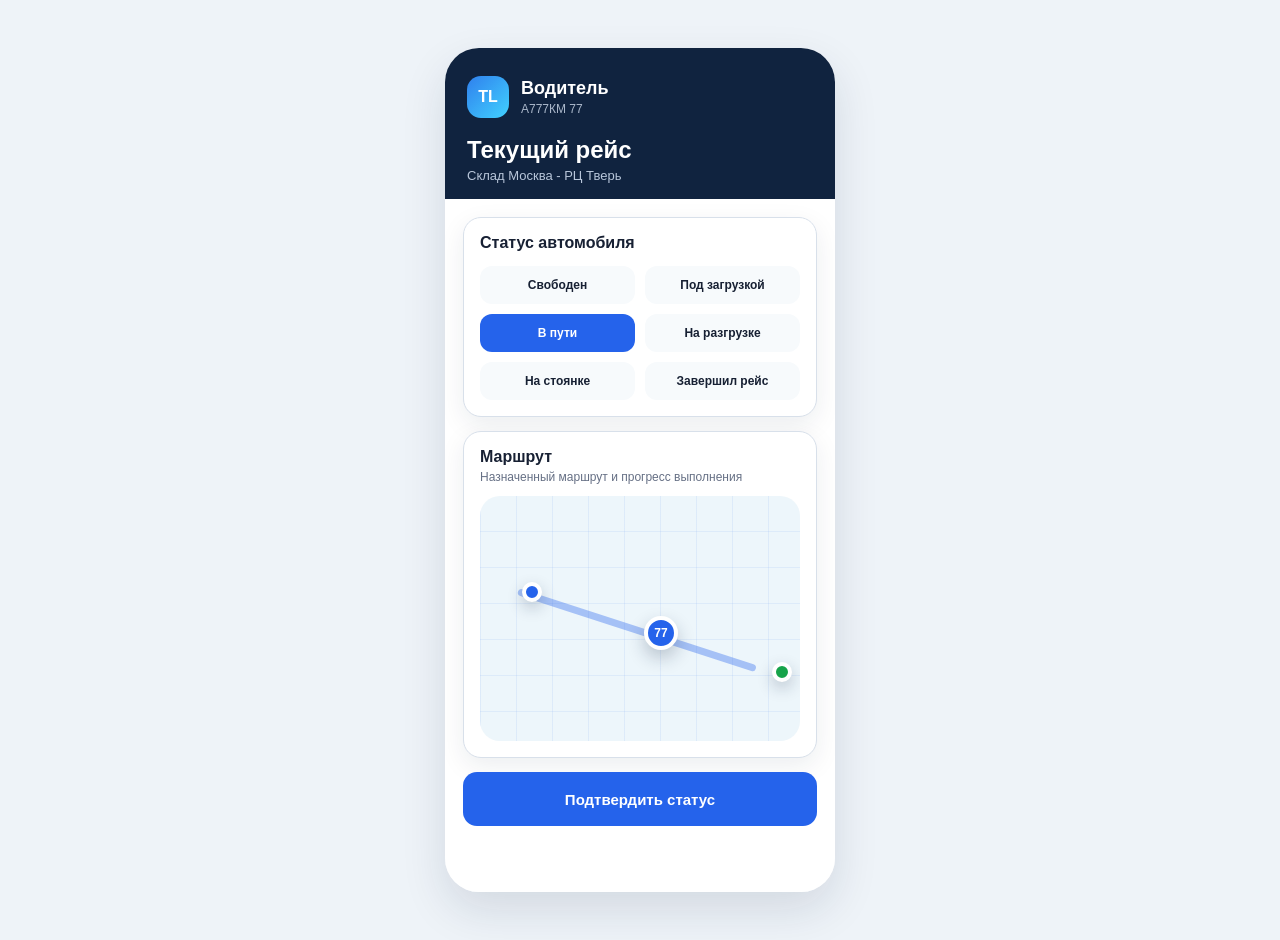
<file: figma-screens/10-driver-current-trip.html>
<!doctype html>
<html lang="ru">
<head>
  <meta charset="utf-8" />
  <meta name="viewport" content="width=device-width, initial-scale=1" />
  <title>10 Driver Current Trip</title>
  <style>

    :root {
      --bg: #eef3f8;
      --surface: #ffffff;
      --surface-soft: #f7fafc;
      --nav: #10233f;
      --nav-2: #17365f;
      --text: #172033;
      --muted: #667085;
      --line: #d8e0ea;
      --blue: #2563eb;
      --blue-soft: #e9f1ff;
      --green: #16a34a;
      --green-soft: #e9f8ef;
      --yellow: #d97706;
      --yellow-soft: #fff5db;
      --red: #dc2626;
      --red-soft: #ffebeb;
      --purple: #7c3aed;
      --purple-soft: #f1eaff;
      --shadow: 0 18px 45px rgba(16, 35, 63, 0.12);
      --radius: 18px;
      --radius-sm: 12px;
      --font: Inter, Arial, sans-serif;
    }

    * {
      box-sizing: border-box;
    }

    body {
      margin: 0;
      background: var(--bg);
      color: var(--text);
      font-family: var(--font);
    }

    .page {
      display: flex;
      flex-direction: column;
      gap: 56px;
      padding: 48px;
    }

    .figma-frame {
      position: relative;
      overflow: hidden;
      background: var(--surface-soft);
      border-radius: 28px;
      box-shadow: var(--shadow);
    }

    .desktop {
      width: 1440px;
      height: 900px;
    }

    .mobile {
      width: 390px;
      height: 844px;
      border-radius: 34px;
    }

    .label {
      position: absolute;
      top: 24px;
      right: 28px;
      color: var(--muted);
      font-size: 13px;
      font-weight: 700;
      letter-spacing: 0.05em;
      text-transform: uppercase;
      z-index: 20;
    }

    .sidebar {
      width: 260px;
      height: 100%;
      padding: 28px 20px;
      background: var(--nav);
      color: #ffffff;
    }

    .brand {
      display: flex;
      align-items: center;
      gap: 12px;
      margin-bottom: 36px;
    }

    .brand-mark {
      display: flex;
      align-items: center;
      justify-content: center;
      width: 42px;
      height: 42px;
      border-radius: 14px;
      background: linear-gradient(135deg, #2f80ed, #41d1ff);
      color: #ffffff;
      font-weight: 800;
    }

    .brand-title {
      font-size: 18px;
      font-weight: 800;
    }

    .brand-subtitle {
      margin-top: 3px;
      color: #aab7ca;
      font-size: 12px;
    }

    .nav-item {
      display: flex;
      align-items: center;
      gap: 12px;
      height: 44px;
      padding: 0 14px;
      margin-bottom: 8px;
      border-radius: 12px;
      color: #c7d2e4;
      font-size: 14px;
      font-weight: 600;
    }

    .nav-item.active {
      background: var(--nav-2);
      color: #ffffff;
    }

    .nav-dot {
      width: 8px;
      height: 8px;
      border-radius: 50%;
      background: currentColor;
      opacity: 0.9;
    }

    .app {
      display: flex;
      height: 100%;
    }

    .content {
      flex: 1;
      padding: 28px;
    }

    .topbar {
      display: flex;
      align-items: center;
      justify-content: space-between;
      margin-bottom: 22px;
    }

    .title-block h1 {
      margin: 0;
      font-size: 30px;
      line-height: 1.15;
    }

    .title-block p {
      margin: 8px 0 0;
      color: var(--muted);
      font-size: 14px;
    }

    .user-chip {
      display: flex;
      align-items: center;
      gap: 10px;
      padding: 10px 14px;
      border: 1px solid var(--line);
      border-radius: 999px;
      background: var(--surface);
      font-size: 14px;
      font-weight: 700;
    }

    .avatar {
      display: flex;
      align-items: center;
      justify-content: center;
      width: 32px;
      height: 32px;
      border-radius: 50%;
      background: var(--blue-soft);
      color: var(--blue);
      font-weight: 800;
    }

    .stats {
      display: grid;
      grid-template-columns: repeat(4, 1fr);
      gap: 16px;
      margin-bottom: 18px;
    }

    .stat-card {
      min-height: 104px;
      padding: 18px;
      border: 1px solid var(--line);
      border-radius: var(--radius);
      background: var(--surface);
    }

    .stat-label {
      color: var(--muted);
      font-size: 13px;
      font-weight: 700;
    }

    .stat-value {
      margin-top: 10px;
      font-size: 28px;
      font-weight: 850;
    }

    .stat-note {
      margin-top: 8px;
      color: var(--muted);
      font-size: 12px;
    }

    .grid-main {
      display: grid;
      grid-template-columns: 1fr 340px;
      gap: 18px;
      height: 646px;
    }

    .panel {
      border: 1px solid var(--line);
      border-radius: var(--radius);
      background: var(--surface);
      overflow: hidden;
    }

    .panel-header {
      display: flex;
      align-items: center;
      justify-content: space-between;
      min-height: 58px;
      padding: 16px 18px;
      border-bottom: 1px solid var(--line);
    }

    .panel-title {
      font-size: 16px;
      font-weight: 850;
    }

    .panel-subtitle {
      color: var(--muted);
      font-size: 12px;
      margin-top: 4px;
    }

    .filters {
      display: flex;
      flex-wrap: wrap;
      gap: 8px;
    }

    .pill {
      display: inline-flex;
      align-items: center;
      gap: 7px;
      padding: 8px 10px;
      border-radius: 999px;
      background: var(--surface-soft);
      color: var(--muted);
      font-size: 12px;
      font-weight: 800;
    }

    .pill.blue {
      background: var(--blue-soft);
      color: var(--blue);
    }

    .pill.green {
      background: var(--green-soft);
      color: var(--green);
    }

    .pill.yellow {
      background: var(--yellow-soft);
      color: var(--yellow);
    }

    .pill.red {
      background: var(--red-soft);
      color: var(--red);
    }

    .map {
      position: relative;
      height: calc(100% - 58px);
      background:
        linear-gradient(90deg, rgba(37, 99, 235, 0.08) 1px, transparent 1px),
        linear-gradient(0deg, rgba(37, 99, 235, 0.08) 1px, transparent 1px),
        #edf6fb;
      background-size: 54px 54px;
    }

    .route {
      position: absolute;
      height: 7px;
      border-radius: 999px;
      background: rgba(37, 99, 235, 0.36);
      transform-origin: left center;
    }

    .route.green {
      background: rgba(22, 163, 74, 0.4);
    }

    .route.red {
      background: rgba(220, 38, 38, 0.38);
    }

    .vehicle-marker {
      position: absolute;
      display: flex;
      align-items: center;
      justify-content: center;
      width: 34px;
      height: 34px;
      border: 4px solid #ffffff;
      border-radius: 50%;
      color: #ffffff;
      font-size: 12px;
      font-weight: 900;
      box-shadow: 0 8px 18px rgba(16, 35, 63, 0.24);
    }

    .vehicle-marker.green {
      background: var(--green);
    }

    .vehicle-marker.blue {
      background: var(--blue);
    }

    .vehicle-marker.yellow {
      background: var(--yellow);
    }

    .vehicle-marker.red {
      background: var(--red);
    }

    .vehicle-popup {
      position: absolute;
      left: 530px;
      top: 215px;
      width: 260px;
      padding: 16px;
      border: 1px solid var(--line);
      border-radius: 18px;
      background: #ffffff;
      box-shadow: var(--shadow);
    }

    .popup-title {
      font-size: 16px;
      font-weight: 850;
    }

    .popup-row {
      display: flex;
      justify-content: space-between;
      margin-top: 10px;
      color: var(--muted);
      font-size: 13px;
    }

    .popup-row strong {
      color: var(--text);
    }

    .right-stack {
      display: flex;
      flex-direction: column;
      gap: 14px;
      height: 100%;
    }

    .vehicle-list {
      flex: 1;
      border: 1px solid var(--line);
      border-radius: var(--radius);
      background: var(--surface);
      overflow: hidden;
    }

    .list-search {
      padding: 14px;
      border-bottom: 1px solid var(--line);
    }

    .input {
      width: 100%;
      height: 42px;
      padding: 0 14px;
      border: 1px solid var(--line);
      border-radius: 12px;
      background: #ffffff;
      color: var(--muted);
      font-size: 13px;
    }

    .vehicle-row {
      display: grid;
      grid-template-columns: 40px 1fr auto;
      gap: 12px;
      align-items: center;
      padding: 13px 14px;
      border-bottom: 1px solid var(--line);
    }

    .vehicle-icon {
      display: flex;
      align-items: center;
      justify-content: center;
      width: 38px;
      height: 38px;
      border-radius: 13px;
      background: var(--blue-soft);
      color: var(--blue);
      font-size: 13px;
      font-weight: 900;
    }

    .row-title {
      font-size: 13px;
      font-weight: 850;
    }

    .row-subtitle {
      margin-top: 4px;
      color: var(--muted);
      font-size: 12px;
    }

    .status {
      padding: 6px 8px;
      border-radius: 999px;
      font-size: 11px;
      font-weight: 850;
    }

    .status.green {
      background: var(--green-soft);
      color: var(--green);
    }

    .status.blue {
      background: var(--blue-soft);
      color: var(--blue);
    }

    .status.yellow {
      background: var(--yellow-soft);
      color: var(--yellow);
    }

    .status.red {
      background: var(--red-soft);
      color: var(--red);
    }

    .alerts {
      height: 248px;
      border: 1px solid var(--line);
      border-radius: var(--radius);
      background: var(--surface);
      overflow: hidden;
    }

    .alert-item {
      padding: 12px 14px;
      border-bottom: 1px solid var(--line);
    }

    .alert-top {
      display: flex;
      justify-content: space-between;
      gap: 10px;
      font-size: 12px;
      font-weight: 850;
    }

    .alert-desc {
      margin-top: 6px;
      color: var(--muted);
      font-size: 12px;
      line-height: 1.35;
    }

    .button {
      display: inline-flex;
      align-items: center;
      justify-content: center;
      min-height: 42px;
      padding: 0 16px;
      border: 0;
      border-radius: 12px;
      background: var(--blue);
      color: #ffffff;
      font-size: 13px;
      font-weight: 850;
    }

    .button.secondary {
      background: var(--blue-soft);
      color: var(--blue);
    }

    .button.outline {
      background: #ffffff;
      color: var(--text);
      border: 1px solid var(--line);
    }

    .login-screen {
      display: grid;
      grid-template-columns: 1.15fr 0.85fr;
      height: 100%;
      background: #ffffff;
    }

    .login-hero {
      position: relative;
      padding: 72px;
      background: linear-gradient(135deg, #10233f, #1e4f88);
      color: #ffffff;
      overflow: hidden;
    }

    .hero-circles {
      position: absolute;
      right: -120px;
      bottom: -160px;
      width: 520px;
      height: 520px;
      border-radius: 50%;
      background: rgba(255, 255, 255, 0.08);
    }

    .hero-route {
      position: absolute;
      left: 90px;
      bottom: 130px;
      width: 650px;
      height: 280px;
      border: 3px dashed rgba(255, 255, 255, 0.3);
      border-radius: 44px;
    }

    .login-hero h1 {
      position: relative;
      max-width: 700px;
      margin: 80px 0 0;
      font-size: 48px;
      line-height: 1.08;
    }

    .login-hero p {
      position: relative;
      max-width: 560px;
      margin-top: 22px;
      color: #cbd8ea;
      font-size: 18px;
      line-height: 1.55;
    }

    .login-form-wrap {
      display: flex;
      align-items: center;
      justify-content: center;
      padding: 64px;
    }

    .login-form {
      width: 420px;
    }

    .login-form h2 {
      margin: 0;
      font-size: 32px;
    }

    .login-form p {
      margin: 10px 0 28px;
      color: var(--muted);
      line-height: 1.5;
    }

    .field-label {
      margin: 18px 0 8px;
      color: var(--text);
      font-size: 13px;
      font-weight: 850;
    }

    .login-input {
      width: 100%;
      height: 52px;
      padding: 0 16px;
      border: 1px solid var(--line);
      border-radius: 14px;
      font-size: 14px;
      color: var(--muted);
    }

    .login-button {
      width: 100%;
      height: 54px;
      margin-top: 26px;
      border: 0;
      border-radius: 14px;
      background: var(--blue);
      color: #ffffff;
      font-size: 15px;
      font-weight: 850;
    }

    .two-column {
      display: grid;
      grid-template-columns: 0.92fr 1.08fr;
      gap: 18px;
      height: 770px;
    }

    .detail-card {
      padding: 22px;
      border: 1px solid var(--line);
      border-radius: var(--radius);
      background: var(--surface);
    }

    .big-plate {
      display: flex;
      align-items: center;
      justify-content: space-between;
      padding: 22px;
      border-radius: 18px;
      background: var(--nav);
      color: #ffffff;
    }

    .plate-number {
      font-size: 30px;
      font-weight: 900;
      letter-spacing: 0.04em;
    }

    .plate-meta {
      margin-top: 8px;
      color: #b8c6da;
      font-size: 13px;
    }

    .metrics-grid {
      display: grid;
      grid-template-columns: repeat(2, 1fr);
      gap: 14px;
      margin-top: 18px;
    }

    .metric {
      padding: 16px;
      border: 1px solid var(--line);
      border-radius: 16px;
      background: var(--surface-soft);
    }

    .metric-label {
      color: var(--muted);
      font-size: 12px;
      font-weight: 800;
    }

    .metric-value {
      margin-top: 8px;
      font-size: 22px;
      font-weight: 900;
    }

    .section-title {
      margin: 22px 0 12px;
      font-size: 16px;
      font-weight: 900;
    }

    .timeline {
      display: flex;
      flex-direction: column;
      gap: 10px;
      margin-top: 12px;
    }

    .timeline-row {
      display: grid;
      grid-template-columns: 18px 1fr auto;
      gap: 10px;
      align-items: center;
      padding: 12px;
      border: 1px solid var(--line);
      border-radius: 14px;
      background: #ffffff;
      font-size: 13px;
    }

    .timeline-dot {
      width: 12px;
      height: 12px;
      border-radius: 50%;
      background: var(--blue);
    }

    .mock-map-panel {
      position: relative;
      border: 1px solid var(--line);
      border-radius: var(--radius);
      background:
        linear-gradient(90deg, rgba(37, 99, 235, 0.08) 1px, transparent 1px),
        linear-gradient(0deg, rgba(37, 99, 235, 0.08) 1px, transparent 1px),
        #edf6fb;
      background-size: 48px 48px;
      overflow: hidden;
    }

    .route-dot {
      position: absolute;
      width: 20px;
      height: 20px;
      border: 4px solid #ffffff;
      border-radius: 50%;
      background: var(--blue);
      box-shadow: 0 6px 16px rgba(16, 35, 63, 0.24);
    }

    .table {
      width: 100%;
      border-collapse: collapse;
      font-size: 13px;
    }

    .table th {
      padding: 13px 14px;
      background: var(--surface-soft);
      color: var(--muted);
      text-align: left;
      font-size: 12px;
      font-weight: 850;
    }

    .table td {
      padding: 14px;
      border-top: 1px solid var(--line);
      color: var(--text);
    }

    .screen-grid {
      display: grid;
      grid-template-columns: repeat(3, 1fr);
      gap: 18px;
      margin-top: 16px;
    }

    .sensor-card {
      padding: 18px;
      border: 1px solid var(--line);
      border-radius: var(--radius);
      background: #ffffff;
    }

    .sensor-head {
      display: flex;
      justify-content: space-between;
      align-items: center;
      margin-bottom: 16px;
    }

    .sensor-name {
      font-size: 15px;
      font-weight: 900;
    }

    .gauge {
      position: relative;
      height: 10px;
      border-radius: 999px;
      background: #e6edf5;
      overflow: hidden;
    }

    .gauge-fill {
      height: 100%;
      border-radius: 999px;
      background: var(--blue);
    }

    .chart {
      display: flex;
      align-items: end;
      gap: 9px;
      height: 146px;
      padding: 16px;
      border: 1px solid var(--line);
      border-radius: var(--radius);
      background: #ffffff;
    }

    .bar {
      flex: 1;
      border-radius: 999px 999px 0 0;
      background: linear-gradient(180deg, #2f80ed, #90c2ff);
    }

    .report-layout {
      display: grid;
      grid-template-columns: 350px 1fr;
      gap: 18px;
      height: 770px;
    }

    .form-card {
      padding: 20px;
      border: 1px solid var(--line);
      border-radius: var(--radius);
      background: #ffffff;
    }

    .select-box {
      display: flex;
      align-items: center;
      justify-content: space-between;
      height: 46px;
      padding: 0 14px;
      margin-bottom: 12px;
      border: 1px solid var(--line);
      border-radius: 12px;
      color: var(--muted);
      font-size: 13px;
    }

    .integration-grid {
      display: grid;
      grid-template-columns: repeat(3, 1fr);
      gap: 18px;
      margin-top: 16px;
    }

    .integration-card {
      min-height: 190px;
      padding: 22px;
      border: 1px solid var(--line);
      border-radius: var(--radius);
      background: #ffffff;
    }

    .integration-icon {
      display: flex;
      align-items: center;
      justify-content: center;
      width: 54px;
      height: 54px;
      border-radius: 18px;
      background: var(--blue-soft);
      color: var(--blue);
      font-weight: 900;
      margin-bottom: 16px;
    }

    .mobile-shell {
      height: 100%;
      background: #ffffff;
    }

    .mobile-top {
      padding: 28px 22px 16px;
      background: var(--nav);
      color: #ffffff;
    }

    .mobile-top h2 {
      margin: 18px 0 4px;
      font-size: 24px;
    }

    .mobile-top p {
      margin: 0;
      color: #b8c6da;
      font-size: 13px;
    }

    .mobile-body {
      padding: 18px;
    }

    .mobile-card {
      padding: 16px;
      border: 1px solid var(--line);
      border-radius: 18px;
      background: #ffffff;
      box-shadow: 0 8px 26px rgba(16, 35, 63, 0.08);
      margin-bottom: 14px;
    }

    .status-buttons {
      display: grid;
      grid-template-columns: repeat(2, 1fr);
      gap: 10px;
      margin-top: 14px;
    }

    .mobile-status {
      padding: 12px 8px;
      border-radius: 12px;
      background: var(--surface-soft);
      color: var(--text);
      font-size: 12px;
      font-weight: 850;
      text-align: center;
    }

    .mobile-status.active {
      background: var(--blue);
      color: #ffffff;
    }

    .phone-map {
      position: relative;
      height: 245px;
      border-radius: 20px;
      background:
        linear-gradient(90deg, rgba(37, 99, 235, 0.08) 1px, transparent 1px),
        linear-gradient(0deg, rgba(37, 99, 235, 0.08) 1px, transparent 1px),
        #edf6fb;
      background-size: 36px 36px;
      overflow: hidden;
    }
  

    body {
      min-height: 100vh;
      display: flex;
      align-items: flex-start;
      justify-content: center;
      padding: 48px;
    }

    .page {
      display: block;
      padding: 0;
    }

    .single-frame {
      margin: 0;
    }

    .screen-label {
      display: none;
    }

  </style>
</head>
<body>
  <main class="page">
    <section class="figma-frame mobile single-frame">
        <div class="label screen-label" style="top: 16px; right: 18px;">Mobile 01</div>
        <div class="mobile-shell">
          <div class="mobile-top">
            <div class="brand" style="margin-bottom: 0;"><div class="brand-mark">TL</div><div><div class="brand-title">Водитель</div><div class="brand-subtitle">А777КМ 77</div></div></div>
            <h2>Текущий рейс</h2>
            <p>Склад Москва - РЦ Тверь</p>
          </div>
          <div class="mobile-body">
            <div class="mobile-card">
              <div class="panel-title">Статус автомобиля</div>
              <div class="status-buttons">
                <div class="mobile-status">Свободен</div>
                <div class="mobile-status">Под загрузкой</div>
                <div class="mobile-status active">В пути</div>
                <div class="mobile-status">На разгрузке</div>
                <div class="mobile-status">На стоянке</div>
                <div class="mobile-status">Завершил рейс</div>
              </div>
            </div>
            <div class="mobile-card">
              <div class="panel-title">Маршрут</div>
              <p class="panel-subtitle">Назначенный маршрут и прогресс выполнения</p>
              <div class="phone-map">
                <div class="route" style="left: 38px; top: 92px; width: 250px; transform: rotate(18deg);"></div>
                <div class="route-dot" style="left: 42px; top: 86px;"></div>
                <div class="vehicle-marker blue" style="left: 164px; top: 120px;">77</div>
                <div class="route-dot" style="left: 292px; top: 166px; background: var(--green);"></div>
              </div>
            </div>
            <button class="login-button" style="margin-top: 0;">Подтвердить статус</button>
          </div>
        </div>
      </section>
  </main>
</body>
</html>
</file>
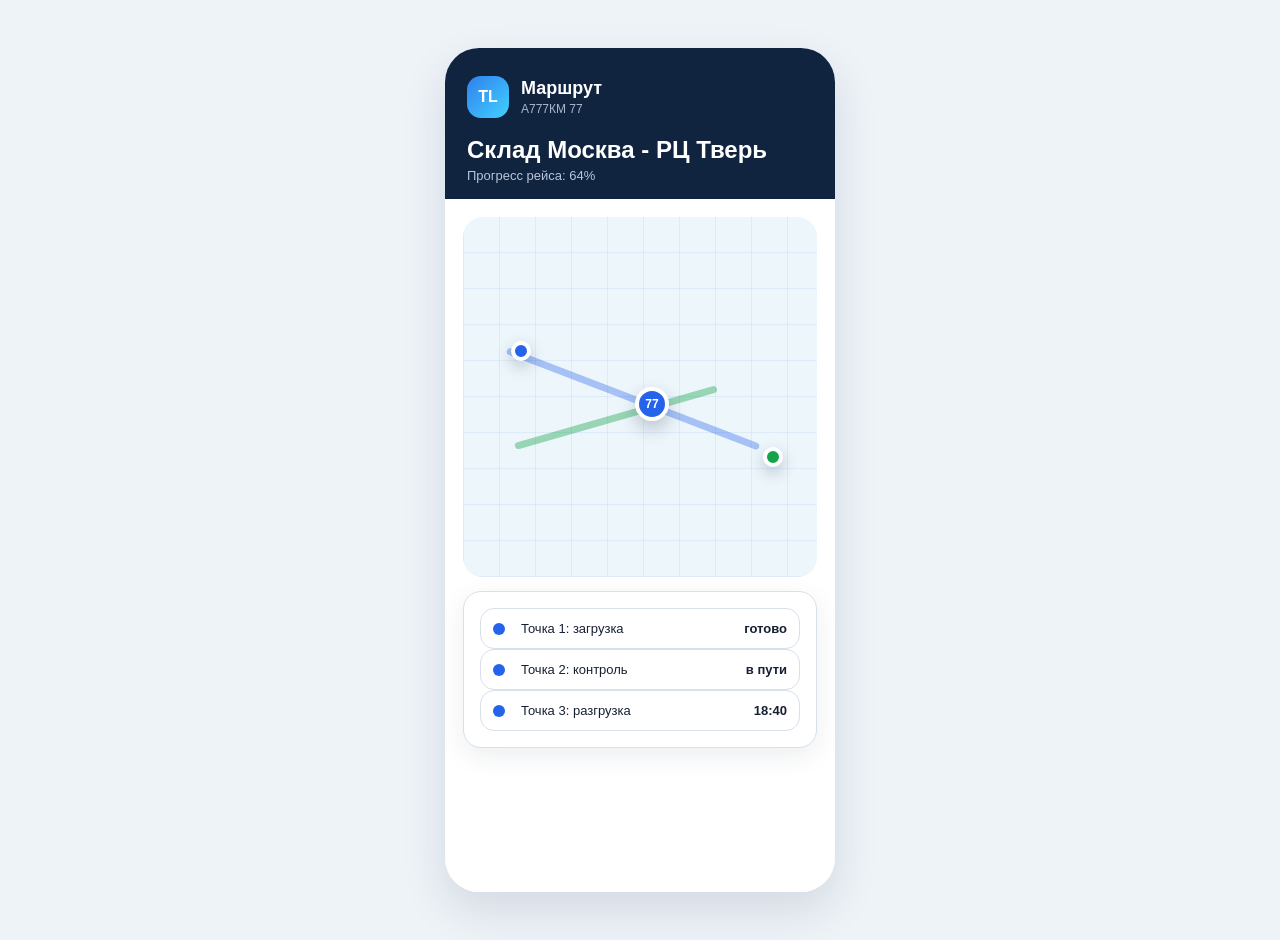
<file: figma-screens/11-driver-route.html>
<!doctype html>
<html lang="ru">
<head>
  <meta charset="utf-8" />
  <meta name="viewport" content="width=device-width, initial-scale=1" />
  <title>11 Driver Route</title>
  <style>

    :root {
      --bg: #eef3f8;
      --surface: #ffffff;
      --surface-soft: #f7fafc;
      --nav: #10233f;
      --nav-2: #17365f;
      --text: #172033;
      --muted: #667085;
      --line: #d8e0ea;
      --blue: #2563eb;
      --blue-soft: #e9f1ff;
      --green: #16a34a;
      --green-soft: #e9f8ef;
      --yellow: #d97706;
      --yellow-soft: #fff5db;
      --red: #dc2626;
      --red-soft: #ffebeb;
      --purple: #7c3aed;
      --purple-soft: #f1eaff;
      --shadow: 0 18px 45px rgba(16, 35, 63, 0.12);
      --radius: 18px;
      --radius-sm: 12px;
      --font: Inter, Arial, sans-serif;
    }

    * {
      box-sizing: border-box;
    }

    body {
      margin: 0;
      background: var(--bg);
      color: var(--text);
      font-family: var(--font);
    }

    .page {
      display: flex;
      flex-direction: column;
      gap: 56px;
      padding: 48px;
    }

    .figma-frame {
      position: relative;
      overflow: hidden;
      background: var(--surface-soft);
      border-radius: 28px;
      box-shadow: var(--shadow);
    }

    .desktop {
      width: 1440px;
      height: 900px;
    }

    .mobile {
      width: 390px;
      height: 844px;
      border-radius: 34px;
    }

    .label {
      position: absolute;
      top: 24px;
      right: 28px;
      color: var(--muted);
      font-size: 13px;
      font-weight: 700;
      letter-spacing: 0.05em;
      text-transform: uppercase;
      z-index: 20;
    }

    .sidebar {
      width: 260px;
      height: 100%;
      padding: 28px 20px;
      background: var(--nav);
      color: #ffffff;
    }

    .brand {
      display: flex;
      align-items: center;
      gap: 12px;
      margin-bottom: 36px;
    }

    .brand-mark {
      display: flex;
      align-items: center;
      justify-content: center;
      width: 42px;
      height: 42px;
      border-radius: 14px;
      background: linear-gradient(135deg, #2f80ed, #41d1ff);
      color: #ffffff;
      font-weight: 800;
    }

    .brand-title {
      font-size: 18px;
      font-weight: 800;
    }

    .brand-subtitle {
      margin-top: 3px;
      color: #aab7ca;
      font-size: 12px;
    }

    .nav-item {
      display: flex;
      align-items: center;
      gap: 12px;
      height: 44px;
      padding: 0 14px;
      margin-bottom: 8px;
      border-radius: 12px;
      color: #c7d2e4;
      font-size: 14px;
      font-weight: 600;
    }

    .nav-item.active {
      background: var(--nav-2);
      color: #ffffff;
    }

    .nav-dot {
      width: 8px;
      height: 8px;
      border-radius: 50%;
      background: currentColor;
      opacity: 0.9;
    }

    .app {
      display: flex;
      height: 100%;
    }

    .content {
      flex: 1;
      padding: 28px;
    }

    .topbar {
      display: flex;
      align-items: center;
      justify-content: space-between;
      margin-bottom: 22px;
    }

    .title-block h1 {
      margin: 0;
      font-size: 30px;
      line-height: 1.15;
    }

    .title-block p {
      margin: 8px 0 0;
      color: var(--muted);
      font-size: 14px;
    }

    .user-chip {
      display: flex;
      align-items: center;
      gap: 10px;
      padding: 10px 14px;
      border: 1px solid var(--line);
      border-radius: 999px;
      background: var(--surface);
      font-size: 14px;
      font-weight: 700;
    }

    .avatar {
      display: flex;
      align-items: center;
      justify-content: center;
      width: 32px;
      height: 32px;
      border-radius: 50%;
      background: var(--blue-soft);
      color: var(--blue);
      font-weight: 800;
    }

    .stats {
      display: grid;
      grid-template-columns: repeat(4, 1fr);
      gap: 16px;
      margin-bottom: 18px;
    }

    .stat-card {
      min-height: 104px;
      padding: 18px;
      border: 1px solid var(--line);
      border-radius: var(--radius);
      background: var(--surface);
    }

    .stat-label {
      color: var(--muted);
      font-size: 13px;
      font-weight: 700;
    }

    .stat-value {
      margin-top: 10px;
      font-size: 28px;
      font-weight: 850;
    }

    .stat-note {
      margin-top: 8px;
      color: var(--muted);
      font-size: 12px;
    }

    .grid-main {
      display: grid;
      grid-template-columns: 1fr 340px;
      gap: 18px;
      height: 646px;
    }

    .panel {
      border: 1px solid var(--line);
      border-radius: var(--radius);
      background: var(--surface);
      overflow: hidden;
    }

    .panel-header {
      display: flex;
      align-items: center;
      justify-content: space-between;
      min-height: 58px;
      padding: 16px 18px;
      border-bottom: 1px solid var(--line);
    }

    .panel-title {
      font-size: 16px;
      font-weight: 850;
    }

    .panel-subtitle {
      color: var(--muted);
      font-size: 12px;
      margin-top: 4px;
    }

    .filters {
      display: flex;
      flex-wrap: wrap;
      gap: 8px;
    }

    .pill {
      display: inline-flex;
      align-items: center;
      gap: 7px;
      padding: 8px 10px;
      border-radius: 999px;
      background: var(--surface-soft);
      color: var(--muted);
      font-size: 12px;
      font-weight: 800;
    }

    .pill.blue {
      background: var(--blue-soft);
      color: var(--blue);
    }

    .pill.green {
      background: var(--green-soft);
      color: var(--green);
    }

    .pill.yellow {
      background: var(--yellow-soft);
      color: var(--yellow);
    }

    .pill.red {
      background: var(--red-soft);
      color: var(--red);
    }

    .map {
      position: relative;
      height: calc(100% - 58px);
      background:
        linear-gradient(90deg, rgba(37, 99, 235, 0.08) 1px, transparent 1px),
        linear-gradient(0deg, rgba(37, 99, 235, 0.08) 1px, transparent 1px),
        #edf6fb;
      background-size: 54px 54px;
    }

    .route {
      position: absolute;
      height: 7px;
      border-radius: 999px;
      background: rgba(37, 99, 235, 0.36);
      transform-origin: left center;
    }

    .route.green {
      background: rgba(22, 163, 74, 0.4);
    }

    .route.red {
      background: rgba(220, 38, 38, 0.38);
    }

    .vehicle-marker {
      position: absolute;
      display: flex;
      align-items: center;
      justify-content: center;
      width: 34px;
      height: 34px;
      border: 4px solid #ffffff;
      border-radius: 50%;
      color: #ffffff;
      font-size: 12px;
      font-weight: 900;
      box-shadow: 0 8px 18px rgba(16, 35, 63, 0.24);
    }

    .vehicle-marker.green {
      background: var(--green);
    }

    .vehicle-marker.blue {
      background: var(--blue);
    }

    .vehicle-marker.yellow {
      background: var(--yellow);
    }

    .vehicle-marker.red {
      background: var(--red);
    }

    .vehicle-popup {
      position: absolute;
      left: 530px;
      top: 215px;
      width: 260px;
      padding: 16px;
      border: 1px solid var(--line);
      border-radius: 18px;
      background: #ffffff;
      box-shadow: var(--shadow);
    }

    .popup-title {
      font-size: 16px;
      font-weight: 850;
    }

    .popup-row {
      display: flex;
      justify-content: space-between;
      margin-top: 10px;
      color: var(--muted);
      font-size: 13px;
    }

    .popup-row strong {
      color: var(--text);
    }

    .right-stack {
      display: flex;
      flex-direction: column;
      gap: 14px;
      height: 100%;
    }

    .vehicle-list {
      flex: 1;
      border: 1px solid var(--line);
      border-radius: var(--radius);
      background: var(--surface);
      overflow: hidden;
    }

    .list-search {
      padding: 14px;
      border-bottom: 1px solid var(--line);
    }

    .input {
      width: 100%;
      height: 42px;
      padding: 0 14px;
      border: 1px solid var(--line);
      border-radius: 12px;
      background: #ffffff;
      color: var(--muted);
      font-size: 13px;
    }

    .vehicle-row {
      display: grid;
      grid-template-columns: 40px 1fr auto;
      gap: 12px;
      align-items: center;
      padding: 13px 14px;
      border-bottom: 1px solid var(--line);
    }

    .vehicle-icon {
      display: flex;
      align-items: center;
      justify-content: center;
      width: 38px;
      height: 38px;
      border-radius: 13px;
      background: var(--blue-soft);
      color: var(--blue);
      font-size: 13px;
      font-weight: 900;
    }

    .row-title {
      font-size: 13px;
      font-weight: 850;
    }

    .row-subtitle {
      margin-top: 4px;
      color: var(--muted);
      font-size: 12px;
    }

    .status {
      padding: 6px 8px;
      border-radius: 999px;
      font-size: 11px;
      font-weight: 850;
    }

    .status.green {
      background: var(--green-soft);
      color: var(--green);
    }

    .status.blue {
      background: var(--blue-soft);
      color: var(--blue);
    }

    .status.yellow {
      background: var(--yellow-soft);
      color: var(--yellow);
    }

    .status.red {
      background: var(--red-soft);
      color: var(--red);
    }

    .alerts {
      height: 248px;
      border: 1px solid var(--line);
      border-radius: var(--radius);
      background: var(--surface);
      overflow: hidden;
    }

    .alert-item {
      padding: 12px 14px;
      border-bottom: 1px solid var(--line);
    }

    .alert-top {
      display: flex;
      justify-content: space-between;
      gap: 10px;
      font-size: 12px;
      font-weight: 850;
    }

    .alert-desc {
      margin-top: 6px;
      color: var(--muted);
      font-size: 12px;
      line-height: 1.35;
    }

    .button {
      display: inline-flex;
      align-items: center;
      justify-content: center;
      min-height: 42px;
      padding: 0 16px;
      border: 0;
      border-radius: 12px;
      background: var(--blue);
      color: #ffffff;
      font-size: 13px;
      font-weight: 850;
    }

    .button.secondary {
      background: var(--blue-soft);
      color: var(--blue);
    }

    .button.outline {
      background: #ffffff;
      color: var(--text);
      border: 1px solid var(--line);
    }

    .login-screen {
      display: grid;
      grid-template-columns: 1.15fr 0.85fr;
      height: 100%;
      background: #ffffff;
    }

    .login-hero {
      position: relative;
      padding: 72px;
      background: linear-gradient(135deg, #10233f, #1e4f88);
      color: #ffffff;
      overflow: hidden;
    }

    .hero-circles {
      position: absolute;
      right: -120px;
      bottom: -160px;
      width: 520px;
      height: 520px;
      border-radius: 50%;
      background: rgba(255, 255, 255, 0.08);
    }

    .hero-route {
      position: absolute;
      left: 90px;
      bottom: 130px;
      width: 650px;
      height: 280px;
      border: 3px dashed rgba(255, 255, 255, 0.3);
      border-radius: 44px;
    }

    .login-hero h1 {
      position: relative;
      max-width: 700px;
      margin: 80px 0 0;
      font-size: 48px;
      line-height: 1.08;
    }

    .login-hero p {
      position: relative;
      max-width: 560px;
      margin-top: 22px;
      color: #cbd8ea;
      font-size: 18px;
      line-height: 1.55;
    }

    .login-form-wrap {
      display: flex;
      align-items: center;
      justify-content: center;
      padding: 64px;
    }

    .login-form {
      width: 420px;
    }

    .login-form h2 {
      margin: 0;
      font-size: 32px;
    }

    .login-form p {
      margin: 10px 0 28px;
      color: var(--muted);
      line-height: 1.5;
    }

    .field-label {
      margin: 18px 0 8px;
      color: var(--text);
      font-size: 13px;
      font-weight: 850;
    }

    .login-input {
      width: 100%;
      height: 52px;
      padding: 0 16px;
      border: 1px solid var(--line);
      border-radius: 14px;
      font-size: 14px;
      color: var(--muted);
    }

    .login-button {
      width: 100%;
      height: 54px;
      margin-top: 26px;
      border: 0;
      border-radius: 14px;
      background: var(--blue);
      color: #ffffff;
      font-size: 15px;
      font-weight: 850;
    }

    .two-column {
      display: grid;
      grid-template-columns: 0.92fr 1.08fr;
      gap: 18px;
      height: 770px;
    }

    .detail-card {
      padding: 22px;
      border: 1px solid var(--line);
      border-radius: var(--radius);
      background: var(--surface);
    }

    .big-plate {
      display: flex;
      align-items: center;
      justify-content: space-between;
      padding: 22px;
      border-radius: 18px;
      background: var(--nav);
      color: #ffffff;
    }

    .plate-number {
      font-size: 30px;
      font-weight: 900;
      letter-spacing: 0.04em;
    }

    .plate-meta {
      margin-top: 8px;
      color: #b8c6da;
      font-size: 13px;
    }

    .metrics-grid {
      display: grid;
      grid-template-columns: repeat(2, 1fr);
      gap: 14px;
      margin-top: 18px;
    }

    .metric {
      padding: 16px;
      border: 1px solid var(--line);
      border-radius: 16px;
      background: var(--surface-soft);
    }

    .metric-label {
      color: var(--muted);
      font-size: 12px;
      font-weight: 800;
    }

    .metric-value {
      margin-top: 8px;
      font-size: 22px;
      font-weight: 900;
    }

    .section-title {
      margin: 22px 0 12px;
      font-size: 16px;
      font-weight: 900;
    }

    .timeline {
      display: flex;
      flex-direction: column;
      gap: 10px;
      margin-top: 12px;
    }

    .timeline-row {
      display: grid;
      grid-template-columns: 18px 1fr auto;
      gap: 10px;
      align-items: center;
      padding: 12px;
      border: 1px solid var(--line);
      border-radius: 14px;
      background: #ffffff;
      font-size: 13px;
    }

    .timeline-dot {
      width: 12px;
      height: 12px;
      border-radius: 50%;
      background: var(--blue);
    }

    .mock-map-panel {
      position: relative;
      border: 1px solid var(--line);
      border-radius: var(--radius);
      background:
        linear-gradient(90deg, rgba(37, 99, 235, 0.08) 1px, transparent 1px),
        linear-gradient(0deg, rgba(37, 99, 235, 0.08) 1px, transparent 1px),
        #edf6fb;
      background-size: 48px 48px;
      overflow: hidden;
    }

    .route-dot {
      position: absolute;
      width: 20px;
      height: 20px;
      border: 4px solid #ffffff;
      border-radius: 50%;
      background: var(--blue);
      box-shadow: 0 6px 16px rgba(16, 35, 63, 0.24);
    }

    .table {
      width: 100%;
      border-collapse: collapse;
      font-size: 13px;
    }

    .table th {
      padding: 13px 14px;
      background: var(--surface-soft);
      color: var(--muted);
      text-align: left;
      font-size: 12px;
      font-weight: 850;
    }

    .table td {
      padding: 14px;
      border-top: 1px solid var(--line);
      color: var(--text);
    }

    .screen-grid {
      display: grid;
      grid-template-columns: repeat(3, 1fr);
      gap: 18px;
      margin-top: 16px;
    }

    .sensor-card {
      padding: 18px;
      border: 1px solid var(--line);
      border-radius: var(--radius);
      background: #ffffff;
    }

    .sensor-head {
      display: flex;
      justify-content: space-between;
      align-items: center;
      margin-bottom: 16px;
    }

    .sensor-name {
      font-size: 15px;
      font-weight: 900;
    }

    .gauge {
      position: relative;
      height: 10px;
      border-radius: 999px;
      background: #e6edf5;
      overflow: hidden;
    }

    .gauge-fill {
      height: 100%;
      border-radius: 999px;
      background: var(--blue);
    }

    .chart {
      display: flex;
      align-items: end;
      gap: 9px;
      height: 146px;
      padding: 16px;
      border: 1px solid var(--line);
      border-radius: var(--radius);
      background: #ffffff;
    }

    .bar {
      flex: 1;
      border-radius: 999px 999px 0 0;
      background: linear-gradient(180deg, #2f80ed, #90c2ff);
    }

    .report-layout {
      display: grid;
      grid-template-columns: 350px 1fr;
      gap: 18px;
      height: 770px;
    }

    .form-card {
      padding: 20px;
      border: 1px solid var(--line);
      border-radius: var(--radius);
      background: #ffffff;
    }

    .select-box {
      display: flex;
      align-items: center;
      justify-content: space-between;
      height: 46px;
      padding: 0 14px;
      margin-bottom: 12px;
      border: 1px solid var(--line);
      border-radius: 12px;
      color: var(--muted);
      font-size: 13px;
    }

    .integration-grid {
      display: grid;
      grid-template-columns: repeat(3, 1fr);
      gap: 18px;
      margin-top: 16px;
    }

    .integration-card {
      min-height: 190px;
      padding: 22px;
      border: 1px solid var(--line);
      border-radius: var(--radius);
      background: #ffffff;
    }

    .integration-icon {
      display: flex;
      align-items: center;
      justify-content: center;
      width: 54px;
      height: 54px;
      border-radius: 18px;
      background: var(--blue-soft);
      color: var(--blue);
      font-weight: 900;
      margin-bottom: 16px;
    }

    .mobile-shell {
      height: 100%;
      background: #ffffff;
    }

    .mobile-top {
      padding: 28px 22px 16px;
      background: var(--nav);
      color: #ffffff;
    }

    .mobile-top h2 {
      margin: 18px 0 4px;
      font-size: 24px;
    }

    .mobile-top p {
      margin: 0;
      color: #b8c6da;
      font-size: 13px;
    }

    .mobile-body {
      padding: 18px;
    }

    .mobile-card {
      padding: 16px;
      border: 1px solid var(--line);
      border-radius: 18px;
      background: #ffffff;
      box-shadow: 0 8px 26px rgba(16, 35, 63, 0.08);
      margin-bottom: 14px;
    }

    .status-buttons {
      display: grid;
      grid-template-columns: repeat(2, 1fr);
      gap: 10px;
      margin-top: 14px;
    }

    .mobile-status {
      padding: 12px 8px;
      border-radius: 12px;
      background: var(--surface-soft);
      color: var(--text);
      font-size: 12px;
      font-weight: 850;
      text-align: center;
    }

    .mobile-status.active {
      background: var(--blue);
      color: #ffffff;
    }

    .phone-map {
      position: relative;
      height: 245px;
      border-radius: 20px;
      background:
        linear-gradient(90deg, rgba(37, 99, 235, 0.08) 1px, transparent 1px),
        linear-gradient(0deg, rgba(37, 99, 235, 0.08) 1px, transparent 1px),
        #edf6fb;
      background-size: 36px 36px;
      overflow: hidden;
    }
  

    body {
      min-height: 100vh;
      display: flex;
      align-items: flex-start;
      justify-content: center;
      padding: 48px;
    }

    .page {
      display: block;
      padding: 0;
    }

    .single-frame {
      margin: 0;
    }

    .screen-label {
      display: none;
    }

  </style>
</head>
<body>
  <main class="page">
    <section class="figma-frame mobile single-frame">
        <div class="label screen-label" style="top: 16px; right: 18px;">Mobile 02</div>
        <div class="mobile-shell">
          <div class="mobile-top">
            <div class="brand" style="margin-bottom: 0;"><div class="brand-mark">TL</div><div><div class="brand-title">Маршрут</div><div class="brand-subtitle">А777КМ 77</div></div></div>
            <h2>Склад Москва - РЦ Тверь</h2>
            <p>Прогресс рейса: 64%</p>
          </div>
          <div class="mobile-body">
            <div class="phone-map" style="height: 360px;">
              <div class="route" style="left: 44px; top: 130px; width: 270px; transform: rotate(21deg);"></div>
              <div class="route green" style="left: 52px; top: 226px; width: 210px; transform: rotate(-16deg);"></div>
              <div class="route-dot" style="left: 48px; top: 124px;"></div>
              <div class="vehicle-marker blue" style="left: 172px; top: 170px;">77</div>
              <div class="route-dot" style="left: 300px; top: 230px; background: var(--green);"></div>
            </div>
            <div class="mobile-card" style="margin-top: 14px;">
              <div class="timeline-row"><span class="timeline-dot"></span><span>Точка 1: загрузка</span><strong>готово</strong></div>
              <div class="timeline-row"><span class="timeline-dot"></span><span>Точка 2: контроль</span><strong>в пути</strong></div>
              <div class="timeline-row"><span class="timeline-dot"></span><span>Точка 3: разгрузка</span><strong>18:40</strong></div>
            </div>
          </div>
        </div>
      </section>
  </main>
</body>
</html>
</file>
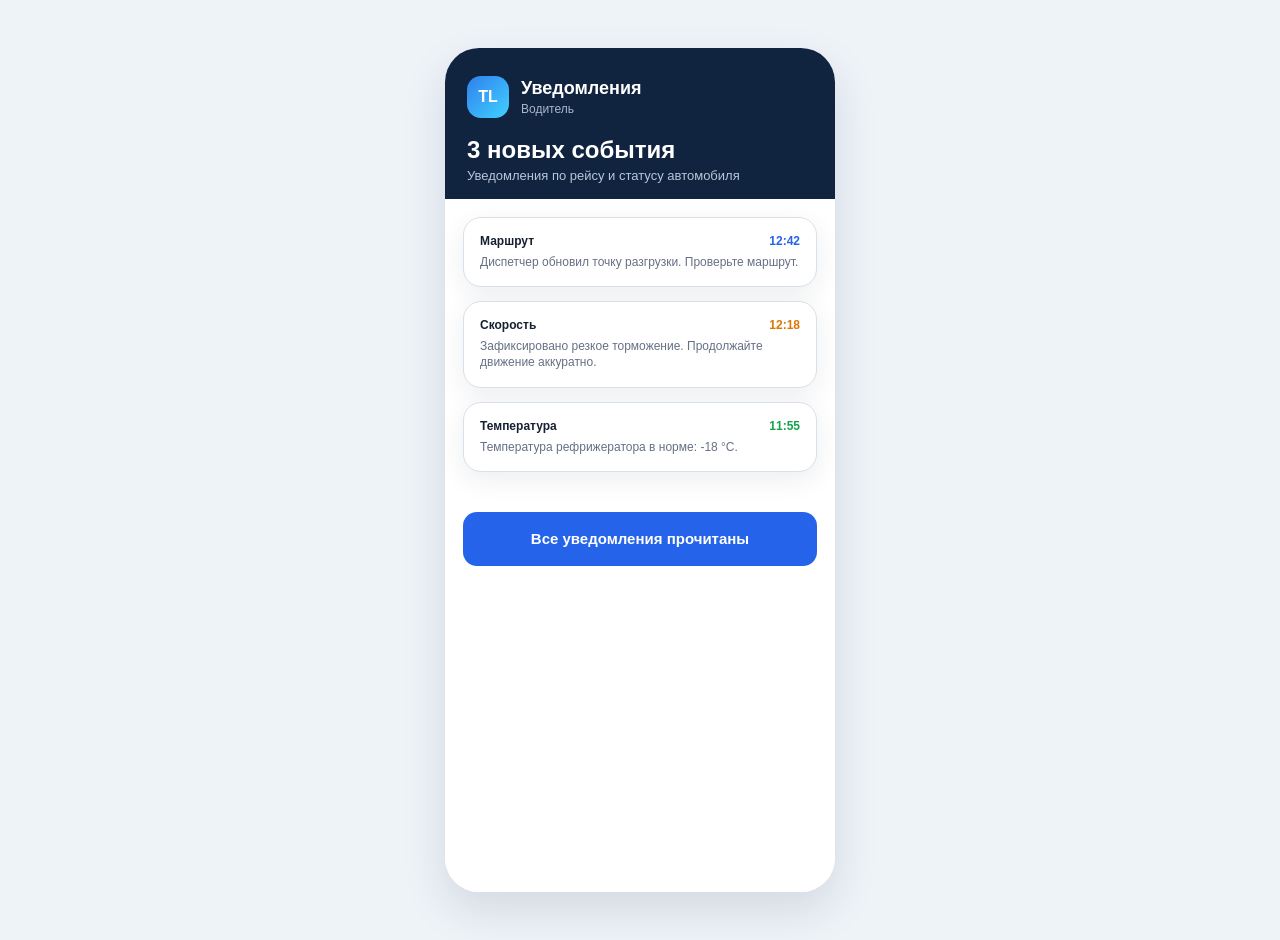
<file: figma-screens/12-driver-notifications.html>
<!doctype html>
<html lang="ru">
<head>
  <meta charset="utf-8" />
  <meta name="viewport" content="width=device-width, initial-scale=1" />
  <title>12 Driver Notifications</title>
  <style>

    :root {
      --bg: #eef3f8;
      --surface: #ffffff;
      --surface-soft: #f7fafc;
      --nav: #10233f;
      --nav-2: #17365f;
      --text: #172033;
      --muted: #667085;
      --line: #d8e0ea;
      --blue: #2563eb;
      --blue-soft: #e9f1ff;
      --green: #16a34a;
      --green-soft: #e9f8ef;
      --yellow: #d97706;
      --yellow-soft: #fff5db;
      --red: #dc2626;
      --red-soft: #ffebeb;
      --purple: #7c3aed;
      --purple-soft: #f1eaff;
      --shadow: 0 18px 45px rgba(16, 35, 63, 0.12);
      --radius: 18px;
      --radius-sm: 12px;
      --font: Inter, Arial, sans-serif;
    }

    * {
      box-sizing: border-box;
    }

    body {
      margin: 0;
      background: var(--bg);
      color: var(--text);
      font-family: var(--font);
    }

    .page {
      display: flex;
      flex-direction: column;
      gap: 56px;
      padding: 48px;
    }

    .figma-frame {
      position: relative;
      overflow: hidden;
      background: var(--surface-soft);
      border-radius: 28px;
      box-shadow: var(--shadow);
    }

    .desktop {
      width: 1440px;
      height: 900px;
    }

    .mobile {
      width: 390px;
      height: 844px;
      border-radius: 34px;
    }

    .label {
      position: absolute;
      top: 24px;
      right: 28px;
      color: var(--muted);
      font-size: 13px;
      font-weight: 700;
      letter-spacing: 0.05em;
      text-transform: uppercase;
      z-index: 20;
    }

    .sidebar {
      width: 260px;
      height: 100%;
      padding: 28px 20px;
      background: var(--nav);
      color: #ffffff;
    }

    .brand {
      display: flex;
      align-items: center;
      gap: 12px;
      margin-bottom: 36px;
    }

    .brand-mark {
      display: flex;
      align-items: center;
      justify-content: center;
      width: 42px;
      height: 42px;
      border-radius: 14px;
      background: linear-gradient(135deg, #2f80ed, #41d1ff);
      color: #ffffff;
      font-weight: 800;
    }

    .brand-title {
      font-size: 18px;
      font-weight: 800;
    }

    .brand-subtitle {
      margin-top: 3px;
      color: #aab7ca;
      font-size: 12px;
    }

    .nav-item {
      display: flex;
      align-items: center;
      gap: 12px;
      height: 44px;
      padding: 0 14px;
      margin-bottom: 8px;
      border-radius: 12px;
      color: #c7d2e4;
      font-size: 14px;
      font-weight: 600;
    }

    .nav-item.active {
      background: var(--nav-2);
      color: #ffffff;
    }

    .nav-dot {
      width: 8px;
      height: 8px;
      border-radius: 50%;
      background: currentColor;
      opacity: 0.9;
    }

    .app {
      display: flex;
      height: 100%;
    }

    .content {
      flex: 1;
      padding: 28px;
    }

    .topbar {
      display: flex;
      align-items: center;
      justify-content: space-between;
      margin-bottom: 22px;
    }

    .title-block h1 {
      margin: 0;
      font-size: 30px;
      line-height: 1.15;
    }

    .title-block p {
      margin: 8px 0 0;
      color: var(--muted);
      font-size: 14px;
    }

    .user-chip {
      display: flex;
      align-items: center;
      gap: 10px;
      padding: 10px 14px;
      border: 1px solid var(--line);
      border-radius: 999px;
      background: var(--surface);
      font-size: 14px;
      font-weight: 700;
    }

    .avatar {
      display: flex;
      align-items: center;
      justify-content: center;
      width: 32px;
      height: 32px;
      border-radius: 50%;
      background: var(--blue-soft);
      color: var(--blue);
      font-weight: 800;
    }

    .stats {
      display: grid;
      grid-template-columns: repeat(4, 1fr);
      gap: 16px;
      margin-bottom: 18px;
    }

    .stat-card {
      min-height: 104px;
      padding: 18px;
      border: 1px solid var(--line);
      border-radius: var(--radius);
      background: var(--surface);
    }

    .stat-label {
      color: var(--muted);
      font-size: 13px;
      font-weight: 700;
    }

    .stat-value {
      margin-top: 10px;
      font-size: 28px;
      font-weight: 850;
    }

    .stat-note {
      margin-top: 8px;
      color: var(--muted);
      font-size: 12px;
    }

    .grid-main {
      display: grid;
      grid-template-columns: 1fr 340px;
      gap: 18px;
      height: 646px;
    }

    .panel {
      border: 1px solid var(--line);
      border-radius: var(--radius);
      background: var(--surface);
      overflow: hidden;
    }

    .panel-header {
      display: flex;
      align-items: center;
      justify-content: space-between;
      min-height: 58px;
      padding: 16px 18px;
      border-bottom: 1px solid var(--line);
    }

    .panel-title {
      font-size: 16px;
      font-weight: 850;
    }

    .panel-subtitle {
      color: var(--muted);
      font-size: 12px;
      margin-top: 4px;
    }

    .filters {
      display: flex;
      flex-wrap: wrap;
      gap: 8px;
    }

    .pill {
      display: inline-flex;
      align-items: center;
      gap: 7px;
      padding: 8px 10px;
      border-radius: 999px;
      background: var(--surface-soft);
      color: var(--muted);
      font-size: 12px;
      font-weight: 800;
    }

    .pill.blue {
      background: var(--blue-soft);
      color: var(--blue);
    }

    .pill.green {
      background: var(--green-soft);
      color: var(--green);
    }

    .pill.yellow {
      background: var(--yellow-soft);
      color: var(--yellow);
    }

    .pill.red {
      background: var(--red-soft);
      color: var(--red);
    }

    .map {
      position: relative;
      height: calc(100% - 58px);
      background:
        linear-gradient(90deg, rgba(37, 99, 235, 0.08) 1px, transparent 1px),
        linear-gradient(0deg, rgba(37, 99, 235, 0.08) 1px, transparent 1px),
        #edf6fb;
      background-size: 54px 54px;
    }

    .route {
      position: absolute;
      height: 7px;
      border-radius: 999px;
      background: rgba(37, 99, 235, 0.36);
      transform-origin: left center;
    }

    .route.green {
      background: rgba(22, 163, 74, 0.4);
    }

    .route.red {
      background: rgba(220, 38, 38, 0.38);
    }

    .vehicle-marker {
      position: absolute;
      display: flex;
      align-items: center;
      justify-content: center;
      width: 34px;
      height: 34px;
      border: 4px solid #ffffff;
      border-radius: 50%;
      color: #ffffff;
      font-size: 12px;
      font-weight: 900;
      box-shadow: 0 8px 18px rgba(16, 35, 63, 0.24);
    }

    .vehicle-marker.green {
      background: var(--green);
    }

    .vehicle-marker.blue {
      background: var(--blue);
    }

    .vehicle-marker.yellow {
      background: var(--yellow);
    }

    .vehicle-marker.red {
      background: var(--red);
    }

    .vehicle-popup {
      position: absolute;
      left: 530px;
      top: 215px;
      width: 260px;
      padding: 16px;
      border: 1px solid var(--line);
      border-radius: 18px;
      background: #ffffff;
      box-shadow: var(--shadow);
    }

    .popup-title {
      font-size: 16px;
      font-weight: 850;
    }

    .popup-row {
      display: flex;
      justify-content: space-between;
      margin-top: 10px;
      color: var(--muted);
      font-size: 13px;
    }

    .popup-row strong {
      color: var(--text);
    }

    .right-stack {
      display: flex;
      flex-direction: column;
      gap: 14px;
      height: 100%;
    }

    .vehicle-list {
      flex: 1;
      border: 1px solid var(--line);
      border-radius: var(--radius);
      background: var(--surface);
      overflow: hidden;
    }

    .list-search {
      padding: 14px;
      border-bottom: 1px solid var(--line);
    }

    .input {
      width: 100%;
      height: 42px;
      padding: 0 14px;
      border: 1px solid var(--line);
      border-radius: 12px;
      background: #ffffff;
      color: var(--muted);
      font-size: 13px;
    }

    .vehicle-row {
      display: grid;
      grid-template-columns: 40px 1fr auto;
      gap: 12px;
      align-items: center;
      padding: 13px 14px;
      border-bottom: 1px solid var(--line);
    }

    .vehicle-icon {
      display: flex;
      align-items: center;
      justify-content: center;
      width: 38px;
      height: 38px;
      border-radius: 13px;
      background: var(--blue-soft);
      color: var(--blue);
      font-size: 13px;
      font-weight: 900;
    }

    .row-title {
      font-size: 13px;
      font-weight: 850;
    }

    .row-subtitle {
      margin-top: 4px;
      color: var(--muted);
      font-size: 12px;
    }

    .status {
      padding: 6px 8px;
      border-radius: 999px;
      font-size: 11px;
      font-weight: 850;
    }

    .status.green {
      background: var(--green-soft);
      color: var(--green);
    }

    .status.blue {
      background: var(--blue-soft);
      color: var(--blue);
    }

    .status.yellow {
      background: var(--yellow-soft);
      color: var(--yellow);
    }

    .status.red {
      background: var(--red-soft);
      color: var(--red);
    }

    .alerts {
      height: 248px;
      border: 1px solid var(--line);
      border-radius: var(--radius);
      background: var(--surface);
      overflow: hidden;
    }

    .alert-item {
      padding: 12px 14px;
      border-bottom: 1px solid var(--line);
    }

    .alert-top {
      display: flex;
      justify-content: space-between;
      gap: 10px;
      font-size: 12px;
      font-weight: 850;
    }

    .alert-desc {
      margin-top: 6px;
      color: var(--muted);
      font-size: 12px;
      line-height: 1.35;
    }

    .button {
      display: inline-flex;
      align-items: center;
      justify-content: center;
      min-height: 42px;
      padding: 0 16px;
      border: 0;
      border-radius: 12px;
      background: var(--blue);
      color: #ffffff;
      font-size: 13px;
      font-weight: 850;
    }

    .button.secondary {
      background: var(--blue-soft);
      color: var(--blue);
    }

    .button.outline {
      background: #ffffff;
      color: var(--text);
      border: 1px solid var(--line);
    }

    .login-screen {
      display: grid;
      grid-template-columns: 1.15fr 0.85fr;
      height: 100%;
      background: #ffffff;
    }

    .login-hero {
      position: relative;
      padding: 72px;
      background: linear-gradient(135deg, #10233f, #1e4f88);
      color: #ffffff;
      overflow: hidden;
    }

    .hero-circles {
      position: absolute;
      right: -120px;
      bottom: -160px;
      width: 520px;
      height: 520px;
      border-radius: 50%;
      background: rgba(255, 255, 255, 0.08);
    }

    .hero-route {
      position: absolute;
      left: 90px;
      bottom: 130px;
      width: 650px;
      height: 280px;
      border: 3px dashed rgba(255, 255, 255, 0.3);
      border-radius: 44px;
    }

    .login-hero h1 {
      position: relative;
      max-width: 700px;
      margin: 80px 0 0;
      font-size: 48px;
      line-height: 1.08;
    }

    .login-hero p {
      position: relative;
      max-width: 560px;
      margin-top: 22px;
      color: #cbd8ea;
      font-size: 18px;
      line-height: 1.55;
    }

    .login-form-wrap {
      display: flex;
      align-items: center;
      justify-content: center;
      padding: 64px;
    }

    .login-form {
      width: 420px;
    }

    .login-form h2 {
      margin: 0;
      font-size: 32px;
    }

    .login-form p {
      margin: 10px 0 28px;
      color: var(--muted);
      line-height: 1.5;
    }

    .field-label {
      margin: 18px 0 8px;
      color: var(--text);
      font-size: 13px;
      font-weight: 850;
    }

    .login-input {
      width: 100%;
      height: 52px;
      padding: 0 16px;
      border: 1px solid var(--line);
      border-radius: 14px;
      font-size: 14px;
      color: var(--muted);
    }

    .login-button {
      width: 100%;
      height: 54px;
      margin-top: 26px;
      border: 0;
      border-radius: 14px;
      background: var(--blue);
      color: #ffffff;
      font-size: 15px;
      font-weight: 850;
    }

    .two-column {
      display: grid;
      grid-template-columns: 0.92fr 1.08fr;
      gap: 18px;
      height: 770px;
    }

    .detail-card {
      padding: 22px;
      border: 1px solid var(--line);
      border-radius: var(--radius);
      background: var(--surface);
    }

    .big-plate {
      display: flex;
      align-items: center;
      justify-content: space-between;
      padding: 22px;
      border-radius: 18px;
      background: var(--nav);
      color: #ffffff;
    }

    .plate-number {
      font-size: 30px;
      font-weight: 900;
      letter-spacing: 0.04em;
    }

    .plate-meta {
      margin-top: 8px;
      color: #b8c6da;
      font-size: 13px;
    }

    .metrics-grid {
      display: grid;
      grid-template-columns: repeat(2, 1fr);
      gap: 14px;
      margin-top: 18px;
    }

    .metric {
      padding: 16px;
      border: 1px solid var(--line);
      border-radius: 16px;
      background: var(--surface-soft);
    }

    .metric-label {
      color: var(--muted);
      font-size: 12px;
      font-weight: 800;
    }

    .metric-value {
      margin-top: 8px;
      font-size: 22px;
      font-weight: 900;
    }

    .section-title {
      margin: 22px 0 12px;
      font-size: 16px;
      font-weight: 900;
    }

    .timeline {
      display: flex;
      flex-direction: column;
      gap: 10px;
      margin-top: 12px;
    }

    .timeline-row {
      display: grid;
      grid-template-columns: 18px 1fr auto;
      gap: 10px;
      align-items: center;
      padding: 12px;
      border: 1px solid var(--line);
      border-radius: 14px;
      background: #ffffff;
      font-size: 13px;
    }

    .timeline-dot {
      width: 12px;
      height: 12px;
      border-radius: 50%;
      background: var(--blue);
    }

    .mock-map-panel {
      position: relative;
      border: 1px solid var(--line);
      border-radius: var(--radius);
      background:
        linear-gradient(90deg, rgba(37, 99, 235, 0.08) 1px, transparent 1px),
        linear-gradient(0deg, rgba(37, 99, 235, 0.08) 1px, transparent 1px),
        #edf6fb;
      background-size: 48px 48px;
      overflow: hidden;
    }

    .route-dot {
      position: absolute;
      width: 20px;
      height: 20px;
      border: 4px solid #ffffff;
      border-radius: 50%;
      background: var(--blue);
      box-shadow: 0 6px 16px rgba(16, 35, 63, 0.24);
    }

    .table {
      width: 100%;
      border-collapse: collapse;
      font-size: 13px;
    }

    .table th {
      padding: 13px 14px;
      background: var(--surface-soft);
      color: var(--muted);
      text-align: left;
      font-size: 12px;
      font-weight: 850;
    }

    .table td {
      padding: 14px;
      border-top: 1px solid var(--line);
      color: var(--text);
    }

    .screen-grid {
      display: grid;
      grid-template-columns: repeat(3, 1fr);
      gap: 18px;
      margin-top: 16px;
    }

    .sensor-card {
      padding: 18px;
      border: 1px solid var(--line);
      border-radius: var(--radius);
      background: #ffffff;
    }

    .sensor-head {
      display: flex;
      justify-content: space-between;
      align-items: center;
      margin-bottom: 16px;
    }

    .sensor-name {
      font-size: 15px;
      font-weight: 900;
    }

    .gauge {
      position: relative;
      height: 10px;
      border-radius: 999px;
      background: #e6edf5;
      overflow: hidden;
    }

    .gauge-fill {
      height: 100%;
      border-radius: 999px;
      background: var(--blue);
    }

    .chart {
      display: flex;
      align-items: end;
      gap: 9px;
      height: 146px;
      padding: 16px;
      border: 1px solid var(--line);
      border-radius: var(--radius);
      background: #ffffff;
    }

    .bar {
      flex: 1;
      border-radius: 999px 999px 0 0;
      background: linear-gradient(180deg, #2f80ed, #90c2ff);
    }

    .report-layout {
      display: grid;
      grid-template-columns: 350px 1fr;
      gap: 18px;
      height: 770px;
    }

    .form-card {
      padding: 20px;
      border: 1px solid var(--line);
      border-radius: var(--radius);
      background: #ffffff;
    }

    .select-box {
      display: flex;
      align-items: center;
      justify-content: space-between;
      height: 46px;
      padding: 0 14px;
      margin-bottom: 12px;
      border: 1px solid var(--line);
      border-radius: 12px;
      color: var(--muted);
      font-size: 13px;
    }

    .integration-grid {
      display: grid;
      grid-template-columns: repeat(3, 1fr);
      gap: 18px;
      margin-top: 16px;
    }

    .integration-card {
      min-height: 190px;
      padding: 22px;
      border: 1px solid var(--line);
      border-radius: var(--radius);
      background: #ffffff;
    }

    .integration-icon {
      display: flex;
      align-items: center;
      justify-content: center;
      width: 54px;
      height: 54px;
      border-radius: 18px;
      background: var(--blue-soft);
      color: var(--blue);
      font-weight: 900;
      margin-bottom: 16px;
    }

    .mobile-shell {
      height: 100%;
      background: #ffffff;
    }

    .mobile-top {
      padding: 28px 22px 16px;
      background: var(--nav);
      color: #ffffff;
    }

    .mobile-top h2 {
      margin: 18px 0 4px;
      font-size: 24px;
    }

    .mobile-top p {
      margin: 0;
      color: #b8c6da;
      font-size: 13px;
    }

    .mobile-body {
      padding: 18px;
    }

    .mobile-card {
      padding: 16px;
      border: 1px solid var(--line);
      border-radius: 18px;
      background: #ffffff;
      box-shadow: 0 8px 26px rgba(16, 35, 63, 0.08);
      margin-bottom: 14px;
    }

    .status-buttons {
      display: grid;
      grid-template-columns: repeat(2, 1fr);
      gap: 10px;
      margin-top: 14px;
    }

    .mobile-status {
      padding: 12px 8px;
      border-radius: 12px;
      background: var(--surface-soft);
      color: var(--text);
      font-size: 12px;
      font-weight: 850;
      text-align: center;
    }

    .mobile-status.active {
      background: var(--blue);
      color: #ffffff;
    }

    .phone-map {
      position: relative;
      height: 245px;
      border-radius: 20px;
      background:
        linear-gradient(90deg, rgba(37, 99, 235, 0.08) 1px, transparent 1px),
        linear-gradient(0deg, rgba(37, 99, 235, 0.08) 1px, transparent 1px),
        #edf6fb;
      background-size: 36px 36px;
      overflow: hidden;
    }
  

    body {
      min-height: 100vh;
      display: flex;
      align-items: flex-start;
      justify-content: center;
      padding: 48px;
    }

    .page {
      display: block;
      padding: 0;
    }

    .single-frame {
      margin: 0;
    }

    .screen-label {
      display: none;
    }

  </style>
</head>
<body>
  <main class="page">
    <section class="figma-frame mobile single-frame">
        <div class="label screen-label" style="top: 16px; right: 18px;">Mobile 03</div>
        <div class="mobile-shell">
          <div class="mobile-top">
            <div class="brand" style="margin-bottom: 0;"><div class="brand-mark">TL</div><div><div class="brand-title">Уведомления</div><div class="brand-subtitle">Водитель</div></div></div>
            <h2>3 новых события</h2>
            <p>Уведомления по рейсу и статусу автомобиля</p>
          </div>
          <div class="mobile-body">
            <div class="mobile-card">
              <div class="alert-top"><span>Маршрут</span><span style="color: var(--blue);">12:42</span></div>
              <div class="alert-desc">Диспетчер обновил точку разгрузки. Проверьте маршрут.</div>
            </div>
            <div class="mobile-card">
              <div class="alert-top"><span>Скорость</span><span style="color: var(--yellow);">12:18</span></div>
              <div class="alert-desc">Зафиксировано резкое торможение. Продолжайте движение аккуратно.</div>
            </div>
            <div class="mobile-card">
              <div class="alert-top"><span>Температура</span><span style="color: var(--green);">11:55</span></div>
              <div class="alert-desc">Температура рефрижератора в норме: -18 °C.</div>
            </div>
            <button class="login-button">Все уведомления прочитаны</button>
          </div>
        </div>
      </section>
  </main>
</body>
</html>
</file>
<file: css/style.css>
/* =========================================================
   Барбершоп «Бритва и стиль»
   Стилизация в духе классического джентльменского клуба:
   тёмные тона, тёплое золото, благородные засечки.
   ========================================================= */

/* ---------- 1. ПЕРЕМЕННЫЕ И БАЗА ---------- */
:root {
    --bg:           #0e0d0b;
    --bg-soft:      #16140f;
    --bg-card:      #1c1a14;
    --bg-light:     #f6f1e7;
    --bg-light-2:   #ece4d3;
    --ink:          #1b1a17;
    --ink-soft:     #4a463d;
    --paper:        #f8f4ec;
    --gold:         #c9a24a;
    --gold-bright:  #e6c275;
    --gold-soft:    #8b7536;
    --line:         rgba(201, 162, 74, .25);
    --line-light:   rgba(27, 26, 23, .12);
    --shadow:       0 20px 60px -20px rgba(0, 0, 0, .55);

    --serif:    'Playfair Display', 'Times New Roman', serif;
    --display:  'Bebas Neue', 'Impact', sans-serif;
    --sans:     'Inter', system-ui, -apple-system, 'Segoe UI', Roboto, sans-serif;

    --radius:   14px;
    --radius-l: 22px;
    --maxw:     1240px;
}

* { box-sizing: border-box; }

html { scroll-behavior: smooth; }

body {
    margin: 0;
    font-family: var(--sans);
    color: var(--ink);
    background: var(--paper);
    font-size: 16px;
    line-height: 1.6;
    -webkit-font-smoothing: antialiased;
    -moz-osx-font-smoothing: grayscale;
}

img { max-width: 100%; display: block; }

a { color: inherit; text-decoration: none; transition: color .2s ease; }

button { font: inherit; cursor: pointer; }

.container {
    width: 100%;
    max-width: var(--maxw);
    margin: 0 auto;
    padding: 0 24px;
}

/* ---------- 2. ТИПОГРАФИКА ---------- */
h1, h2, h3, h4 {
    font-family: var(--serif);
    font-weight: 900;
    line-height: 1.1;
    margin: 0;
    letter-spacing: -.01em;
}

.eyebrow {
    display: inline-block;
    font-family: var(--display);
    letter-spacing: .25em;
    font-size: 13px;
    color: var(--gold);
    margin-bottom: 18px;
    text-transform: uppercase;
}

.section__head {
    text-align: center;
    max-width: 760px;
    margin: 0 auto 56px;
}

.section__title {
    font-size: clamp(32px, 5vw, 56px);
    margin-bottom: 16px;
}

.section__lead {
    color: var(--ink-soft);
    font-size: 17px;
}

.section--dark .section__lead { color: rgba(248, 244, 236, .7); }

.accent { color: var(--gold); font-style: italic; }

/* ---------- 3. КНОПКИ ---------- */
.btn {
    display: inline-flex;
    align-items: center;
    justify-content: center;
    gap: 8px;
    padding: 14px 28px;
    border-radius: 999px;
    font-family: var(--display);
    letter-spacing: .15em;
    font-size: 14px;
    text-transform: uppercase;
    border: 1.5px solid transparent;
    transition: all .25s ease;
    cursor: pointer;
}

.btn--primary {
    background: var(--gold);
    color: #1a1814;
    border-color: var(--gold);
}
.btn--primary:hover {
    background: var(--gold-bright);
    border-color: var(--gold-bright);
    transform: translateY(-2px);
    box-shadow: 0 12px 30px -10px rgba(201, 162, 74, .55);
}

.btn--ghost {
    color: var(--paper);
    border-color: rgba(248, 244, 236, .35);
}
.btn--ghost:hover {
    border-color: var(--gold);
    color: var(--gold);
}

.btn--block { width: 100%; }

.link-arrow {
    display: inline-flex;
    align-items: center;
    gap: 8px;
    color: var(--gold-soft);
    font-weight: 600;
    font-size: 14px;
    letter-spacing: .04em;
    border-bottom: 1px solid transparent;
    padding-bottom: 2px;
    transition: all .25s ease;
}
.link-arrow:hover {
    color: var(--gold);
    border-bottom-color: var(--gold);
}

/* ---------- 4. ШАПКА ---------- */
.header {
    position: sticky;
    top: 0;
    z-index: 50;
    background: rgba(14, 13, 11, .92);
    backdrop-filter: saturate(140%) blur(12px);
    color: var(--paper);
    border-bottom: 1px solid var(--line);
}

.header__inner {
    display: flex;
    align-items: center;
    gap: 24px;
    min-height: 78px;
}

.logo {
    display: flex;
    align-items: center;
    gap: 12px;
    color: var(--paper);
    flex-shrink: 0;
}
.logo__icon {
    width: 38px; height: 38px; color: var(--gold);
}
.logo__text { display: flex; flex-direction: column; line-height: 1; }
.logo__title {
    font-family: var(--serif);
    font-weight: 900;
    font-size: 20px;
    letter-spacing: .02em;
}
.logo__title span { color: var(--gold); margin: 0 4px; font-style: italic; }
.logo__sub {
    font-family: var(--display);
    font-size: 11px;
    letter-spacing: .3em;
    color: var(--gold-soft);
    margin-top: 4px;
}

.nav { margin-left: auto; }
.nav__list {
    display: flex;
    gap: 28px;
    list-style: none;
    margin: 0;
    padding: 0;
}
.nav__list a {
    font-size: 14px;
    font-weight: 500;
    color: rgba(248, 244, 236, .8);
    position: relative;
    padding: 4px 0;
}
.nav__list a:hover { color: var(--gold); }
.nav__list a::after {
    content: '';
    position: absolute;
    inset: auto 0 -4px 0;
    height: 1.5px;
    background: var(--gold);
    transform: scaleX(0);
    transform-origin: left;
    transition: transform .3s ease;
}
.nav__list a:hover::after,
.nav__list a.is-active::after { transform: scaleX(1); }
.nav__list a.is-active { color: var(--gold); }

.header__cta { padding: 10px 22px; font-size: 12px; }

.burger {
    display: none;
    width: 40px;
    height: 40px;
    border: 1px solid var(--line);
    background: transparent;
    border-radius: 8px;
    flex-direction: column;
    justify-content: center;
    align-items: center;
    gap: 4px;
}
.burger span {
    width: 18px; height: 1.5px;
    background: var(--paper);
    transition: all .25s ease;
}
.burger[aria-expanded="true"] span:nth-child(1) { transform: translateY(5.5px) rotate(45deg); }
.burger[aria-expanded="true"] span:nth-child(2) { opacity: 0; }
.burger[aria-expanded="true"] span:nth-child(3) { transform: translateY(-5.5px) rotate(-45deg); }

/* ---------- 5. ГЛАВНАЯ / HERO ---------- */
.hero {
    position: relative;
    color: var(--paper);
    background: var(--bg);
    overflow: hidden;
    padding: 120px 0 140px;
    isolation: isolate;
}
.hero__bg {
    position: absolute;
    inset: 0;
    z-index: -1;
    background:
        radial-gradient(ellipse at 80% 20%, rgba(201, 162, 74, .18), transparent 60%),
        radial-gradient(ellipse at 10% 90%, rgba(201, 162, 74, .12), transparent 55%),
        repeating-linear-gradient(135deg, transparent 0 18px, rgba(255,255,255,.012) 18px 19px),
        linear-gradient(180deg, #0e0d0b 0%, #16130c 100%);
}
.hero__bg::before {
    content: '';
    position: absolute;
    inset: 0;
    background: radial-gradient(circle at 70% 50%, rgba(0,0,0,0) 0%, rgba(0,0,0,.4) 80%);
}
.hero__inner { position: relative; max-width: 860px; }

.hero__title {
    font-size: clamp(48px, 8vw, 104px);
    margin-bottom: 28px;
}

.hero__lead {
    max-width: 580px;
    font-size: 18px;
    color: rgba(248, 244, 236, .75);
    margin-bottom: 40px;
}

.hero__actions {
    display: flex;
    gap: 16px;
    flex-wrap: wrap;
    margin-bottom: 80px;
}

.hero__stats {
    display: grid;
    grid-template-columns: repeat(4, 1fr);
    gap: 32px;
    list-style: none;
    margin: 0;
    padding: 32px 0 0;
    border-top: 1px solid var(--line);
}
.hero__stats li {
    display: flex;
    flex-direction: column;
    gap: 4px;
}
.hero__stats strong {
    font-family: var(--serif);
    font-size: 36px;
    color: var(--gold);
    font-weight: 700;
}
.hero__stats span {
    font-size: 13px;
    color: rgba(248, 244, 236, .55);
    letter-spacing: .04em;
}

/* ---------- 6. СЕКЦИИ ---------- */
.section {
    padding: 110px 0;
    background: var(--paper);
}
.section--dark {
    background: var(--bg);
    color: var(--paper);
}
.section--dark .section__title { color: var(--paper); }

.section--contacts {
    background: linear-gradient(180deg, var(--bg-light) 0%, var(--bg-light-2) 100%);
}

/* ---------- 7. БАРБЕРШОПЫ ---------- */
.shops-grid {
    display: grid;
    grid-template-columns: repeat(3, 1fr);
    gap: 28px;
}

.shop-card {
    background: #fff;
    border-radius: var(--radius-l);
    overflow: hidden;
    box-shadow: 0 6px 30px -12px rgba(27, 26, 23, .15);
    transition: transform .35s ease, box-shadow .35s ease;
    display: flex;
    flex-direction: column;
}
.shop-card:hover {
    transform: translateY(-6px);
    box-shadow: 0 30px 60px -25px rgba(27, 26, 23, .35);
}

.shop-card__image {
    position: relative;
    aspect-ratio: 4 / 3;
    background-size: cover;
    background-position: center;
}
.shop-card__image::after {
    content: '';
    position: absolute;
    inset: 0;
    background: linear-gradient(180deg, transparent 50%, rgba(14, 13, 11, .35) 100%);
}

/* CSS «фотографии» филиалов — фирменные паттерны */
.shop-card__image--1 {
    background:
        radial-gradient(circle at 30% 70%, rgba(201, 162, 74, .8), transparent 50%),
        repeating-linear-gradient(45deg, #2a241a 0 20px, #1d1812 20px 40px);
}
.shop-card__image--2 {
    background:
        radial-gradient(circle at 70% 30%, rgba(201, 162, 74, .55), transparent 55%),
        linear-gradient(160deg, #2d251a 0%, #1a1610 100%),
        repeating-linear-gradient(0deg, transparent 0 24px, rgba(255,255,255,.02) 24px 25px);
    background-blend-mode: normal, normal, overlay;
}
.shop-card__image--3 {
    background:
        radial-gradient(circle at 50% 50%, rgba(230, 194, 117, .35), transparent 60%),
        conic-gradient(from 220deg at 60% 40%, #1f1a12, #2c2418, #1f1a12, #2c2418);
}

.shop-card__badge {
    position: absolute;
    top: 16px;
    left: 16px;
    background: var(--gold);
    color: #1a1814;
    padding: 6px 14px;
    border-radius: 999px;
    font-family: var(--display);
    font-size: 12px;
    letter-spacing: .2em;
    z-index: 2;
}
.shop-card__badge--new { background: var(--paper); color: #1a1814; }

.shop-card__body {
    padding: 28px 28px 32px;
    display: flex;
    flex-direction: column;
    gap: 16px;
    flex: 1;
}
.shop-card__body h3 {
    font-size: 26px;
}
.shop-card__info {
    list-style: none;
    margin: 0;
    padding: 0;
    display: flex;
    flex-direction: column;
    gap: 12px;
    flex: 1;
}
.shop-card__info li {
    display: flex;
    gap: 12px;
    font-size: 15px;
    color: var(--ink-soft);
    line-height: 1.45;
}
.shop-card__info svg {
    width: 20px; height: 20px; flex-shrink: 0;
    color: var(--gold);
    margin-top: 2px;
}

/* ---------- 8. УСЛУГИ ---------- */
.services {
    display: grid;
    grid-template-columns: repeat(3, 1fr);
    gap: 24px;
}
.services .service:nth-child(4) { grid-column: 1 / 2; }
.services .service:nth-child(5) { grid-column: 2 / 4; }

.service {
    background: rgba(255, 255, 255, .04);
    border: 1px solid rgba(201, 162, 74, .18);
    border-radius: var(--radius-l);
    padding: 36px 32px;
    display: flex;
    flex-direction: column;
    gap: 16px;
    transition: all .3s ease;
    position: relative;
    overflow: hidden;
}
.service::before {
    content: '';
    position: absolute;
    inset: 0;
    background: radial-gradient(circle at 0% 0%, rgba(201, 162, 74, .12), transparent 50%);
    opacity: 0;
    transition: opacity .3s ease;
}
.service:hover {
    transform: translateY(-4px);
    border-color: var(--gold);
}
.service:hover::before { opacity: 1; }

.service > * { position: relative; }

.service__icon {
    width: 56px; height: 56px;
    border-radius: 14px;
    background: rgba(201, 162, 74, .12);
    color: var(--gold);
    display: flex; align-items: center; justify-content: center;
}
.service__icon svg { width: 32px; height: 32px; }

.service__head {
    display: flex;
    justify-content: space-between;
    align-items: flex-start;
    gap: 16px;
}
.service__head h3 {
    font-size: 22px;
    color: var(--paper);
}
.service__price {
    font-family: var(--serif);
    color: var(--gold);
    font-size: 22px;
    white-space: nowrap;
    text-align: right;
    line-height: 1.1;
}
.service__price small {
    display: block;
    font-family: var(--display);
    font-size: 11px;
    letter-spacing: .2em;
    color: var(--paper);
    background: var(--gold);
    padding: 2px 8px;
    border-radius: 999px;
    margin-top: 6px;
    width: max-content;
    margin-left: auto;
}
.service p {
    color: rgba(248, 244, 236, .65);
    font-size: 15px;
    margin: 0;
}
.service__time {
    margin-top: auto;
    font-family: var(--display);
    letter-spacing: .2em;
    font-size: 12px;
    color: var(--gold-soft);
    padding-top: 12px;
    border-top: 1px dashed var(--line);
}

.service--featured {
    background: linear-gradient(135deg, rgba(201, 162, 74, .14), rgba(201, 162, 74, .04));
    border-color: var(--gold);
}

/* ---------- 9. БАРБЕРЫ ---------- */
.barbers {
    display: grid;
    grid-template-columns: repeat(4, 1fr);
    gap: 24px;
}

.barber {
    background: #fff;
    border-radius: var(--radius-l);
    overflow: hidden;
    box-shadow: 0 6px 30px -15px rgba(27, 26, 23, .2);
    transition: all .35s ease;
}
.barber:hover {
    transform: translateY(-6px);
    box-shadow: 0 30px 60px -25px rgba(27, 26, 23, .35);
}

.barber__photo {
    aspect-ratio: 3 / 4;
    position: relative;
    display: flex;
    align-items: center;
    justify-content: center;
    color: rgba(248, 244, 236, .5);
}
.barber__photo::after {
    content: '';
    position: absolute;
    inset: 0;
    background: linear-gradient(180deg, transparent 40%, rgba(14, 13, 11, .55) 100%);
}
.barber__initials {
    position: relative;
    z-index: 1;
    font-family: var(--serif);
    font-size: 64px;
    font-weight: 900;
    color: rgba(248, 244, 236, .85);
    letter-spacing: .05em;
    text-shadow: 0 4px 20px rgba(0, 0, 0, .35);
}

.barber__photo--1 { background: linear-gradient(160deg, #3b2f1d 0%, #1a140b 100%); }
.barber__photo--2 { background: linear-gradient(160deg, #2a3340 0%, #0f1218 100%); }
.barber__photo--3 { background: linear-gradient(160deg, #3a2222 0%, #160a0a 100%); }
.barber__photo--4 { background: linear-gradient(160deg, #2a3128 0%, #0f120e 100%); }

.barber__body {
    padding: 22px 24px 26px;
    display: flex;
    flex-direction: column;
    gap: 8px;
}
.barber__body h3 { font-size: 22px; }
.barber__role {
    font-family: var(--display);
    letter-spacing: .2em;
    font-size: 12px;
    color: var(--gold-soft);
}
.barber__meta {
    list-style: none;
    margin: 12px 0 0;
    padding: 12px 0 0;
    border-top: 1px solid var(--line-light);
    display: flex;
    flex-direction: column;
    gap: 6px;
    font-size: 14px;
    color: var(--ink-soft);
}
.barber__meta strong { color: var(--ink); }

/* ---------- 10. ПОРТФОЛИО ---------- */
.portfolio {
    display: grid;
    grid-template-columns: repeat(2, 1fr);
    gap: 28px;
}

.ba-card {
    margin: 0;
    border-radius: var(--radius-l);
    overflow: hidden;
    background: var(--bg-card);
    border: 1px solid var(--line);
    box-shadow: var(--shadow);
}

.ba-card__images {
    display: grid;
    grid-template-columns: 1fr 1fr;
    aspect-ratio: 16 / 9;
    position: relative;
}
.ba-card__images::before {
    content: '';
    position: absolute;
    top: 0; bottom: 0;
    left: 50%;
    width: 2px;
    background: var(--gold);
    z-index: 2;
    transform: translateX(-1px);
}

.ba-card__before, .ba-card__after {
    position: relative;
    background-size: cover;
    background-position: center;
}
.ba-card__before span, .ba-card__after span {
    position: absolute;
    top: 16px;
    font-family: var(--display);
    letter-spacing: .25em;
    font-size: 12px;
    padding: 6px 14px;
    border-radius: 999px;
    background: rgba(14, 13, 11, .7);
    color: var(--paper);
    border: 1px solid var(--line);
}
.ba-card__before span { left: 16px; }
.ba-card__after span  { right: 16px; background: var(--gold); color: #1a1814; border-color: var(--gold); }

/* CSS-«фотографии» */
.ba-card__img--1a { background: linear-gradient(140deg, #4a3a23 0%, #1d160c 100%); }
.ba-card__img--1b { background: linear-gradient(140deg, #2a221a 0%, #0e0a06 100%), radial-gradient(circle at 50% 60%, rgba(201, 162, 74, .35), transparent 50%); background-blend-mode: screen; }

.ba-card__img--2a { background: linear-gradient(160deg, #38302a 0%, #15110d 100%); }
.ba-card__img--2b { background:
                        radial-gradient(circle at 50% 60%, rgba(230, 194, 117, .25), transparent 55%),
                        linear-gradient(160deg, #2c241b 0%, #0c0905 100%);
}

.ba-card__img--3a { background: linear-gradient(160deg, #4d4338 0%, #21180e 100%); }
.ba-card__img--3b { background: linear-gradient(160deg, #2b2317 0%, #0d0905 100%); }

.ba-card__img--4a { background: linear-gradient(160deg, #3a2d22 0%, #1a120b 100%); }
.ba-card__img--4b { background:
                        radial-gradient(circle at 50% 50%, rgba(248, 244, 236, .15), transparent 55%),
                        linear-gradient(160deg, #29211a 0%, #0a0805 100%);
}

.ba-card figcaption {
    padding: 18px 24px 22px;
    color: rgba(248, 244, 236, .85);
    font-family: var(--serif);
    font-size: 18px;
    text-align: center;
}

/* ---------- 11. АКЦИИ ---------- */
.promos {
    display: grid;
    grid-template-columns: repeat(4, 1fr);
    gap: 24px;
}

.promo {
    border-radius: var(--radius-l);
    padding: 32px 28px;
    background: #fff;
    border: 1px solid var(--line-light);
    display: flex;
    flex-direction: column;
    gap: 12px;
    transition: transform .3s ease, box-shadow .3s ease;
    position: relative;
    overflow: hidden;
}
.promo:hover {
    transform: translateY(-4px);
    box-shadow: 0 30px 60px -25px rgba(27, 26, 23, .25);
}
.promo h3 {
    font-size: 28px;
    color: var(--ink);
}
.promo p {
    color: var(--ink-soft);
    font-size: 15px;
    margin: 0;
}

.promo__tag {
    align-self: flex-start;
    background: rgba(201, 162, 74, .15);
    color: var(--gold-soft);
    padding: 6px 14px;
    border-radius: 999px;
    font-family: var(--display);
    letter-spacing: .2em;
    font-size: 11px;
}
.promo__tag--alt { background: rgba(27, 26, 23, .08); color: var(--ink); }
.promo__tag--gold { background: var(--gold); color: #1a1814; }

.promo__features {
    list-style: none;
    margin: 0;
    padding: 0;
    display: flex;
    flex-direction: column;
    gap: 8px;
}
.promo__features li {
    position: relative;
    padding-left: 22px;
    font-size: 14px;
    color: var(--ink-soft);
}
.promo__features li::before {
    content: '';
    position: absolute;
    left: 0; top: .55em;
    width: 12px; height: 2px;
    background: var(--gold);
}

.promo--card {
    color: var(--paper);
    background: linear-gradient(160deg, #2a241a, #14110a);
    border-color: transparent;
}
.promo--card h3 { color: var(--paper); font-family: var(--serif); }
.promo--card .promo__features li { color: rgba(248, 244, 236, .75); }
.promo--silver {
    background:
        radial-gradient(circle at 100% 0%, rgba(248, 244, 236, .15), transparent 55%),
        linear-gradient(160deg, #2a241a, #14110a);
}
.promo--gold {
    background:
        radial-gradient(circle at 100% 0%, rgba(230, 194, 117, .35), transparent 55%),
        linear-gradient(160deg, #3a2e18, #1a1208);
    border: 1px solid var(--gold);
}

/* ---------- 12. ОТЗЫВЫ ---------- */
.reviews {
    display: grid;
    grid-template-columns: repeat(3, 1fr);
    gap: 28px;
}

.review {
    background: rgba(255, 255, 255, .04);
    border: 1px solid var(--line);
    border-radius: var(--radius-l);
    padding: 36px 32px;
    margin: 0;
    display: flex;
    flex-direction: column;
    gap: 18px;
    position: relative;
}
.review::before {
    content: '“';
    position: absolute;
    top: -10px;
    left: 24px;
    font-family: var(--serif);
    font-size: 100px;
    color: var(--gold);
    line-height: 1;
    opacity: .35;
}

.review__stars {
    color: var(--gold);
    letter-spacing: .15em;
    font-size: 18px;
}
.review p {
    color: rgba(248, 244, 236, .85);
    font-size: 16px;
    line-height: 1.7;
    margin: 0;
    font-style: italic;
}
.review footer {
    display: flex;
    align-items: center;
    gap: 14px;
    margin-top: auto;
    padding-top: 18px;
    border-top: 1px solid var(--line);
}
.review__avatar {
    width: 48px; height: 48px;
    border-radius: 50%;
    background: linear-gradient(135deg, var(--gold), var(--gold-soft));
    color: #1a1814;
    font-weight: 700;
    display: flex; align-items: center; justify-content: center;
    font-size: 16px;
    letter-spacing: .04em;
}
.review footer strong {
    display: block;
    color: var(--paper);
    font-size: 15px;
}
.review footer span {
    font-size: 12px;
    color: rgba(248, 244, 236, .55);
    letter-spacing: .04em;
}

/* ---------- 13. КОНТАКТЫ ---------- */
.contacts {
    display: grid;
    grid-template-columns: 1fr 1fr;
    gap: 60px;
    align-items: start;
}

.contacts__phone {
    font-family: var(--serif);
    font-size: 44px;
    font-weight: 900;
    color: var(--ink);
    display: inline-block;
    margin-bottom: 12px;
    letter-spacing: -.01em;
}
.contacts__phone:hover { color: var(--gold-soft); }

.contacts__hint {
    color: var(--ink-soft);
    font-size: 15px;
    margin: 0 0 36px;
}

.socials {
    list-style: none;
    margin: 0 0 36px;
    padding: 0;
    display: flex;
    gap: 12px;
    flex-wrap: wrap;
}
.socials a {
    display: inline-flex;
    align-items: center;
    gap: 10px;
    padding: 12px 18px;
    background: #fff;
    border: 1px solid var(--line-light);
    border-radius: 999px;
    font-size: 14px;
    color: var(--ink);
    transition: all .25s ease;
}
.socials a:hover {
    border-color: var(--gold);
    color: var(--gold-soft);
    transform: translateY(-2px);
}
.socials svg { width: 20px; height: 20px; color: var(--gold-soft); }

.contacts__address {
    font-style: normal;
    color: var(--ink-soft);
    font-size: 15px;
    line-height: 1.7;
    padding-top: 24px;
    border-top: 1px solid var(--line-light);
}
.contacts__address a { color: var(--gold-soft); border-bottom: 1px solid currentColor; }

/* Форма */
.contact-form {
    background: #fff;
    border-radius: var(--radius-l);
    padding: 40px;
    box-shadow: 0 30px 60px -30px rgba(27, 26, 23, .25);
    display: flex;
    flex-direction: column;
    gap: 18px;
    border: 1px solid var(--line-light);
}
.contact-form h3 {
    font-size: 26px;
    margin-bottom: 8px;
}

.field {
    display: flex;
    flex-direction: column;
    gap: 6px;
}
.field span {
    font-family: var(--display);
    letter-spacing: .2em;
    font-size: 11px;
    color: var(--ink-soft);
    text-transform: uppercase;
}
.field input,
.field select {
    padding: 14px 18px;
    border-radius: 12px;
    border: 1px solid var(--line-light);
    background: var(--paper);
    color: var(--ink);
    font: inherit;
    transition: border-color .2s ease, box-shadow .2s ease;
}
.field input:focus,
.field select:focus {
    outline: none;
    border-color: var(--gold);
    box-shadow: 0 0 0 3px rgba(201, 162, 74, .18);
}

.form-note {
    font-size: 12px;
    color: var(--ink-soft);
    margin: 0;
    text-align: center;
    line-height: 1.5;
}

.form-success {
    background: rgba(201, 162, 74, .15);
    color: var(--gold-soft);
    padding: 12px 16px;
    border-radius: 12px;
    text-align: center;
    margin: 0;
    font-weight: 500;
}

/* ---------- 14. FOOTER ---------- */
.footer {
    background: #0a0907;
    color: rgba(248, 244, 236, .65);
    padding: 80px 0 24px;
    border-top: 1px solid var(--line);
}
.footer__inner {
    display: grid;
    grid-template-columns: 2fr 1fr 1fr;
    gap: 60px;
    margin-bottom: 60px;
}
.footer h4 {
    font-family: var(--display);
    letter-spacing: .25em;
    font-size: 14px;
    color: var(--gold);
    margin-bottom: 18px;
    text-transform: uppercase;
    font-weight: 400;
}
.footer__brand .logo__title {
    font-size: 26px;
    color: var(--paper);
    display: block;
    margin-bottom: 16px;
}
.footer__brand p {
    max-width: 380px;
    margin: 0;
    font-size: 14px;
    line-height: 1.7;
}
.footer__nav ul,
.footer__contacts {
    list-style: none;
    margin: 0;
    padding: 0;
    display: flex;
    flex-direction: column;
    gap: 8px;
}
.footer__nav a,
.footer__contacts a {
    color: rgba(248, 244, 236, .65);
    font-size: 14px;
    transition: color .2s ease;
}
.footer__nav a:hover,
.footer__contacts a:hover { color: var(--gold); }
.footer__contacts a { display: block; }
.footer__contacts p { font-size: 13px; margin: 4px 0 0; color: rgba(248, 244, 236, .45); }

.footer__bottom {
    border-top: 1px solid var(--line);
    padding-top: 24px;
    display: flex;
    justify-content: space-between;
    flex-wrap: wrap;
    gap: 12px;
    font-size: 12px;
    letter-spacing: .04em;
    color: rgba(248, 244, 236, .4);
    max-width: var(--maxw);
    margin: 0 auto;
    padding-left: 24px;
    padding-right: 24px;
}

/* ---------- 15. АДАПТИВНОСТЬ ---------- */
@media (max-width: 1100px) {
    .nav__list { gap: 18px; }
    .nav__list a { font-size: 13px; }
    .header__cta { display: none; }
}

@media (max-width: 960px) {
    .shops-grid,
    .services,
    .barbers,
    .promos,
    .reviews,
    .portfolio { grid-template-columns: repeat(2, 1fr); }

    .services .service:nth-child(4),
    .services .service:nth-child(5) { grid-column: auto; }

    .contacts { grid-template-columns: 1fr; gap: 40px; }

    .footer__inner { grid-template-columns: 1fr 1fr; gap: 40px; }
    .footer__brand { grid-column: 1 / -1; }
}

@media (max-width: 720px) {
    .container { padding: 0 18px; }

    .burger { display: flex; }

    .nav {
        position: absolute;
        top: 100%;
        left: 0;
        right: 0;
        background: var(--bg);
        border-bottom: 1px solid var(--line);
        max-height: 0;
        overflow: hidden;
        transition: max-height .35s ease;
        margin-left: 0;
    }
    .nav.is-open { max-height: 500px; }
    .nav__list {
        flex-direction: column;
        gap: 0;
        padding: 12px 24px 24px;
    }
    .nav__list a {
        display: block;
        padding: 14px 0;
        border-bottom: 1px solid var(--line);
        font-size: 15px;
    }

    .hero { padding: 80px 0 100px; }
    .hero__stats {
        grid-template-columns: repeat(2, 1fr);
        gap: 20px;
    }
    .hero__stats strong { font-size: 28px; }

    .section { padding: 80px 0; }
    .section__head { margin-bottom: 40px; }

    .shops-grid,
    .services,
    .barbers,
    .promos,
    .reviews,
    .portfolio { grid-template-columns: 1fr; }

    .footer__inner { grid-template-columns: 1fr; }

    .contacts__phone { font-size: 32px; }
    .contact-form { padding: 28px 22px; }
}

@media (max-width: 480px) {
    .hero__title { font-size: 56px; }
    .hero__actions { flex-direction: column; align-items: stretch; }
    .hero__actions .btn { width: 100%; }
    .footer__bottom { flex-direction: column; align-items: flex-start; }
}
</file>
